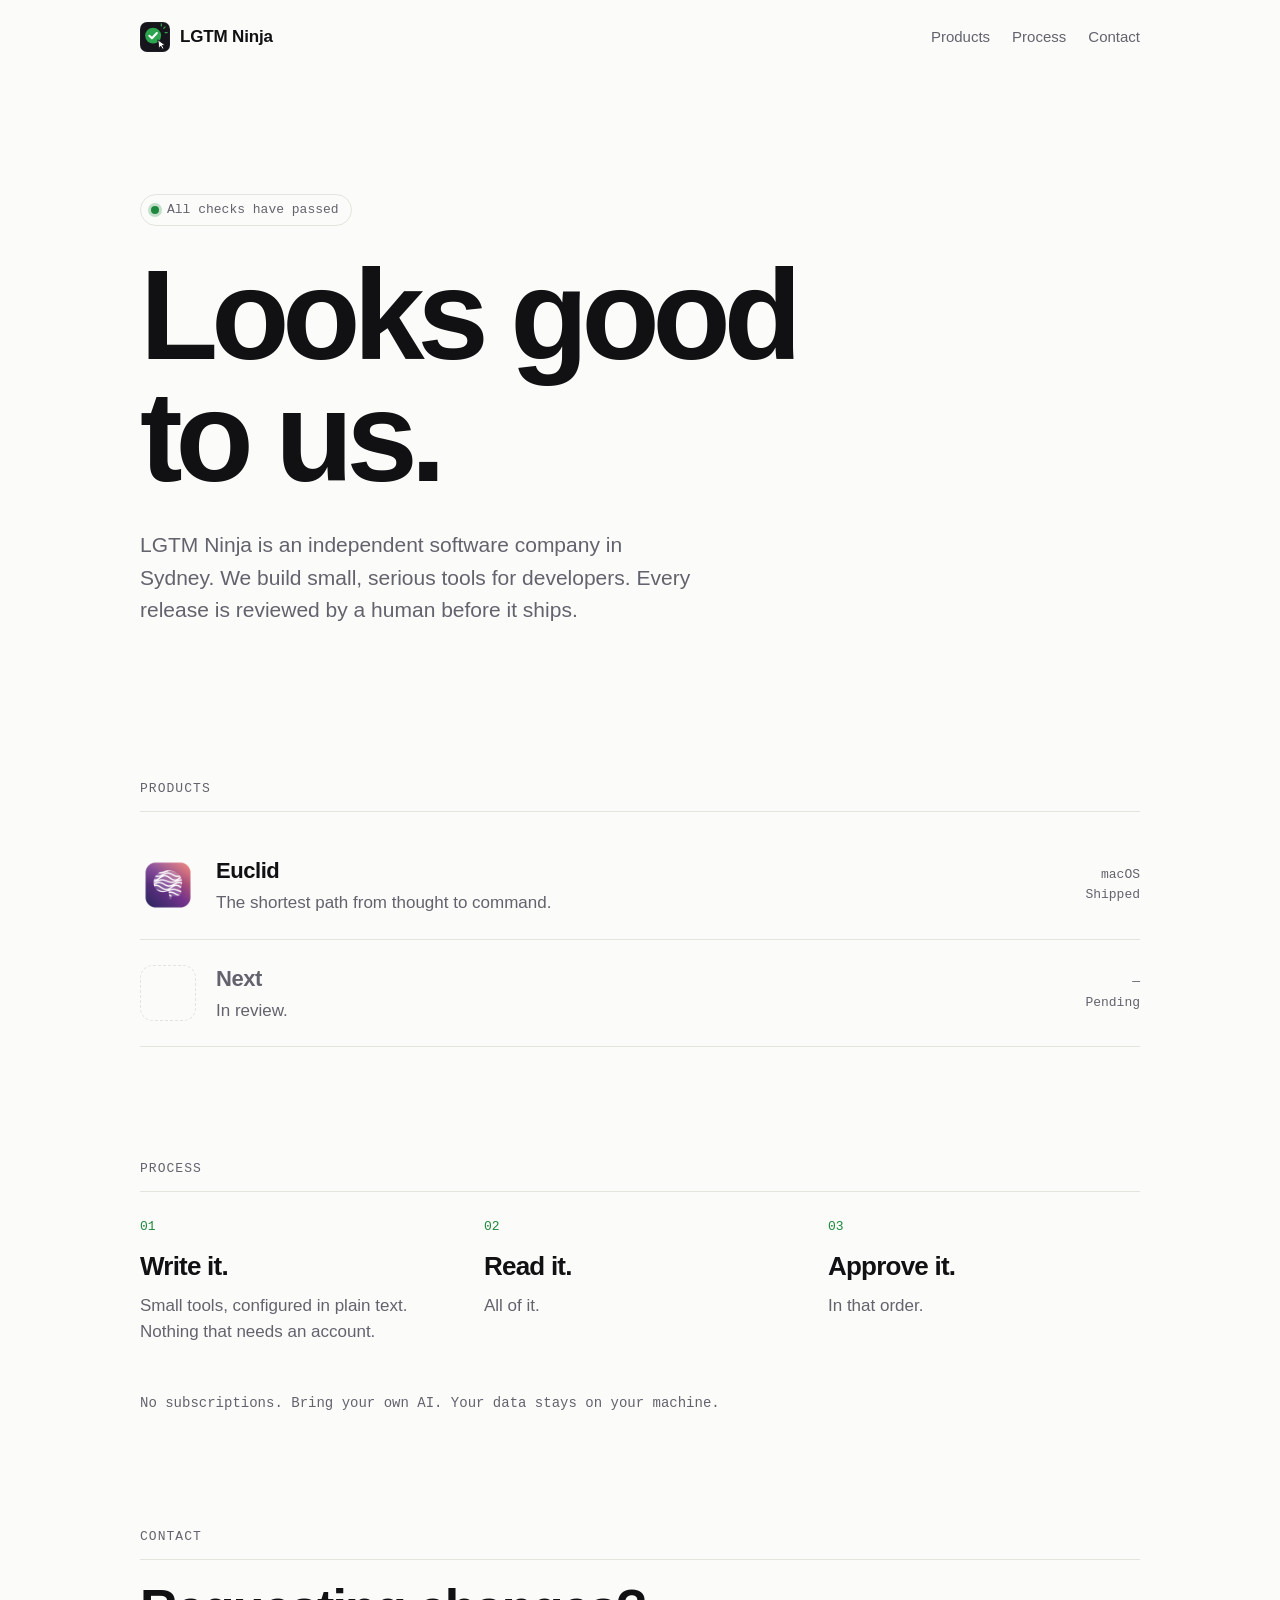
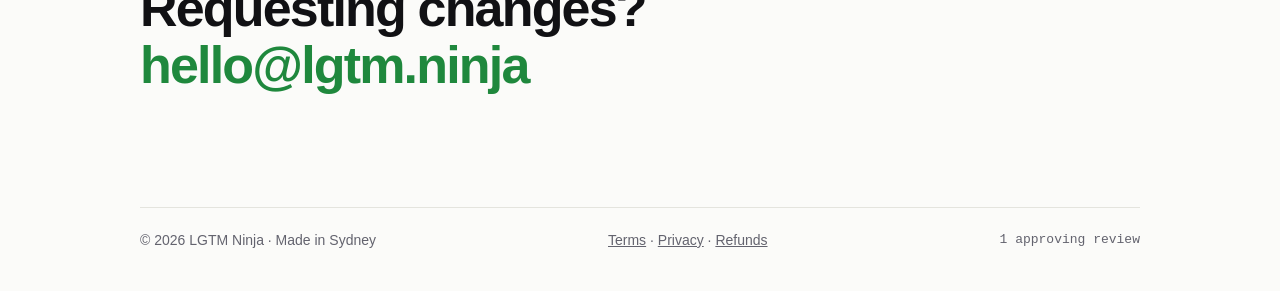
<file: index.html>
<!doctype html>
<html lang="en">
<head>
<meta charset="utf-8">
<meta name="viewport" content="width=device-width, initial-scale=1">
<title>LGTM Ninja</title>
<meta name="description" content="An independent software company in Sydney, building small, serious tools for developers. Makers of Euclid.">
<meta property="og:title" content="LGTM Ninja">
<meta property="og:description" content="Small, serious tools for developers. Made in Sydney. Makers of Euclid.">
<meta property="og:url" content="https://lgtm.ninja/">
<link rel="canonical" href="https://lgtm.ninja/">
<link rel="icon" href="logo.svg" type="image/svg+xml">
<link rel="stylesheet" href="style.css">
</head>
<body>
<div class="wrap">

  <nav>
    <a class="brand" href="/"><img src="logo.svg" alt=""><span>LGTM Ninja</span></a>
    <div class="links">
      <a href="#products">Products</a>
      <a href="#process">Process</a>
      <a href="#contact">Contact</a>
    </div>
  </nav>

  <header class="hero">
    <p class="status"><span class="dot"></span>All checks have passed</p>
    <h1>Looks good<br>to us.</h1>
    <p class="lead">LGTM Ninja is an independent software company in Sydney.
      We build small, serious tools for developers. Every release is reviewed by a human before it ships.</p>
  </header>

  <section id="products">
    <p class="label">Products</p>
    <a class="product" href="/euclid/">
      <img src="euclid.png" alt="">
      <div class="body">
        <h2>Euclid</h2>
        <p>The shortest path from thought to command.</p>
      </div>
      <p class="meta mono">macOS<br>Shipped</p>
    </a>
    <div class="product pending">
      <span class="ghost"></span>
      <div class="body">
        <h2>Next</h2>
        <p>In review.</p>
      </div>
      <p class="meta mono">—<br>Pending</p>
    </div>
  </section>

  <section id="process">
    <p class="label">Process</p>
    <ol class="steps">
      <li><span class="mono">01</span><h3>Write it.</h3><p>Small tools, configured in plain text. Nothing that needs an account.</p></li>
      <li><span class="mono">02</span><h3>Read it.</h3><p>All of it.</p></li>
      <li><span class="mono">03</span><h3>Approve it.</h3><p>In that order.</p></li>
    </ol>
    <p class="terms">No subscriptions. Bring your own AI. Your data stays on your machine.</p>
  </section>

  <section id="contact">
    <p class="label">Contact</p>
    <p class="big">Requesting changes?<br><a href="mailto:hello@lgtm.ninja">hello@lgtm.ninja</a></p>
  </section>

  <footer>
    <span>© 2026 LGTM Ninja · Made in Sydney</span>
    <span class="legal"><a href="/euclid/terms/">Terms</a> · <a href="/euclid/privacy/">Privacy</a> · <a href="/euclid/refunds/">Refunds</a></span>
    <span class="mono">1 approving review</span>
  </footer>

</div>
<script defer src="https://static.cloudflareinsights.com/beacon.min.js" data-cf-beacon='{"token": "153c6065866e4bef9595b3c0df2fc248"}'></script>
</body>
</html>
</file>
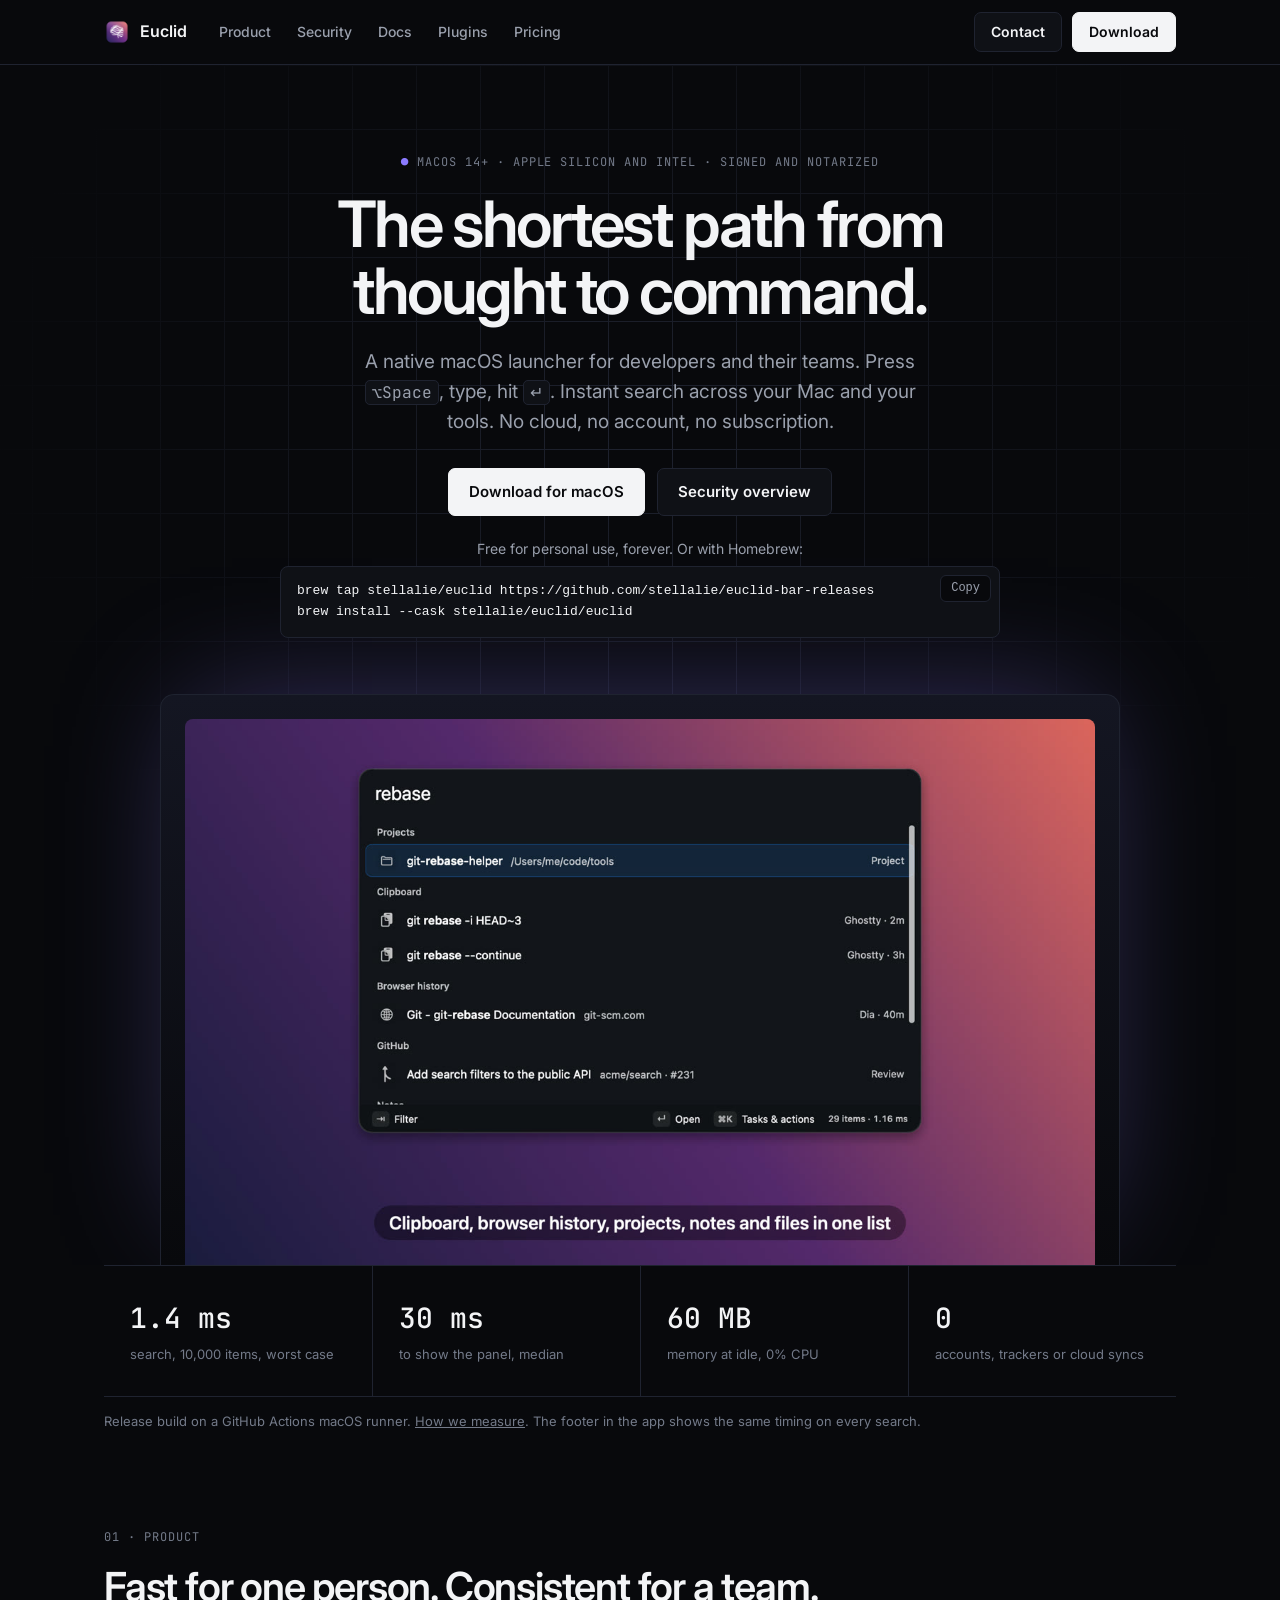
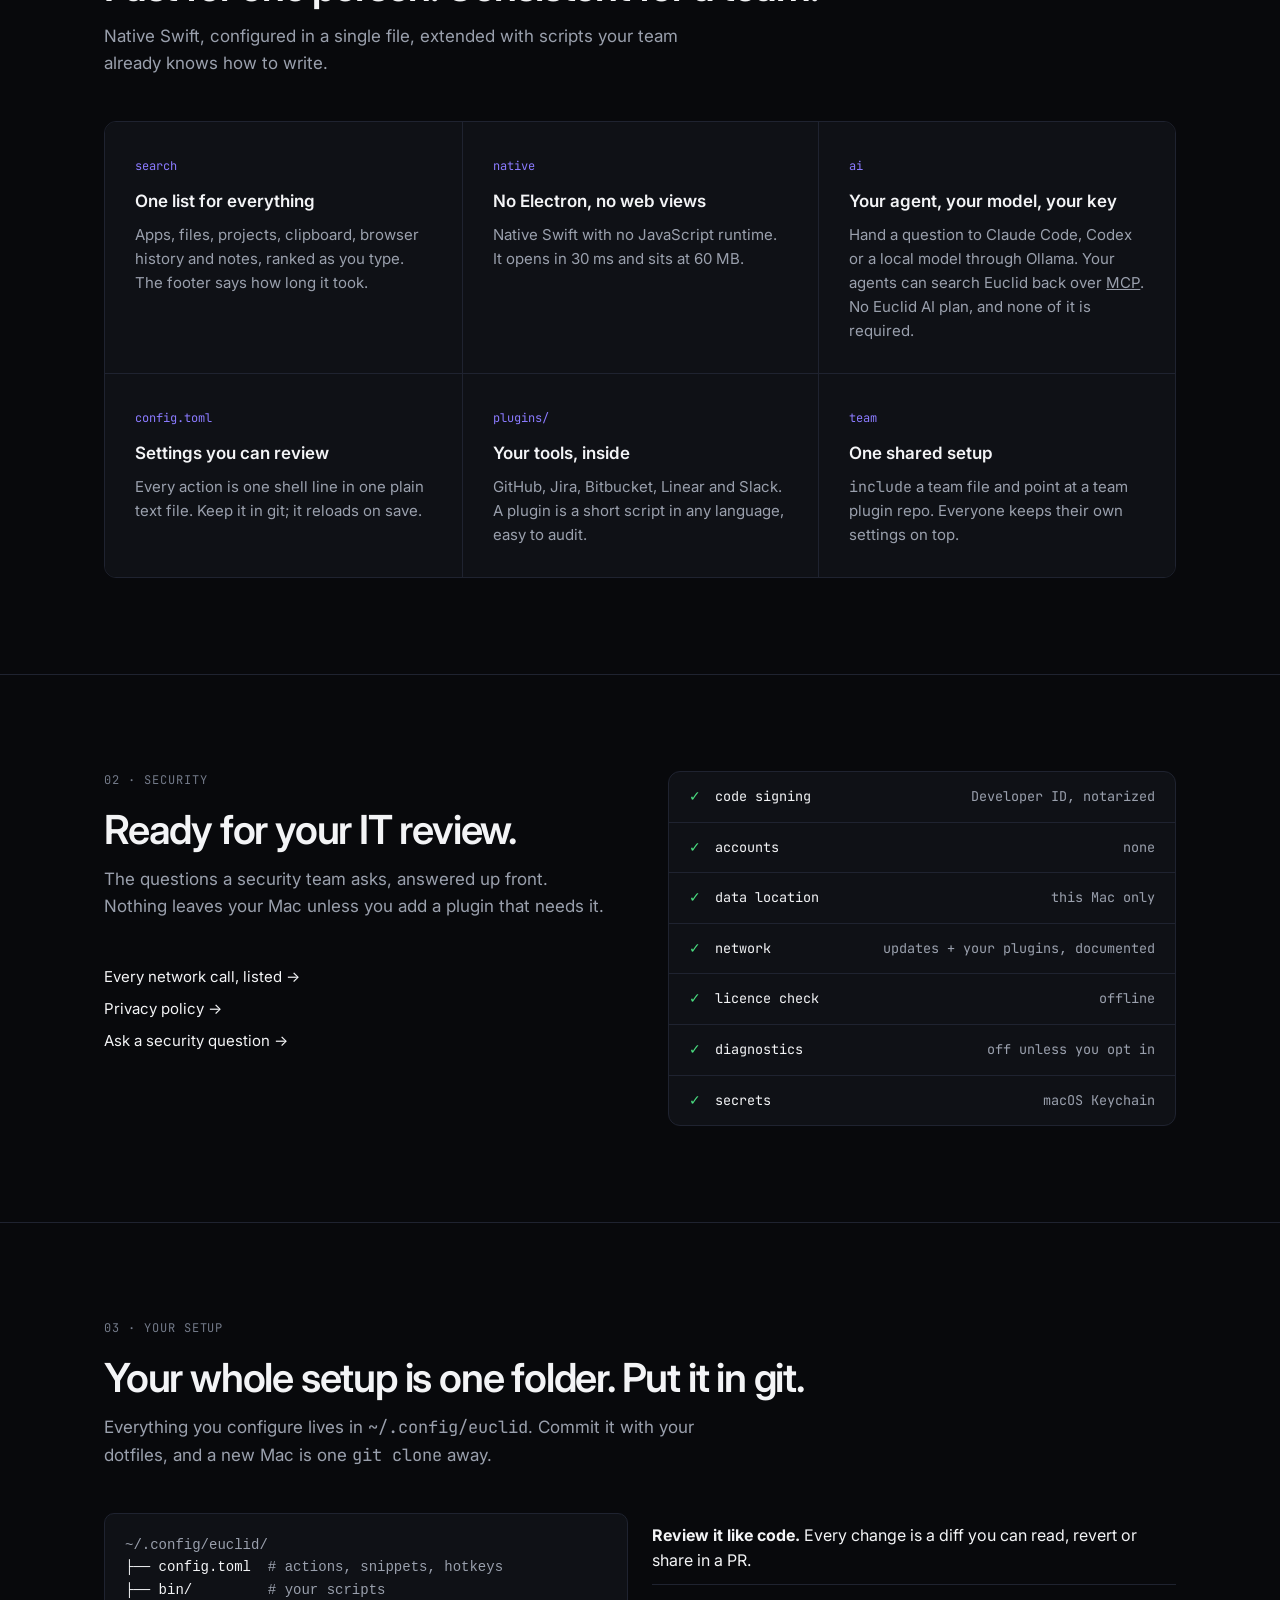
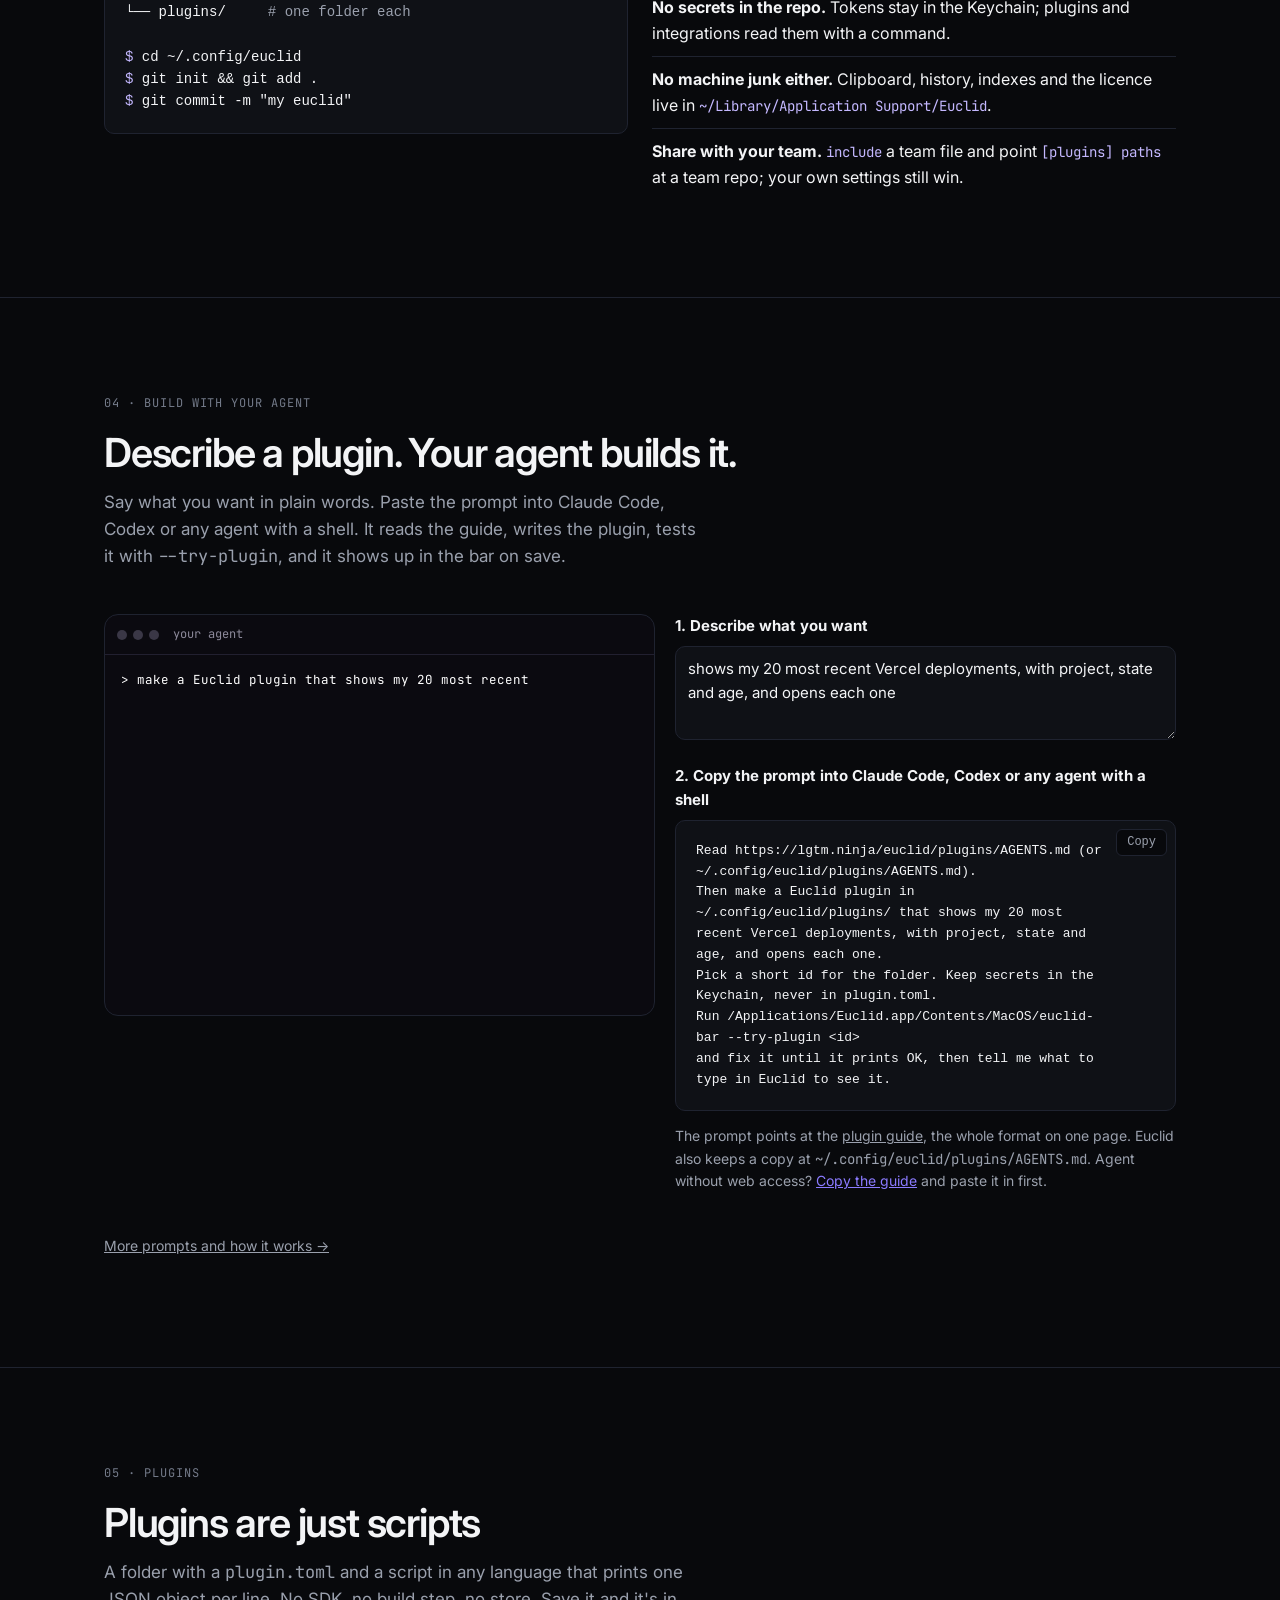
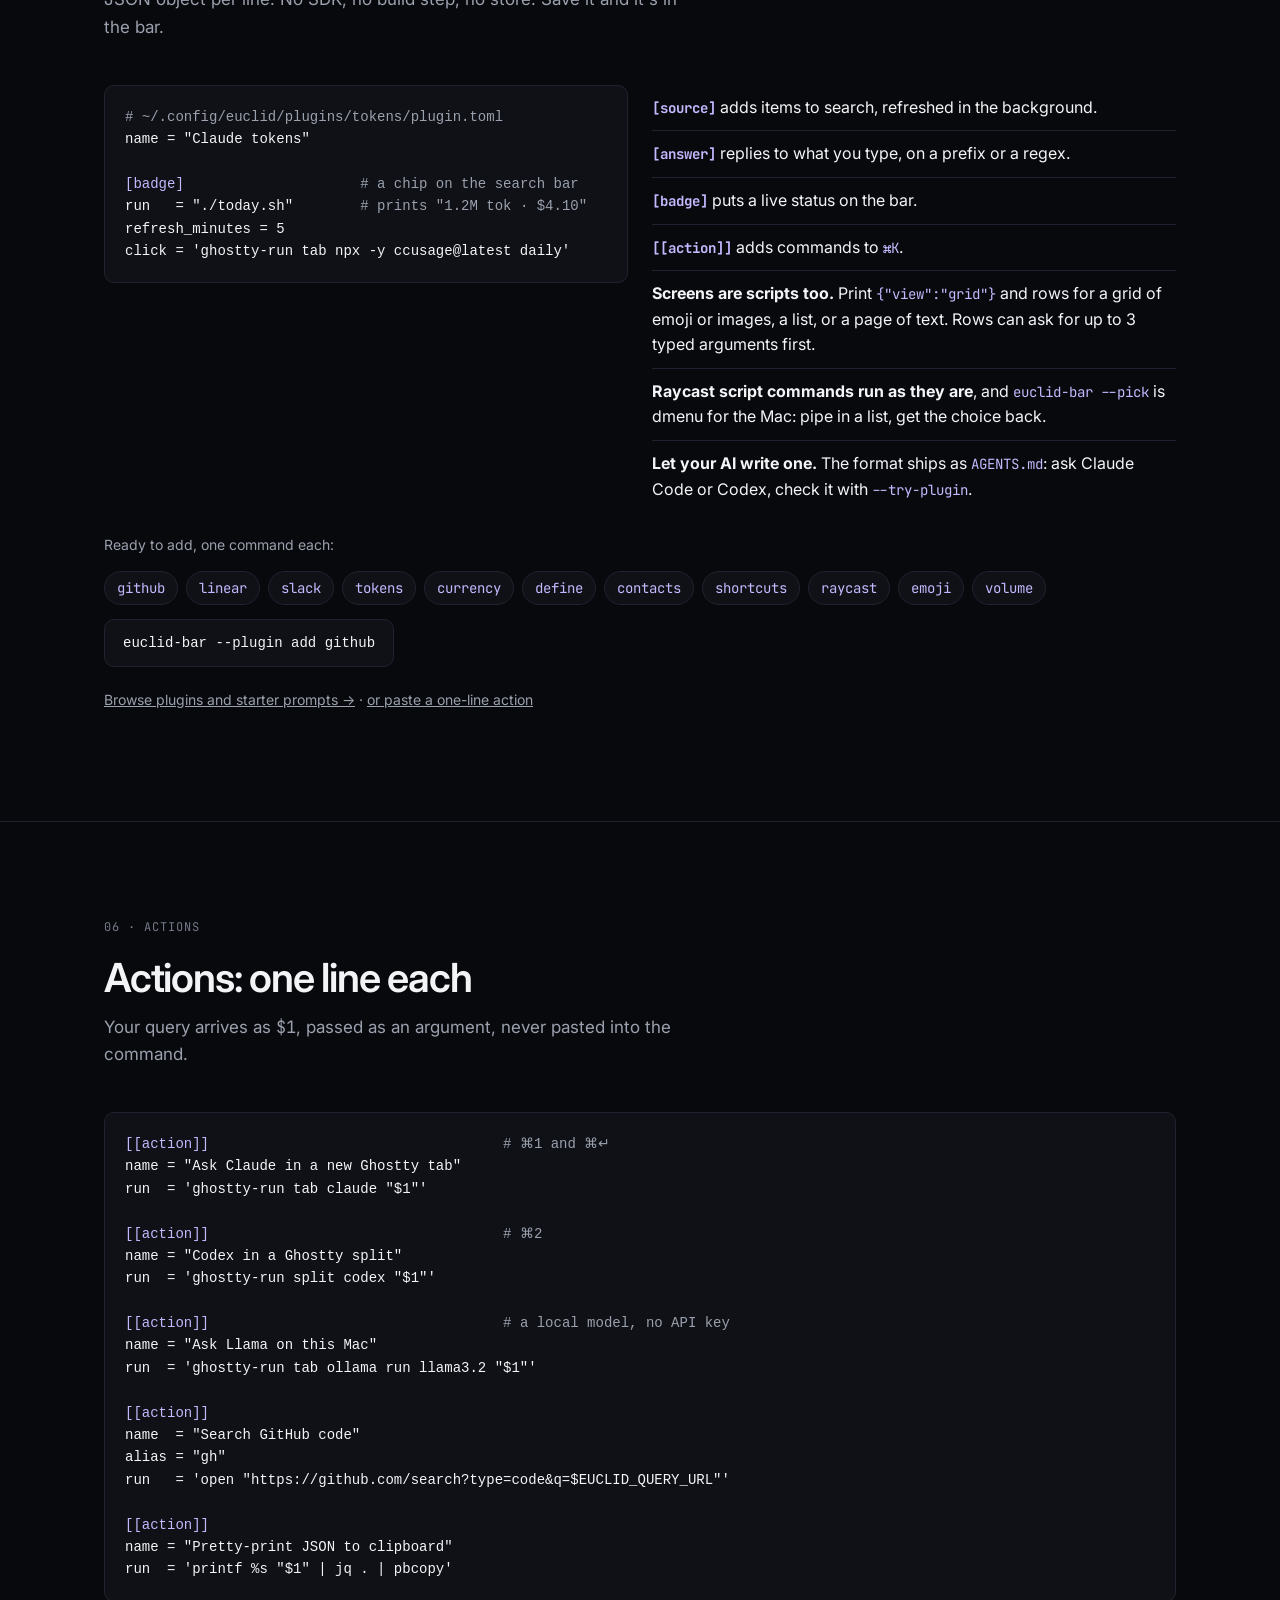
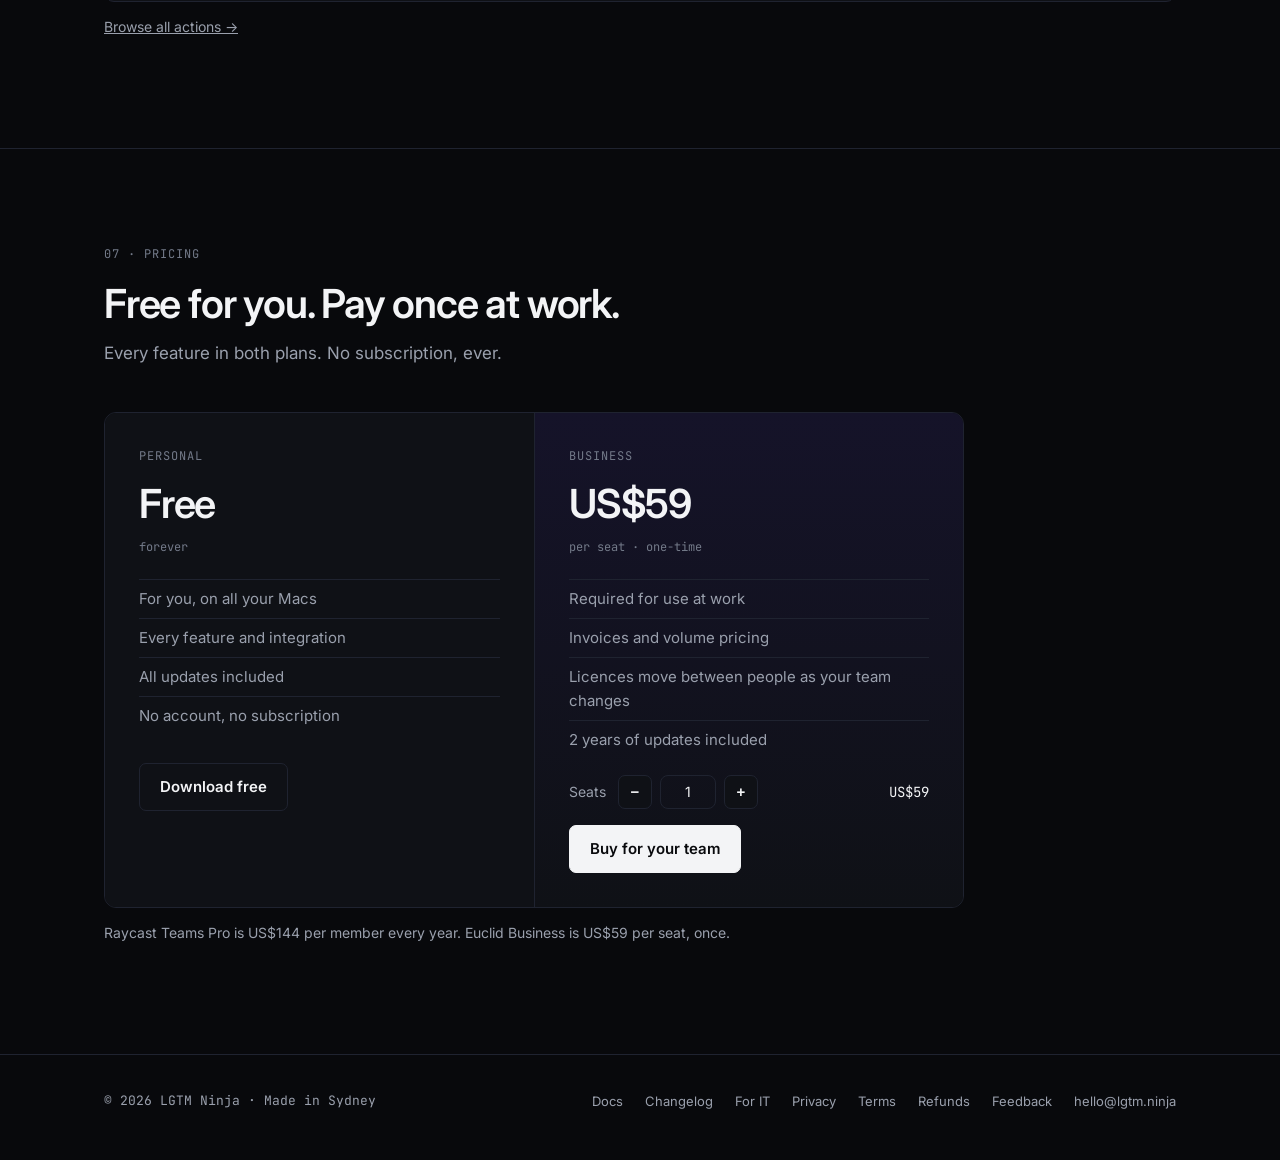
<file: euclid/index.html>
<!doctype html>
<html lang="en">
<head>
<meta charset="utf-8">
<meta name="viewport" content="width=device-width, initial-scale=1">
<title>Euclid: the shortest path from thought to command</title>
<meta name="description" content="A native macOS launcher for developers. Every action is a shell command in a TOML file. Searches 10,000 items in 1.4 ms, offline, with no AI lock-in. Private and local. Free for personal use, forever.">
<meta property="og:title" content="Euclid: the shortest path from thought to command">
<meta property="og:description" content="A native macOS launcher where every action is a shell command. 10,000 items searched in 1.4 ms, offline, free for personal use.">
<meta property="og:image" content="https://lgtm.ninja/euclid/poster.jpg">
<meta property="og:url" content="https://lgtm.ninja/euclid/">
<link rel="canonical" href="https://lgtm.ninja/euclid/">
<link rel="icon" href="icon.png">
<link rel="stylesheet" href="style.css">
</head>
<body class="home">

<nav class="top"><div class="wrap">
  <a class="brand" href="./"><img src="icon.png" alt=""><span>Euclid</span></a>
  <div class="links">
    <a href="#product">Product</a>
    <a href="#security">Security</a>
    <a href="docs/">Docs</a>
    <a href="plugins/">Plugins</a>
    <a href="#pricing">Pricing</a>
  </div>
  <div class="right">
    <a class="btn" href="mailto:hello@lgtm.ninja">Contact</a>
    <a class="btn primary" data-dmg href="https://github.com/stellalie/euclid-bar-releases/releases/latest">Download</a>
  </div>
</div></nav>

<header class="c-hero"><div class="wrap">
  <p class="label"><i>●</i> macOS 14+ · Apple Silicon and Intel · signed and notarized</p>
  <h1>The shortest path from thought to command.</h1>
  <p class="lead">A native macOS launcher for developers and their teams. Press <kbd>⌥Space</kbd>, type, hit <kbd>↵</kbd>.
    Instant search across your Mac and your tools. No cloud, no account, no subscription.</p>
  <div class="cta">
    <a class="btn primary" data-dmg href="https://github.com/stellalie/euclid-bar-releases/releases/latest">Download for macOS</a>
    <a class="btn" href="#security">Security overview</a>
  </div>
  <div class="install">
    <p class="fine">Free for personal use, forever. Or with Homebrew:</p>
    <pre class="prompt"><button class="copy" type="button">Copy</button>brew tap stellalie/euclid https://github.com/stellalie/euclid-bar-releases
brew install --cask stellalie/euclid/euclid</pre>
  </div>
  <div class="frame">
    <video src="demo.mp4" poster="poster.jpg" autoplay muted loop playsinline
           aria-label="Euclid finding an app by its initials, searching clipboard, history, projects, notes and files at once, previewing, filtering with tab, answering developer queries, sending a question to an AI agent, plugins, script views with typed arguments, changing settings through an AI chat, and themes"></video>
  </div>
</div></header>

<div class="wrap" id="numbers">
  <div class="metrics">
    <div><b>1.4 ms</b><span>search, 10,000 items, worst case</span></div>
    <div><b>30 ms</b><span>to show the panel, median</span></div>
    <div><b>60 MB</b><span>memory at idle, 0% CPU</span></div>
    <div><b>0</b><span>accounts, trackers or cloud syncs</span></div>
  </div>
  <p class="metrics-note">Release build on a GitHub Actions macOS runner.
    <a href="https://github.com/stellalie/euclid-bar-releases/blob/main/PERF.md">How we measure</a>.
    The footer in the app shows the same timing on every search.</p>
</div>

<section id="product"><div class="wrap" id="why">
  <p class="label">01 · Product</p>
  <h2>Fast for one person. Consistent for a team.</h2>
  <p class="sub">Native Swift, configured in a single file, extended with scripts your team already knows how to write.</p>
  <div class="cols">
    <div><span class="tagc">search</span><h3>One list for everything</h3><p>Apps, files, projects, clipboard, browser history and notes, ranked as you type. The footer says how long it took.</p></div>
    <div><span class="tagc">native</span><h3>No Electron, no web views</h3><p>Native Swift with no JavaScript runtime. It opens in 30 ms and sits at 60 MB.</p></div>
    <div><span class="tagc">ai</span><h3>Your agent, your model, your key</h3><p>Hand a question to Claude Code, Codex or a local model through Ollama. Your agents can search Euclid back over <a href="docs/#connect-agents">MCP</a>. No Euclid AI plan, and none of it is required.</p></div>
    <div><span class="tagc">config.toml</span><h3>Settings you can review</h3><p>Every action is one shell line in one plain text file. Keep it in git; it reloads on save.</p></div>
    <div><span class="tagc">plugins/</span><h3>Your tools, inside</h3><p>GitHub, Jira, Bitbucket, Linear and Slack. A plugin is a short script in any language, easy to audit.</p></div>
    <div><span class="tagc">team</span><h3>One shared setup</h3><p><code>include</code> a team file and point at a team plugin repo. Everyone keeps their own settings on top.</p></div>
  </div>
</div></section>

<section id="security"><div class="wrap sec">
  <div>
    <p class="label">02 · Security</p>
    <h2>Ready for your IT review.</h2>
    <p class="sub">The questions a security team asks, answered up front. Nothing leaves your Mac unless you add a plugin that needs it.</p>
    <div class="links">
      <a href="docs/#network">Every network call, listed →</a>
      <a href="privacy/">Privacy policy →</a>
      <a href="mailto:hello@lgtm.ninja?subject=Euclid%20security%20question">Ask a security question →</a>
    </div>
  </div>
  <div class="checks">
    <div><span class="ok">✓</span><span>code signing</span><span class="v">Developer ID, notarized</span></div>
    <div><span class="ok">✓</span><span>accounts</span><span class="v">none</span></div>
    <div><span class="ok">✓</span><span>data location</span><span class="v">this Mac only</span></div>
    <div><span class="ok">✓</span><span>network</span><span class="v">updates + your plugins, documented</span></div>
    <div><span class="ok">✓</span><span>licence check</span><span class="v">offline</span></div>
    <div><span class="ok">✓</span><span>diagnostics</span><span class="v">off unless you opt in</span></div>
    <div><span class="ok">✓</span><span>secrets</span><span class="v">macOS Keychain</span></div>
  </div>
</div></section>

<section id="folder"><div class="wrap">
    <p class="label">03 · Your setup</p>
    <h2>Your whole setup is one folder. Put it in git.</h2>
    <p class="sub">Everything you configure lives in <code>~/.config/euclid</code>. Commit it with your dotfiles, and a new Mac is one <code>git clone</code> away.</p>
    <div class="two">
      <pre><span class="c">~/.config/euclid/</span>
├── config.toml  <span class="c"># actions, snippets, hotkeys</span>
├── bin/         <span class="c"># your scripts</span>
└── plugins/     <span class="c"># one folder each</span>

<span class="k">$</span> cd ~/.config/euclid
<span class="k">$</span> git init &amp;&amp; git add .
<span class="k">$</span> git commit -m "my euclid"</pre>
      <ul class="plain">
        <li><b>Review it like code.</b> Every change is a diff you can read, revert or share in a PR.</li>
        <li><b>No secrets in the repo.</b> Tokens stay in the Keychain; plugins and integrations read them with a command.</li>
        <li><b>No machine junk either.</b> Clipboard, history, indexes and the licence live in <code>~/Library/Application Support/Euclid</code>.</li>
        <li><b>Share with your team.</b> <code>include</code> a team file and point <code>[plugins] paths</code> at a team repo; your own settings still win.</li>
      </ul>
    </div>
</div></section>

<section id="agent"><div class="wrap">
    <p class="label">04 · Build with your agent</p>
    <h2>Describe a plugin. Your agent builds it.</h2>
    <p class="sub">Say what you want in plain words. Paste the prompt into Claude Code, Codex or any agent with a shell.
      It reads the guide, writes the plugin, tests it with <code>--try-plugin</code>, and it shows up in the bar on save.</p>
    <div class="builder">
      <div class="agentdemo" aria-label="Illustration: an agent builds a Vercel plugin" role="img">
        <div class="bar"><i></i><i></i><i></i><span>your agent</span></div>
        <div class="screen" id="agentScreen"></div>
      </div>
      <div class="ask">
        <h3>1. Describe what you want</h3>
        <textarea id="want" rows="3" spellcheck="false">shows my 20 most recent Vercel deployments, with project, state and age, and opens each one</textarea>
        <h3>2. Copy the prompt into Claude Code, Codex or any agent with a shell</h3>
        <pre class="prompt" id="promptOut"><button class="copy" type="button">Copy</button></pre>
        <p class="fine">The prompt points at the <a href="plugins/AGENTS.md">plugin guide</a>, the whole format on one page.
          Euclid also keeps a copy at <code>~/.config/euclid/plugins/AGENTS.md</code>.
          Agent without web access? <button type="button" class="linkish" id="copyGuide">Copy the guide</button> and paste it in first.</p>
      </div>
    </div>

    <p class="fine"><a href="plugins/#vibe">More prompts and how it works →</a></p>
</div></section>

<section id="plugins"><div class="wrap">
    <p class="label">05 · Plugins</p>
    <h2>Plugins are just scripts</h2>
    <p class="sub">A folder with a <code>plugin.toml</code> and a script in any language that prints one JSON object per line.
      No SDK, no build step, no store. Save it and it's in the bar.</p>
    <div class="two">
      <pre><span class="c"># ~/.config/euclid/plugins/tokens/plugin.toml</span>
name = "Claude tokens"

<span class="k">[badge]</span>                     <span class="c"># a chip on the search bar</span>
run   = "./today.sh"        <span class="c"># prints "1.2M tok · $4.10"</span>
refresh_minutes = 5
click = 'ghostty-run tab npx -y ccusage@latest daily'</pre>
      <ul class="plain">
        <li><b><code>[source]</code></b> adds items to search, refreshed in the background.</li>
        <li><b><code>[answer]</code></b> replies to what you type, on a prefix or a regex.</li>
        <li><b><code>[badge]</code></b> puts a live status on the bar.</li>
        <li><b><code>[[action]]</code></b> adds commands to <code>⌘K</code>.</li>
        <li><b>Screens are scripts too.</b> Print <code>{"view":"grid"}</code> and rows for a grid of emoji or images, a list, or a page of text. Rows can ask for up to 3 typed arguments first.</li>
        <li><b>Raycast script commands run as they are</b>, and <code>euclid-bar --pick</code> is dmenu for the Mac: pipe in a list, get the choice back.</li>
        <li><b>Let your AI write one.</b> The format ships as <code>AGENTS.md</code>: ask Claude Code or Codex, check it with <code>--try-plugin</code>.</li>
      </ul>
    </div>
    <p class="fine" style="margin-top:22px">Ready to add, one command each:</p>
    <div class="chips">
      <code>github</code><code>linear</code><code>slack</code><code>tokens</code><code>currency</code><code>define</code><code>contacts</code><code>shortcuts</code><code>raycast</code><code>emoji</code><code>volume</code>
    </div>
    <pre class="oneline">euclid-bar --plugin add github</pre>
    <p class="fine"><a href="plugins/">Browse plugins and starter prompts →</a> · <a href="plugins/#actions">or paste a one-line action</a></p>
</div></section>

<section id="recipes"><div class="wrap">
    <p class="label">06 · Actions</p>
    <h2>Actions: one line each</h2>
    <p class="sub">Your query arrives as <code>$1</code>, passed as an argument, never pasted into the command.</p>
    <pre><span class="k">[[action]]</span>                                   <span class="c"># ⌘1 and ⌘↵</span>
name = "Ask Claude in a new Ghostty tab"
run  = 'ghostty-run tab claude "$1"'

<span class="k">[[action]]</span>                                   <span class="c"># ⌘2</span>
name = "Codex in a Ghostty split"
run  = 'ghostty-run split codex "$1"'

<span class="k">[[action]]</span>                                   <span class="c"># a local model, no API key</span>
name = "Ask Llama on this Mac"
run  = 'ghostty-run tab ollama run llama3.2 "$1"'

<span class="k">[[action]]</span>
name  = "Search GitHub code"
alias = "gh"
run   = 'open "https://github.com/search?type=code&amp;q=$EUCLID_QUERY_URL"'

<span class="k">[[action]]</span>
name = "Pretty-print JSON to clipboard"
run  = 'printf %s "$1" | jq . | pbcopy'</pre>
    <p class="fine"><a href="plugins/#actions">Browse all actions →</a></p>
</div></section>

<section id="pricing"><div class="wrap">
  <p class="label">07 · Pricing</p>
  <h2>Free for you. Pay once at work.</h2>
  <p class="sub">Every feature in both plans. No subscription, ever.</p>
  <div class="plans">
    <div class="plan"><p class="label">Personal</p><div class="amount">Free</div><div class="per">forever</div>
      <ul><li>For you, on all your Macs</li><li>Every feature and integration</li><li>All updates included</li><li>No account, no subscription</li></ul>
      <a class="btn" data-dmg href="https://github.com/stellalie/euclid-bar-releases/releases/latest">Download free</a></div>
    <div class="plan"><p class="label">Business</p><div class="amount">US$59</div><div class="per">per seat · one-time</div>
      <ul><li>Required for use at work</li><li>Invoices and volume pricing</li><li>Licences move between people as your team changes</li><li>2 years of updates included</li></ul>
      <div class="seats"><label for="seats">Seats</label>
        <button type="button" class="btn" data-seat="-1" aria-label="One fewer seat">−</button>
        <input id="seats" type="number" inputmode="numeric" min="1" max="999" value="1">
        <button type="button" class="btn" data-seat="1" aria-label="One more seat">+</button>
        <span class="total" id="seatTotal" aria-live="polite">US$59</span></div>
      <a class="btn primary" href="#buy" data-price="business">Buy for your team</a></div>
  </div>
  <p class="fine">Raycast Teams Pro is US$144 per member every year. Euclid Business is US$59 per seat, once.</p>
</div></section>

<footer class="bottom"><div class="wrap">
  <span class="co">© 2026 <a href="https://lgtm.ninja/">LGTM Ninja</a> · Made in Sydney</span>
  <a href="docs/">Docs</a>
  <a href="changelog/">Changelog</a>
  <a href="it/">For IT</a>
  <a href="privacy/">Privacy</a>
  <a href="terms/">Terms</a>
  <a href="refunds/">Refunds</a>
  <a href="feedback/">Feedback</a>
  <a href="mailto:hello@lgtm.ninja">hello@lgtm.ninja</a>
</div></footer>

<script src="https://cdn.paddle.com/paddle/v2/paddle.js"></script>
<script>
  // Paddle Billing checkout. The client-side token is public by design.
  const PADDLE_TOKEN = "live_b1f5a0628a20120e4504ea40e52";
  const PRICES = {
    personal: { priceId: "pri_01m5q75xfm3ptqwwj80e6spnb9", quantity: 1 },
    business: { priceId: "pri_01m5q73hw0zjq6vn24z020nwmd", quantity: 1 },
  };
  // After a purchase, the thank-you page fetches the licence key for the order.
  if (PADDLE_TOKEN && window.Paddle) Paddle.Initialize({
    token: PADDLE_TOKEN,
    eventCallback: (e) => {
      if (e.name === "checkout.completed" && e.data?.transaction_id) {
        setTimeout(() => (location.href = "thanks/?txn=" + e.data.transaction_id), 1500);
      }
    },
  });
  for (const b of document.querySelectorAll("[data-price]")) {
    b.addEventListener("click", (e) => {
      e.preventDefault();
      if (!PADDLE_TOKEN || !window.Paddle) { location.href = "mailto:hello@lgtm.ninja?subject=Buying%20Euclid"; return; }
      const item = { ...PRICES[b.dataset.price] };
      if (b.dataset.price === "business") item.quantity = seatCount();
      Paddle.Checkout.open({ items: [item] });
    });
  }
  // Business seat picker: one checkout for the whole team.
  const seatInput = document.getElementById("seats");
  const seatCount = () => Math.min(999, Math.max(1, parseInt(seatInput.value, 10) || 1));
  const showTotal = () => (document.getElementById("seatTotal").textContent = "US$" + (59 * seatCount()).toLocaleString("en-US"));
  seatInput.addEventListener("input", showTotal);
  seatInput.addEventListener("change", () => { seatInput.value = seatCount(); showTotal(); });
  for (const b of document.querySelectorAll("[data-seat]")) b.addEventListener("click", () => {
    seatInput.value = seatCount() + Number(b.dataset.seat); seatInput.value = seatCount(); showTotal();
  });
</script>
<script>
  // Download buttons fetch the DMG itself, not GitHub's release page (whose "Source code" zips
  // are a trap for anyone new). Falls back to the release page if GitHub can't be reached.
  fetch('https://api.github.com/repos/stellalie/euclid-bar-releases/releases/latest')
    .then((r) => (r.ok ? r.json() : null))
    .then((rel) => {
      const dmg = rel && rel.assets.find((a) => a.name.endsWith('.dmg'));
      if (dmg) for (const a of document.querySelectorAll('a[data-dmg]')) a.href = dmg.browser_download_url;
    })
    .catch(() => {});
</script>
<script>
  for (const b of document.querySelectorAll('.copy')) {
    b.addEventListener('click', async () => {
      const text = b.parentElement.textContent.replace(/^Copy(ed)?/, '');
      try { await navigator.clipboard.writeText(text); b.textContent = 'Copied'; } catch { b.textContent = 'Select + ⌘C'; }
      setTimeout(() => (b.textContent = 'Copy'), 1500);
    });
  }
</script>
<script>
  // Prompt builder: what you want → a prompt for your agent.
  const want = document.getElementById('want'), out = document.getElementById('promptOut');
  const copyBtn = out.querySelector('.copy');
  function prompt() {
    const w = want.value.trim().replace(/\.$/, '') || 'does what I describe';
    return `Read https://lgtm.ninja/euclid/plugins/AGENTS.md (or ~/.config/euclid/plugins/AGENTS.md).
Then make a Euclid plugin in ~/.config/euclid/plugins/ that ${w}.
Pick a short id for the folder. Keep secrets in the Keychain, never in plugin.toml.
Run /Applications/Euclid.app/Contents/MacOS/euclid-bar --try-plugin <id>
and fix it until it prints OK, then tell me what to type in Euclid to see it.`;
  }
  function render() { out.textContent = ''; out.append(copyBtn, prompt()); }
  want.addEventListener('input', render); render();
  document.getElementById('copyGuide').addEventListener('click', async (e) => {
    try { await navigator.clipboard.writeText(await (await fetch('plugins/AGENTS.md')).text()); e.target.textContent = 'Copied the guide'; }
    catch { location.href = 'plugins/AGENTS.md'; }
  });

  // The agent demo: a scripted illustration, typed out line by line.
  const screen = document.getElementById('agentScreen');
  const script = [
    ['you', '> make a Euclid plugin that shows my 20 most recent Vercel deployments'],
    ['dim', '  Reading lgtm.ninja/euclid/plugins/AGENTS.md'],
    ['ok',  '  ✓ Wrote ~/.config/euclid/plugins/vercel/plugin.toml'],
    ['code','      [source]  run = "./items.sh"  refresh_minutes = 5'],
    ['ok',  '  ✓ Wrote items.sh  (vercel ls --json | jq → one row per deploy)'],
    ['dim', '  $ euclid-bar --try-plugin vercel'],
    ['err', '    items.sh: jq: error: null (null) has no keys'],
    ['dim', '  Fixing: deployments live under .deployments'],
    ['dim', '  $ euclid-bar --try-plugin vercel'],
    ['ok',  '    OK · source: 20 rows in 0.41 s'],
    ['done','  Done. Open Euclid (⌥Space) and type "deploy".'],
    ['bar', ''],
  ];
  const reduce = matchMedia('(prefers-reduced-motion: reduce)').matches;
  async function play() {
    screen.textContent = '';
    for (const [kind, text] of script) {
      const line = document.createElement('div');
      line.className = 'l ' + kind;
      screen.append(line);
      if (kind === 'bar') {
        line.innerHTML = '<div class="mini"><div class="q">deploy<span class="caret"></span></div>'
          + '<div class="r sel"><b>web</b> · Ready · 3m ago<span>Vercel</span></div>'
          + '<div class="r"><b>docs</b> · Building · 1m ago<span>Vercel</span></div>'
          + '<div class="r"><b>api</b> · Error · 12m ago<span>Vercel</span></div></div>';
        continue;
      }
      if (reduce || kind !== 'you') { line.textContent = text; await wait(reduce ? 0 : 420); continue; }
      for (let i = 1; i <= text.length; i++) { line.textContent = text.slice(0, i); await wait(18); }
      await wait(400);
    }
    if (!reduce) { await wait(5000); play(); }
  }
  const wait = (ms) => new Promise((r) => setTimeout(r, ms));
  new IntersectionObserver((es, o) => { if (es[0].isIntersecting) { o.disconnect(); play(); } }).observe(screen);
</script>
<script>
  // Clips play only while on screen.
  const clipObserver = new IntersectionObserver((entries) => {
    for (const e of entries) e.isIntersecting ? e.target.play().catch(() => {}) : e.target.pause();
  }, { threshold: 0.4 });
  if (!matchMedia('(prefers-reduced-motion: reduce)').matches)
    for (const v of document.querySelectorAll('video.clip')) clipObserver.observe(v);
</script>
<!-- Cloudflare Web Analytics: cookie-free page views -->
<script defer src="https://static.cloudflareinsights.com/beacon.min.js" data-cf-beacon='{"token": "153c6065866e4bef9595b3c0df2fc248"}'></script>
</body>
</html>
</file>
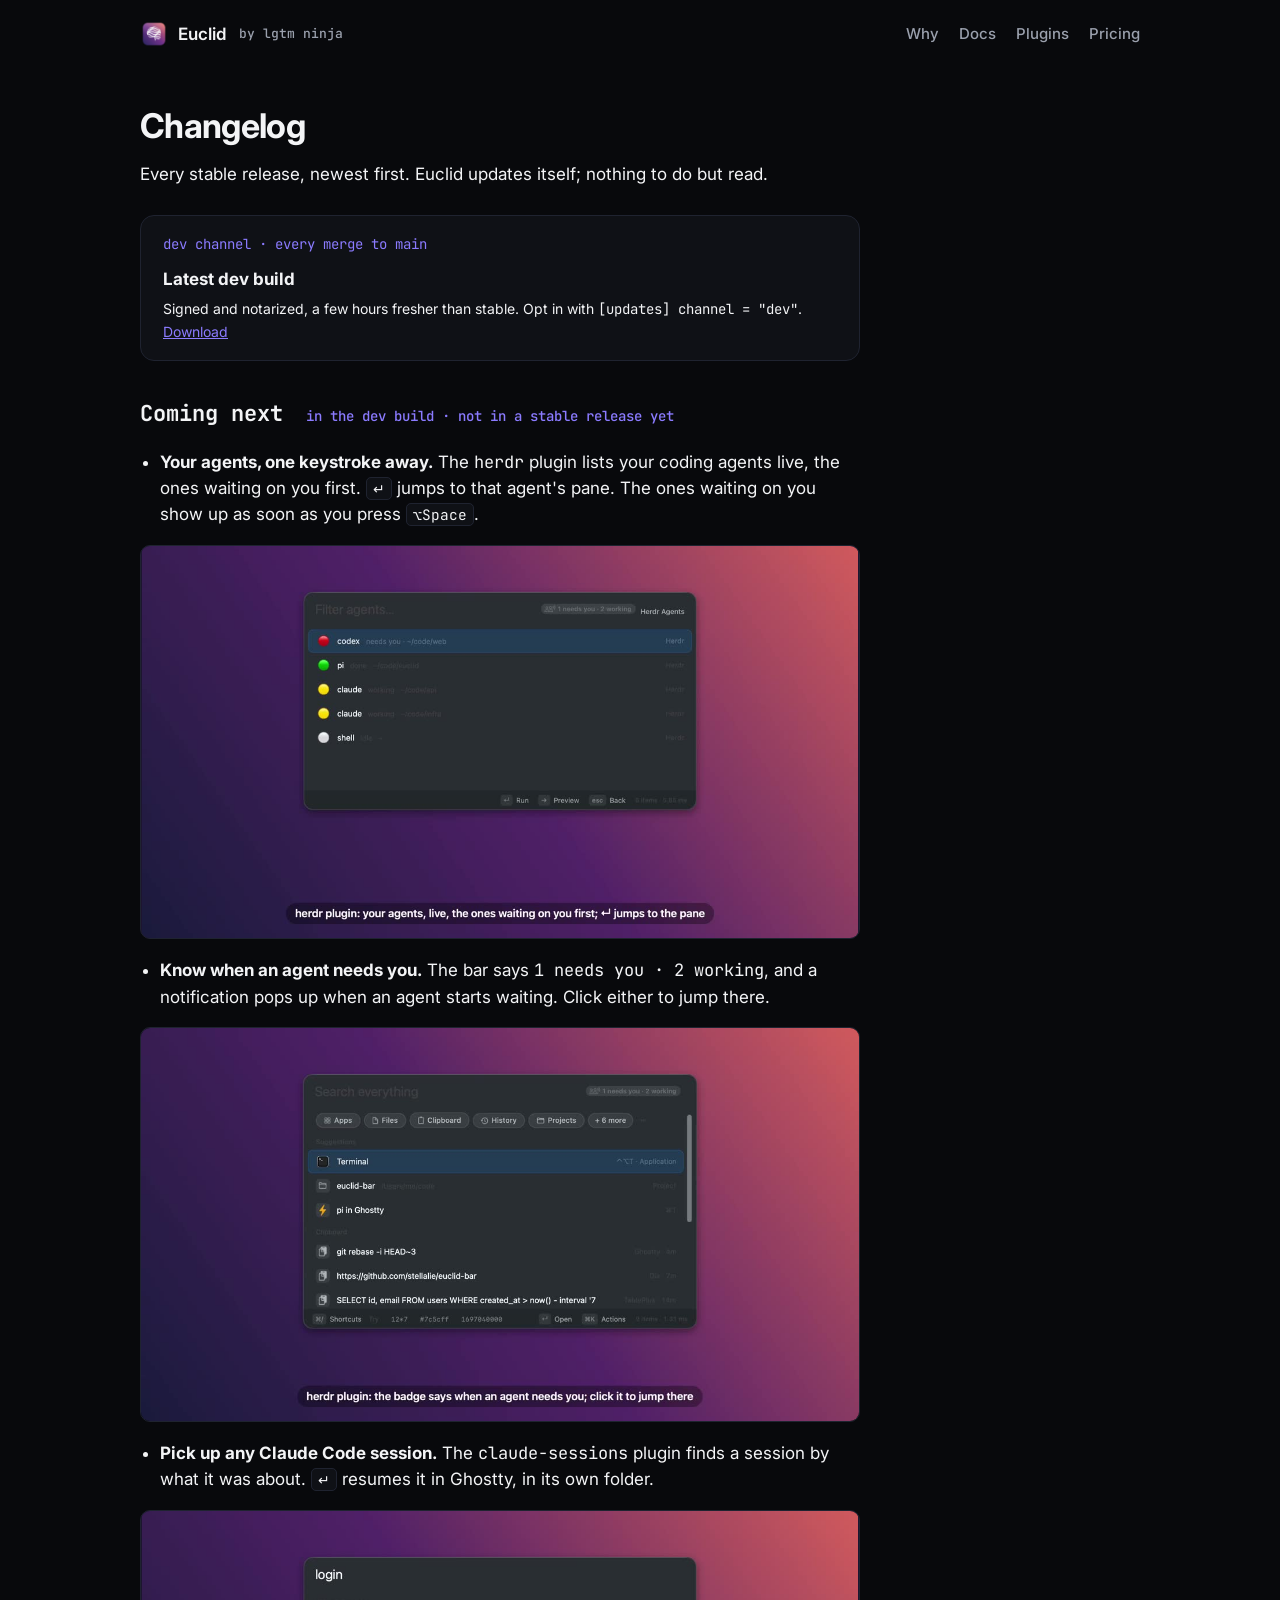
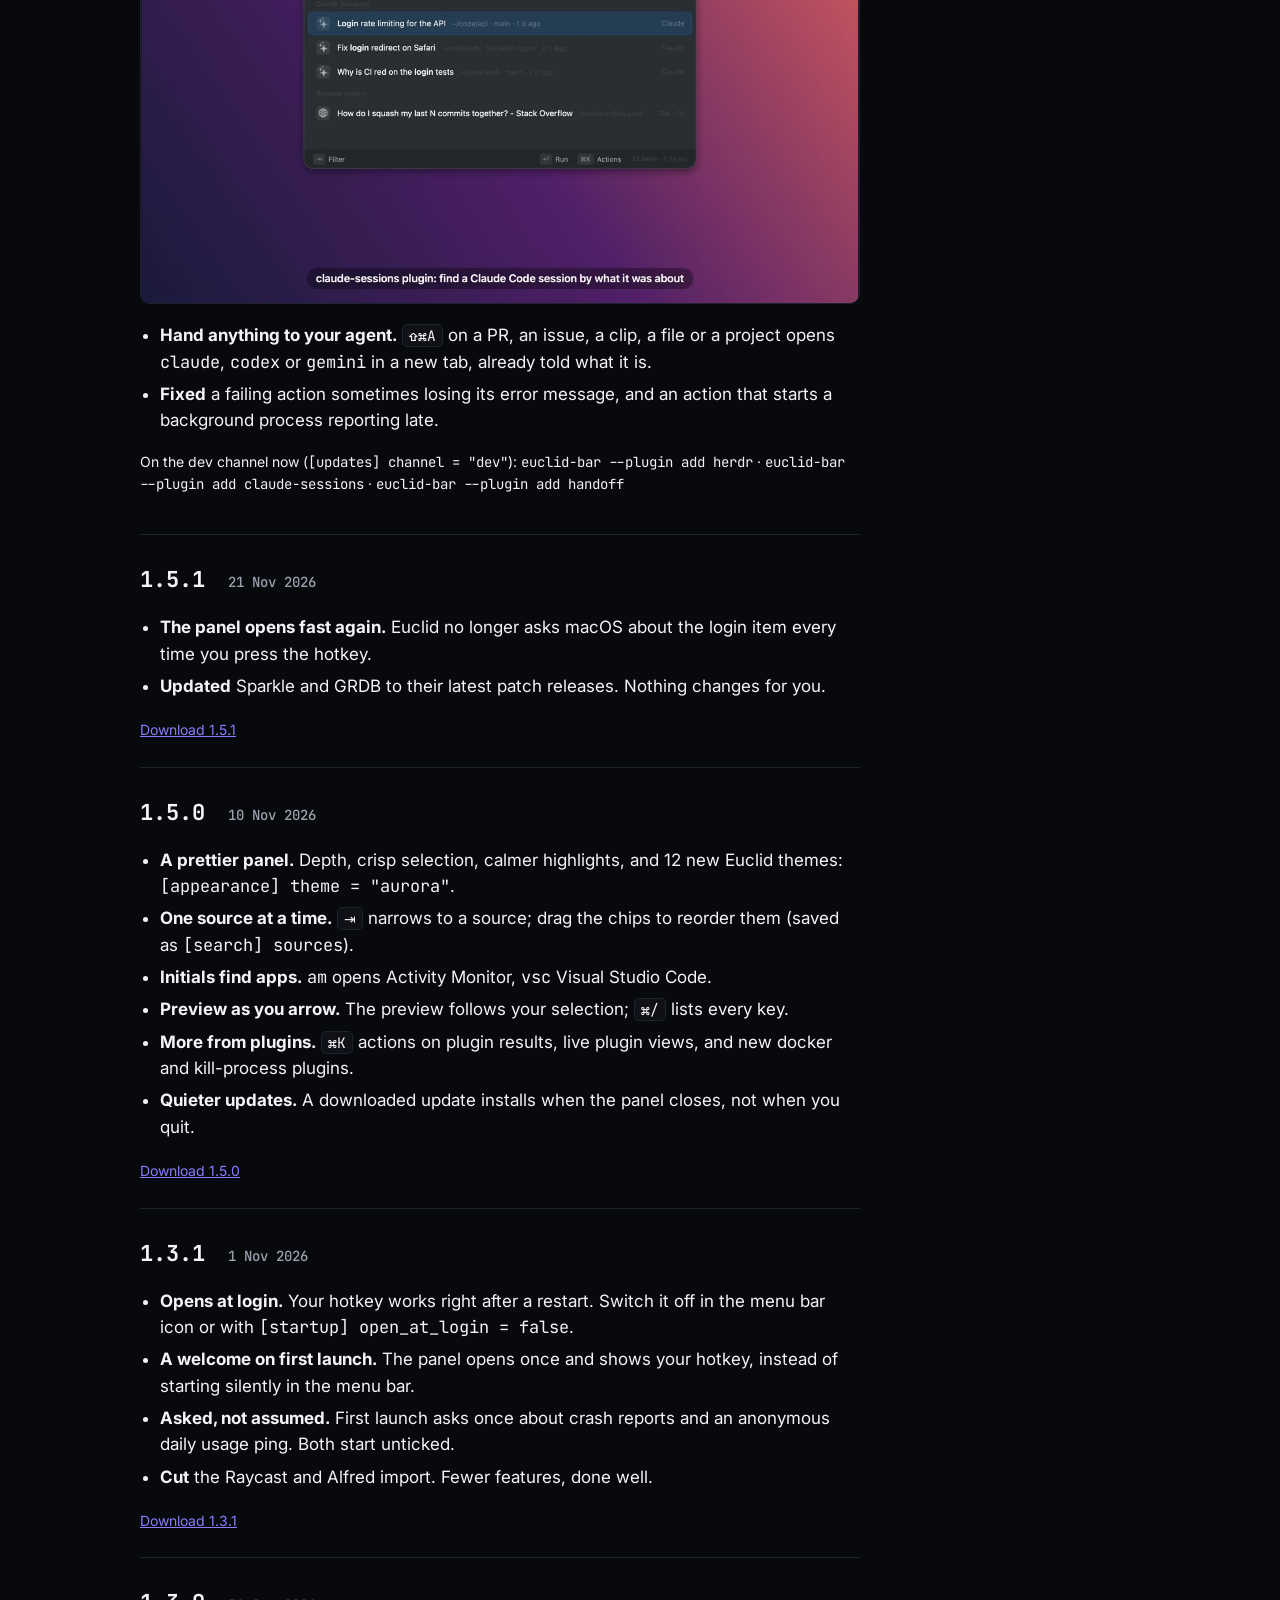
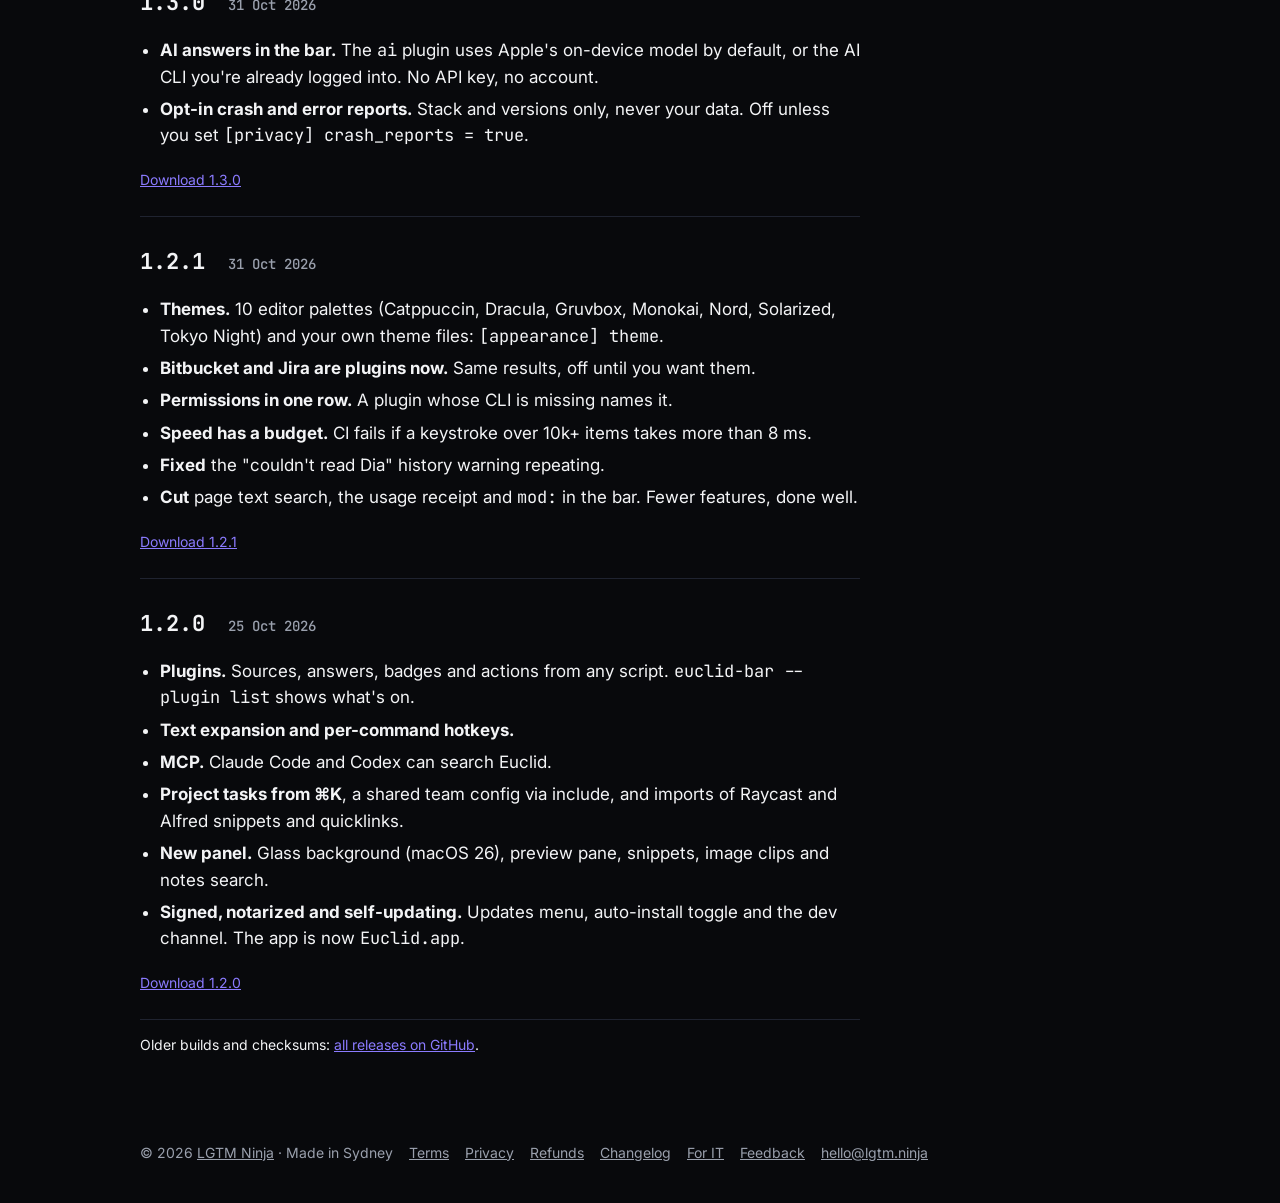
<file: euclid/changelog/index.html>
<!doctype html>
<html lang="en">
<head>
<meta charset="utf-8">
<meta name="viewport" content="width=device-width, initial-scale=1">
<title>Changelog · Euclid</title>
<meta name="description" content="What changed in each Euclid release, plus the latest dev build.">
<link rel="canonical" href="https://lgtm.ninja/euclid/changelog/">
<link rel="icon" href="../icon.png">
<link rel="stylesheet" href="../style.css">
</head>
<body>
<div class="wrap">
  <nav>
    <a href="../" style="display:flex;align-items:center;gap:10px;text-decoration:none"><img src="../icon.png" alt=""><span>Euclid</span></a>
    <a class="maker" href="https://lgtm.ninja/">by lgtm ninja</a>
    <div class="links">
      <a href="../#why">Why</a>
      <a href="../docs/">Docs</a>
      <a href="../plugins/">Plugins</a>
      <a href="../#pricing">Pricing</a>
    </div>
  </nav>

  <article class="legal changelog">
    <h2>Changelog</h2>
    <p class="sub">Every stable release, newest first. Euclid updates itself; nothing to do but read.</p>

    <div class="devbuild" id="dev">
      <div class="num">dev channel · every merge to main</div>
      <p><b id="dev-name">Latest dev build</b> <span id="dev-meta"></span></p>
      <p class="fine">Signed and notarized, a few hours fresher than stable. Opt in with
        <code>[updates] channel = "dev"</code>. <a id="dev-link" href="https://github.com/stellalie/euclid-bar-releases/releases/tag/dev">Download</a></p>
    </div>

    <section class="rel next" id="next">
      <h3>Coming next <span>in the dev build · not in a stable release yet</span></h3>
      <ul>
        <li><b>Your agents, one keystroke away.</b> The <code>herdr</code> plugin lists your coding agents live, the ones waiting on you first. <kbd>↵</kbd> jumps to that agent's pane. The ones waiting on you show up as soon as you press <kbd>⌥Space</kbd>.</li>
      </ul>
      <video class="clip" src="../clips/live-herdr.mp4" poster="../clips/live-herdr.jpg" muted loop playsinline preload="none" aria-label="herdr agents in the Euclid panel, the one that needs you first"></video>
      <ul>
        <li><b>Know when an agent needs you.</b> The bar says <code>1 needs you · 2 working</code>, and a notification pops up when an agent starts waiting. Click either to jump there.</li>
      </ul>
      <img class="clip" src="../clips/herdr-badge.jpg" alt="The herdr badge on the Euclid search bar: 1 needs you · 2 working" loading="lazy">
      <ul>
        <li><b>Pick up any Claude Code session.</b> The <code>claude-sessions</code> plugin finds a session by what it was about. <kbd>↵</kbd> resumes it in Ghostty, in its own folder.</li>
      </ul>
      <video class="clip" src="../clips/claude-sessions.mp4" poster="../clips/claude-sessions.jpg" muted loop playsinline preload="none" aria-label="Typing login finds Claude Code sessions in Euclid"></video>
      <ul>
        <li><b>Hand anything to your agent.</b> <kbd>⇧⌘A</kbd> on a PR, an issue, a clip, a file or a project opens <code>claude</code>, <code>codex</code> or <code>gemini</code> in a new tab, already told what it is.</li>
        <li><b>Fixed</b> a failing action sometimes losing its error message, and an action that starts a background process reporting late.</li>
      </ul>
      <p class="fine">On the dev channel now (<code>[updates] channel = "dev"</code>): <code>euclid-bar --plugin add herdr</code> · <code>euclid-bar --plugin add claude-sessions</code> · <code>euclid-bar --plugin add handoff</code></p>
    </section>

    <section class="rel" id="v1.5.1">
      <h3>1.5.1 <span>21 Nov 2026</span></h3>
      <ul>
        <li><b>The panel opens fast again.</b> Euclid no longer asks macOS about the login item every time you press the hotkey.</li>
        <li><b>Updated</b> Sparkle and GRDB to their latest patch releases. Nothing changes for you.</li>
      </ul>
      <a class="dl" href="https://github.com/stellalie/euclid-bar-releases/releases/tag/v1.5.1">Download 1.5.1</a>
    </section>

    <section class="rel" id="v1.5.0">
      <h3>1.5.0 <span>10 Nov 2026</span></h3>
      <ul>
        <li><b>A prettier panel.</b> Depth, crisp selection, calmer highlights, and 12 new Euclid themes: <code>[appearance] theme = "aurora"</code>.</li>
        <li><b>One source at a time.</b> <kbd>⇥</kbd> narrows to a source; drag the chips to reorder them (saved as <code>[search] sources</code>).</li>
        <li><b>Initials find apps.</b> <code>am</code> opens Activity Monitor, <code>vsc</code> Visual Studio Code.</li>
        <li><b>Preview as you arrow.</b> The preview follows your selection; <kbd>⌘/</kbd> lists every key.</li>
        <li><b>More from plugins.</b> <kbd>⌘K</kbd> actions on plugin results, live plugin views, and new docker and kill-process plugins.</li>
        <li><b>Quieter updates.</b> A downloaded update installs when the panel closes, not when you quit.</li>
      </ul>
      <a class="dl" href="https://github.com/stellalie/euclid-bar-releases/releases/tag/v1.5.0">Download 1.5.0</a>
    </section>

    <section class="rel" id="v1.3.1">
      <h3>1.3.1 <span>1 Nov 2026</span></h3>
      <ul>
        <li><b>Opens at login.</b> Your hotkey works right after a restart. Switch it off in the menu bar icon or with <code>[startup] open_at_login = false</code>.</li>
        <li><b>A welcome on first launch.</b> The panel opens once and shows your hotkey, instead of starting silently in the menu bar.</li>
        <li><b>Asked, not assumed.</b> First launch asks once about crash reports and an anonymous daily usage ping. Both start unticked.</li>
        <li><b>Cut</b> the Raycast and Alfred import. Fewer features, done well.</li>
      </ul>
      <a class="dl" href="https://github.com/stellalie/euclid-bar-releases/releases/tag/v1.3.1">Download 1.3.1</a>
    </section>

    <section class="rel" id="v1.3.0">
      <h3>1.3.0 <span>31 Oct 2026</span></h3>
      <ul>
        <li><b>AI answers in the bar.</b> The <code>ai</code> plugin uses Apple's on-device model by default, or the AI CLI you're already logged into. No API key, no account.</li>
        <li><b>Opt-in crash and error reports.</b> Stack and versions only, never your data. Off unless you set <code>[privacy] crash_reports = true</code>.</li>
      </ul>
      <a class="dl" href="https://github.com/stellalie/euclid-bar-releases/releases/tag/v1.3.0">Download 1.3.0</a>
    </section>

    <section class="rel" id="v1.2.1">
      <h3>1.2.1 <span>31 Oct 2026</span></h3>
      <ul>
        <li><b>Themes.</b> 10 editor palettes (Catppuccin, Dracula, Gruvbox, Monokai, Nord, Solarized, Tokyo Night) and your own theme files: <code>[appearance] theme</code>.</li>
        <li><b>Bitbucket and Jira are plugins now.</b> Same results, off until you want them.</li>
        <li><b>Permissions in one row.</b> A plugin whose CLI is missing names it.</li>
        <li><b>Speed has a budget.</b> CI fails if a keystroke over 10k+ items takes more than 8 ms.</li>
        <li><b>Fixed</b> the "couldn't read Dia" history warning repeating.</li>
        <li><b>Cut</b> page text search, the usage receipt and <code>mod:</code> in the bar. Fewer features, done well.</li>
      </ul>
      <a class="dl" href="https://github.com/stellalie/euclid-bar-releases/releases/tag/v1.2.1">Download 1.2.1</a>
    </section>

    <section class="rel" id="v1.2.0">
      <h3>1.2.0 <span>25 Oct 2026</span></h3>
      <ul>
        <li><b>Plugins.</b> Sources, answers, badges and actions from any script. <code>euclid-bar --plugin list</code> shows what's on.</li>
        <li><b>Text expansion and per-command hotkeys.</b></li>
        <li><b>MCP.</b> Claude Code and Codex can search Euclid.</li>
        <li><b>Project tasks from ⌘K</b>, a shared team config via include, and imports of Raycast and Alfred snippets and quicklinks.</li>
        <li><b>New panel.</b> Glass background (macOS 26), preview pane, snippets, image clips and notes search.</li>
        <li><b>Signed, notarized and self-updating.</b> Updates menu, auto-install toggle and the dev channel. The app is now <code>Euclid.app</code>.</li>
      </ul>
      <a class="dl" href="https://github.com/stellalie/euclid-bar-releases/releases/tag/v1.2.0">Download 1.2.0</a>
    </section>

    <p class="fine">Older builds and checksums: <a href="https://github.com/stellalie/euclid-bar-releases/releases">all releases on GitHub</a>.</p>
  </article>

  <footer>
    <span>© 2026 <a href="https://lgtm.ninja/">LGTM Ninja</a> · Made in Sydney</span>
    <a href="../terms/">Terms</a>
    <a href="../privacy/">Privacy</a>
    <a href="../refunds/">Refunds</a>
    <a href="../changelog/">Changelog</a>
    <a href="../it/">For IT</a>
    <a href="../feedback/">Feedback</a>
    <a href="mailto:hello@lgtm.ninja">hello@lgtm.ninja</a>
  </footer>
</div>
<script>
// Clips play while on screen.
const clips = new IntersectionObserver((entries) => {
  for (const e of entries) e.isIntersecting ? e.target.play().catch(() => {}) : e.target.pause();
});
for (const v of document.querySelectorAll("video.clip")) clips.observe(v);
</script>
<script>
// Live dev build: the rolling "dev" release is replaced on every merge, so ask GitHub what's there now.
// On any failure the static link above still works.
(async () => {
  try {
    const r = await fetch("https://api.github.com/repos/stellalie/euclid-bar-releases/releases/tags/dev");
    if (!r.ok) return;
    const rel = await r.json();
    const dmg = (rel.assets || []).find(a => a.name.endsWith(".dmg"));
    const version = (rel.name || "").replace(/^Dev build\s*/, "");
    const commit = ((rel.body || "").match(/@\s*([0-9a-f]{7,})/) || [])[1];
    const built = dmg ? new Date(dmg.updated_at) : null;
    if (version) document.getElementById("dev-name").textContent = version;
    const bits = [];
    if (built) bits.push("built " + built.toLocaleDateString("en-GB", { day: "numeric", month: "short", year: "numeric" }));
    if (commit) bits.push("from " + commit);
    document.getElementById("dev-meta").textContent = bits.length ? "· " + bits.join(" · ") : "";
    if (dmg) {
      const a = document.getElementById("dev-link");
      a.href = dmg.browser_download_url;
      a.textContent = "Download .dmg";
    }
  } catch (_) {}
})();
</script>
<!-- Cloudflare Web Analytics: cookie-free page views -->
<script defer src="https://static.cloudflareinsights.com/beacon.min.js" data-cf-beacon='{"token": "153c6065866e4bef9595b3c0df2fc248"}'></script>
</body>
</html>
</file>
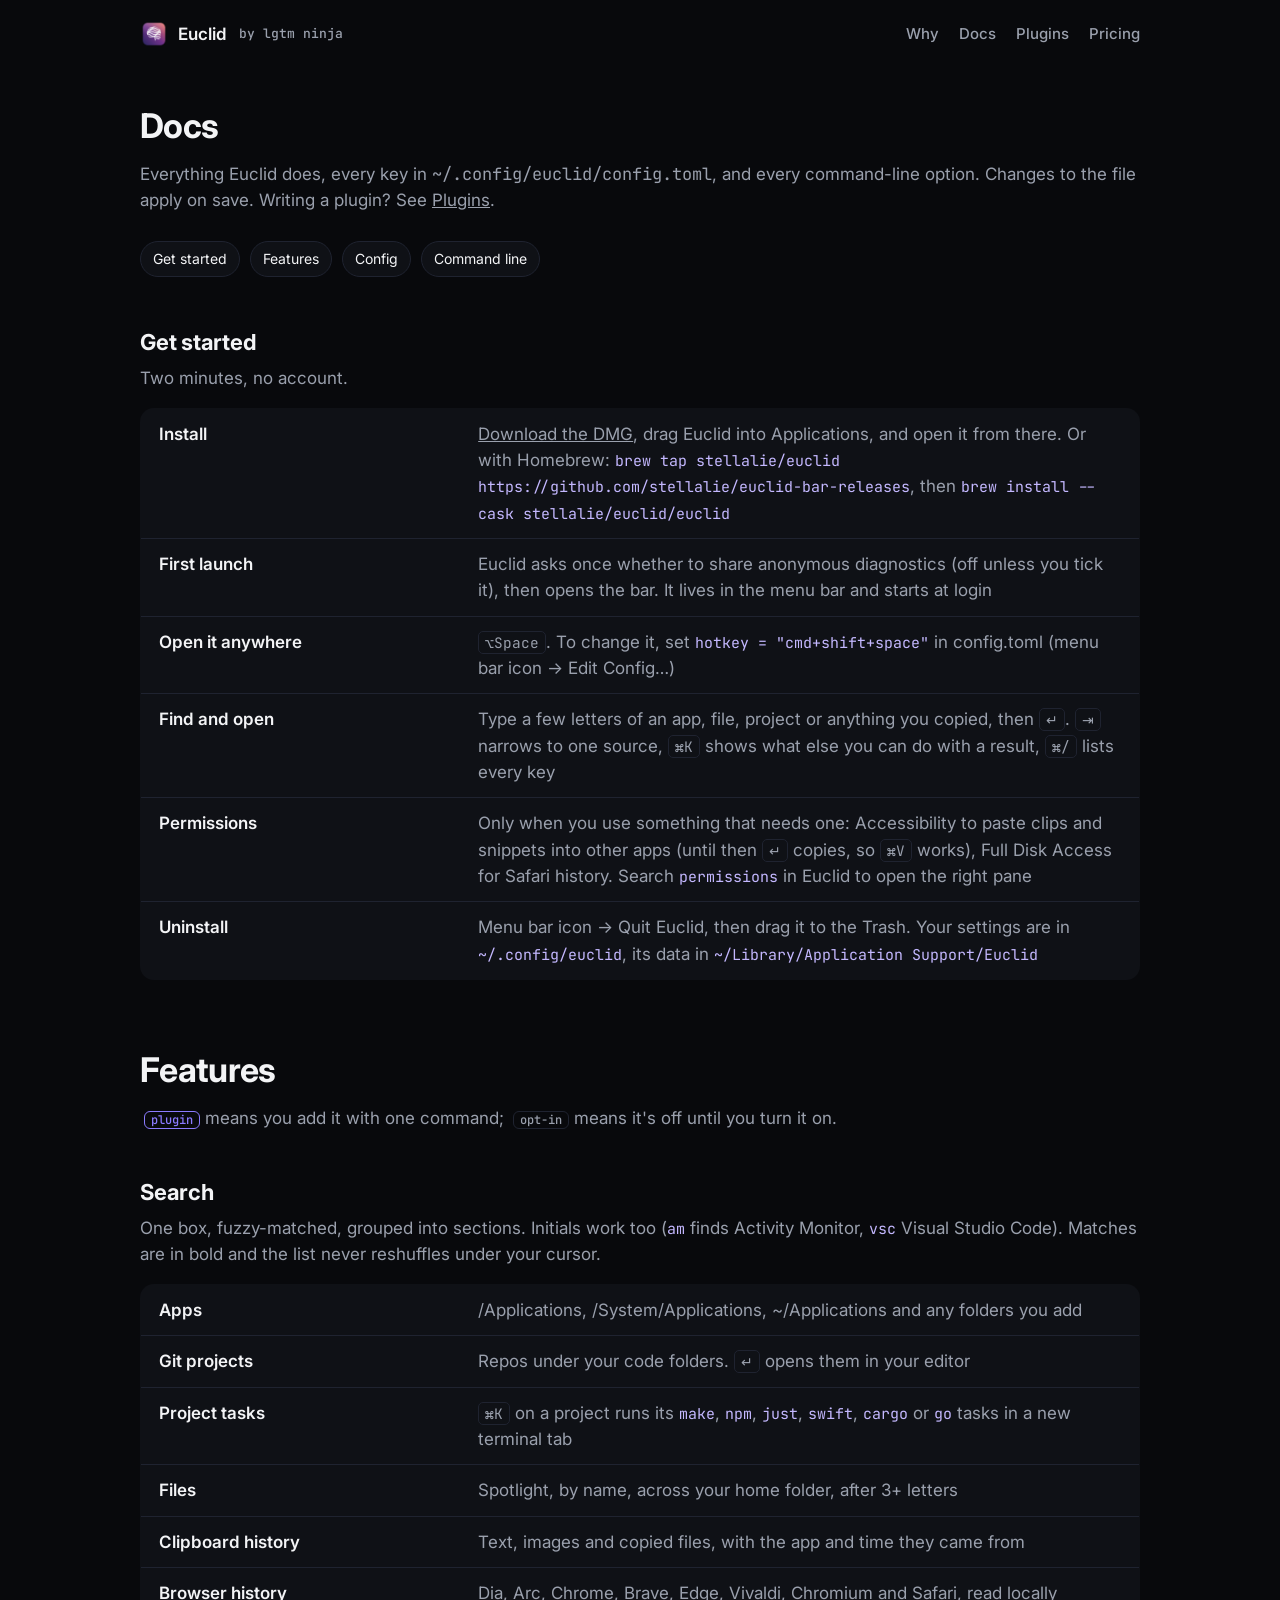
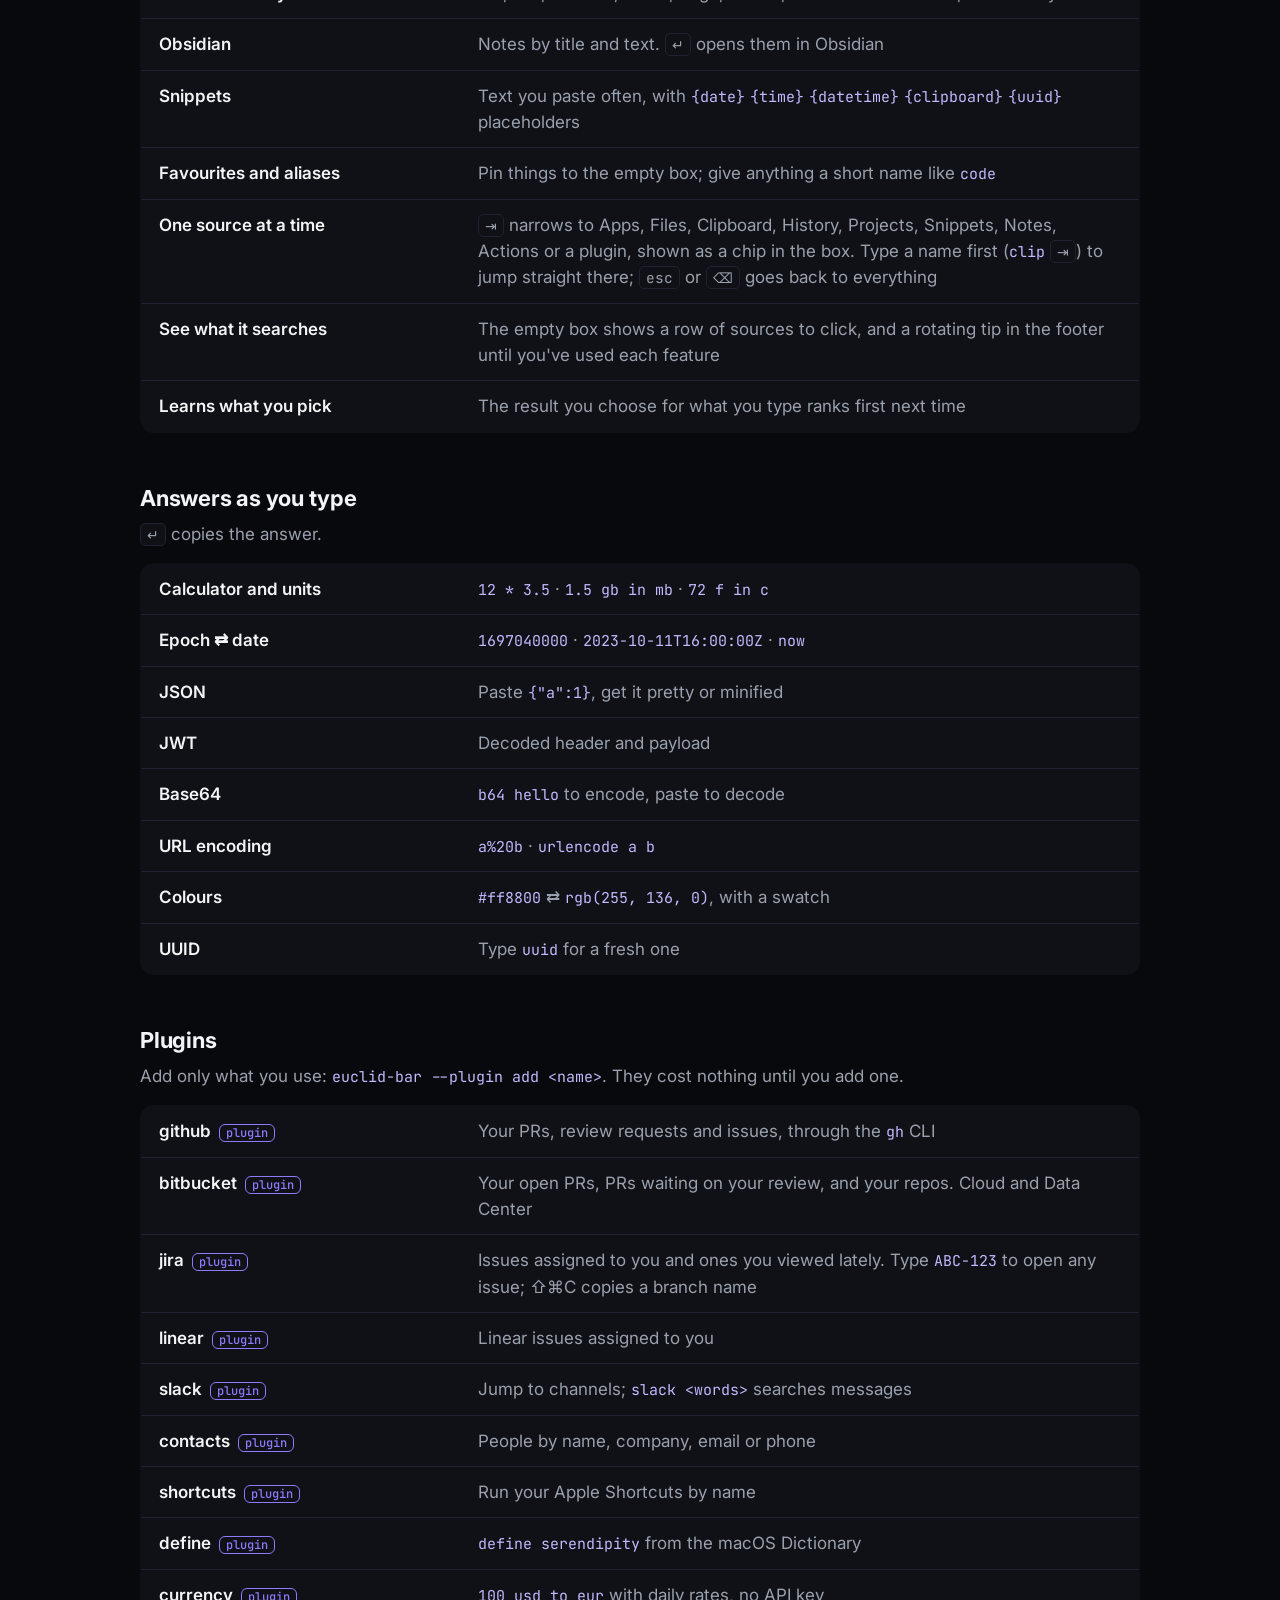
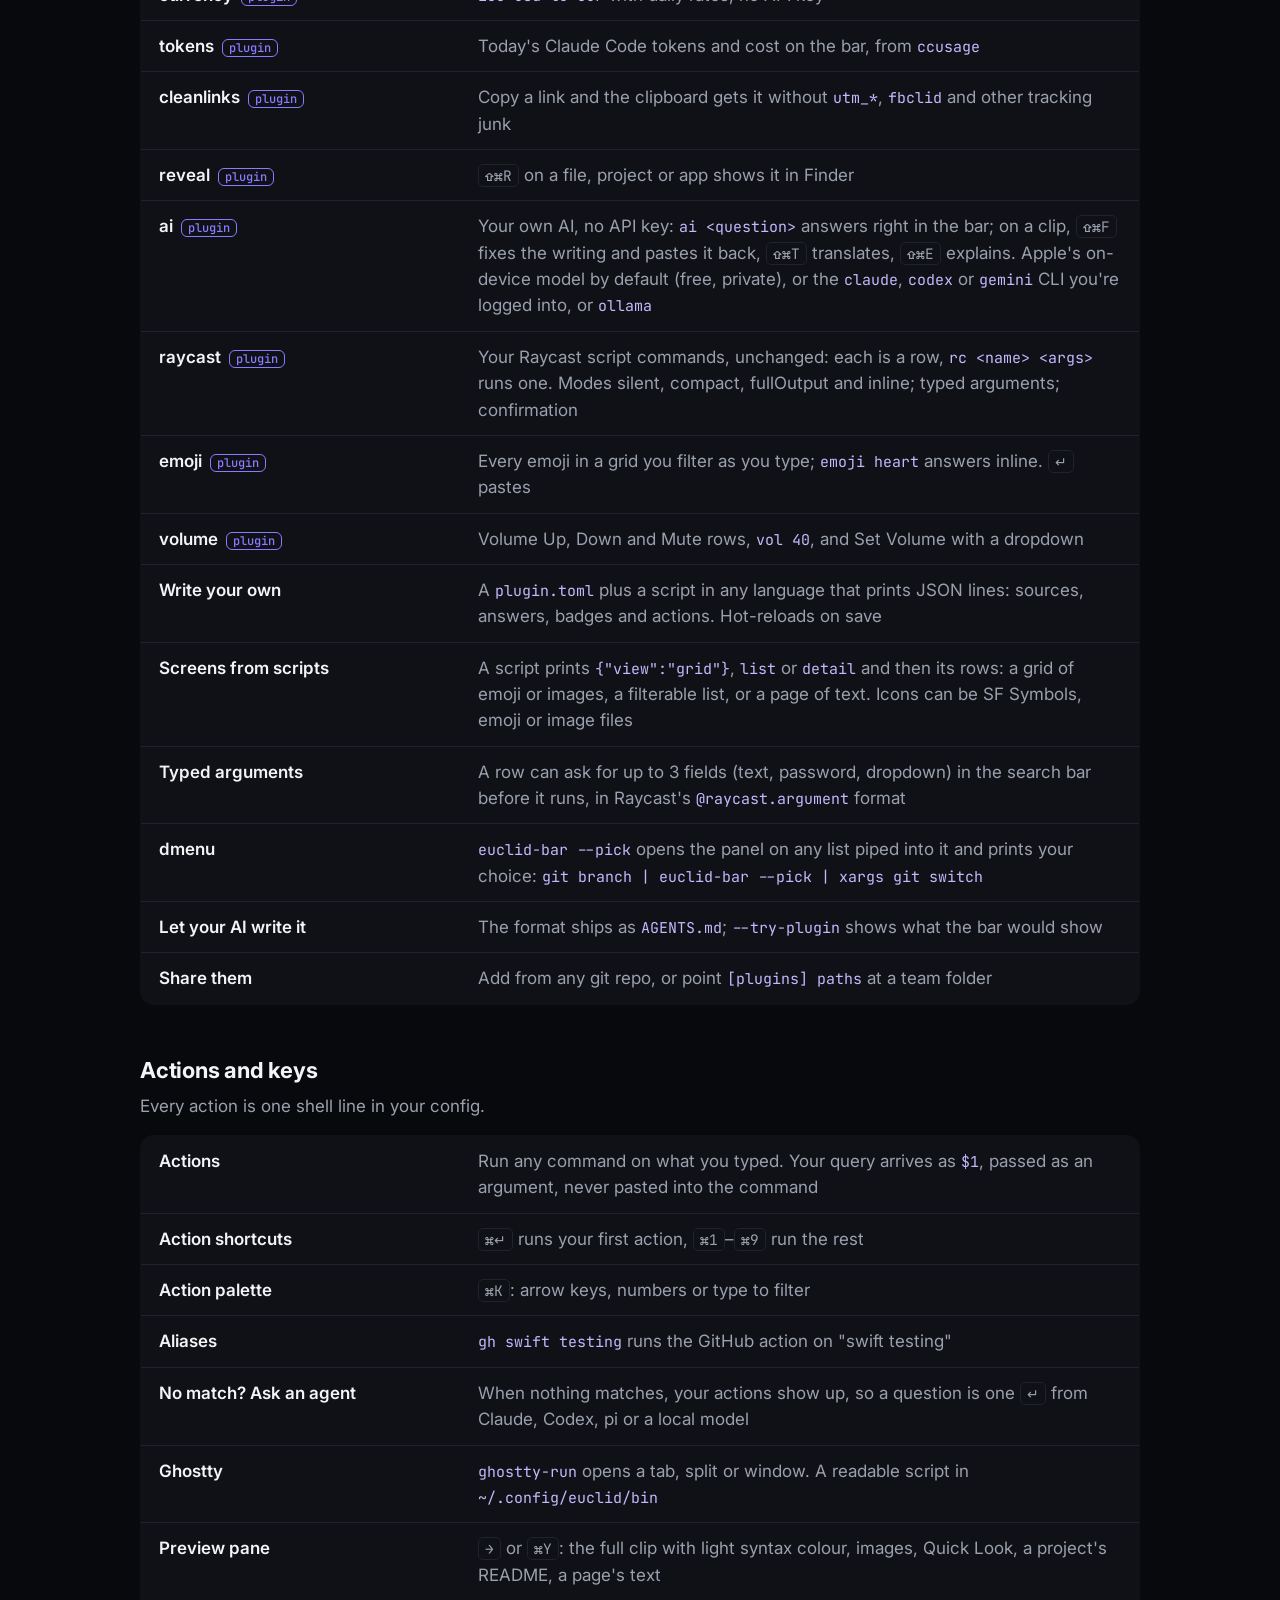
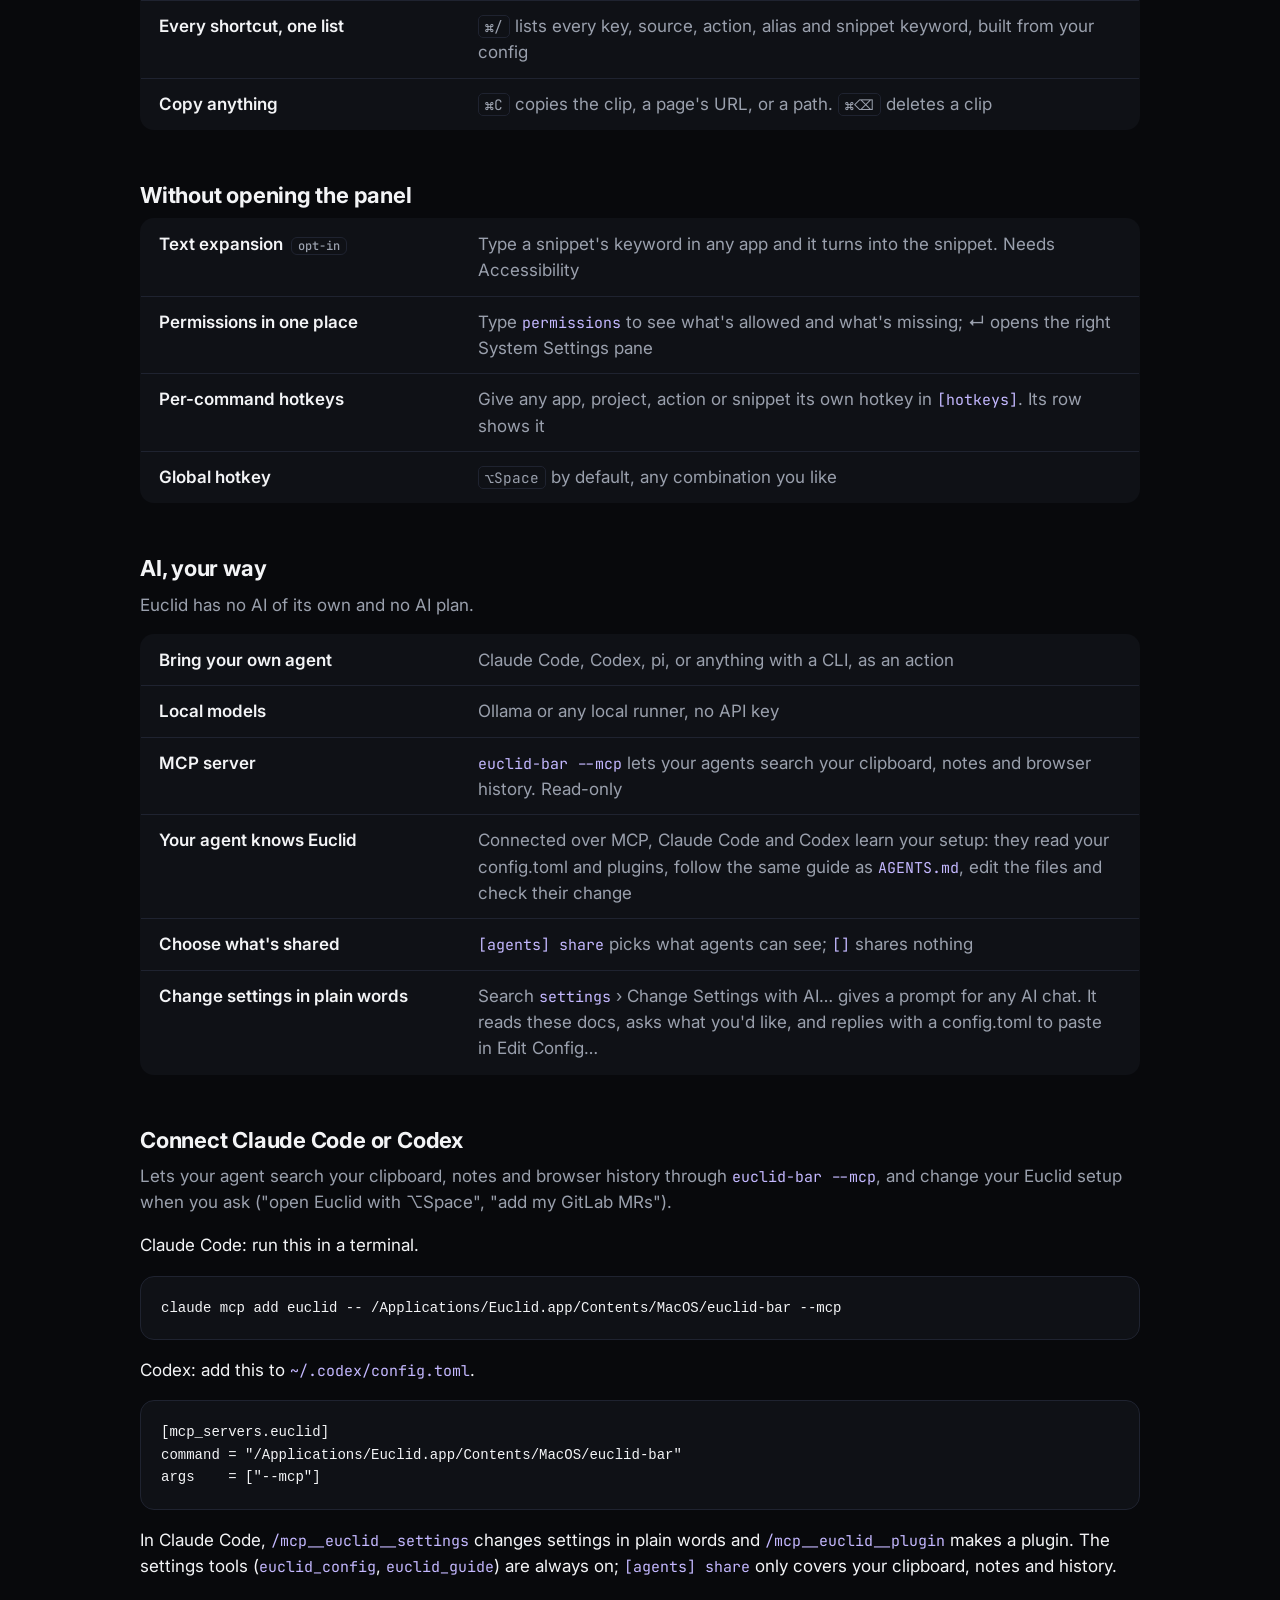
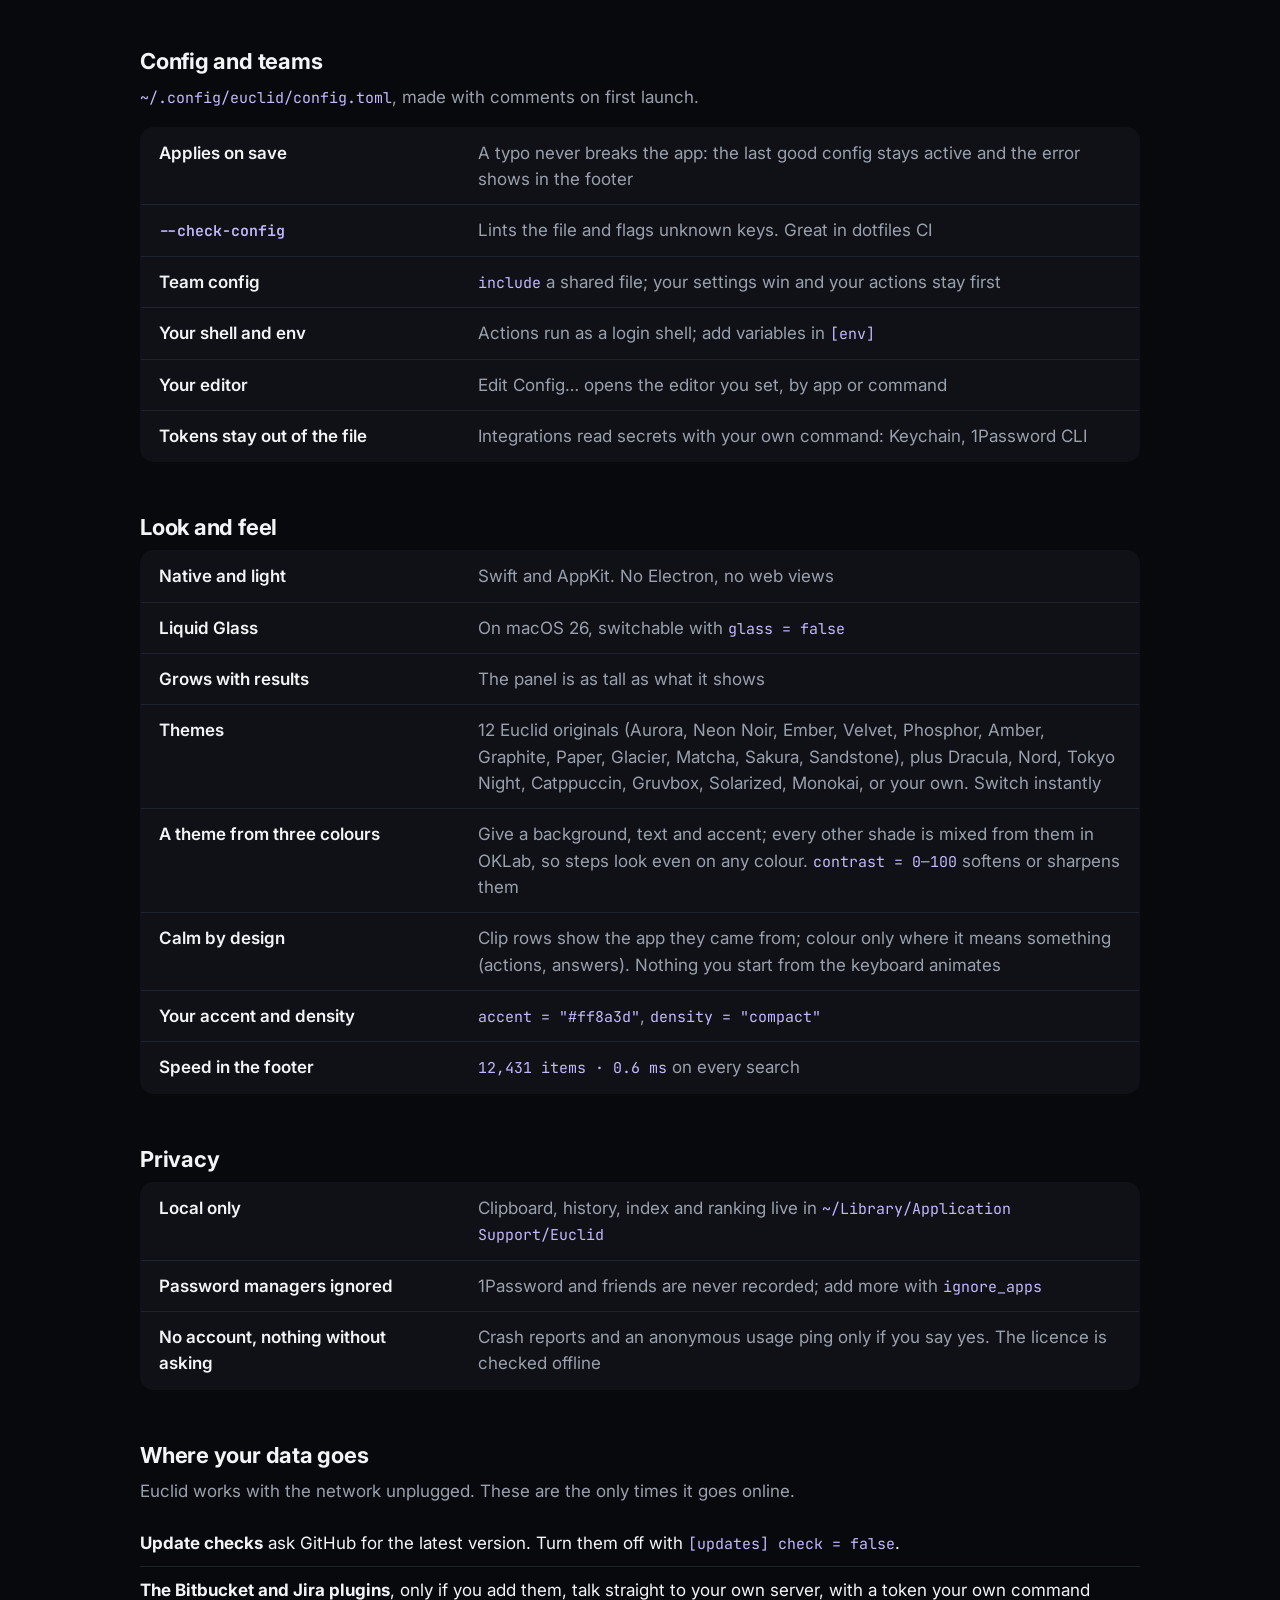
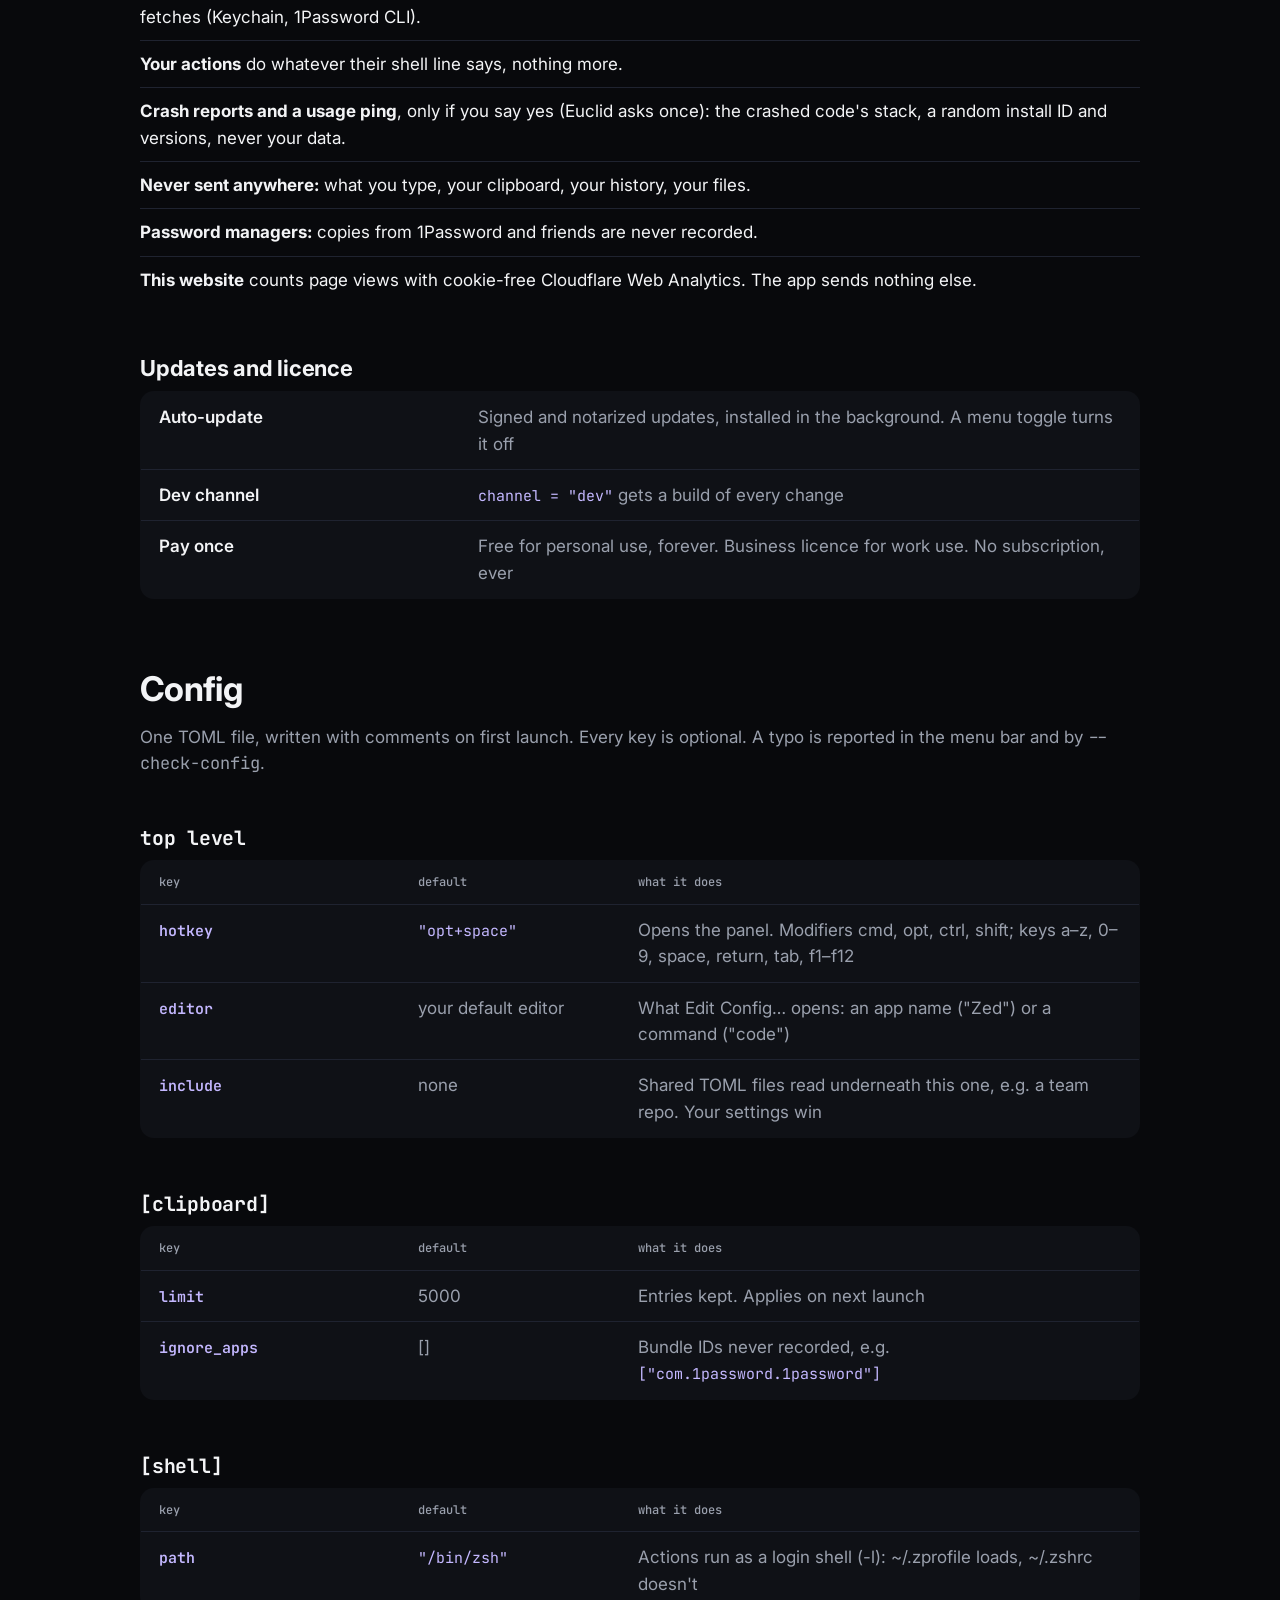
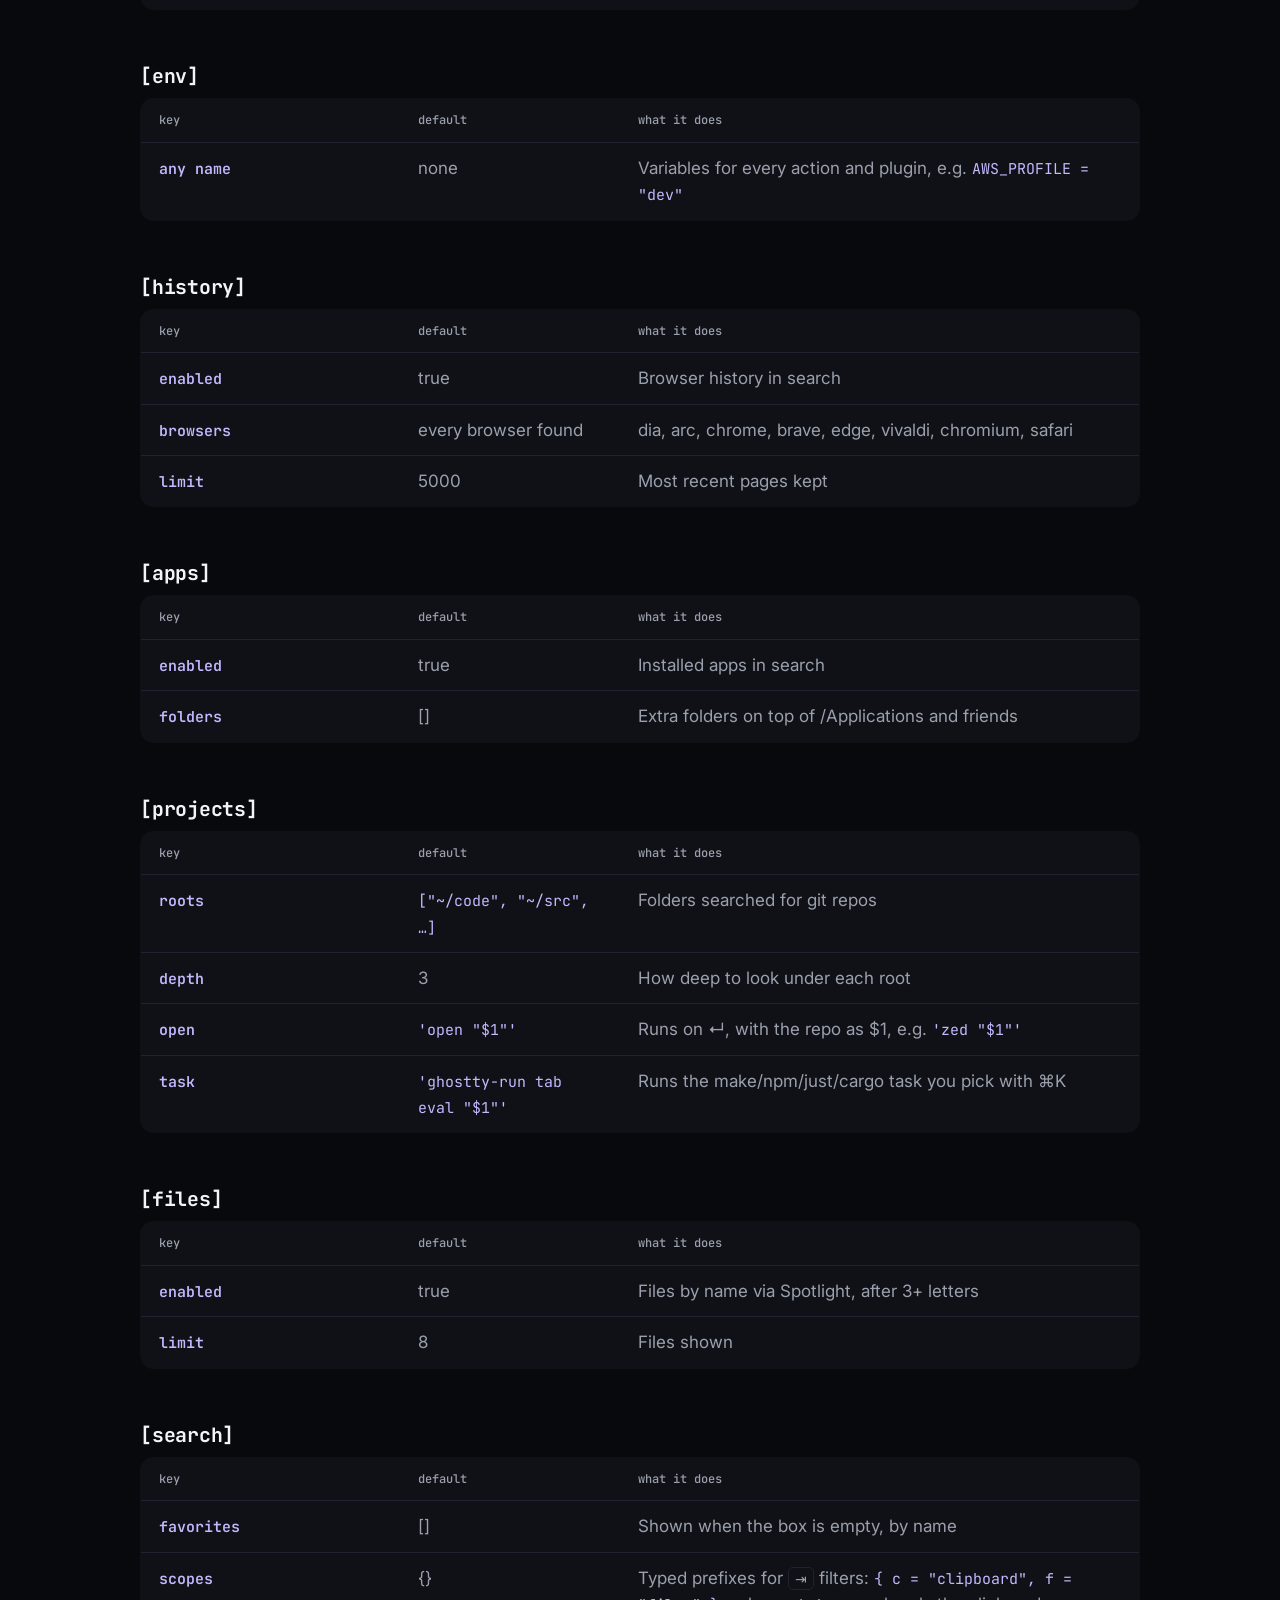
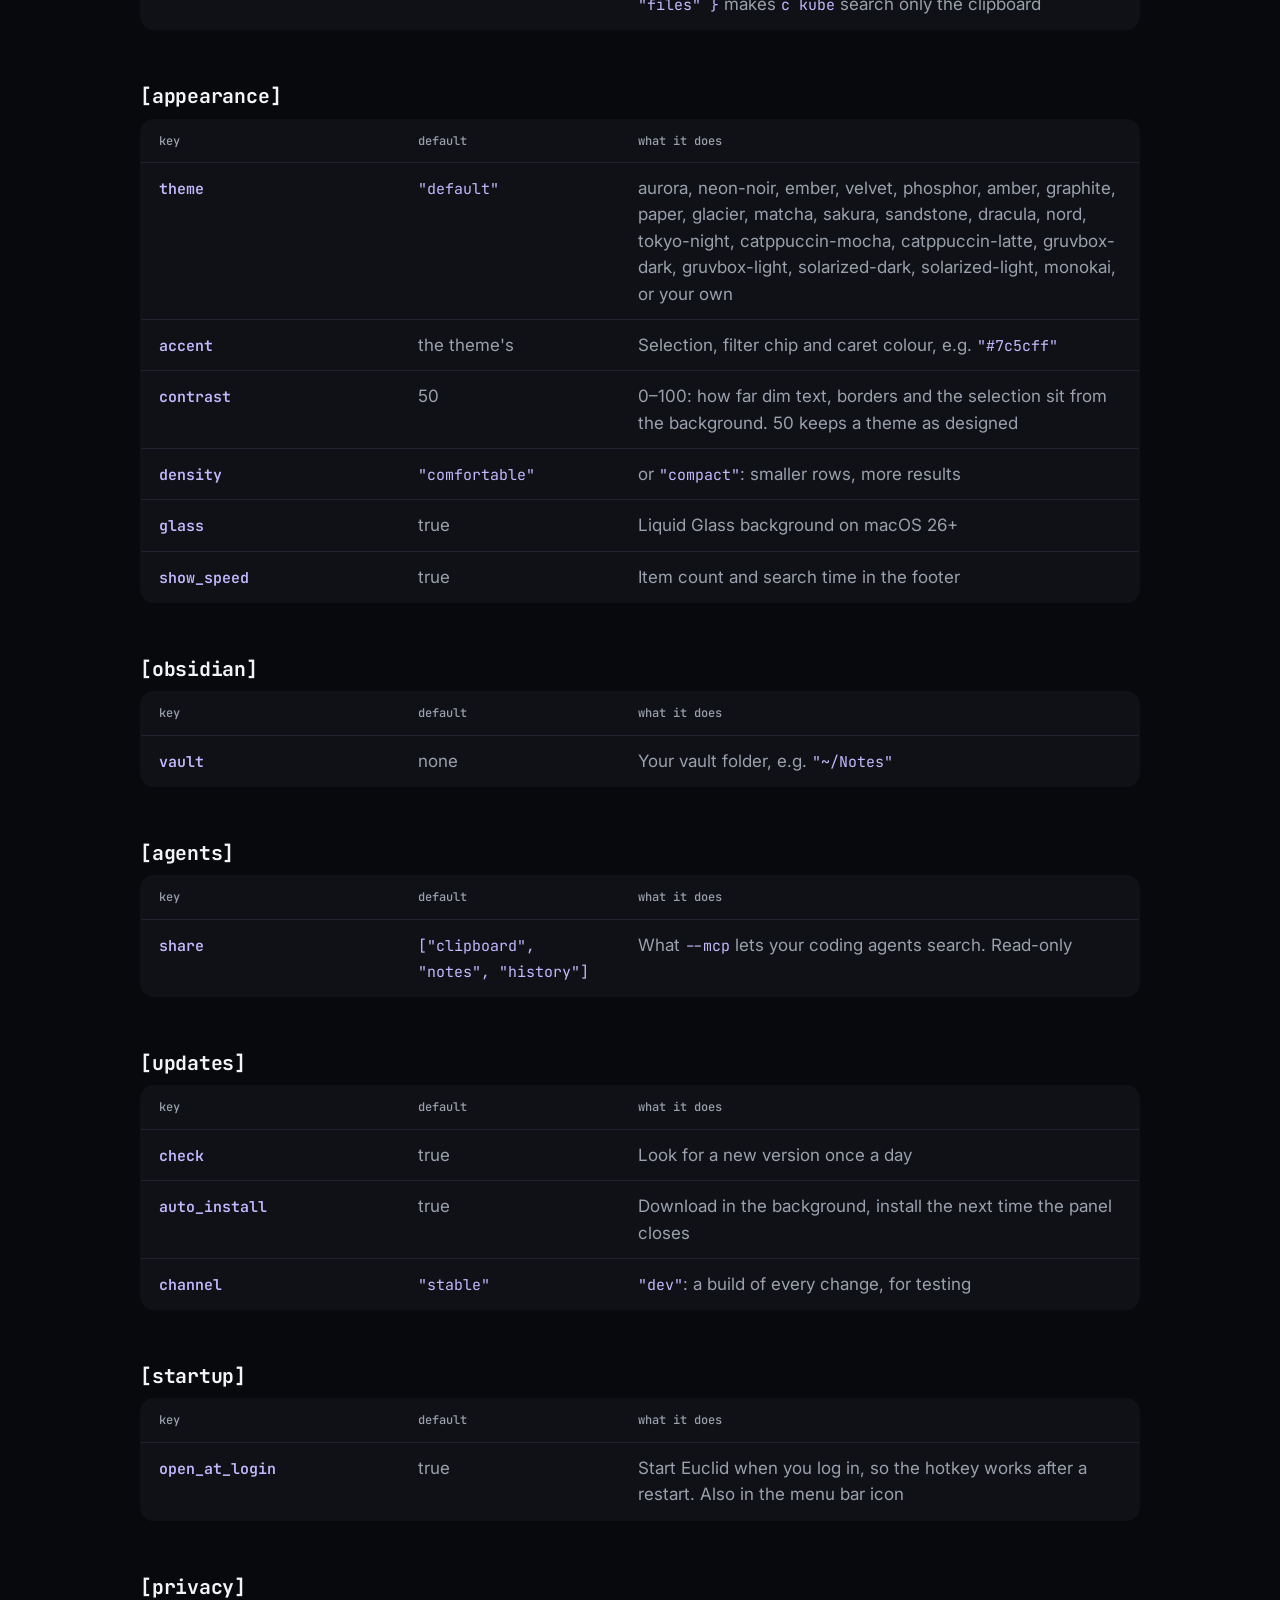
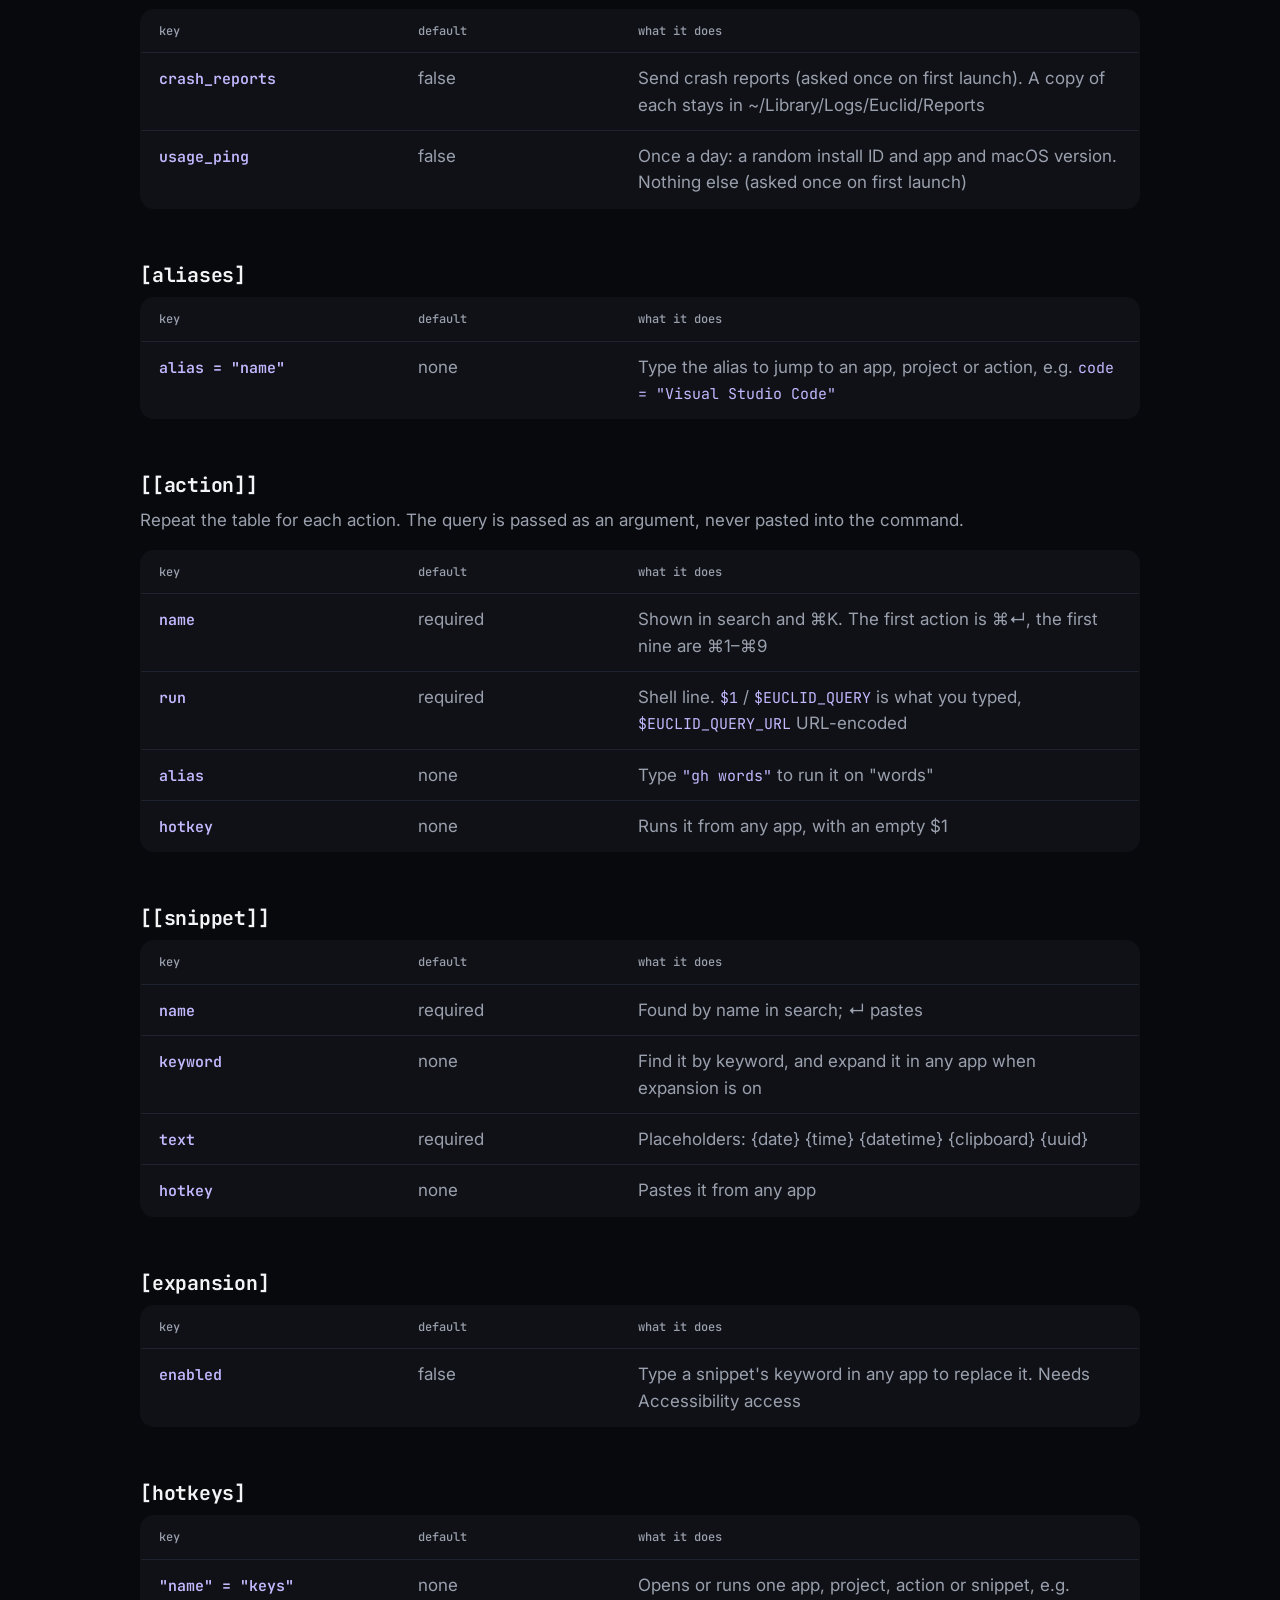
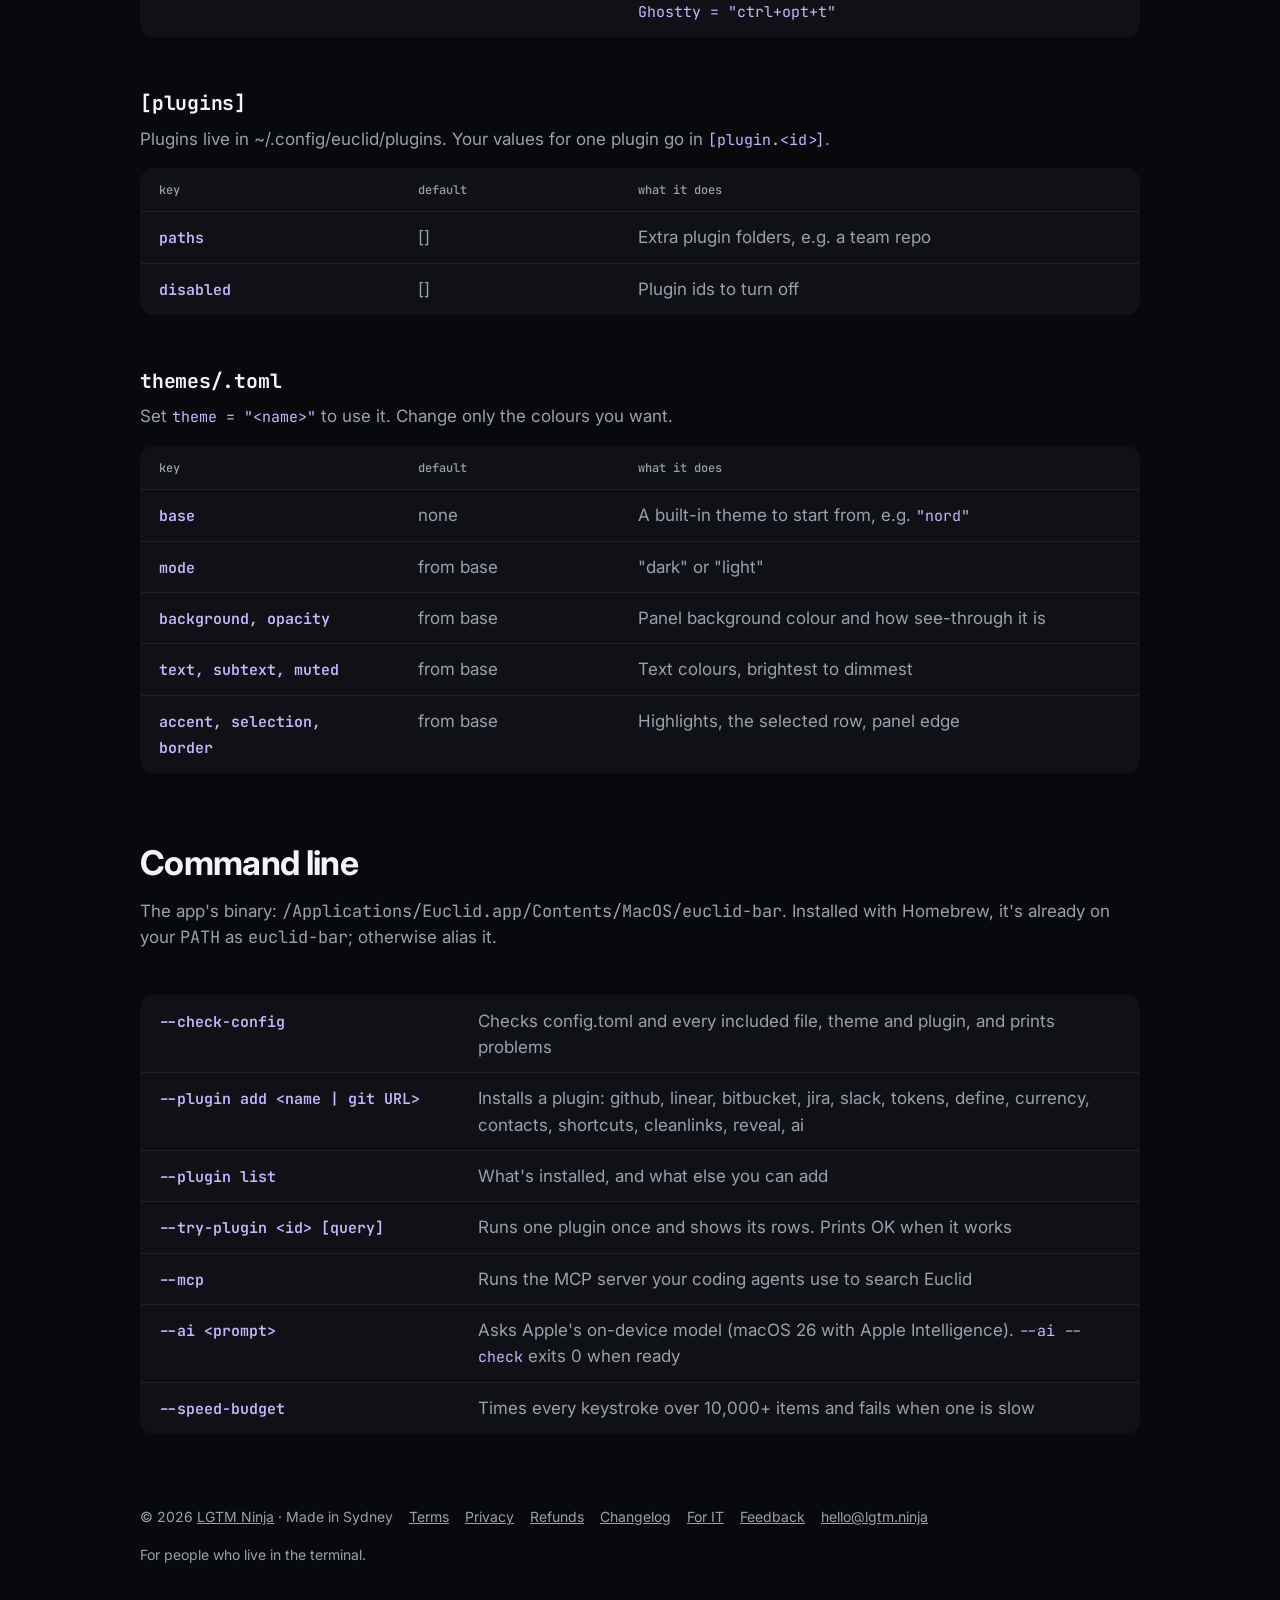
<file: euclid/docs/index.html>
<!doctype html>
<html lang="en">
<head>
<meta charset="utf-8">
<meta name="viewport" content="width=device-width, initial-scale=1">
<title>Euclid docs</title>
<meta name="description" content="Euclid docs: every feature, every config.toml key and every command-line option.">
<meta property="og:title" content="Euclid: the shortest path from thought to command">
<meta property="og:description" content="A native macOS launcher where every action is a shell command. 10,000 items searched in 1.4 ms, offline, free for personal use.">
<meta property="og:image" content="https://lgtm.ninja/euclid/poster.jpg">
<meta property="og:url" content="https://lgtm.ninja/euclid/">
<link rel="canonical" href="https://lgtm.ninja/euclid/docs/">
<link rel="icon" href="../icon.png">
<link rel="stylesheet" href="../style.css">
</head>
<body>
<div class="wrap">
  <nav>
    <a href="../" style="display:flex;align-items:center;gap:10px;text-decoration:none"><img src="../icon.png" alt=""><span>Euclid</span></a>
    <a class="maker" href="https://lgtm.ninja/">by lgtm ninja</a>
    <div class="links">
      <a href="../#why">Why</a>
      <a href="./">Docs</a>
      <a href="../plugins/">Plugins</a>
      <a href="../#pricing">Pricing</a>
    </div>
  </nav>

  <section style="padding-top:32px">
    <h2>Docs</h2>
    <p class="sub">Everything Euclid does, every key in <code>~/.config/euclid/config.toml</code>, and every command-line option.
      Changes to the file apply on save. Writing a plugin? See <a href="../plugins/">Plugins</a>.</p>
    <div class="jump"><a href="#start">Get started</a><a href="#features">Features</a><a href="#config">Config</a><a href="#cli">Command line</a></div>
  </section>

  <section class="flist" id="start">
    <h3>Get started</h3>
    <p class="sub">Two minutes, no account.</p>
    <table>
        <tr><th>Install</th><td><a href="https://github.com/stellalie/euclid-bar-releases/releases/latest">Download the DMG</a>, drag Euclid into Applications, and open it from there. Or with Homebrew: <code>brew tap stellalie/euclid https://github.com/stellalie/euclid-bar-releases</code>, then <code>brew install --cask stellalie/euclid/euclid</code></td></tr>
        <tr><th>First launch</th><td>Euclid asks once whether to share anonymous diagnostics (off unless you tick it), then opens the bar. It lives in the menu bar and starts at login</td></tr>
        <tr><th>Open it anywhere</th><td><kbd>⌥Space</kbd>. To change it, set <code>hotkey = "cmd+shift+space"</code> in config.toml (menu bar icon → Edit Config…)</td></tr>
        <tr><th>Find and open</th><td>Type a few letters of an app, file, project or anything you copied, then <kbd>↵</kbd>. <kbd>⇥</kbd> narrows to one source, <kbd>⌘K</kbd> shows what else you can do with a result, <kbd>⌘/</kbd> lists every key</td></tr>
        <tr><th>Permissions</th><td>Only when you use something that needs one: Accessibility to paste clips and snippets into other apps (until then <kbd>↵</kbd> copies, so <kbd>⌘V</kbd> works), Full Disk Access for Safari history. Search <code>permissions</code> in Euclid to open the right pane</td></tr>
        <tr><th>Uninstall</th><td>Menu bar icon → Quit Euclid, then drag it to the Trash. Your settings are in <code>~/.config/euclid</code>, its data in <code>~/Library/Application Support/Euclid</code></td></tr>
    </table>
  </section>
  <section id="features" class="docpart">
    <h2>Features</h2>
    <p class="sub"><em class="tag-plugin">plugin</em> means you add it with one command; <em>opt-in</em> means it's off until you turn it on.</p>
  </section>

  <section class="flist" id="search">
    <h3>Search</h3>
    <p class="sub">One box, fuzzy-matched, grouped into sections. Initials work too (<code>am</code> finds Activity Monitor, <code>vsc</code> Visual Studio Code). Matches are in bold and the list never reshuffles under your cursor.</p>
    <table>
        <tr><th>Apps</th><td>/Applications, /System/Applications, ~/Applications and any folders you add</td></tr>
        <tr><th>Git projects</th><td>Repos under your code folders. <kbd>↵</kbd> opens them in your editor</td></tr>
        <tr><th>Project tasks</th><td><kbd>⌘K</kbd> on a project runs its <code>make</code>, <code>npm</code>, <code>just</code>, <code>swift</code>, <code>cargo</code> or <code>go</code> tasks in a new terminal tab</td></tr>
        <tr><th>Files</th><td>Spotlight, by name, across your home folder, after 3+ letters</td></tr>
        <tr><th>Clipboard history</th><td>Text, images and copied files, with the app and time they came from</td></tr>
        <tr><th>Browser history</th><td>Dia, Arc, Chrome, Brave, Edge, Vivaldi, Chromium and Safari, read locally</td></tr>
        <tr><th>Obsidian</th><td>Notes by title and text. <kbd>↵</kbd> opens them in Obsidian</td></tr>
        <tr><th>Snippets</th><td>Text you paste often, with <code>{date}</code> <code>{time}</code> <code>{datetime}</code> <code>{clipboard}</code> <code>{uuid}</code> placeholders</td></tr>
        <tr><th>Favourites and aliases</th><td>Pin things to the empty box; give anything a short name like <code>code</code></td></tr>
        <tr><th>One source at a time</th><td><kbd>⇥</kbd> narrows to Apps, Files, Clipboard, History, Projects, Snippets, Notes, Actions or a plugin, shown as a chip in the box. Type a name first (<code>clip</code> <kbd>⇥</kbd>) to jump straight there; <kbd>esc</kbd> or <kbd>⌫</kbd> goes back to everything</td></tr>
        <tr><th>See what it searches</th><td>The empty box shows a row of sources to click, and a rotating tip in the footer until you've used each feature</td></tr>
        <tr><th>Learns what you pick</th><td>The result you choose for what you type ranks first next time</td></tr>
    </table>
  </section>

  <section class="flist" id="answers-as-you-type">
    <h3>Answers as you type</h3>
    <p class="sub"><kbd>↵</kbd> copies the answer.</p>
    <table>
        <tr><th>Calculator and units</th><td><code>12 * 3.5</code> · <code>1.5 gb in mb</code> · <code>72 f in c</code></td></tr>
        <tr><th>Epoch ⇄ date</th><td><code>1697040000</code> · <code>2023-10-11T16:00:00Z</code> · <code>now</code></td></tr>
        <tr><th>JSON</th><td>Paste <code>{"a":1}</code>, get it pretty or minified</td></tr>
        <tr><th>JWT</th><td>Decoded header and payload</td></tr>
        <tr><th>Base64</th><td><code>b64 hello</code> to encode, paste to decode</td></tr>
        <tr><th>URL encoding</th><td><code>a%20b</code> · <code>urlencode a b</code></td></tr>
        <tr><th>Colours</th><td><code>#ff8800</code> ⇄ <code>rgb(255, 136, 0)</code>, with a swatch</td></tr>
        <tr><th>UUID</th><td>Type <code>uuid</code> for a fresh one</td></tr>
    </table>
  </section>

  <section class="flist" id="plugins">
    <h3>Plugins</h3>
    <p class="sub">Add only what you use: <code>euclid-bar --plugin add &lt;name&gt;</code>. They cost nothing until you add one.</p>
    <table>
        <tr><th>github <em class="tag-plugin">plugin</em></th><td>Your PRs, review requests and issues, through the <code>gh</code> CLI</td></tr>
        <tr><th>bitbucket <em class="tag-plugin">plugin</em></th><td>Your open PRs, PRs waiting on your review, and your repos. Cloud and Data Center</td></tr>
        <tr><th>jira <em class="tag-plugin">plugin</em></th><td>Issues assigned to you and ones you viewed lately. Type <code>ABC-123</code> to open any issue; ⇧⌘C copies a branch name</td></tr>
        <tr><th>linear <em class="tag-plugin">plugin</em></th><td>Linear issues assigned to you</td></tr>
        <tr><th>slack <em class="tag-plugin">plugin</em></th><td>Jump to channels; <code>slack &lt;words&gt;</code> searches messages</td></tr>
        <tr><th>contacts <em class="tag-plugin">plugin</em></th><td>People by name, company, email or phone</td></tr>
        <tr><th>shortcuts <em class="tag-plugin">plugin</em></th><td>Run your Apple Shortcuts by name</td></tr>
        <tr><th>define <em class="tag-plugin">plugin</em></th><td><code>define serendipity</code> from the macOS Dictionary</td></tr>
        <tr><th>currency <em class="tag-plugin">plugin</em></th><td><code>100 usd to eur</code> with daily rates, no API key</td></tr>
        <tr><th>tokens <em class="tag-plugin">plugin</em></th><td>Today's Claude Code tokens and cost on the bar, from <code>ccusage</code></td></tr>
        <tr><th>cleanlinks <em class="tag-plugin">plugin</em></th><td>Copy a link and the clipboard gets it without <code>utm_*</code>, <code>fbclid</code> and other tracking junk</td></tr>
        <tr><th>reveal <em class="tag-plugin">plugin</em></th><td><kbd>⇧⌘R</kbd> on a file, project or app shows it in Finder</td></tr>
        <tr><th>ai <em class="tag-plugin">plugin</em></th><td>Your own AI, no API key: <code>ai &lt;question&gt;</code> answers right in the bar; on a clip, <kbd>⇧⌘F</kbd> fixes the writing and pastes it back, <kbd>⇧⌘T</kbd> translates, <kbd>⇧⌘E</kbd> explains. Apple's on-device model by default (free, private), or the <code>claude</code>, <code>codex</code> or <code>gemini</code> CLI you're logged into, or <code>ollama</code></td></tr>
        <tr><th>raycast <em class="tag-plugin">plugin</em></th><td>Your Raycast script commands, unchanged: each is a row, <code>rc &lt;name&gt; &lt;args&gt;</code> runs one. Modes silent, compact, fullOutput and inline; typed arguments; confirmation</td></tr>
        <tr><th>emoji <em class="tag-plugin">plugin</em></th><td>Every emoji in a grid you filter as you type; <code>emoji heart</code> answers inline. <kbd>↵</kbd> pastes</td></tr>
        <tr><th>volume <em class="tag-plugin">plugin</em></th><td>Volume Up, Down and Mute rows, <code>vol 40</code>, and Set Volume with a dropdown</td></tr>
        <tr><th>Write your own</th><td>A <code>plugin.toml</code> plus a script in any language that prints JSON lines: sources, answers, badges and actions. Hot-reloads on save</td></tr>
        <tr><th>Screens from scripts</th><td>A script prints <code>{"view":"grid"}</code>, <code>list</code> or <code>detail</code> and then its rows: a grid of emoji or images, a filterable list, or a page of text. Icons can be SF Symbols, emoji or image files</td></tr>
        <tr><th>Typed arguments</th><td>A row can ask for up to 3 fields (text, password, dropdown) in the search bar before it runs, in Raycast's <code>@raycast.argument</code> format</td></tr>
        <tr><th>dmenu</th><td><code>euclid-bar --pick</code> opens the panel on any list piped into it and prints your choice: <code>git branch | euclid-bar --pick | xargs git switch</code></td></tr>
        <tr><th>Let your AI write it</th><td>The format ships as <code>AGENTS.md</code>; <code>--try-plugin</code> shows what the bar would show</td></tr>
        <tr><th>Share them</th><td>Add from any git repo, or point <code>[plugins] paths</code> at a team folder</td></tr>
    </table>
  </section>

  <section class="flist" id="actions-and-keys">
    <h3>Actions and keys</h3>
    <p class="sub">Every action is one shell line in your config.</p>
    <table>
        <tr><th>Actions</th><td>Run any command on what you typed. Your query arrives as <code>$1</code>, passed as an argument, never pasted into the command</td></tr>
        <tr><th>Action shortcuts</th><td><kbd>⌘↵</kbd> runs your first action, <kbd>⌘1</kbd>–<kbd>⌘9</kbd> run the rest</td></tr>
        <tr><th>Action palette</th><td><kbd>⌘K</kbd>: arrow keys, numbers or type to filter</td></tr>
        <tr><th>Aliases</th><td><code>gh swift testing</code> runs the GitHub action on "swift testing"</td></tr>
        <tr><th>No match? Ask an agent</th><td>When nothing matches, your actions show up, so a question is one <kbd>↵</kbd> from Claude, Codex, pi or a local model</td></tr>
        <tr><th>Ghostty</th><td><code>ghostty-run</code> opens a tab, split or window. A readable script in <code>~/.config/euclid/bin</code></td></tr>
        <tr><th>Preview pane</th><td><kbd>→</kbd> or <kbd>⌘Y</kbd>: the full clip with light syntax colour, images, Quick Look, a project's README, a page's text</td></tr>
        <tr><th>Every shortcut, one list</th><td><kbd>⌘/</kbd> lists every key, source, action, alias and snippet keyword, built from your config</td></tr>
        <tr><th>Copy anything</th><td><kbd>⌘C</kbd> copies the clip, a page's URL, or a path. <kbd>⌘⌫</kbd> deletes a clip</td></tr>
    </table>
  </section>

  <section class="flist" id="without-opening-the-panel">
    <h3>Without opening the panel</h3>

    <table>
        <tr><th>Text expansion <em>opt-in</em></th><td>Type a snippet's keyword in any app and it turns into the snippet. Needs Accessibility</td></tr>
        <tr><th>Permissions in one place</th><td>Type <code>permissions</code> to see what's allowed and what's missing; ↵ opens the right System Settings pane</td></tr>
        <tr><th>Per-command hotkeys</th><td>Give any app, project, action or snippet its own hotkey in <code>[hotkeys]</code>. Its row shows it</td></tr>
        <tr><th>Global hotkey</th><td><kbd>⌥Space</kbd> by default, any combination you like</td></tr>
    </table>
  </section>

  <section class="flist" id="ai-your-way">
    <h3>AI, your way</h3>
    <p class="sub">Euclid has no AI of its own and no AI plan.</p>
    <table>
        <tr><th>Bring your own agent</th><td>Claude Code, Codex, pi, or anything with a CLI, as an action</td></tr>
        <tr><th>Local models</th><td>Ollama or any local runner, no API key</td></tr>
        <tr><th>MCP server</th><td><code>euclid-bar --mcp</code> lets your agents search your clipboard, notes and browser history. Read-only</td></tr>
        <tr><th>Your agent knows Euclid</th><td>Connected over MCP, Claude Code and Codex learn your setup: they read your config.toml and plugins, follow the same guide as <code>AGENTS.md</code>, edit the files and check their change</td></tr>
        <tr><th>Choose what's shared</th><td><code>[agents] share</code> picks what agents can see; <code>[]</code> shares nothing</td></tr>
        <tr><th>Change settings in plain words</th><td>Search <code>settings</code> › Change Settings with AI… gives a prompt for any AI chat. It reads these docs, asks what you'd like, and replies with a config.toml to paste in Edit Config…</td></tr>
    </table>
  </section>

  <section class="flist" id="connect-agents">
    <h3>Connect Claude Code or Codex</h3>
    <p class="sub">Lets your agent search your clipboard, notes and browser history through <code>euclid-bar --mcp</code>, and change your Euclid setup when you ask ("open Euclid with ⌥Space", "add my GitLab MRs").</p>
    <p>Claude Code: run this in a terminal.</p>
    <pre>claude mcp add euclid -- /Applications/Euclid.app/Contents/MacOS/euclid-bar --mcp</pre>
    <p>Codex: add this to <code>~/.codex/config.toml</code>.</p>
    <pre>[mcp_servers.euclid]
command = "/Applications/Euclid.app/Contents/MacOS/euclid-bar"
args    = ["--mcp"]</pre>
    <p>In Claude Code, <code>/mcp__euclid__settings</code> changes settings in plain words and <code>/mcp__euclid__plugin</code> makes a plugin. The settings tools (<code>euclid_config</code>, <code>euclid_guide</code>) are always on; <code>[agents] share</code> only covers your clipboard, notes and history.</p>
  </section>

  <section class="flist" id="config-and-teams">
    <h3>Config and teams</h3>
    <p class="sub"><code>~/.config/euclid/config.toml</code>, made with comments on first launch.</p>
    <table>
        <tr><th>Applies on save</th><td>A typo never breaks the app: the last good config stays active and the error shows in the footer</td></tr>
        <tr><th><code>--check-config</code></th><td>Lints the file and flags unknown keys. Great in dotfiles CI</td></tr>
        <tr><th>Team config</th><td><code>include</code> a shared file; your settings win and your actions stay first</td></tr>
        <tr><th>Your shell and env</th><td>Actions run as a login shell; add variables in <code>[env]</code></td></tr>
        <tr><th>Your editor</th><td>Edit Config… opens the editor you set, by app or command</td></tr>
        <tr><th>Tokens stay out of the file</th><td>Integrations read secrets with your own command: Keychain, 1Password CLI</td></tr>
    </table>
  </section>

  <section class="flist" id="look-and-feel">
    <h3>Look and feel</h3>

    <table>
        <tr><th>Native and light</th><td>Swift and AppKit. No Electron, no web views</td></tr>
        <tr><th>Liquid Glass</th><td>On macOS 26, switchable with <code>glass = false</code></td></tr>
        <tr><th>Grows with results</th><td>The panel is as tall as what it shows</td></tr>
        <tr><th>Themes</th><td>12 Euclid originals (Aurora, Neon Noir, Ember, Velvet, Phosphor, Amber, Graphite, Paper, Glacier, Matcha, Sakura, Sandstone), plus Dracula, Nord, Tokyo Night, Catppuccin, Gruvbox, Solarized, Monokai, or your own. Switch instantly</td></tr>
        <tr><th>A theme from three colours</th><td>Give a background, text and accent; every other shade is mixed from them in OKLab, so steps look even on any colour. <code>contrast = 0</code>–<code>100</code> softens or sharpens them</td></tr>
        <tr><th>Calm by design</th><td>Clip rows show the app they came from; colour only where it means something (actions, answers). Nothing you start from the keyboard animates</td></tr>
        <tr><th>Your accent and density</th><td><code>accent = "#ff8a3d"</code>, <code>density = "compact"</code></td></tr>
        <tr><th>Speed in the footer</th><td><code>12,431 items · 0.6 ms</code> on every search</td></tr>
    </table>
  </section>

  <section class="flist" id="privacy">
    <h3>Privacy</h3>
    
    <table>
        <tr><th>Local only</th><td>Clipboard, history, index and ranking live in <code>~/Library/Application Support/Euclid</code></td></tr>
        <tr><th>Password managers ignored</th><td>1Password and friends are never recorded; add more with <code>ignore_apps</code></td></tr>
        <tr><th>No account, nothing without asking</th><td>Crash reports and an anonymous usage ping only if you say yes. The licence is checked offline</td></tr>
    </table>
  </section>

  <section class="flist" id="network">
    <h3>Where your data goes</h3>
    <p class="sub">Euclid works with the network unplugged. These are the only times it goes online.</p>
    <ul class="plain">
      <li><b>Update checks</b> ask GitHub for the latest version. Turn them off with <code>[updates] check = false</code>.</li>
      <li><b>The Bitbucket and Jira plugins</b>, only if you add them, talk straight to your own server, with a token your own command fetches (Keychain, 1Password CLI).</li>
      <li><b>Your actions</b> do whatever their shell line says, nothing more.</li>
      <li><b>Crash reports and a usage ping</b>, only if you say yes (Euclid asks once): the crashed code's stack, a random install ID and versions, never your data.</li>
      <li><b>Never sent anywhere:</b> what you type, your clipboard, your history, your files.</li>
      <li><b>Password managers:</b> copies from 1Password and friends are never recorded.</li>
      <li><b>This website</b> counts page views with cookie-free Cloudflare Web Analytics. The app sends nothing else.</li>
    </ul>
  </section>

  <section class="flist" id="updates-and-licence">
    <h3>Updates and licence</h3>

    <table>
        <tr><th>Auto-update</th><td>Signed and notarized updates, installed in the background. A menu toggle turns it off</td></tr>
        <tr><th>Dev channel</th><td><code>channel = "dev"</code> gets a build of every change</td></tr>
        <tr><th>Pay once</th><td>Free for personal use, forever. Business licence for work use. No subscription, ever</td></tr>
    </table>
  </section>

  <section id="config" class="docpart">
    <h2>Config</h2>
    <p class="sub">One TOML file, written with comments on first launch. Every key is optional. A typo is reported in the menu bar and by <code>--check-config</code>.</p>
  </section>

  <section class="flist ref" id="cfg-top">
    <h3><code>top level</code></h3>
    <table>
        <tr class="head"><th>Key</th><td>Default</td><td>What it does</td></tr>
        <tr><th><code>hotkey</code></th><td><code>&quot;opt+space&quot;</code></td><td>Opens the panel. Modifiers cmd, opt, ctrl, shift; keys a–z, 0–9, space, return, tab, f1–f12</td></tr>
        <tr><th><code>editor</code></th><td>your default editor</td><td>What Edit Config… opens: an app name ("Zed") or a command ("code")</td></tr>
        <tr><th><code>include</code></th><td>none</td><td>Shared TOML files read underneath this one, e.g. a team repo. Your settings win</td></tr>
    </table>
  </section>

  <section class="flist ref" id="cfg-clipboard">
    <h3><code>[clipboard]</code></h3>
    <table>
        <tr class="head"><th>Key</th><td>Default</td><td>What it does</td></tr>
        <tr><th><code>limit</code></th><td>5000</td><td>Entries kept. Applies on next launch</td></tr>
        <tr><th><code>ignore_apps</code></th><td>[]</td><td>Bundle IDs never recorded, e.g. <code>[&quot;com.1password.1password&quot;]</code></td></tr>
    </table>
  </section>

  <section class="flist ref" id="cfg-shell">
    <h3><code>[shell]</code></h3>
    <table>
        <tr class="head"><th>Key</th><td>Default</td><td>What it does</td></tr>
        <tr><th><code>path</code></th><td><code>&quot;/bin/zsh&quot;</code></td><td>Actions run as a login shell (-l): ~/.zprofile loads, ~/.zshrc doesn't</td></tr>
    </table>
  </section>

  <section class="flist ref" id="cfg-env">
    <h3><code>[env]</code></h3>
    <table>
        <tr class="head"><th>Key</th><td>Default</td><td>What it does</td></tr>
        <tr><th><code>any name</code></th><td>none</td><td>Variables for every action and plugin, e.g. <code>AWS_PROFILE = &quot;dev&quot;</code></td></tr>
    </table>
  </section>

  <section class="flist ref" id="cfg-history">
    <h3><code>[history]</code></h3>
    <table>
        <tr class="head"><th>Key</th><td>Default</td><td>What it does</td></tr>
        <tr><th><code>enabled</code></th><td>true</td><td>Browser history in search</td></tr>
        <tr><th><code>browsers</code></th><td>every browser found</td><td>dia, arc, chrome, brave, edge, vivaldi, chromium, safari</td></tr>
        <tr><th><code>limit</code></th><td>5000</td><td>Most recent pages kept</td></tr>
    </table>
  </section>

  <section class="flist ref" id="cfg-apps">
    <h3><code>[apps]</code></h3>
    <table>
        <tr class="head"><th>Key</th><td>Default</td><td>What it does</td></tr>
        <tr><th><code>enabled</code></th><td>true</td><td>Installed apps in search</td></tr>
        <tr><th><code>folders</code></th><td>[]</td><td>Extra folders on top of /Applications and friends</td></tr>
    </table>
  </section>

  <section class="flist ref" id="cfg-projects">
    <h3><code>[projects]</code></h3>
    <table>
        <tr class="head"><th>Key</th><td>Default</td><td>What it does</td></tr>
        <tr><th><code>roots</code></th><td><code>[&quot;~/code&quot;, &quot;~/src&quot;, …]</code></td><td>Folders searched for git repos</td></tr>
        <tr><th><code>depth</code></th><td>3</td><td>How deep to look under each root</td></tr>
        <tr><th><code>open</code></th><td><code>&#x27;open &quot;$1&quot;&#x27;</code></td><td>Runs on ↵, with the repo as $1, e.g. <code>&#x27;zed &quot;$1&quot;&#x27;</code></td></tr>
        <tr><th><code>task</code></th><td><code>&#x27;ghostty-run tab eval &quot;$1&quot;&#x27;</code></td><td>Runs the make/npm/just/cargo task you pick with ⌘K</td></tr>
    </table>
  </section>

  <section class="flist ref" id="cfg-files">
    <h3><code>[files]</code></h3>
    <table>
        <tr class="head"><th>Key</th><td>Default</td><td>What it does</td></tr>
        <tr><th><code>enabled</code></th><td>true</td><td>Files by name via Spotlight, after 3+ letters</td></tr>
        <tr><th><code>limit</code></th><td>8</td><td>Files shown</td></tr>
    </table>
  </section>

  <section class="flist ref" id="cfg-search">
    <h3><code>[search]</code></h3>
    <table>
        <tr class="head"><th>Key</th><td>Default</td><td>What it does</td></tr>
        <tr><th><code>favorites</code></th><td>[]</td><td>Shown when the box is empty, by name</td></tr>
        <tr><th><code>scopes</code></th><td>{}</td><td>Typed prefixes for <kbd>⇥</kbd> filters: <code>{ c = &quot;clipboard&quot;, f = &quot;files&quot; }</code> makes <code>c kube</code> search only the clipboard</td></tr>
    </table>
  </section>

  <section class="flist ref" id="cfg-appearance">
    <h3><code>[appearance]</code></h3>
    <table>
        <tr class="head"><th>Key</th><td>Default</td><td>What it does</td></tr>
        <tr><th><code>theme</code></th><td><code>&quot;default&quot;</code></td><td>aurora, neon-noir, ember, velvet, phosphor, amber, graphite, paper, glacier, matcha, sakura, sandstone, dracula, nord, tokyo-night, catppuccin-mocha, catppuccin-latte, gruvbox-dark, gruvbox-light, solarized-dark, solarized-light, monokai, or your own</td></tr>
        <tr><th><code>accent</code></th><td>the theme's</td><td>Selection, filter chip and caret colour, e.g. <code>&quot;#7c5cff&quot;</code></td></tr>
        <tr><th><code>contrast</code></th><td>50</td><td>0–100: how far dim text, borders and the selection sit from the background. 50 keeps a theme as designed</td></tr>
        <tr><th><code>density</code></th><td><code>&quot;comfortable&quot;</code></td><td>or <code>&quot;compact&quot;</code>: smaller rows, more results</td></tr>
        <tr><th><code>glass</code></th><td>true</td><td>Liquid Glass background on macOS 26+</td></tr>
        <tr><th><code>show_speed</code></th><td>true</td><td>Item count and search time in the footer</td></tr>
    </table>
  </section>

  <section class="flist ref" id="cfg-obsidian">
    <h3><code>[obsidian]</code></h3>
    <table>
        <tr class="head"><th>Key</th><td>Default</td><td>What it does</td></tr>
        <tr><th><code>vault</code></th><td>none</td><td>Your vault folder, e.g. <code>&quot;~/Notes&quot;</code></td></tr>
    </table>
  </section>

  <section class="flist ref" id="cfg-agents">
    <h3><code>[agents]</code></h3>
    <table>
        <tr class="head"><th>Key</th><td>Default</td><td>What it does</td></tr>
        <tr><th><code>share</code></th><td><code>[&quot;clipboard&quot;, &quot;notes&quot;, &quot;history&quot;]</code></td><td>What <code>--mcp</code> lets your coding agents search. Read-only</td></tr>
    </table>
  </section>

  <section class="flist ref" id="cfg-updates">
    <h3><code>[updates]</code></h3>
    <table>
        <tr class="head"><th>Key</th><td>Default</td><td>What it does</td></tr>
        <tr><th><code>check</code></th><td>true</td><td>Look for a new version once a day</td></tr>
        <tr><th><code>auto_install</code></th><td>true</td><td>Download in the background, install the next time the panel closes</td></tr>
        <tr><th><code>channel</code></th><td><code>&quot;stable&quot;</code></td><td><code>&quot;dev&quot;</code>: a build of every change, for testing</td></tr>
    </table>
  </section>

  <section class="flist ref" id="cfg-startup">
    <h3><code>[startup]</code></h3>
    <table>
        <tr class="head"><th>Key</th><td>Default</td><td>What it does</td></tr>
        <tr><th><code>open_at_login</code></th><td>true</td><td>Start Euclid when you log in, so the hotkey works after a restart. Also in the menu bar icon</td></tr>
    </table>
  </section>

  <section class="flist ref" id="cfg-privacy">
    <h3><code>[privacy]</code></h3>
    <table>
        <tr class="head"><th>Key</th><td>Default</td><td>What it does</td></tr>
        <tr><th><code>crash_reports</code></th><td>false</td><td>Send crash reports (asked once on first launch). A copy of each stays in ~/Library/Logs/Euclid/Reports</td></tr>
        <tr><th><code>usage_ping</code></th><td>false</td><td>Once a day: a random install ID and app and macOS version. Nothing else (asked once on first launch)</td></tr>
    </table>
  </section>

  <section class="flist ref" id="cfg-aliases">
    <h3><code>[aliases]</code></h3>
    <table>
        <tr class="head"><th>Key</th><td>Default</td><td>What it does</td></tr>
        <tr><th><code>alias = "name"</code></th><td>none</td><td>Type the alias to jump to an app, project or action, e.g. <code>code = &quot;Visual Studio Code&quot;</code></td></tr>
    </table>
  </section>

  <section class="flist ref" id="cfg-action">
    <h3><code>[[action]]</code></h3>
    <p class="sub">Repeat the table for each action. The query is passed as an argument, never pasted into the command.</p>
    <table>
        <tr class="head"><th>Key</th><td>Default</td><td>What it does</td></tr>
        <tr><th><code>name</code></th><td>required</td><td>Shown in search and ⌘K. The first action is ⌘↵, the first nine are ⌘1–⌘9</td></tr>
        <tr><th><code>run</code></th><td>required</td><td>Shell line. <code>$1</code> / <code>$EUCLID_QUERY</code> is what you typed, <code>$EUCLID_QUERY_URL</code> URL-encoded</td></tr>
        <tr><th><code>alias</code></th><td>none</td><td>Type <code>&quot;gh words&quot;</code> to run it on "words"</td></tr>
        <tr><th><code>hotkey</code></th><td>none</td><td>Runs it from any app, with an empty $1</td></tr>
    </table>
  </section>

  <section class="flist ref" id="cfg-snippet">
    <h3><code>[[snippet]]</code></h3>
    <table>
        <tr class="head"><th>Key</th><td>Default</td><td>What it does</td></tr>
        <tr><th><code>name</code></th><td>required</td><td>Found by name in search; ↵ pastes</td></tr>
        <tr><th><code>keyword</code></th><td>none</td><td>Find it by keyword, and expand it in any app when expansion is on</td></tr>
        <tr><th><code>text</code></th><td>required</td><td>Placeholders: {date} {time} {datetime} {clipboard} {uuid}</td></tr>
        <tr><th><code>hotkey</code></th><td>none</td><td>Pastes it from any app</td></tr>
    </table>
  </section>

  <section class="flist ref" id="cfg-expansion">
    <h3><code>[expansion]</code></h3>
    <table>
        <tr class="head"><th>Key</th><td>Default</td><td>What it does</td></tr>
        <tr><th><code>enabled</code></th><td>false</td><td>Type a snippet's keyword in any app to replace it. Needs Accessibility access</td></tr>
    </table>
  </section>

  <section class="flist ref" id="cfg-hotkeys">
    <h3><code>[hotkeys]</code></h3>
    <table>
        <tr class="head"><th>Key</th><td>Default</td><td>What it does</td></tr>
        <tr><th><code>"name" = "keys"</code></th><td>none</td><td>Opens or runs one app, project, action or snippet, e.g. <code>Ghostty = &quot;ctrl+opt+t&quot;</code></td></tr>
    </table>
  </section>

  <section class="flist ref" id="cfg-plugins">
    <h3><code>[plugins]</code></h3>
    <p class="sub">Plugins live in ~/.config/euclid/plugins. Your values for one plugin go in <code>[plugin.&lt;id&gt;]</code>.</p>
    <table>
        <tr class="head"><th>Key</th><td>Default</td><td>What it does</td></tr>
        <tr><th><code>paths</code></th><td>[]</td><td>Extra plugin folders, e.g. a team repo</td></tr>
        <tr><th><code>disabled</code></th><td>[]</td><td>Plugin ids to turn off</td></tr>
    </table>
  </section>

  <section class="flist ref" id="cfg-theme">
    <h3><code>themes/<name>.toml</code></h3>
    <p class="sub">Set <code>theme = &quot;&lt;name&gt;&quot;</code> to use it. Change only the colours you want.</p>
    <table>
        <tr class="head"><th>Key</th><td>Default</td><td>What it does</td></tr>
        <tr><th><code>base</code></th><td>none</td><td>A built-in theme to start from, e.g. <code>&quot;nord&quot;</code></td></tr>
        <tr><th><code>mode</code></th><td>from base</td><td>"dark" or "light"</td></tr>
        <tr><th><code>background, opacity</code></th><td>from base</td><td>Panel background colour and how see-through it is</td></tr>
        <tr><th><code>text, subtext, muted</code></th><td>from base</td><td>Text colours, brightest to dimmest</td></tr>
        <tr><th><code>accent, selection, border</code></th><td>from base</td><td>Highlights, the selected row, panel edge</td></tr>
    </table>
  </section>

  <section id="cli" class="docpart">
    <h2>Command line</h2>
    <p class="sub">The app's binary: <code>/Applications/Euclid.app/Contents/MacOS/euclid-bar</code>. Installed with Homebrew, it's already on your <code>PATH</code> as <code>euclid-bar</code>; otherwise alias it.</p>
  </section>
  <section class="flist">
    <table>
        <tr><th><code>--check-config</code></th><td>Checks config.toml and every included file, theme and plugin, and prints problems</td></tr>
        <tr><th><code>--plugin add &lt;name | git URL&gt;</code></th><td>Installs a plugin: github, linear, bitbucket, jira, slack, tokens, define, currency, contacts, shortcuts, cleanlinks, reveal, ai</td></tr>
        <tr><th><code>--plugin list</code></th><td>What's installed, and what else you can add</td></tr>
        <tr><th><code>--try-plugin &lt;id&gt; [query]</code></th><td>Runs one plugin once and shows its rows. Prints OK when it works</td></tr>
        <tr><th><code>--mcp</code></th><td>Runs the MCP server your coding agents use to search Euclid</td></tr>
        <tr><th><code>--ai &lt;prompt&gt;</code></th><td>Asks Apple's on-device model (macOS 26 with Apple Intelligence). <code>--ai --check</code> exits 0 when ready</td></tr>
        <tr><th><code>--speed-budget</code></th><td>Times every keystroke over 10,000+ items and fails when one is slow</td></tr>
    </table>
  </section>

  <footer>
    <span>© 2026 <a href="https://lgtm.ninja/">LGTM Ninja</a> · Made in Sydney</span>
    <a href="../terms/">Terms</a>
    <a href="../privacy/">Privacy</a>
    <a href="../refunds/">Refunds</a>
    <a href="../changelog/">Changelog</a>
    <a href="../it/">For IT</a>
    <a href="../feedback/">Feedback</a>
    <a href="mailto:hello@lgtm.ninja">hello@lgtm.ninja</a>
    <span>For people who live in the terminal.</span>
  </footer>
</div>
<script defer src="https://static.cloudflareinsights.com/beacon.min.js" data-cf-beacon='{"token": "153c6065866e4bef9595b3c0df2fc248"}'></script>
</body>
</html>
</file>
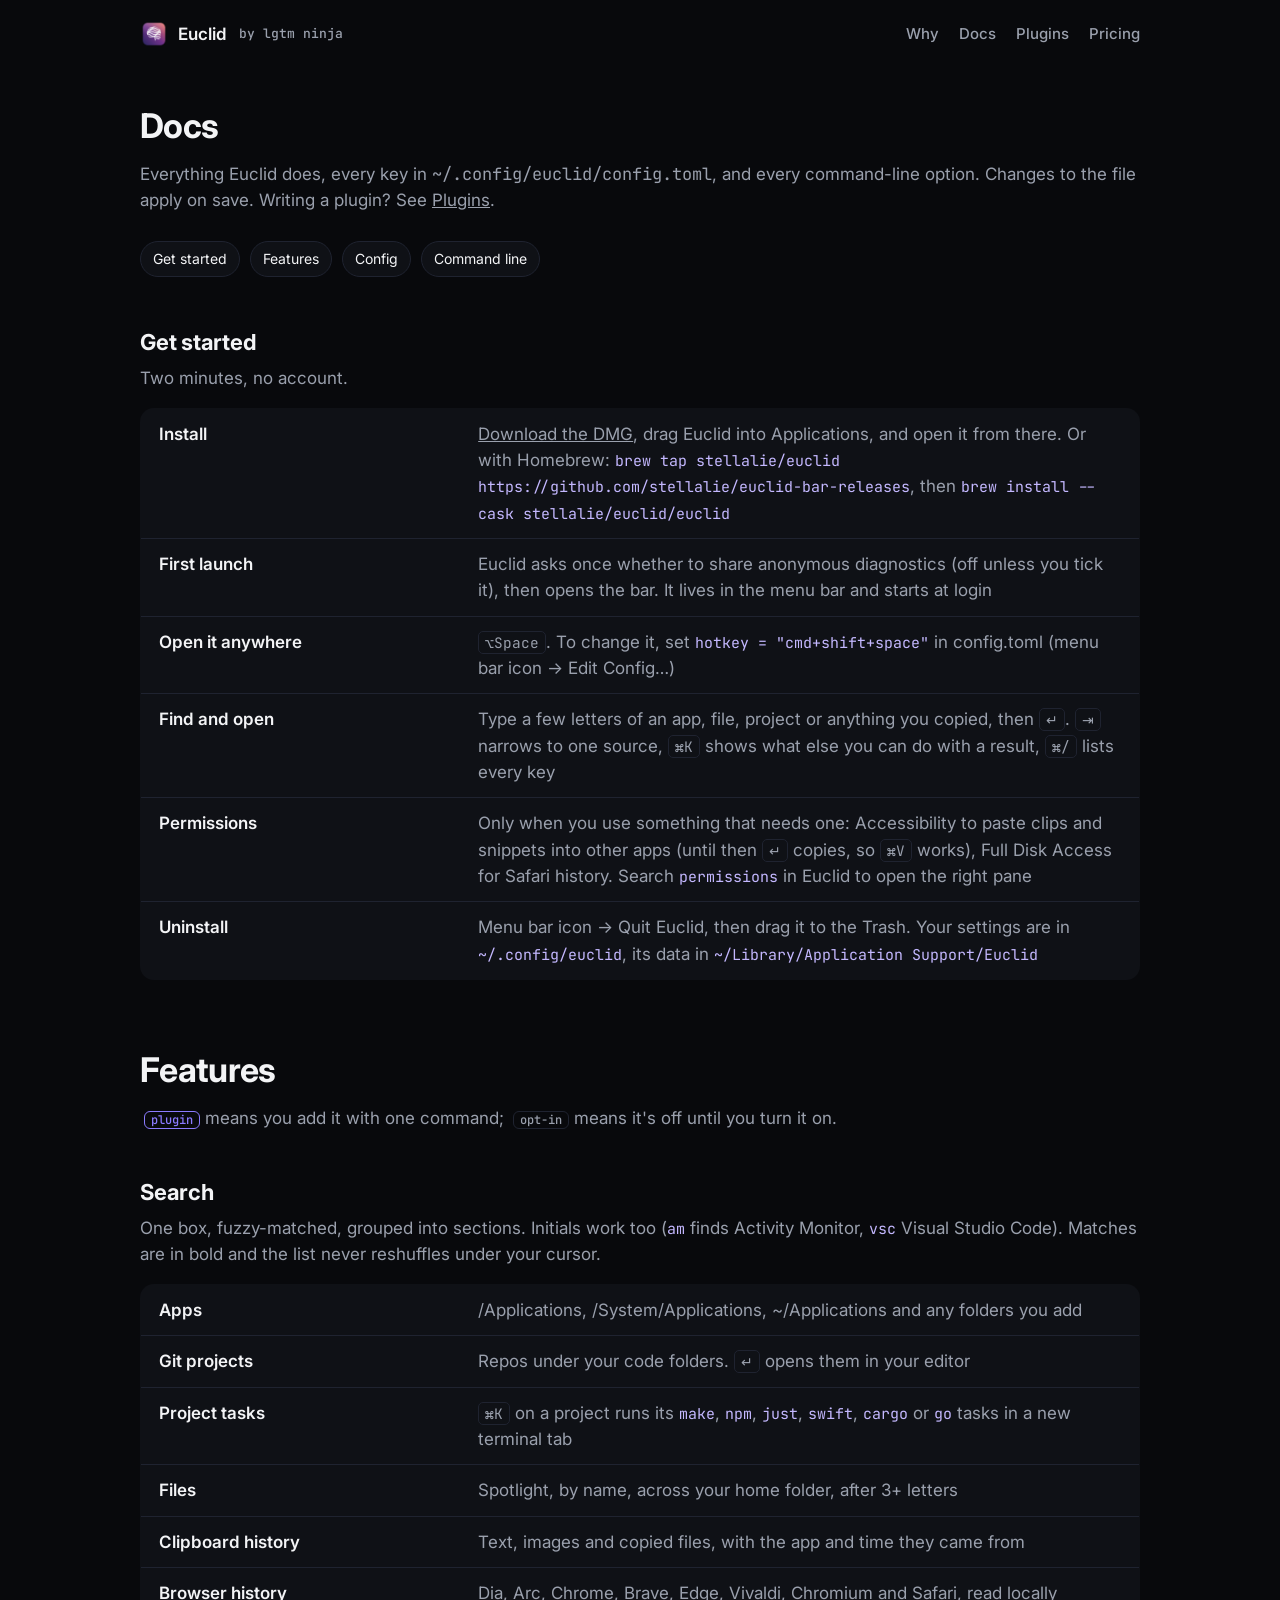
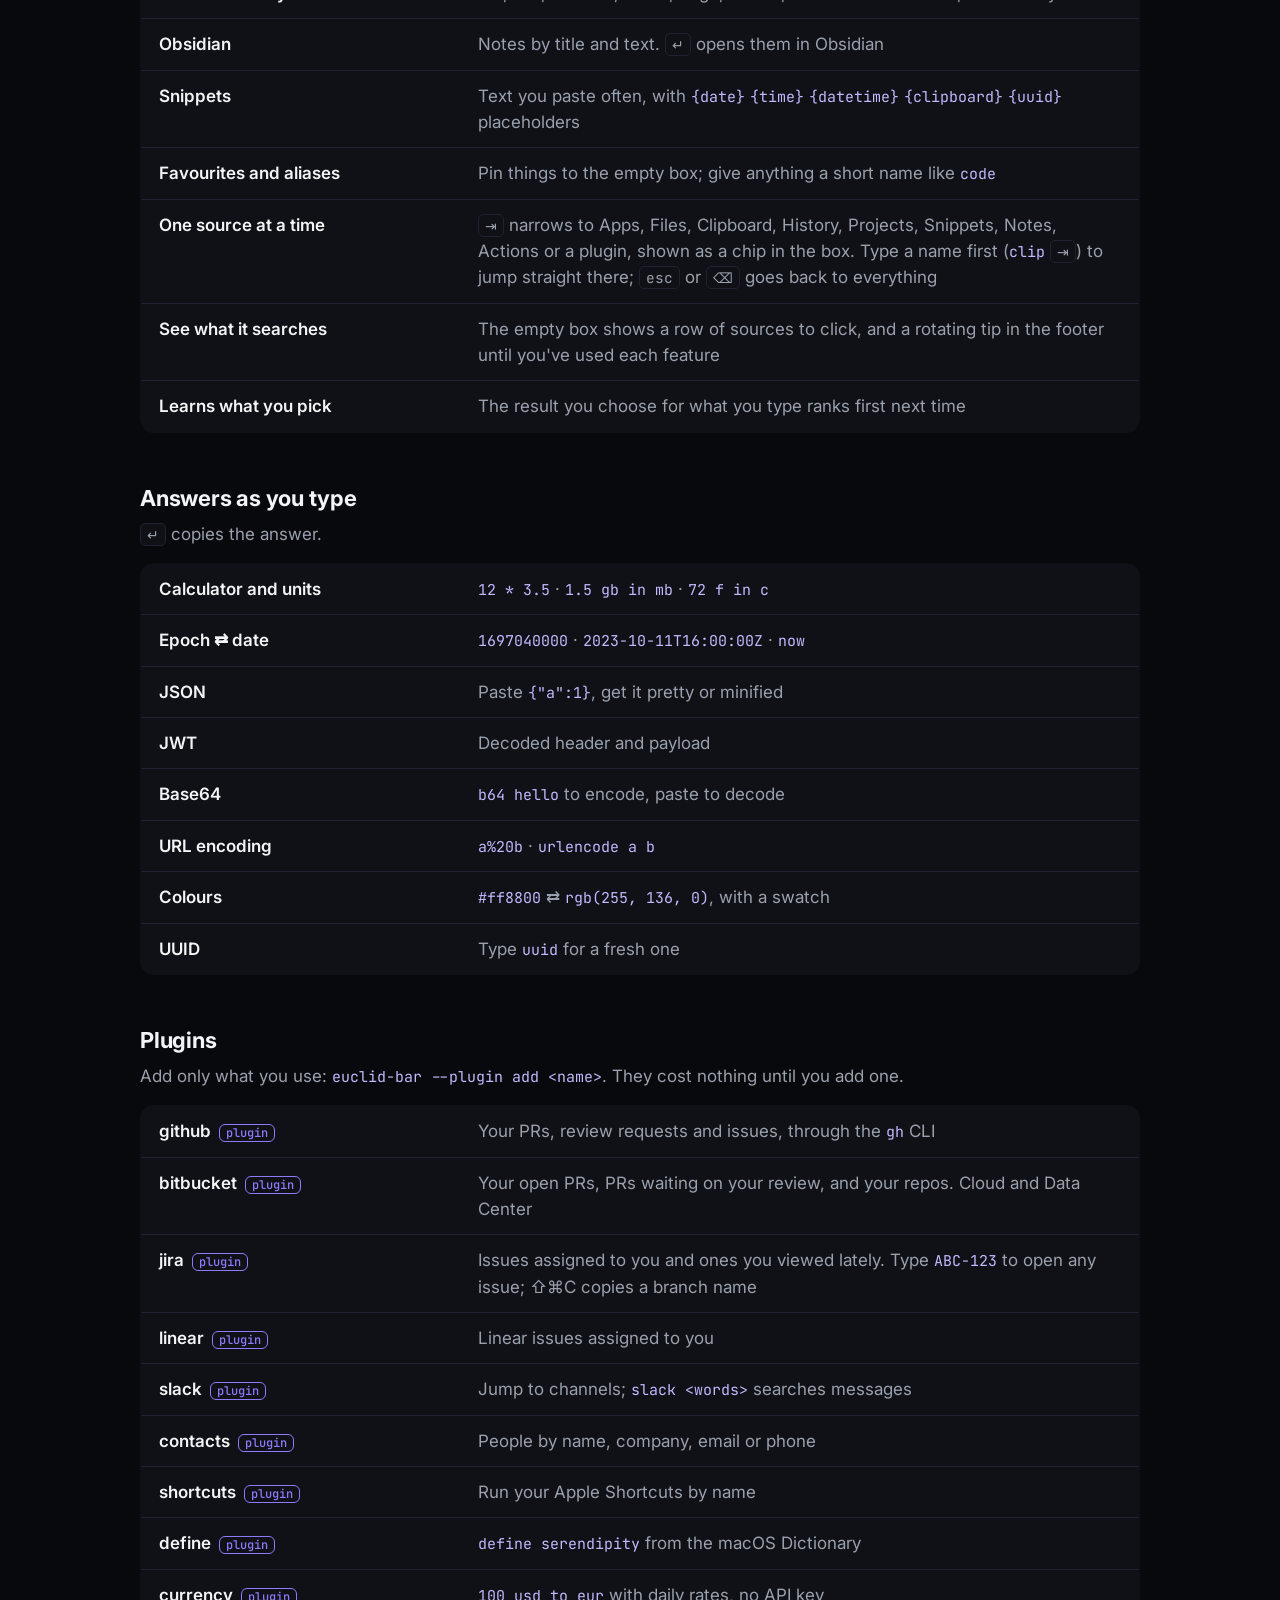
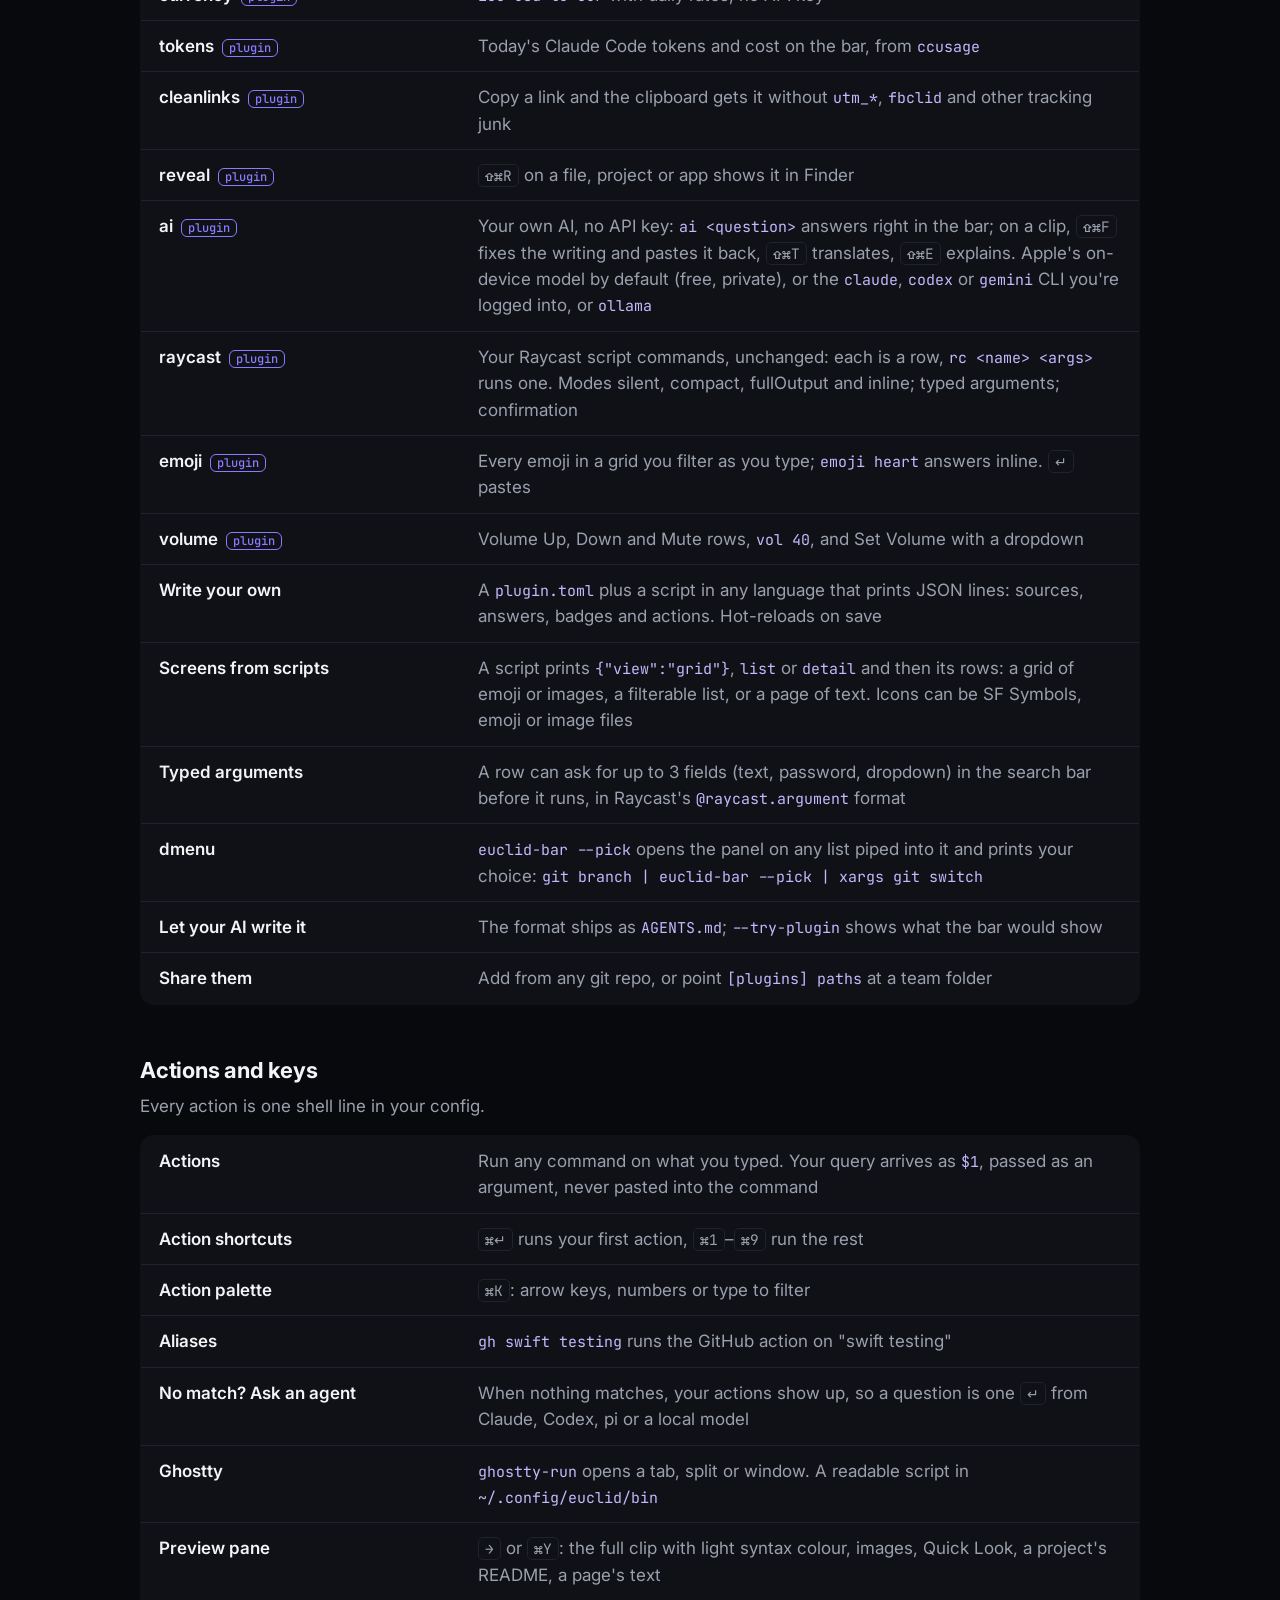
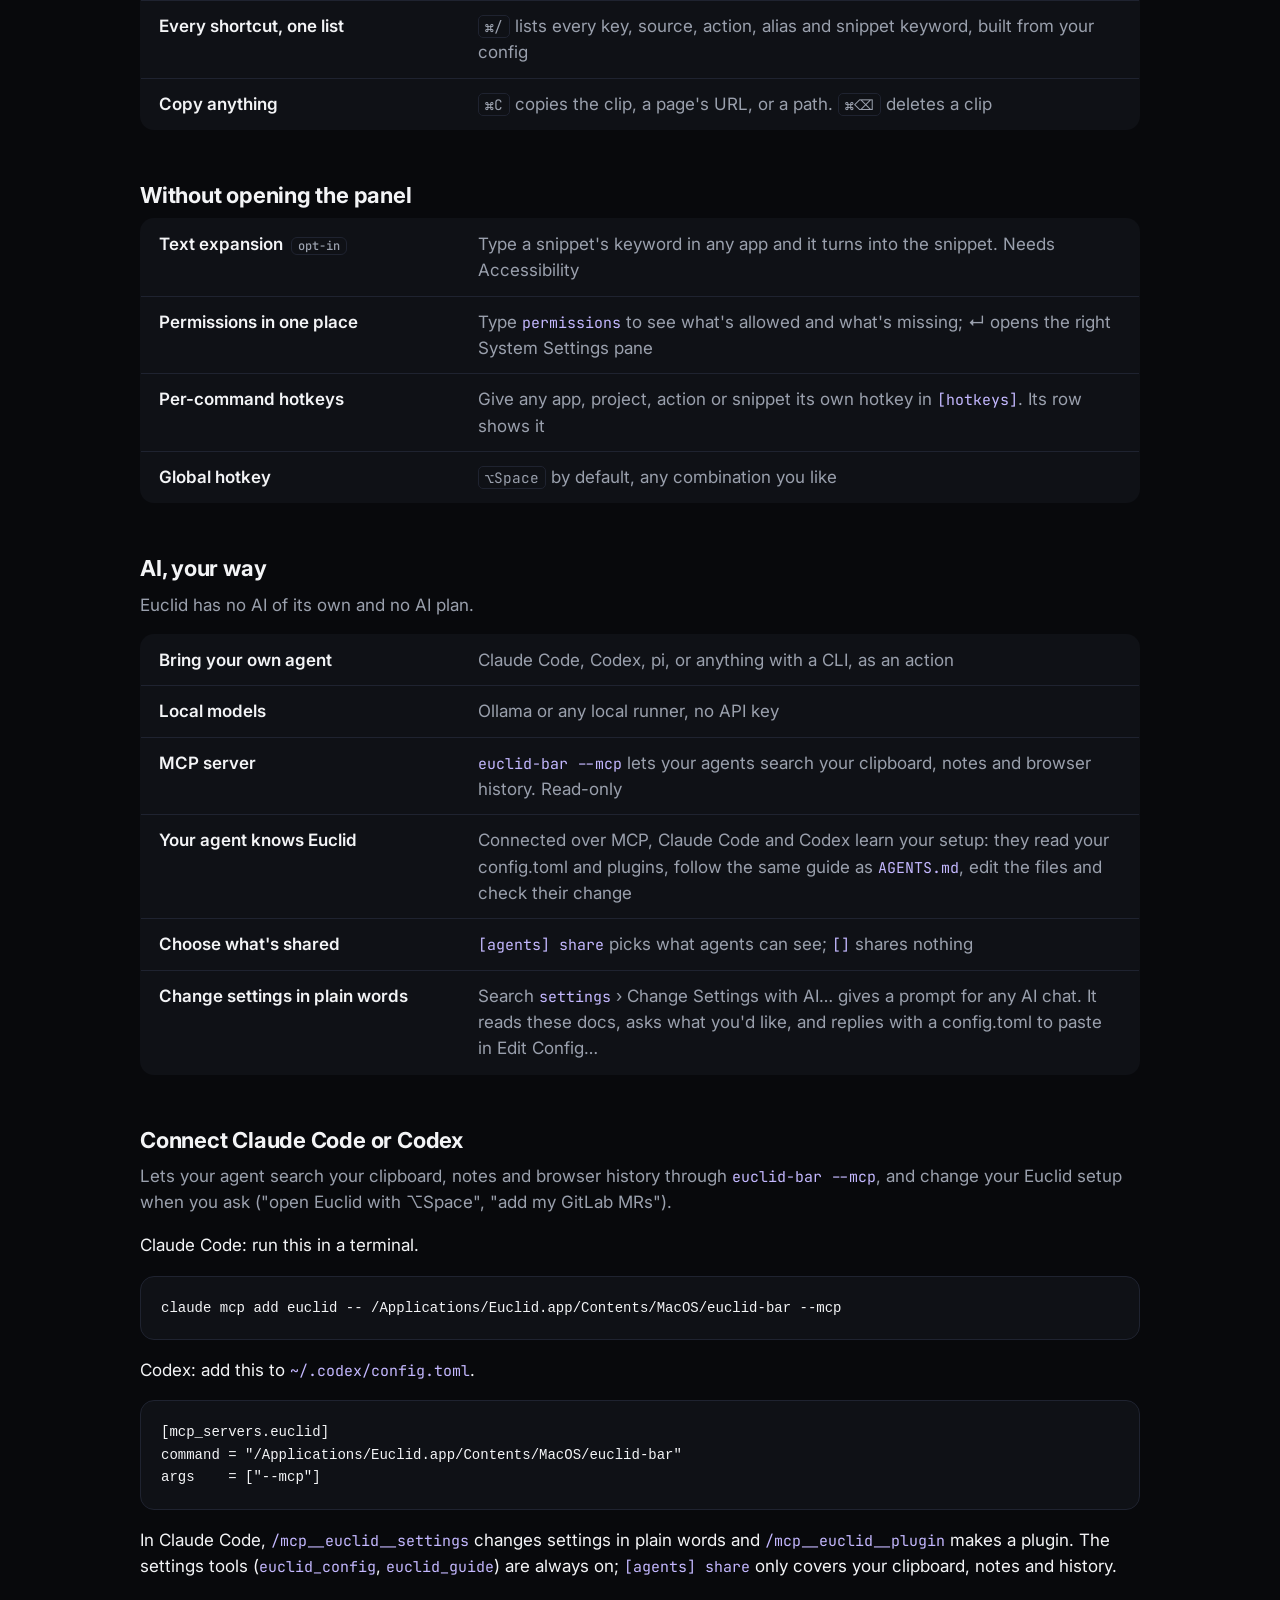
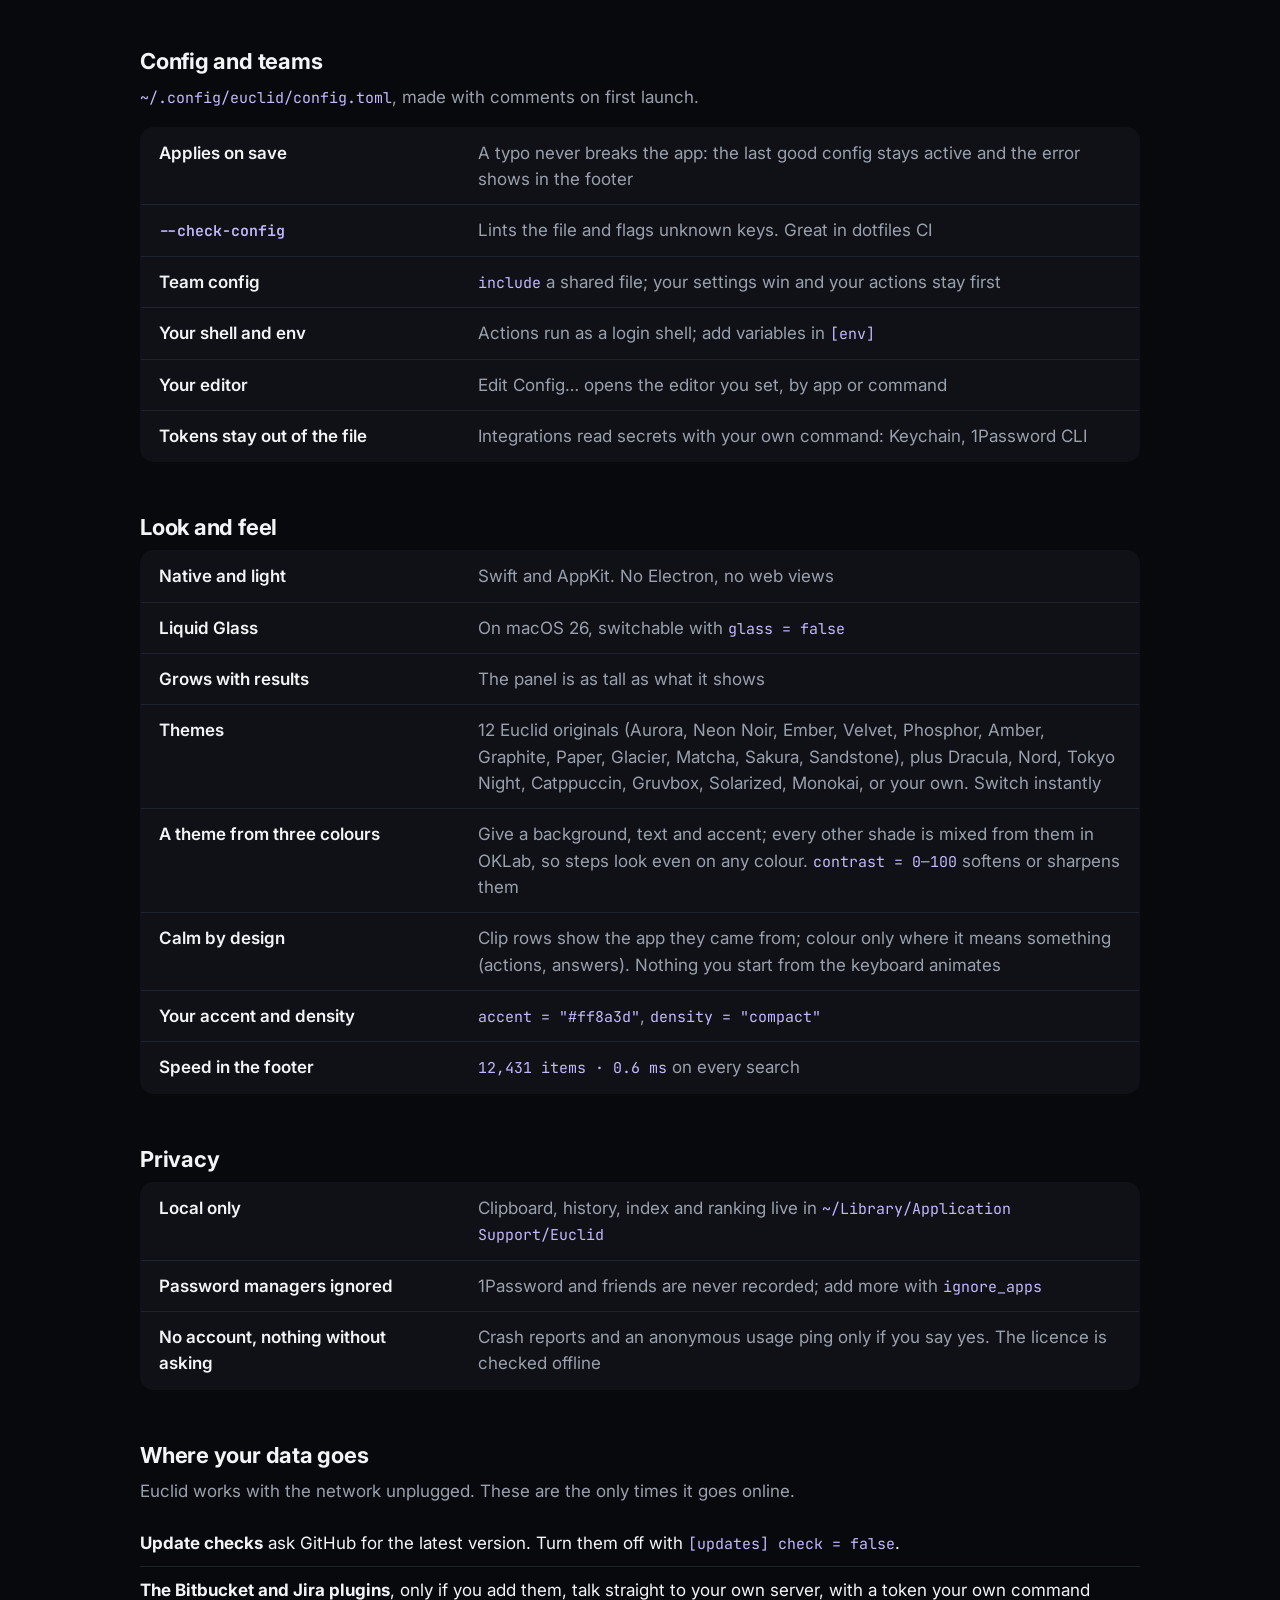
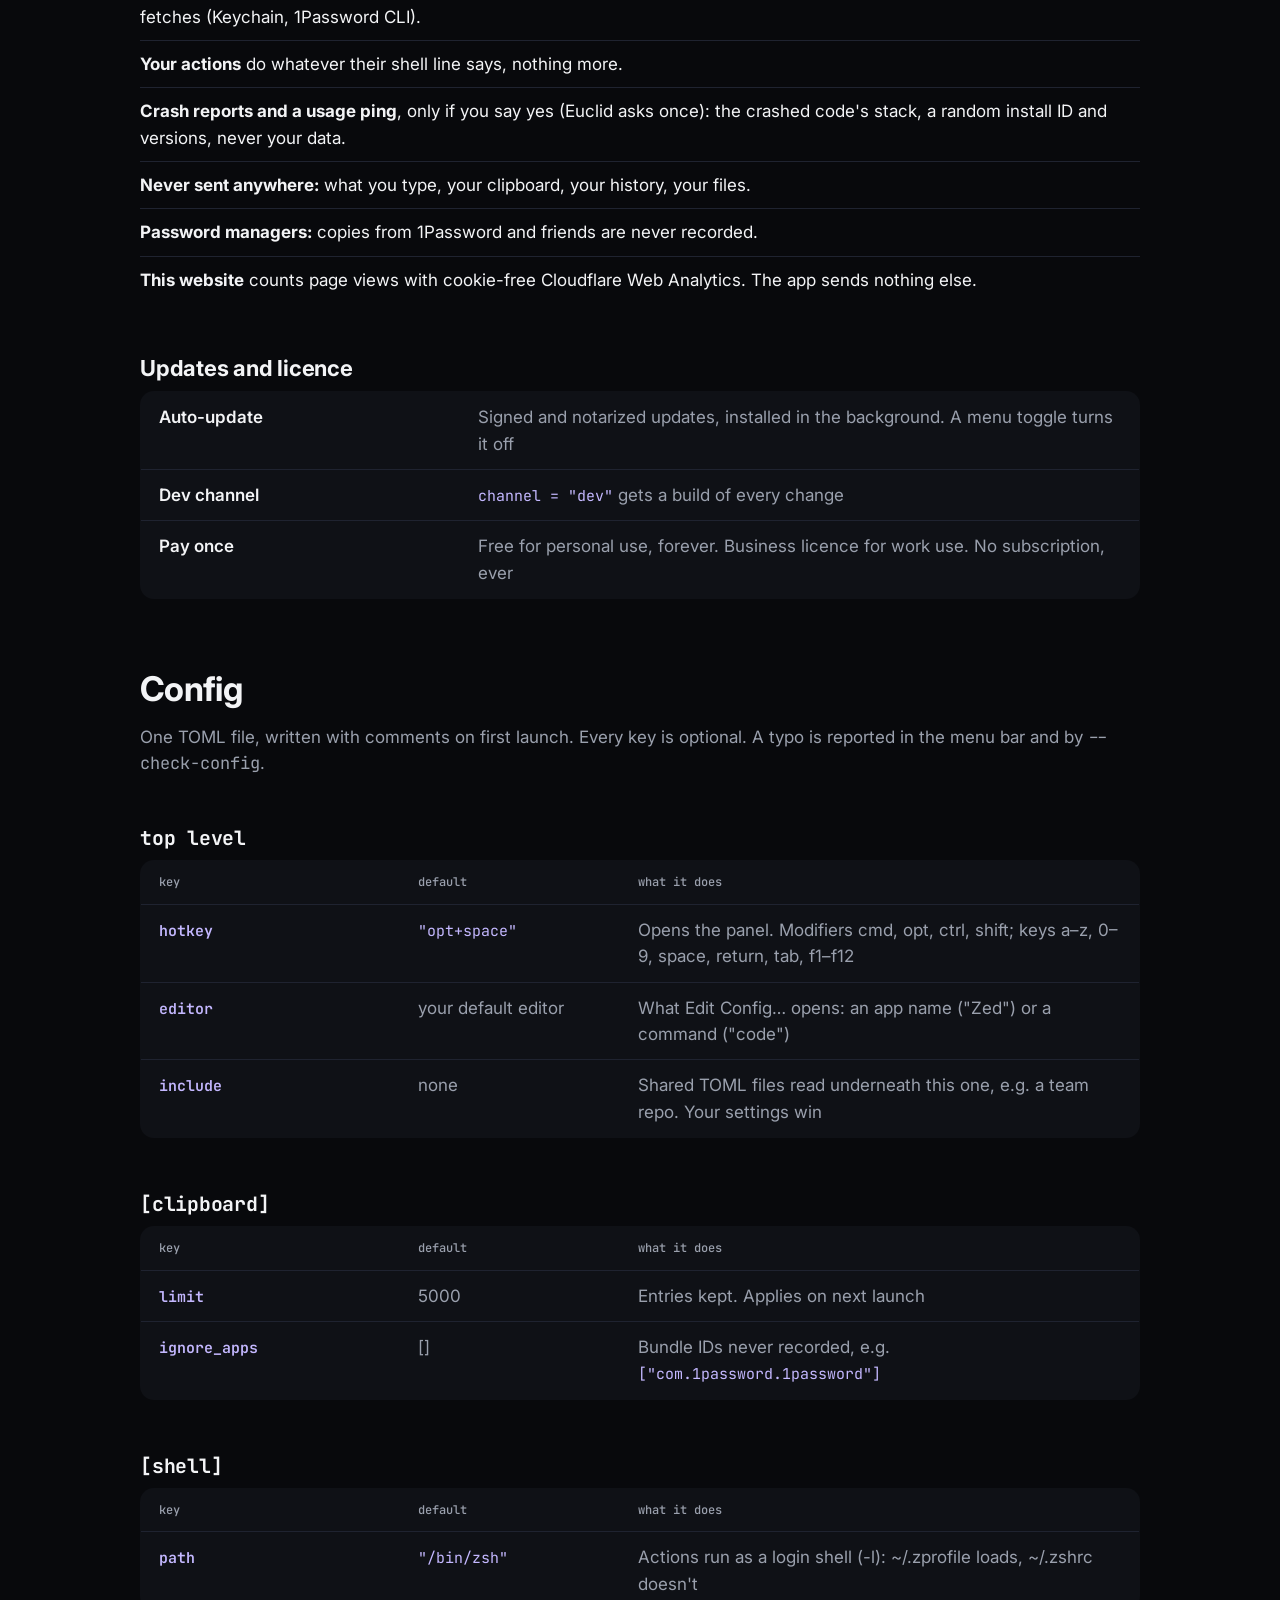
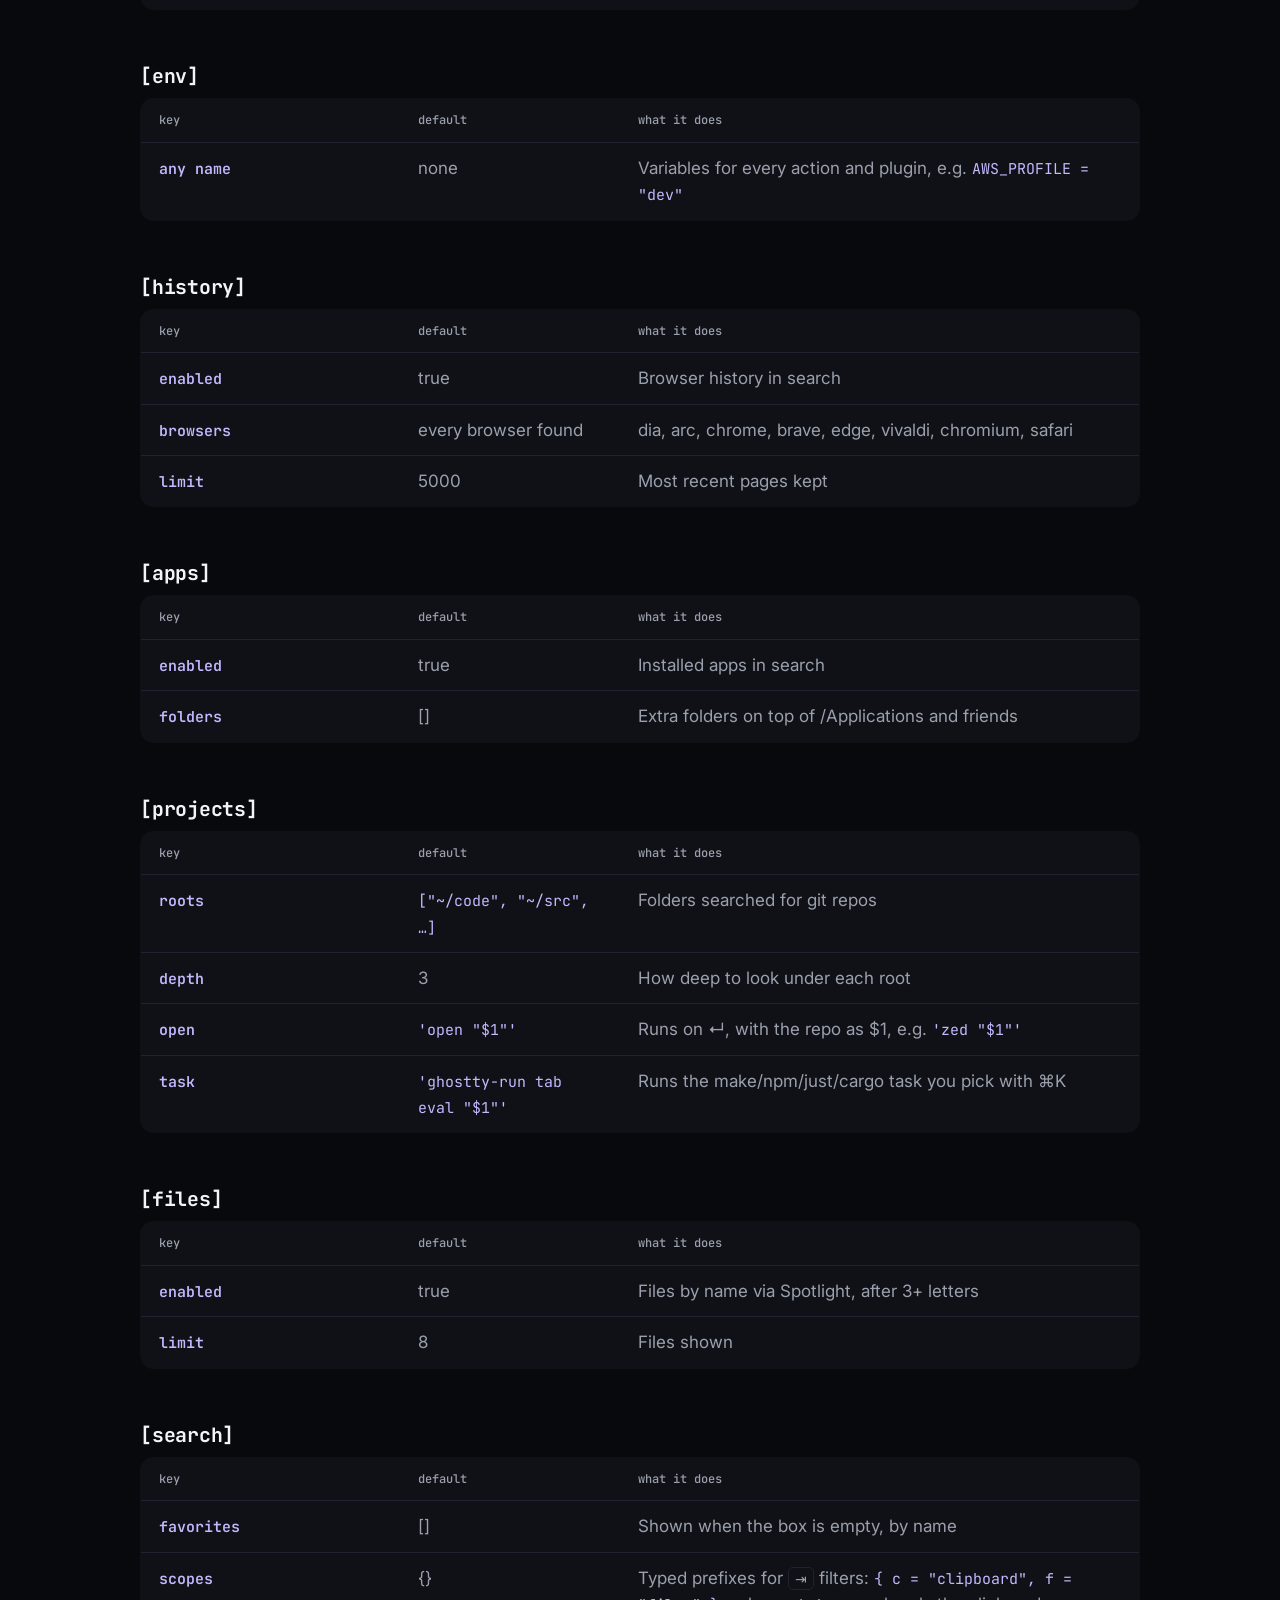
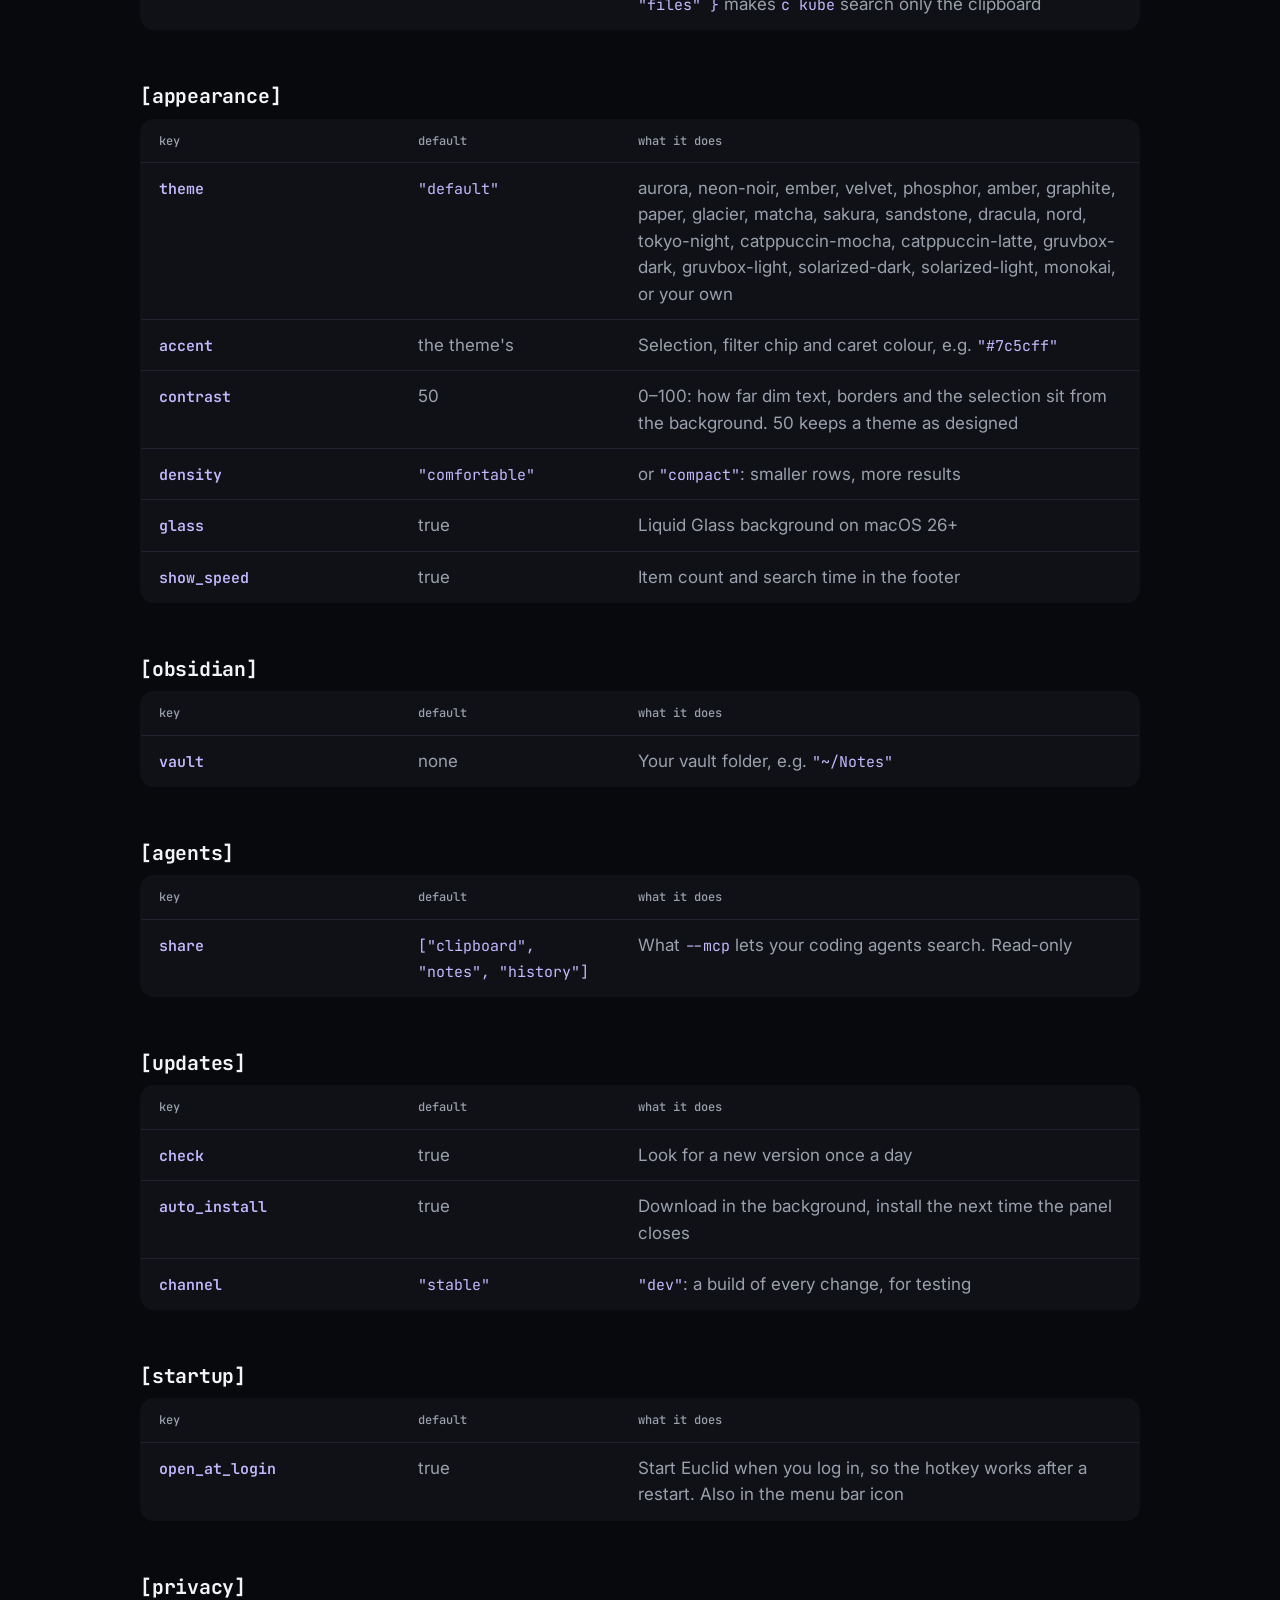
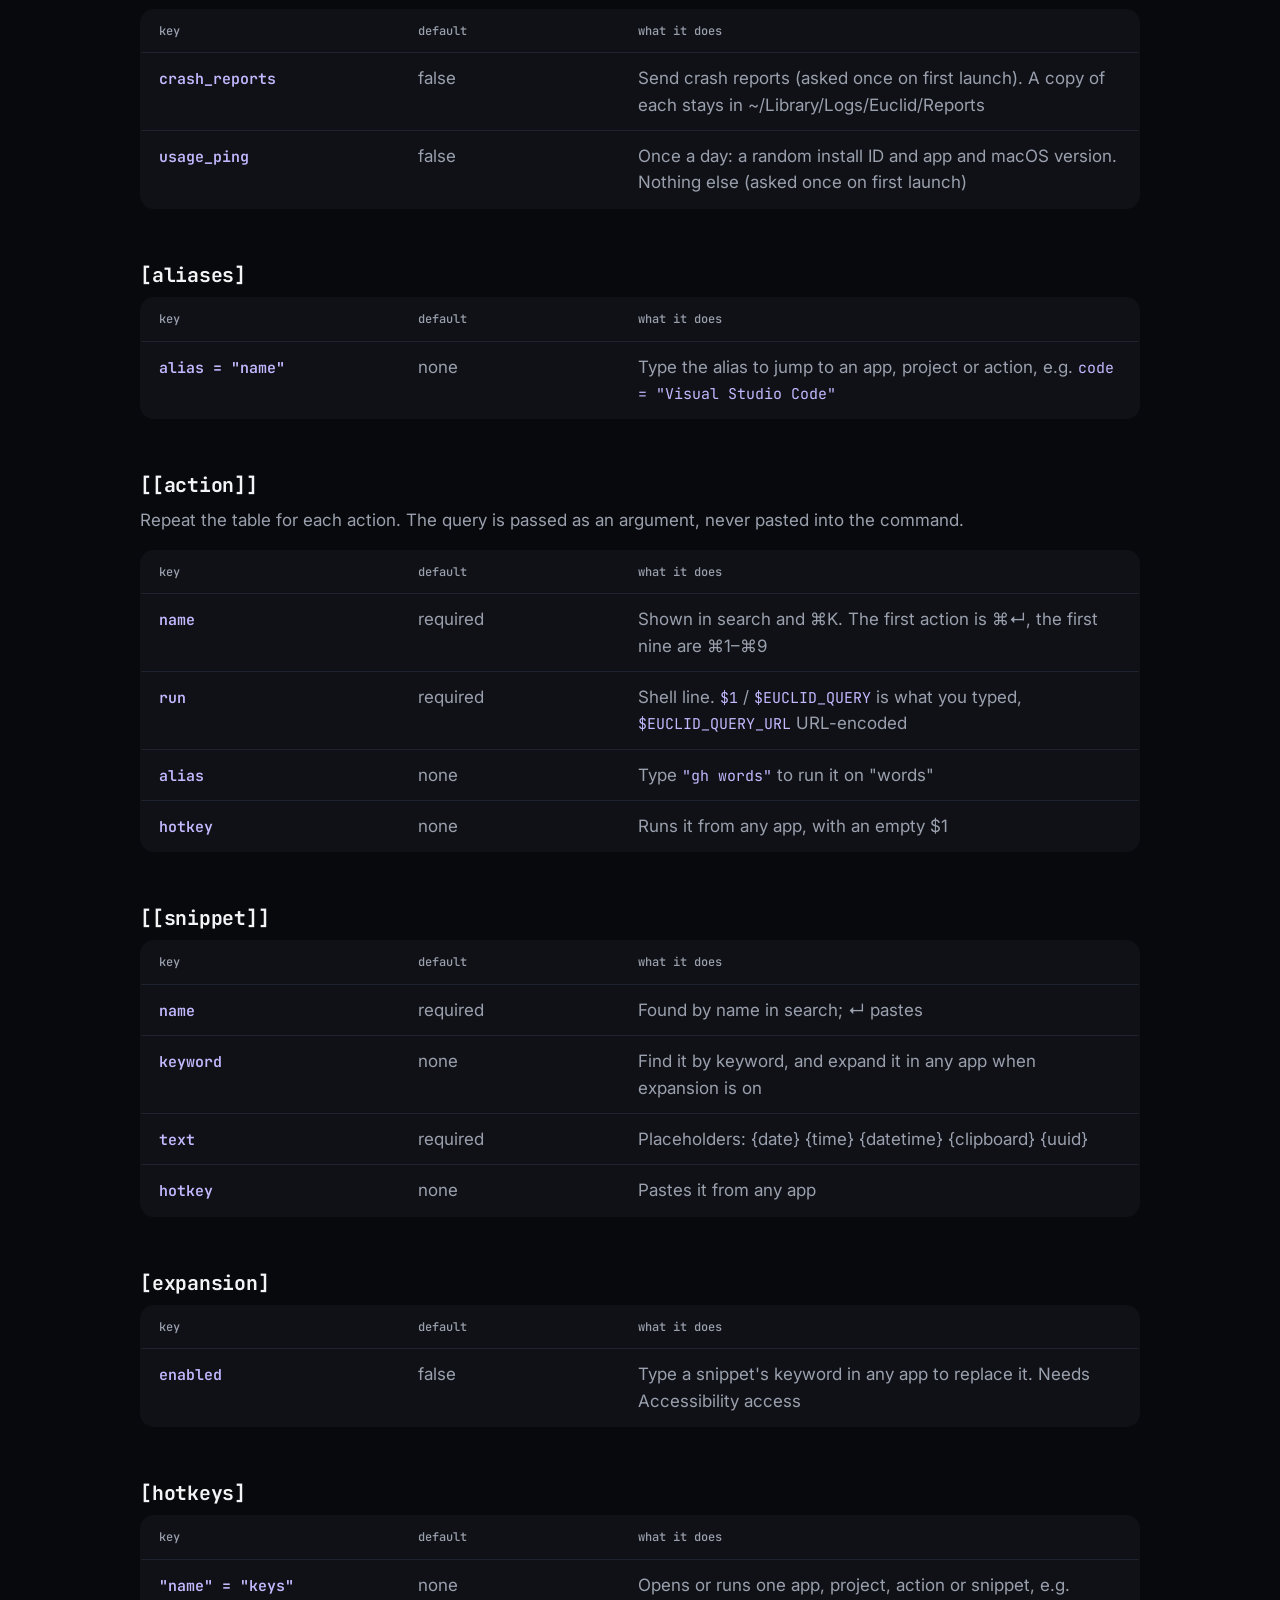
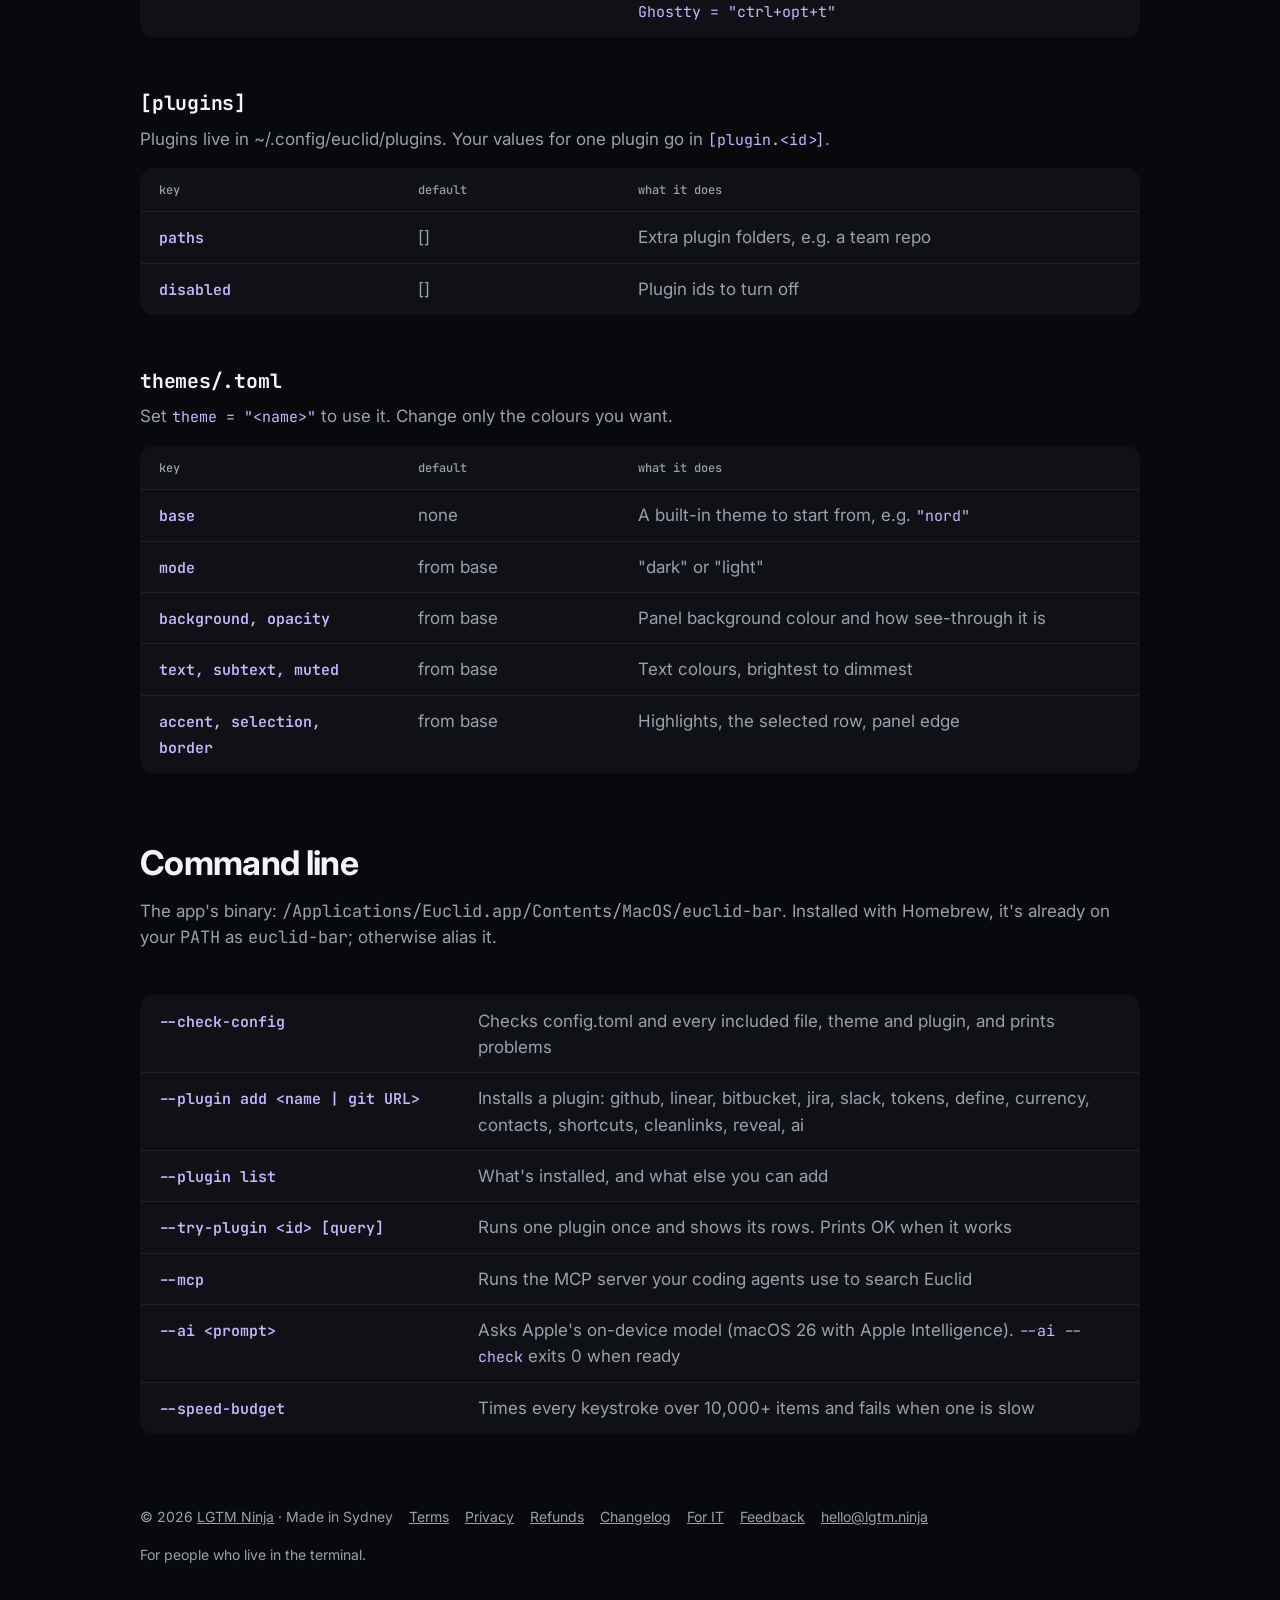
<file: euclid/features/index.html>
<!doctype html>
<html lang="en">
<head>
<meta charset="utf-8">
<title>Euclid features</title>
<link rel="canonical" href="https://lgtm.ninja/euclid/docs/">
<meta http-equiv="refresh" content="0; url=../docs/#features">
<script>
  // Old deep links like features/#plugins land on the same group in the docs.
  location.replace('../docs/' + (location.hash || '#features'));
</script>
</head>
<body><p>The feature list is now in the <a href="../docs/#features">docs</a>.</p></body>
</html>
</file>
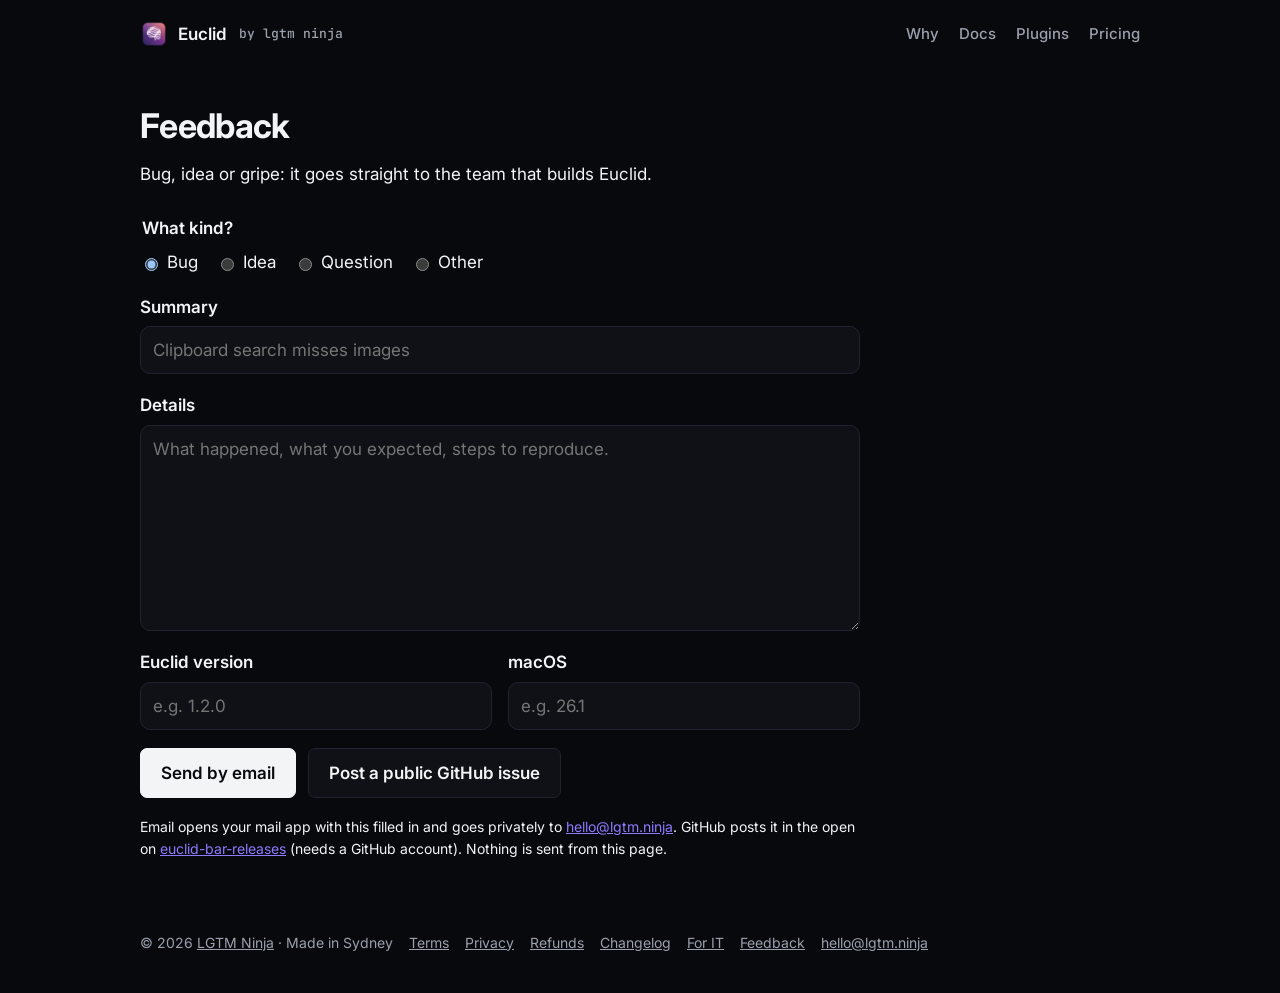
<file: euclid/feedback/index.html>
<!doctype html>
<html lang="en">
<head>
<meta charset="utf-8">
<meta name="viewport" content="width=device-width, initial-scale=1">
<title>Feedback · Euclid</title>
<meta name="description" content="Report a bug, ask for a feature or tell us what you think of Euclid.">
<link rel="canonical" href="https://lgtm.ninja/euclid/feedback/">
<link rel="icon" href="../icon.png">
<link rel="stylesheet" href="../style.css">
</head>
<body>
<div class="wrap">
  <nav>
    <a href="../" style="display:flex;align-items:center;gap:10px;text-decoration:none"><img src="../icon.png" alt=""><span>Euclid</span></a>
    <a class="maker" href="https://lgtm.ninja/">by lgtm ninja</a>
    <div class="links">
      <a href="../#why">Why</a>
      <a href="../docs/">Docs</a>
      <a href="../plugins/">Plugins</a>
      <a href="../#pricing">Pricing</a>
    </div>
  </nav>

  <article class="legal">
    <h2>Feedback</h2>
    <p class="sub">Bug, idea or gripe: it goes straight to the team that builds Euclid.</p>

    <form id="feedback" class="feedback">
      <fieldset>
        <legend>What kind?</legend>
        <label><input type="radio" name="kind" value="Bug" checked> Bug</label>
        <label><input type="radio" name="kind" value="Idea"> Idea</label>
        <label><input type="radio" name="kind" value="Question"> Question</label>
        <label><input type="radio" name="kind" value="Other"> Other</label>
      </fieldset>
      <label>Summary
        <input name="summary" required maxlength="120" placeholder="Clipboard search misses images">
      </label>
      <label>Details
        <textarea name="details" rows="7" placeholder="What happened, what you expected, steps to reproduce."></textarea>
      </label>
      <div class="two-fields">
        <label>Euclid version <input name="version" placeholder="e.g. 1.2.0"></label>
        <label>macOS <input name="macos" placeholder="e.g. 26.1"></label>
      </div>
      <div class="actions">
        <button class="btn primary" type="submit" name="via" value="email">Send by email</button>
        <button class="btn" type="submit" name="via" value="github">Post a public GitHub issue</button>
      </div>
      <p class="fine">Email opens your mail app with this filled in and goes privately to <a href="mailto:hello@lgtm.ninja">hello@lgtm.ninja</a>. GitHub posts it in the open on <a href="https://github.com/stellalie/euclid-bar-releases/issues">euclid-bar-releases</a> (needs a GitHub account). Nothing is sent from this page.</p>
    </form>
  </article>

  <footer>
    <span>© 2026 <a href="https://lgtm.ninja/">LGTM Ninja</a> · Made in Sydney</span>
    <a href="../terms/">Terms</a>
    <a href="../privacy/">Privacy</a>
    <a href="../refunds/">Refunds</a>
    <a href="../changelog/">Changelog</a>
    <a href="../it/">For IT</a>
    <a href="./">Feedback</a>
    <a href="mailto:hello@lgtm.ninja">hello@lgtm.ninja</a>
  </footer>
</div>
<script>
  // No backend: the form composes an email or a prefilled GitHub issue.
  // The app's "Send Feedback…" menu item passes ?v=<version>&os=<macOS>.
  const form = document.getElementById("feedback");
  const params = new URLSearchParams(location.search);
  form.version.value = params.get("v") || "";
  form.macos.value = params.get("os") || "";

  form.addEventListener("submit", (e) => {
    e.preventDefault();
    const f = form.elements;
    const kind = f.kind.value;
    const title = `[${kind}] ${f.summary.value.trim()}`;
    const body = [
      f.details.value.trim(),
      "",
      `Euclid: ${f.version.value.trim() || "?"}`,
      `macOS: ${f.macos.value.trim() || "?"}`,
    ].join("\n");
    const enc = encodeURIComponent;
    location.href = e.submitter && e.submitter.value === "github"
      ? `https://github.com/stellalie/euclid-bar-releases/issues/new?title=${enc(title)}&body=${enc(body)}`
      : `mailto:hello@lgtm.ninja?subject=${enc("Euclid feedback: " + title)}&body=${enc(body)}`;
  });
</script>
<!-- Cloudflare Web Analytics: cookie-free page views -->
<script defer src="https://static.cloudflareinsights.com/beacon.min.js" data-cf-beacon='{"token": "153c6065866e4bef9595b3c0df2fc248"}'></script>
</body>
</html>
</file>
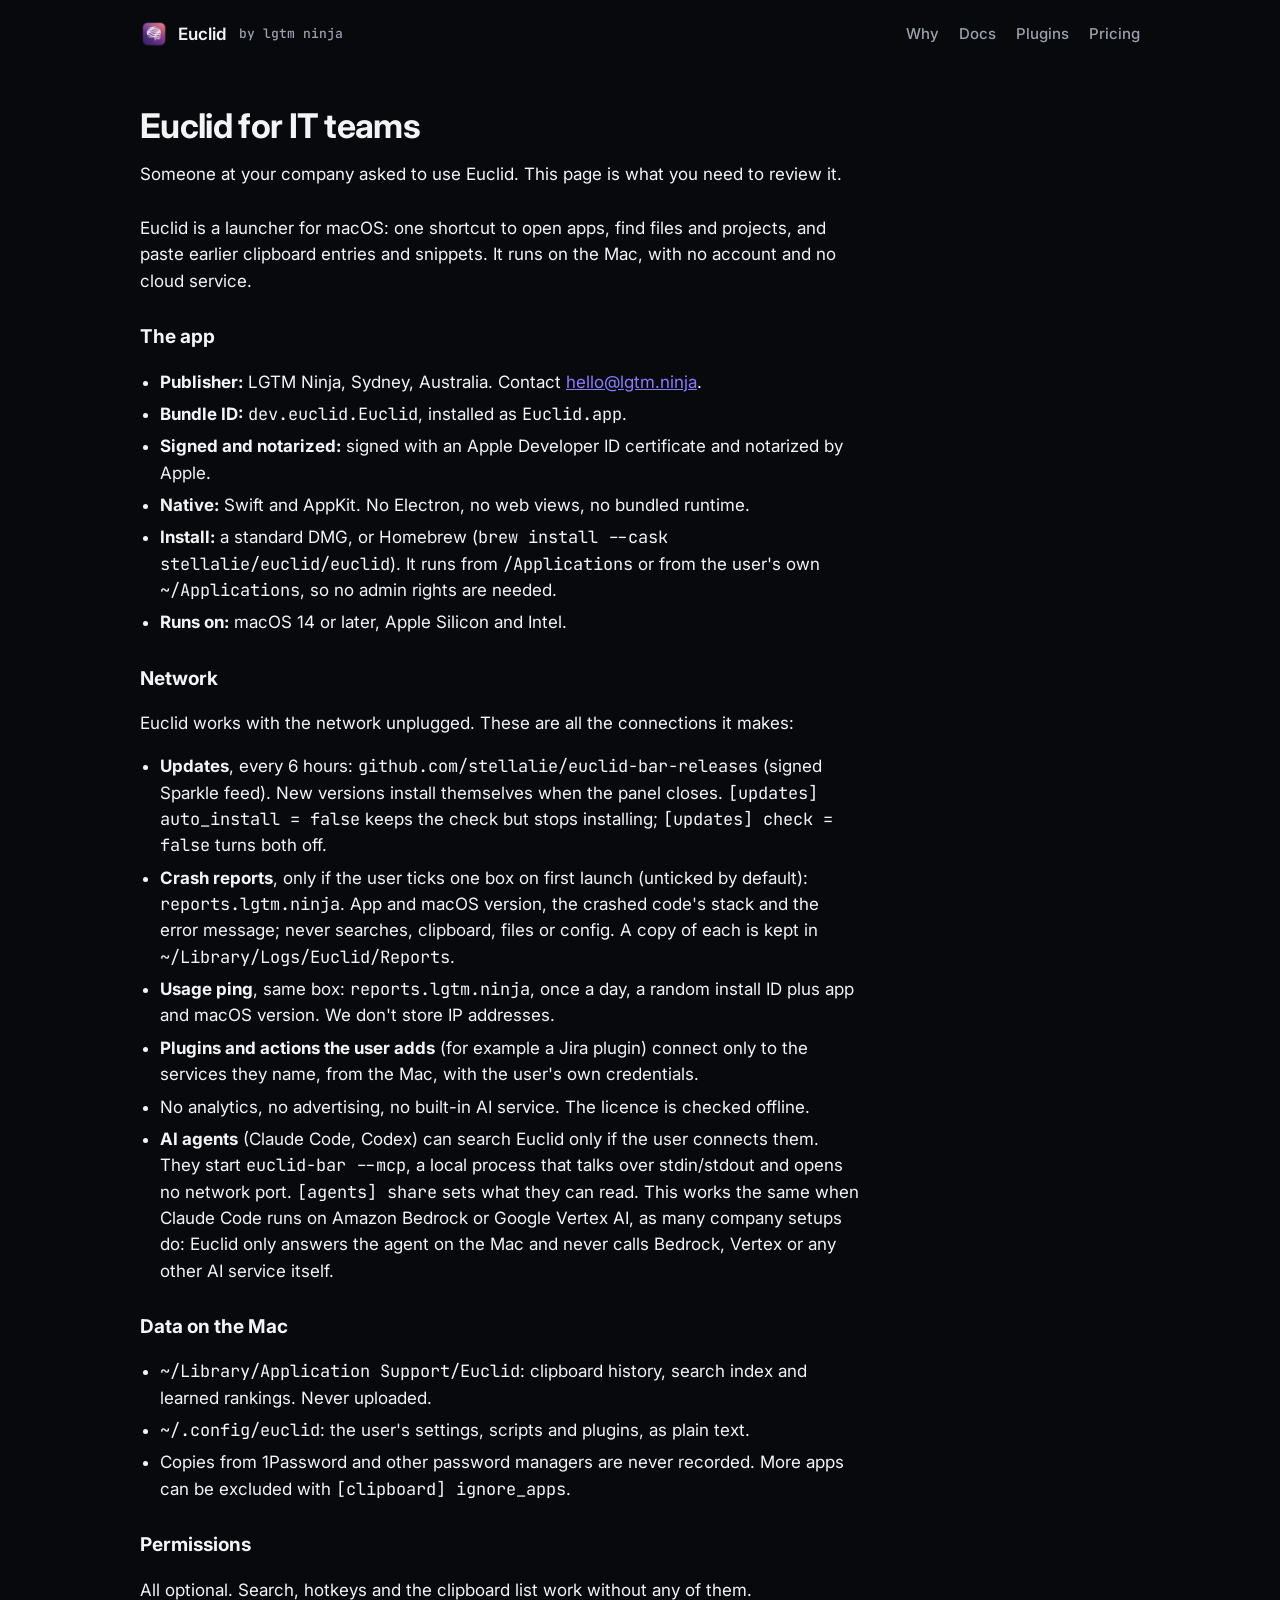
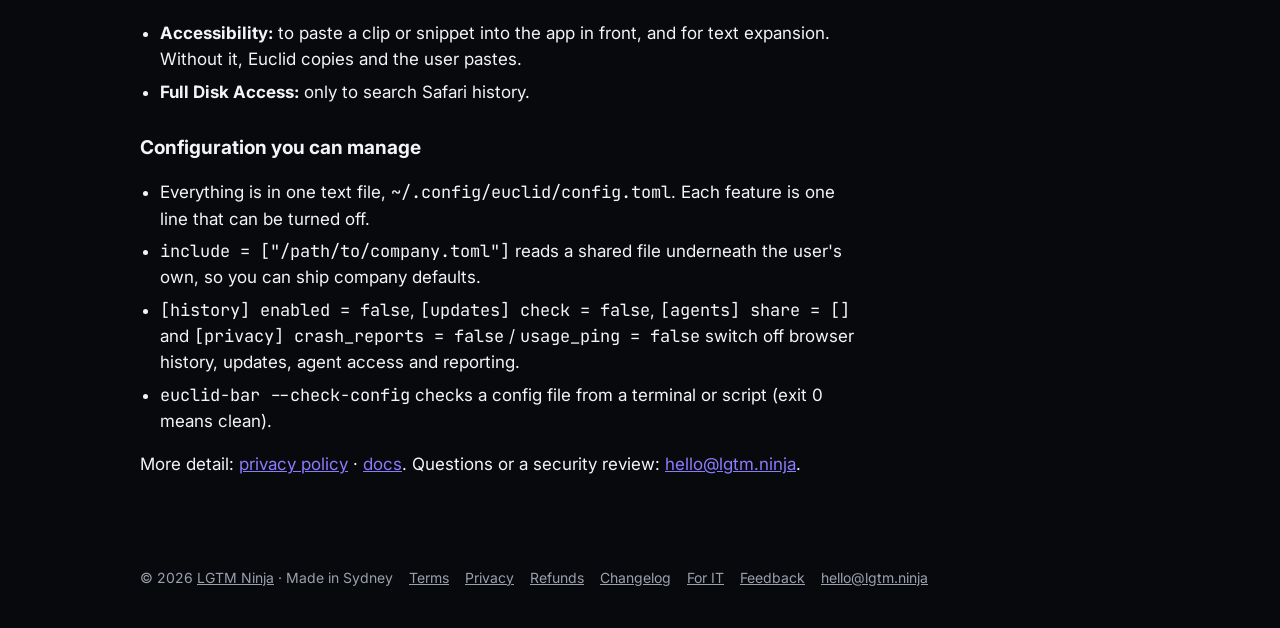
<file: euclid/it/index.html>
<!doctype html>
<html lang="en">
<head>
<meta charset="utf-8">
<meta name="viewport" content="width=device-width, initial-scale=1">
<title>Euclid for IT teams</title>
<meta name="description" content="What Euclid installs, stores, sends and asks for: a one-page review for IT and security teams.">
<link rel="canonical" href="https://lgtm.ninja/euclid/it/">
<link rel="icon" href="../icon.png">
<link rel="stylesheet" href="../style.css">
</head>
<body>
<div class="wrap">
  <nav>
    <a href="../" style="display:flex;align-items:center;gap:10px;text-decoration:none"><img src="../icon.png" alt=""><span>Euclid</span></a>
    <a class="maker" href="https://lgtm.ninja/">by lgtm ninja</a>
    <div class="links">
      <a href="../#why">Why</a>
      <a href="../docs/">Docs</a>
      <a href="../plugins/">Plugins</a>
      <a href="../#pricing">Pricing</a>
    </div>
  </nav>

  <article class="legal">
    <h2>Euclid for IT teams</h2>
    <p class="sub">Someone at your company asked to use Euclid. This page is what you need to review it.</p>
    <p>Euclid is a launcher for macOS: one shortcut to open apps, find files and projects, and paste earlier clipboard entries and snippets. It runs on the Mac, with no account and no cloud service.</p>

    <h3>The app</h3>
    <ul>
      <li><b>Publisher:</b> LGTM Ninja, Sydney, Australia. Contact <a href="mailto:hello@lgtm.ninja">hello@lgtm.ninja</a>.</li>
      <li><b>Bundle ID:</b> <code>dev.euclid.Euclid</code>, installed as <code>Euclid.app</code>.</li>
      <li><b>Signed and notarized:</b> signed with an Apple Developer ID certificate and notarized by Apple.</li>
      <li><b>Native:</b> Swift and AppKit. No Electron, no web views, no bundled runtime.</li>
      <li><b>Install:</b> a standard DMG, or Homebrew (<code>brew install --cask stellalie/euclid/euclid</code>). It runs from <code>/Applications</code> or from the user's own <code>~/Applications</code>, so no admin rights are needed.</li>
      <li><b>Runs on:</b> macOS 14 or later, Apple Silicon and Intel.</li>
    </ul>

    <h3>Network</h3>
    <p>Euclid works with the network unplugged. These are all the connections it makes:</p>
    <ul>
      <li><b>Updates</b>, every 6 hours: <code>github.com/stellalie/euclid-bar-releases</code> (signed Sparkle feed). New versions install themselves when the panel closes. <code>[updates] auto_install = false</code> keeps the check but stops installing; <code>[updates] check = false</code> turns both off.</li>
      <li><b>Crash reports</b>, only if the user ticks one box on first launch (unticked by default): <code>reports.lgtm.ninja</code>. App and macOS version, the crashed code's stack and the error message; never searches, clipboard, files or config. A copy of each is kept in <code>~/Library/Logs/Euclid/Reports</code>.</li>
      <li><b>Usage ping</b>, same box: <code>reports.lgtm.ninja</code>, once a day, a random install ID plus app and macOS version. We don't store IP addresses.</li>
      <li><b>Plugins and actions the user adds</b> (for example a Jira plugin) connect only to the services they name, from the Mac, with the user's own credentials.</li>
      <li>No analytics, no advertising, no built-in AI service. The licence is checked offline.</li>
      <li><b>AI agents</b> (Claude Code, Codex) can search Euclid only if the user connects them. They start <code>euclid-bar --mcp</code>, a local process that talks over stdin/stdout and opens no network port. <code>[agents] share</code> sets what they can read. This works the same when Claude Code runs on Amazon Bedrock or Google Vertex AI, as many company setups do: Euclid only answers the agent on the Mac and never calls Bedrock, Vertex or any other AI service itself.</li>
    </ul>

    <h3>Data on the Mac</h3>
    <ul>
      <li><code>~/Library/Application Support/Euclid</code>: clipboard history, search index and learned rankings. Never uploaded.</li>
      <li><code>~/.config/euclid</code>: the user's settings, scripts and plugins, as plain text.</li>
      <li>Copies from 1Password and other password managers are never recorded. More apps can be excluded with <code>[clipboard] ignore_apps</code>.</li>
    </ul>

    <h3>Permissions</h3>
    <p>All optional. Search, hotkeys and the clipboard list work without any of them.</p>
    <ul>
      <li><b>Accessibility:</b> to paste a clip or snippet into the app in front, and for text expansion. Without it, Euclid copies and the user pastes.</li>
      <li><b>Full Disk Access:</b> only to search Safari history.</li>
    </ul>

    <h3>Configuration you can manage</h3>
    <ul>
      <li>Everything is in one text file, <code>~/.config/euclid/config.toml</code>. Each feature is one line that can be turned off.</li>
      <li><code>include = ["/path/to/company.toml"]</code> reads a shared file underneath the user's own, so you can ship company defaults.</li>
      <li><code>[history] enabled = false</code>, <code>[updates] check = false</code>, <code>[agents] share = []</code> and <code>[privacy] crash_reports = false</code> / <code>usage_ping = false</code> switch off browser history, updates, agent access and reporting.</li>
      <li><code>euclid-bar --check-config</code> checks a config file from a terminal or script (exit 0 means clean).</li>
    </ul>

    <p>More detail: <a href="../privacy/">privacy policy</a> · <a href="../docs/">docs</a>. Questions or a security review: <a href="mailto:hello@lgtm.ninja">hello@lgtm.ninja</a>.</p>
  </article>

  <footer>
    <span>© 2026 <a href="https://lgtm.ninja/">LGTM Ninja</a> · Made in Sydney</span>
    <a href="../terms/">Terms</a>
    <a href="../privacy/">Privacy</a>
    <a href="../refunds/">Refunds</a>
    <a href="../changelog/">Changelog</a>
    <a href="../it/">For IT</a>
    <a href="../feedback/">Feedback</a>
    <a href="mailto:hello@lgtm.ninja">hello@lgtm.ninja</a>
  </footer>
</div>
<!-- Cloudflare Web Analytics: cookie-free page views -->
<script defer src="https://static.cloudflareinsights.com/beacon.min.js" data-cf-beacon='{"token": "153c6065866e4bef9595b3c0df2fc248"}'></script>
</body>
</html>
</file>
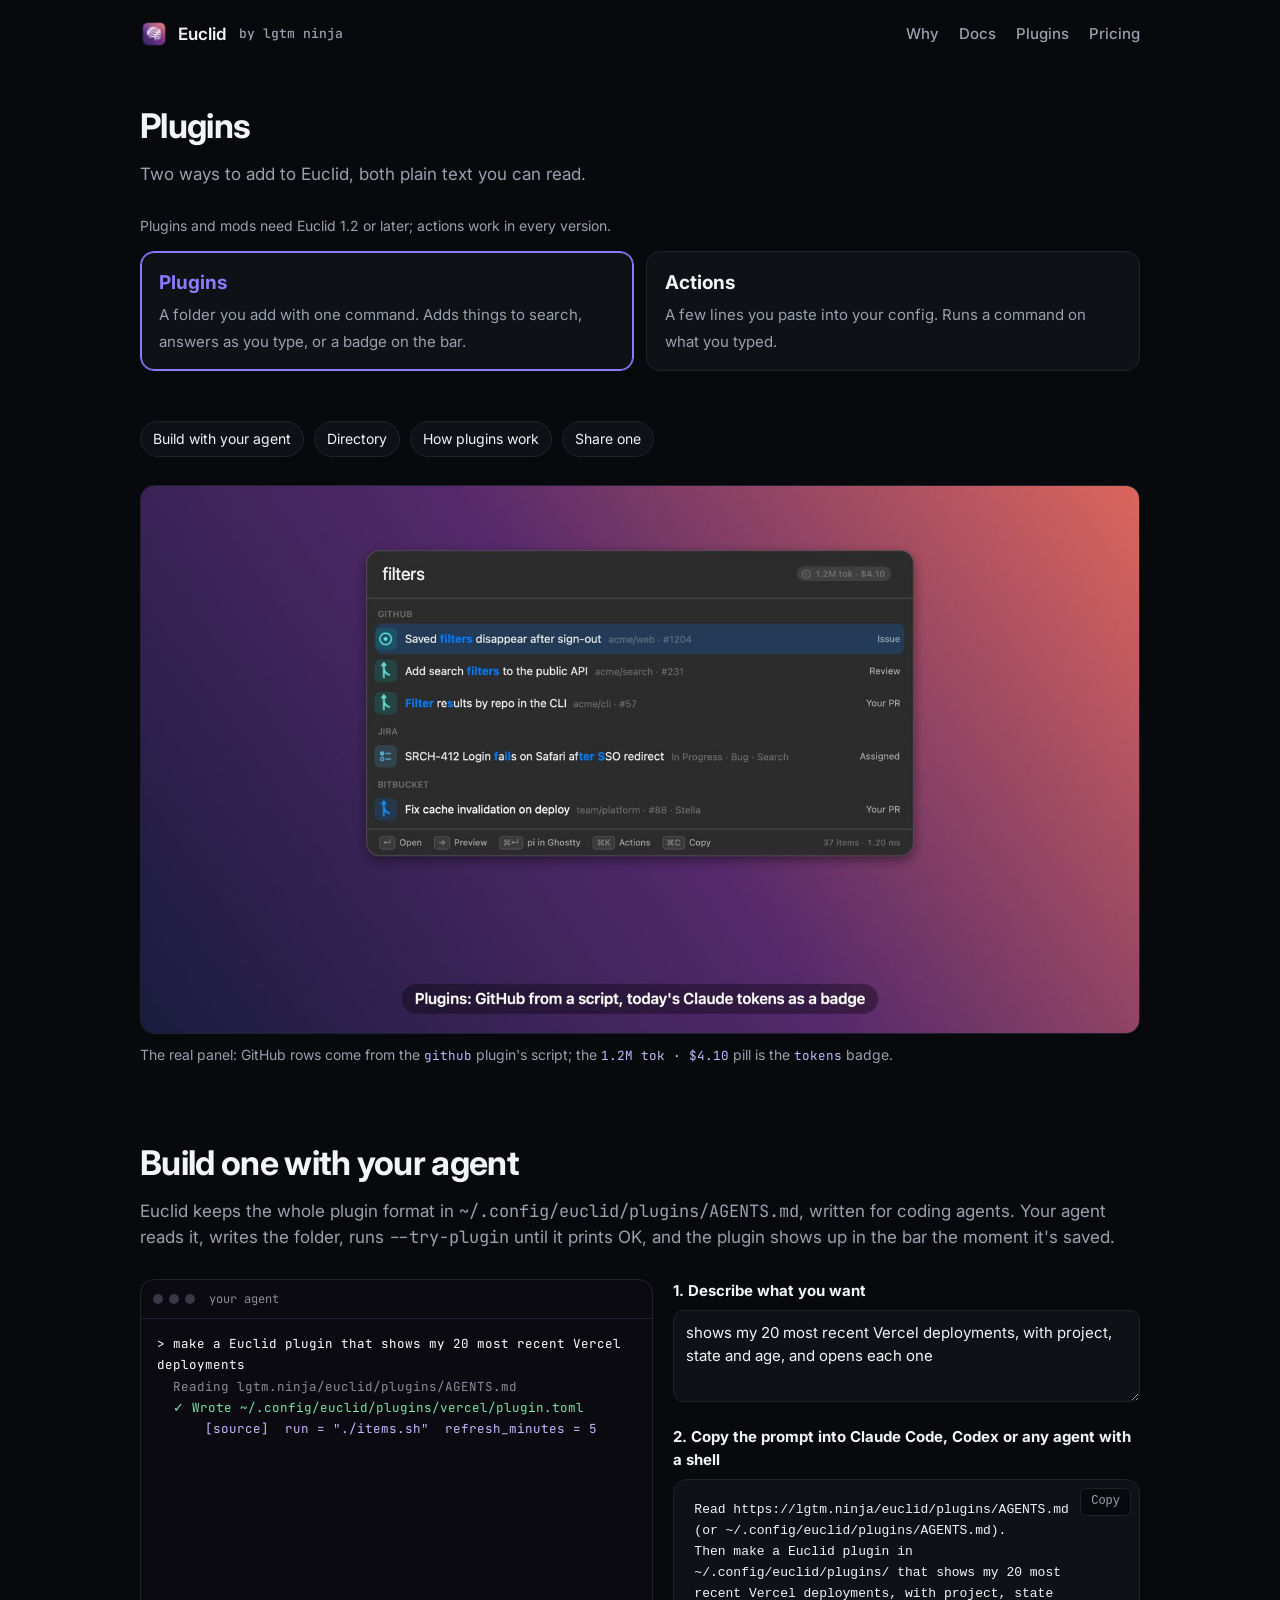
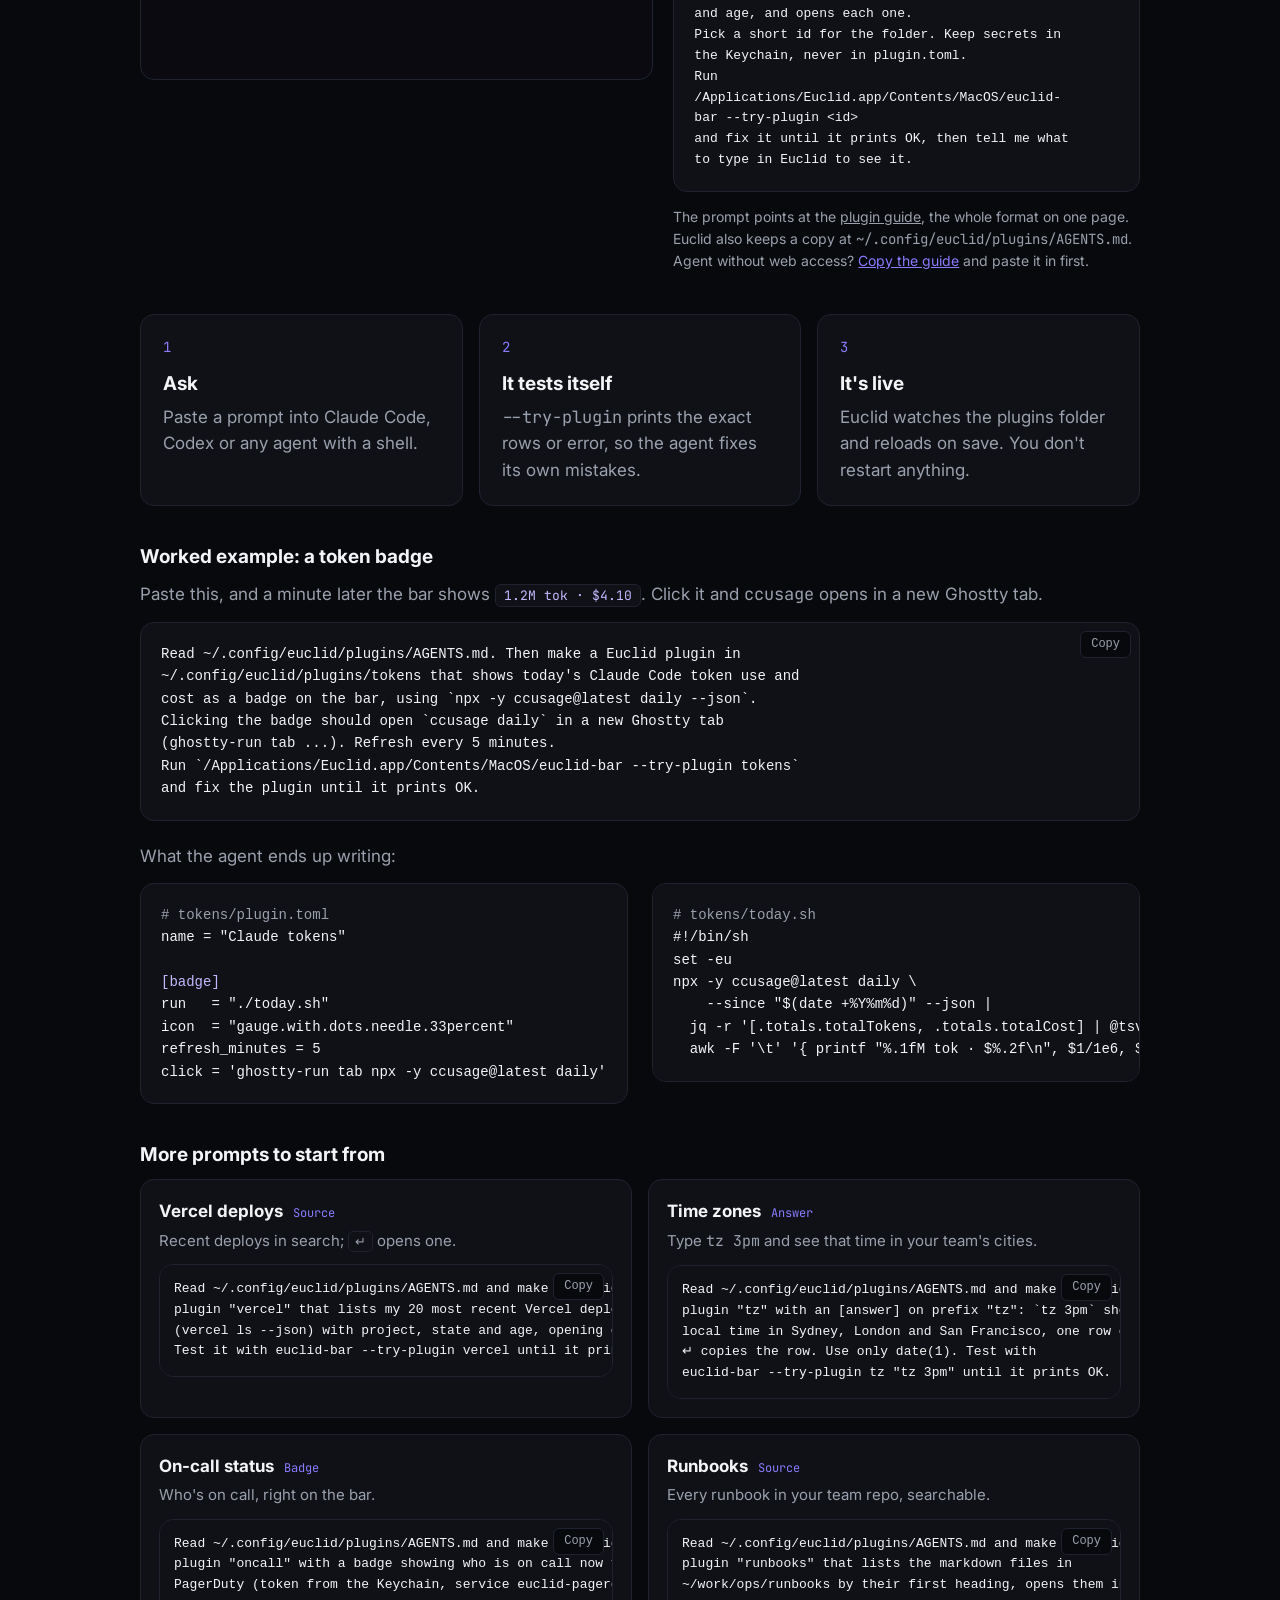
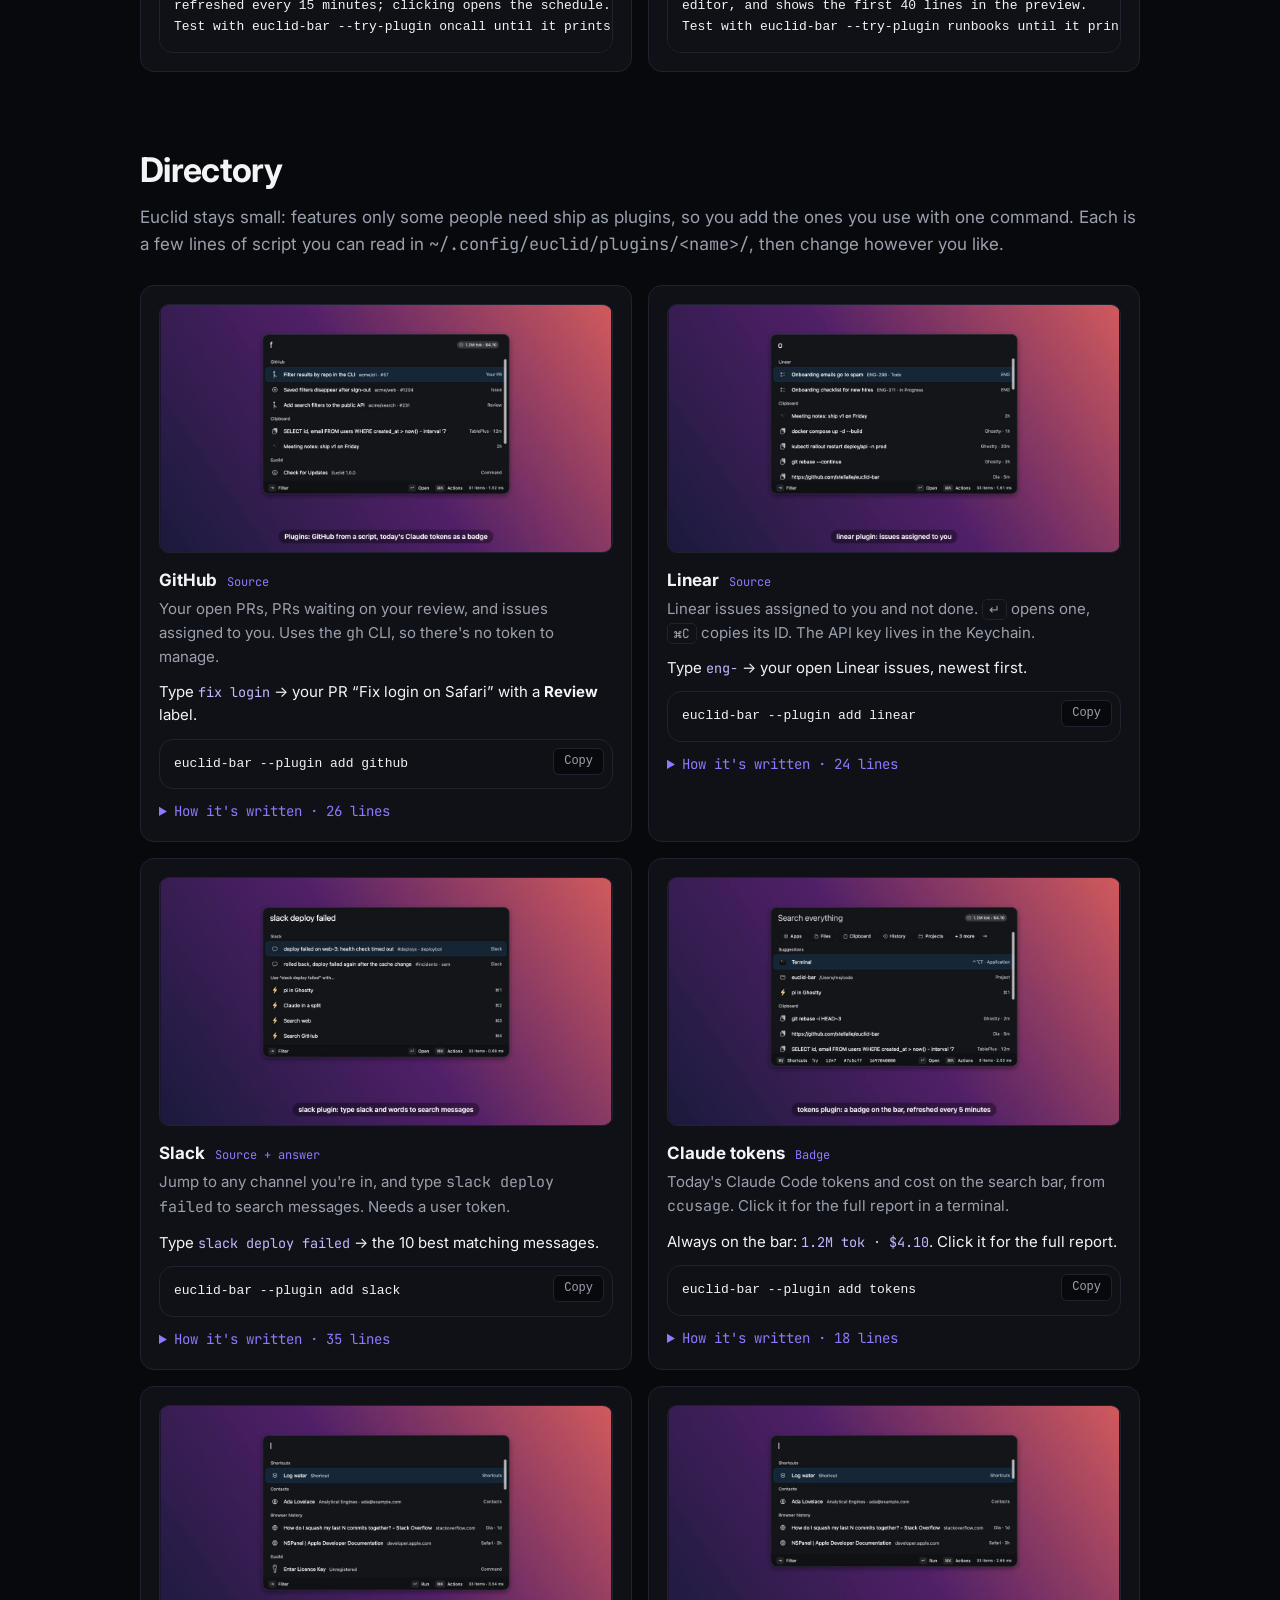
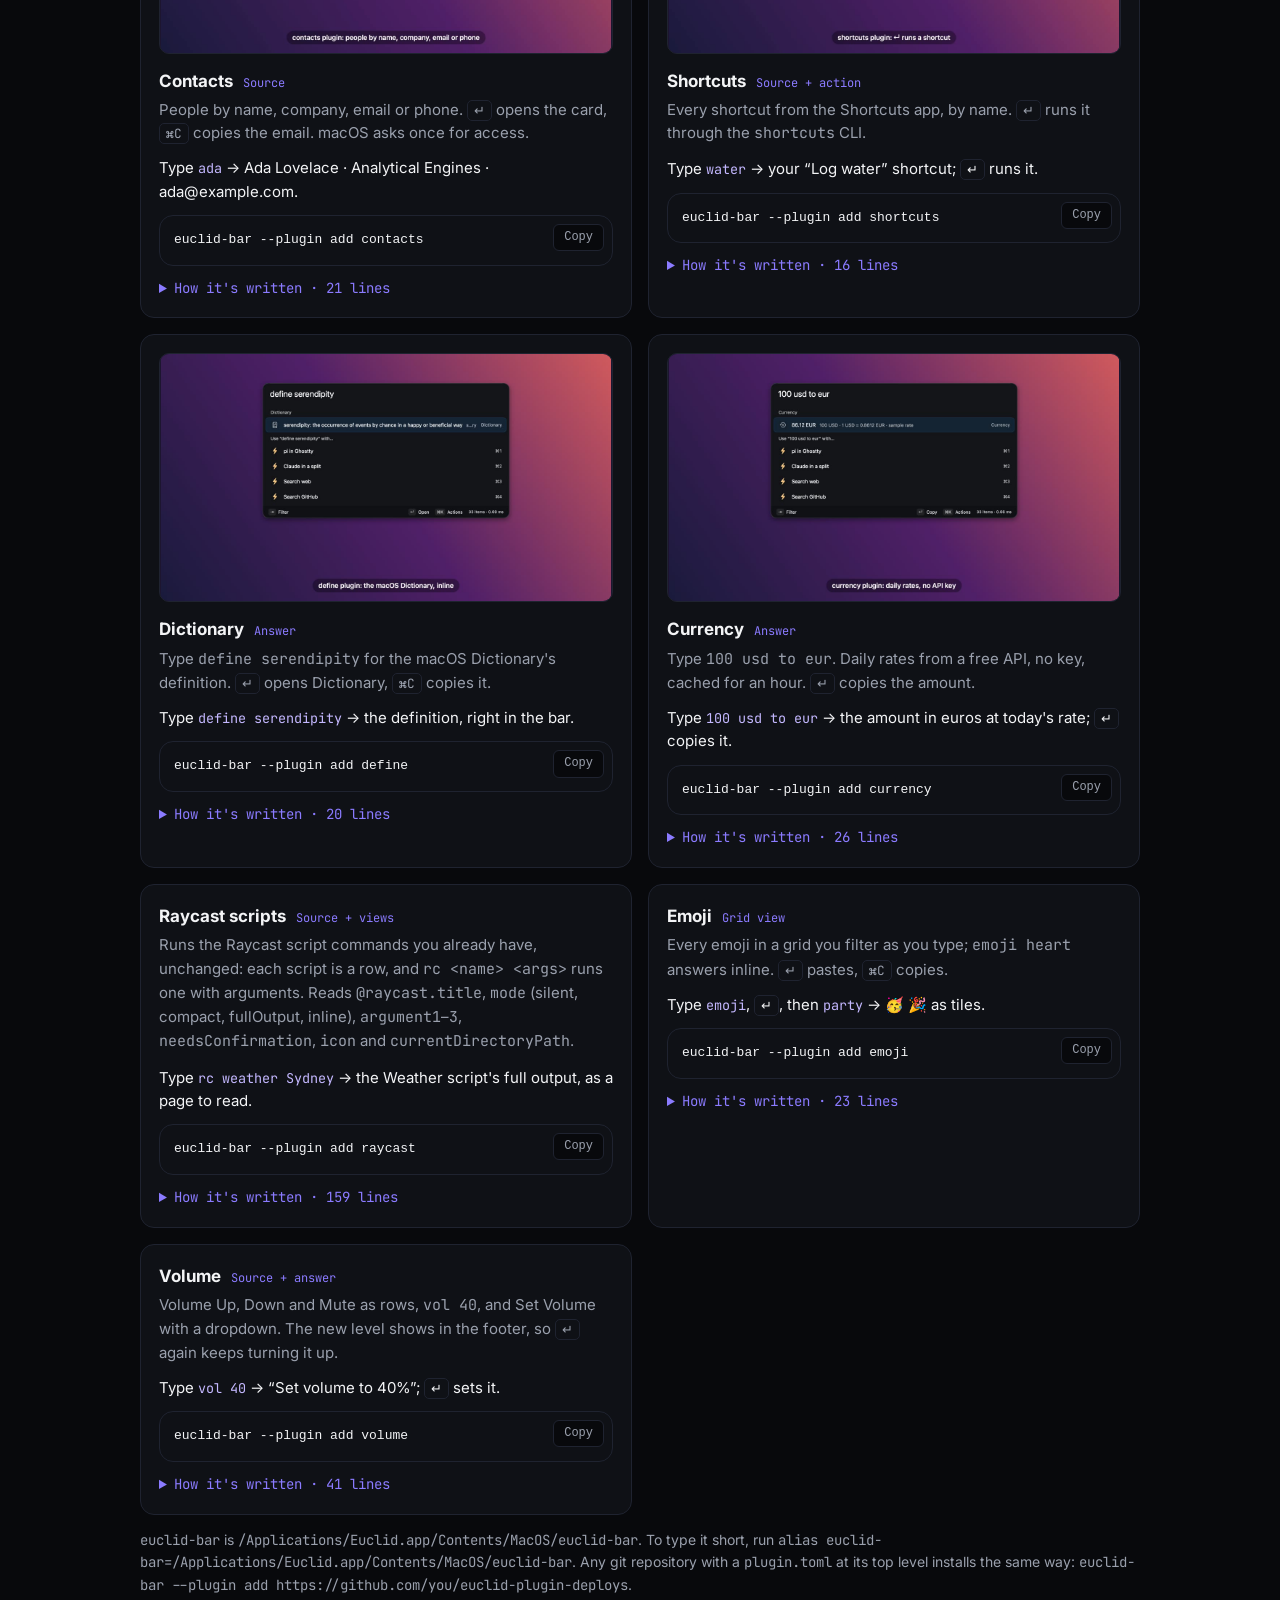
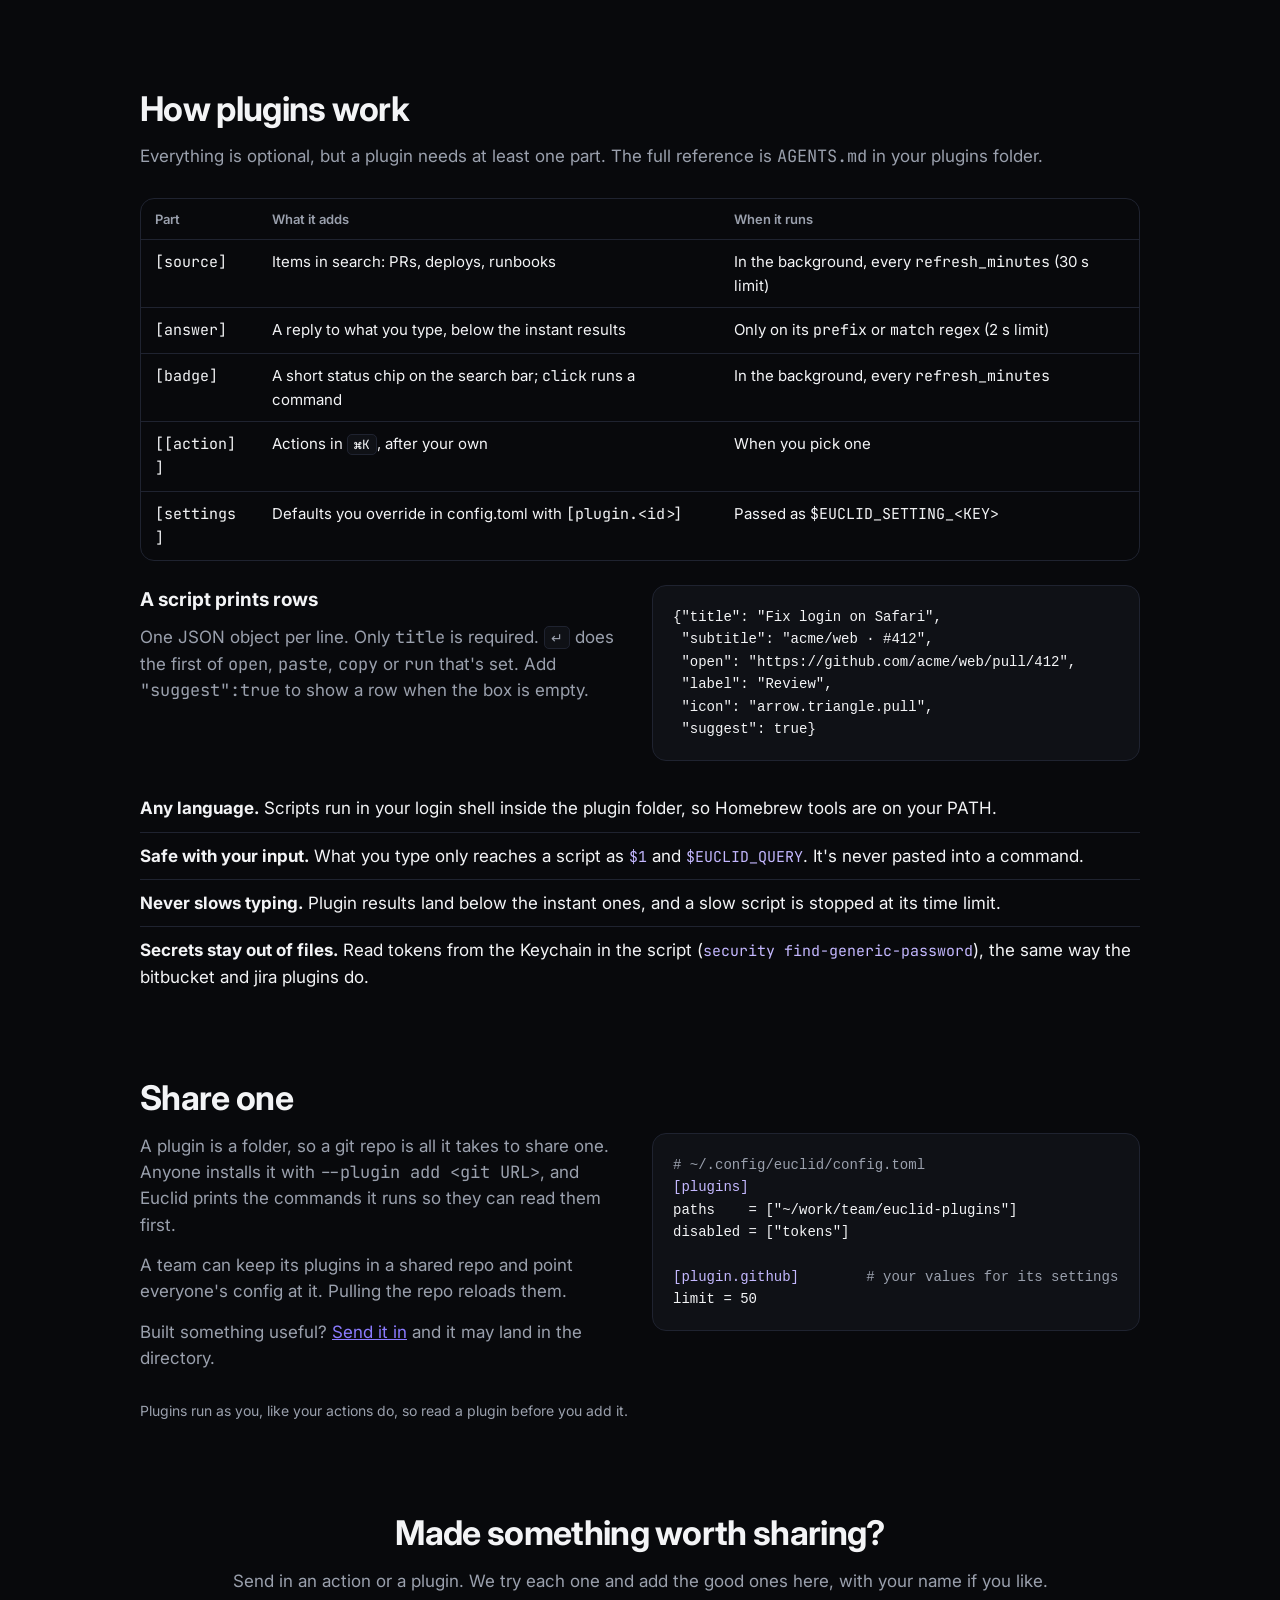
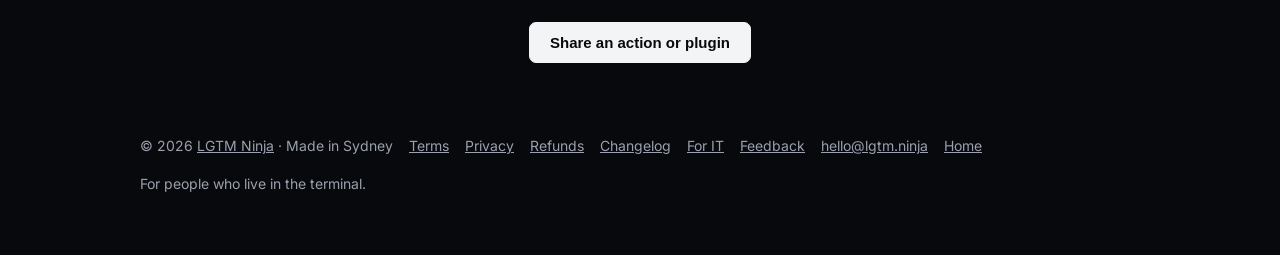
<file: euclid/plugins/index.html>
<!doctype html>
<html lang="en">
<head>
<meta charset="utf-8">
<meta name="viewport" content="width=device-width, initial-scale=1">
<title>Euclid plugins and actions: extend it in any language</title>
<meta name="description" content="Extend Euclid two ways: paste a one-line action into your TOML config, or add a plugin (a folder with a script that prints JSON lines) in one command. GitHub, Linear, Slack, AI agents and more.">
<link rel="canonical" href="https://lgtm.ninja/euclid/plugins/">
<link rel="icon" href="../icon.png">
<link rel="stylesheet" href="../style.css">
</head>
<body>
<div class="wrap">
  <nav>
    <a href="../" style="display:flex;align-items:center;gap:10px;text-decoration:none"><img src="../icon.png" alt=""><span>Euclid</span></a>
    <a class="maker" href="https://lgtm.ninja/">by lgtm ninja</a>
    <div class="links">
      <a href="../#why">Why</a>
      <a href="../docs/">Docs</a>
      <a href="./">Plugins</a>
      <a href="../#pricing">Pricing</a>
    </div>
  </nav>

  <section style="padding-top:32px">
    <h2>Plugins</h2>
    <p class="sub">Two ways to add to Euclid, both plain text you can read.</p>
    <p class="fine">Plugins and mods need Euclid 1.2 or later; actions work in every version.</p>
    <div class="tabs" role="tablist" aria-label="Plugins or actions">
      <button type="button" role="tab" id="tab-plugins" aria-controls="plugins" aria-selected="true">
        <b>Plugins</b><span>A folder you add with one command. Adds things to search, answers as you type, or a badge on the bar.</span>
      </button>
      <button type="button" role="tab" id="tab-actions" aria-controls="actions" aria-selected="false">
        <b>Actions</b><span>A few lines you paste into your config. Runs a command on what you typed.</span>
      </button>
    </div>
  </section>

  <div role="tabpanel" id="plugins" aria-labelledby="tab-plugins">
  <section class="panel-top">
    <div class="jump">
      <a href="#vibe">Build with your agent</a>
      <a href="#directory">Directory</a>
      <a href="#how">How plugins work</a>
      <a href="#share">Share one</a>
    </div>
  </section>

  <figure class="shot">
    <img src="panel.jpg" alt="The Euclid panel searching “filters”: GitHub issues and PRs from the github plugin, and a “1.2M tok · $4.10” badge from the tokens plugin on the search bar" loading="lazy">
    <figcaption>The real panel: GitHub rows come from the <code>github</code> plugin's script; the <code>1.2M tok · $4.10</code> pill is the <code>tokens</code> badge.</figcaption>
  </figure>

  <section id="vibe">
    <h2>Build one with your agent</h2>
    <p class="sub">Euclid keeps the whole plugin format in <code>~/.config/euclid/plugins/AGENTS.md</code>, written for
      coding agents. Your agent reads it, writes the folder, runs <code>--try-plugin</code> until it prints OK, and the
      plugin shows up in the bar the moment it's saved.</p>
    <div class="builder">
      <div class="agentdemo" aria-label="Illustration: an agent builds a Vercel plugin" role="img">
        <div class="bar"><i></i><i></i><i></i><span>your agent</span></div>
        <div class="screen" id="agentScreen"></div>
      </div>
      <div class="ask">
        <h3>1. Describe what you want</h3>
        <textarea id="want" rows="3" spellcheck="false">shows my 20 most recent Vercel deployments, with project, state and age, and opens each one</textarea>
        <h3>2. Copy the prompt into Claude Code, Codex or any agent with a shell</h3>
        <pre class="prompt" id="promptOut"><button class="copy" type="button">Copy</button></pre>
        <p class="fine">The prompt points at the <a href="AGENTS.md">plugin guide</a>, the whole format on one page.
          Euclid also keeps a copy at <code>~/.config/euclid/plugins/AGENTS.md</code>.
          Agent without web access? <button type="button" class="linkish" id="copyGuide">Copy the guide</button> and paste it in first.</p>
      </div>
    </div>

    <div class="steps">
      <div class="card"><div class="num">1</div><h3>Ask</h3><p>Paste a prompt into Claude Code, Codex or any agent with a shell.</p></div>
      <div class="card"><div class="num">2</div><h3>It tests itself</h3><p><code>--try-plugin</code> prints the exact rows or error, so the agent fixes its own mistakes.</p></div>
      <div class="card"><div class="num">3</div><h3>It's live</h3><p>Euclid watches the plugins folder and reloads on save. You don't restart anything.</p></div>
    </div>

    <h3 class="example">Worked example: a token badge</h3>
    <p class="muted-p">Paste this, and a minute later the bar shows <span class="badge-demo">1.2M tok · $4.10</span>. Click it and
      <code>ccusage</code> opens in a new Ghostty tab.</p>
    <pre class="prompt"><button class="copy" type="button">Copy</button>Read ~/.config/euclid/plugins/AGENTS.md. Then make a Euclid plugin in
~/.config/euclid/plugins/tokens that shows today's Claude Code token use and
cost as a badge on the bar, using `npx -y ccusage@latest daily --json`.
Clicking the badge should open `ccusage daily` in a new Ghostty tab
(ghostty-run tab ...). Refresh every 5 minutes.
Run `/Applications/Euclid.app/Contents/MacOS/euclid-bar --try-plugin tokens`
and fix the plugin until it prints OK.</pre>

    <p class="muted-p" style="margin-top:22px">What the agent ends up writing:</p>
    <div class="two">
      <pre><span class="c"># tokens/plugin.toml</span>
name = "Claude tokens"

<span class="k">[badge]</span>
run   = "./today.sh"
icon  = "gauge.with.dots.needle.33percent"
refresh_minutes = 5
click = 'ghostty-run tab npx -y ccusage@latest daily'</pre>
      <pre><span class="c"># tokens/today.sh</span>
#!/bin/sh
set -eu
npx -y ccusage@latest daily \
    --since "$(date +%Y%m%d)" --json |
  jq -r '[.totals.totalTokens, .totals.totalCost] | @tsv' |
  awk -F '\t' '{ printf "%.1fM tok · $%.2f\n", $1/1e6, $2 }'</pre>
    </div>

    <h3 class="example">More prompts to start from</h3>
    <div class="recipes">
      <article class="recipe">
        <header><h3>Vercel deploys</h3><span class="cat">Source</span></header>
        <p>Recent deploys in search; <kbd>↵</kbd> opens one.</p>
        <pre><button class="copy" type="button">Copy</button>Read ~/.config/euclid/plugins/AGENTS.md and make a Euclid
plugin "vercel" that lists my 20 most recent Vercel deployments
(vercel ls --json) with project, state and age, opening each URL.
Test it with euclid-bar --try-plugin vercel until it prints OK.</pre>
      </article>
      <article class="recipe">
        <header><h3>Time zones</h3><span class="cat">Answer</span></header>
        <p>Type <code>tz 3pm</code> and see that time in your team's cities.</p>
        <pre><button class="copy" type="button">Copy</button>Read ~/.config/euclid/plugins/AGENTS.md and make a Euclid
plugin "tz" with an [answer] on prefix "tz": `tz 3pm` shows 3pm
local time in Sydney, London and San Francisco, one row each,
↵ copies the row. Use only date(1). Test with
euclid-bar --try-plugin tz "tz 3pm" until it prints OK.</pre>
      </article>
      <article class="recipe">
        <header><h3>On-call status</h3><span class="cat">Badge</span></header>
        <p>Who's on call, right on the bar.</p>
        <pre><button class="copy" type="button">Copy</button>Read ~/.config/euclid/plugins/AGENTS.md and make a Euclid
plugin "oncall" with a badge showing who is on call now from
PagerDuty (token from the Keychain, service euclid-pagerduty),
refreshed every 15 minutes; clicking opens the schedule.
Test with euclid-bar --try-plugin oncall until it prints OK.</pre>
      </article>
      <article class="recipe">
        <header><h3>Runbooks</h3><span class="cat">Source</span></header>
        <p>Every runbook in your team repo, searchable.</p>
        <pre><button class="copy" type="button">Copy</button>Read ~/.config/euclid/plugins/AGENTS.md and make a Euclid
plugin "runbooks" that lists the markdown files in
~/work/ops/runbooks by their first heading, opens them in my
editor, and shows the first 40 lines in the preview.
Test with euclid-bar --try-plugin runbooks until it prints OK.</pre>
      </article>
    </div>
  </section>

  <section id="directory">
    <h2>Directory</h2>
    <p class="sub">Euclid stays small: features only some people need ship as plugins, so you add the ones
      you use with one command. Each is a few lines of script you can read in
      <code>~/.config/euclid/plugins/&lt;name&gt;/</code>, then change however you like.</p>
    <div class="recipes">
      <article class="recipe">
        <video class="clip" src="../clips/plugins.mp4" poster="../clips/plugins.jpg" muted loop playsinline preload="none" aria-label="The GitHub plugin in the Euclid panel"></video>
        <header><h3>GitHub</h3><span class="cat">Source</span></header>
        <p>Your open PRs, PRs waiting on your review, and issues assigned to you. Uses the <code>gh</code> CLI, so there's no token to manage.</p>
        <p class="example">Type <code>fix login</code> → your PR “Fix login on Safari” with a <b>Review</b> label.</p>
        <pre><button class="copy" type="button">Copy</button>euclid-bar --plugin add github</pre>
        <details class="howitworks"><summary>How it's written · 26 lines</summary>
          <p>Every 5 minutes <code>items.sh</code> asks the <code>gh</code> CLI for your PRs and issues and prints one JSON row each.</p>
          <p class="file">plugin.toml</p><pre>name = &quot;GitHub&quot;
description = &quot;Your open PRs, PRs waiting on your review, and issues assigned to you. Uses the GitHub CLI: brew install gh &amp;&amp; gh auth login&quot;

[source]
run = &quot;./items.sh&quot;
refresh_minutes = 5

[[action]]
name = &quot;Search GitHub code&quot;
run  = &#x27;open &quot;https://github.com/search?type=code&amp;q=$EUCLID_QUERY_URL&quot;&#x27;

[settings]
limit = 30          # per list; override in config.toml with [plugin.github] limit = 50</pre><p class="file">items.sh</p><pre>#!/bin/sh
# Prints one JSON object per line for Euclid. `gh` does the auth and the JSON (--jq).
set -eu
command -v gh &gt;/dev/null 2&gt;&amp;1 || { echo &quot;needs the GitHub CLI: brew install gh &amp;&amp; gh auth login&quot; &gt;&amp;2; exit 1; }
limit=${EUCLID_SETTING_LIMIT:-30}
row=&#x27;{title, subtitle: &quot;\(.repository.nameWithOwner) · #\(.number)&quot;, open: .url, id: .url, icon: &quot;arrow.triangle.pull&quot;}&#x27;

gh search prs --review-requested=@me --state=open --limit &quot;$limit&quot; --json number,title,url,repository \
  --jq &quot;.[] | $row + {label: \&quot;Review\&quot;, suggest: true} | tojson&quot;
gh search prs --author=@me --state=open --limit &quot;$limit&quot; --json number,title,url,repository \
  --jq &quot;.[] | $row + {label: \&quot;Your PR\&quot;} | tojson&quot;
gh search issues --assignee=@me --state=open --limit &quot;$limit&quot; --json number,title,url,repository \
  --jq &quot;.[] | $row + {label: \&quot;Issue\&quot;, icon: \&quot;smallcircle.filled.circle\&quot;} | tojson&quot;</pre>
        </details>
      </article>
      <article class="recipe">
        <video class="clip" src="../clips/plugin-linear.mp4" poster="../clips/plugin-linear.jpg" muted loop playsinline preload="none" aria-label="The Linear plugin in the Euclid panel"></video>
        <header><h3>Linear</h3><span class="cat">Source</span></header>
        <p>Linear issues assigned to you and not done. <kbd>↵</kbd> opens one, <kbd>⌘C</kbd> copies its ID. The API key lives in the Keychain.</p>
        <p class="example">Type <code>eng-</code> → your open Linear issues, newest first.</p>
        <pre><button class="copy" type="button">Copy</button>euclid-bar --plugin add linear</pre>
        <details class="howitworks"><summary>How it's written · 24 lines</summary>
          <p>Every 5 minutes <code>items.sh</code> sends one GraphQL query with your key from the Keychain and prints a row per issue.</p>
          <p class="file">plugin.toml</p><pre>name = &quot;Linear&quot;
description = &quot;Linear issues assigned to you. Store a personal API key (Linear › Settings › Security &amp; access) in the Keychain: security add-generic-password -s euclid-linear -a \&quot;$USER\&quot; -w &#x27;&lt;key&gt;&#x27;&quot;

[source]
run = &quot;./items.sh&quot;
refresh_minutes = 5

[settings]
token_command = &quot;security find-generic-password -s euclid-linear -w&quot;
limit = 50</pre><p class="file">items.sh</p><pre>#!/bin/sh
# Linear issues assigned to you and not done. ↵ opens the issue, ⌘C copies its ID (ENG-123).
set -eu
command -v jq &gt;/dev/null 2&gt;&amp;1 || { echo &quot;needs jq: brew install jq&quot; &gt;&amp;2; exit 1; }
key=$(eval &quot;$EUCLID_SETTING_TOKEN_COMMAND&quot; 2&gt;/dev/null) || key=&quot;&quot;
[ -n &quot;$key&quot; ] || { echo &quot;no Linear API key: security add-generic-password -s euclid-linear -a \&quot;$USER\&quot; -w &#x27;&lt;key&gt;&#x27;&quot; &gt;&amp;2; exit 1; }
query=&#x27;query($n: Int) { viewer { assignedIssues(first: $n, orderBy: updatedAt,
  filter: { state: { type: { nin: [&quot;completed&quot;, &quot;canceled&quot;] } } }) {
  nodes { identifier title url state { name } team { key } } } } }&#x27;
jq -n --arg q &quot;$query&quot; --argjson n &quot;${EUCLID_SETTING_LIMIT:-50}&quot; &#x27;{query: $q, variables: {n: $n}}&#x27; |
  curl -fsS https://api.linear.app/graphql -H &quot;Authorization: $key&quot; -H &#x27;Content-Type: application/json&#x27; --data @- |
  jq -c &#x27;if .errors then error(.errors[0].message) else .data.viewer.assignedIssues.nodes[] end
         | {title, subtitle: &quot;\(.identifier) · \(.state.name)&quot;, open: .url, id: .url, copy: .identifier,
            label: .team.key, icon: &quot;checklist&quot;}&#x27;</pre>
        </details>
      </article>
      <article class="recipe">
        <video class="clip" src="../clips/plugin-slack.mp4" poster="../clips/plugin-slack.jpg" muted loop playsinline preload="none" aria-label="The Slack plugin in the Euclid panel"></video>
        <header><h3>Slack</h3><span class="cat">Source + answer</span></header>
        <p>Jump to any channel you're in, and type <code>slack deploy failed</code> to search messages. Needs a user token.</p>
        <p class="example">Type <code>slack deploy failed</code> → the 10 best matching messages.</p>
        <pre><button class="copy" type="button">Copy</button>euclid-bar --plugin add slack</pre>
        <details class="howitworks"><summary>How it's written · 35 lines</summary>
          <p>A <b>source</b> lists your channels every hour; an <b>answer</b> runs <code>search.sh</code> only when you type the <code>slack</code> prefix.</p>
          <p class="file">plugin.toml</p><pre>name = &quot;Slack&quot;
description = &quot;Jump to your Slack channels, and search messages with `slack &lt;words&gt;`. Needs a user token (xoxp-) with channels:read, groups:read and search:read, in the Keychain: security add-generic-password -s euclid-slack -a \&quot;$USER\&quot; -w &#x27;&lt;token&gt;&#x27;&quot;

[source]
run = &quot;./channels.sh&quot;
refresh_minutes = 60

[answer]
run    = &quot;./search.sh&quot;
prefix = &quot;slack&quot;

[settings]
token_command = &quot;security find-generic-password -s euclid-slack -w&quot;</pre><p class="file">channels.sh</p><pre>#!/bin/sh
# Channels you&#x27;re in; ↵ opens them in the Slack app.
set -eu
command -v jq &gt;/dev/null 2&gt;&amp;1 || { echo &quot;needs jq: brew install jq&quot; &gt;&amp;2; exit 1; }
token=$(eval &quot;$EUCLID_SETTING_TOKEN_COMMAND&quot; 2&gt;/dev/null) || token=&quot;&quot;
[ -n &quot;$token&quot; ] || { echo &quot;no Slack token: security add-generic-password -s euclid-slack -a \&quot;$USER\&quot; -w &#x27;&lt;xoxp-token&gt;&#x27;&quot; &gt;&amp;2; exit 1; }
api() { curl -fsS -H &quot;Authorization: Bearer $token&quot; &quot;https://slack.com/api/$1&quot;; }
team=$(api auth.test | jq -r &#x27;if .ok then .team_id else error(.error) end&#x27;)
api &quot;users.conversations?types=public_channel,private_channel&amp;exclude_archived=true&amp;limit=1000&quot; |
  jq -c --arg team &quot;$team&quot; &#x27;if .ok then .channels[] else error(.error) end
         | {title: &quot;#\(.name)&quot;, subtitle: (.purpose.value // &quot;&quot;), open: &quot;slack://channel?team=\($team)&amp;id=\(.id)&quot;,
            id: .id, icon: (if .is_private then &quot;lock&quot; else &quot;number&quot; end)}&#x27;</pre><p class="file">search.sh</p><pre>#!/bin/sh
# `slack deploy failed`: the 10 best matching messages; ↵ opens the message.
set -eu
token=$(eval &quot;$EUCLID_SETTING_TOKEN_COMMAND&quot; 2&gt;/dev/null) || token=&quot;&quot;
[ -n &quot;$token&quot; ] || { echo &quot;no Slack token (see plugin.toml)&quot; &gt;&amp;2; exit 1; }
q=$(jq -rn --arg q &quot;$1&quot; &#x27;$q | @uri&#x27;)
curl -fsS -H &quot;Authorization: Bearer $token&quot; &quot;https://slack.com/api/search.messages?count=10&amp;query=$q&quot; |
  jq -c &#x27;if .ok then .messages.matches[] else error(.error) end
         | {title: (.text | gsub(&quot;\\s+&quot;; &quot; &quot;) | .[0:140]), subtitle: &quot;#\(.channel.name) · \(.username // &quot;&quot;)&quot;,
            open: .permalink, id: .permalink, icon: &quot;bubble.left&quot;, preview: .text}&#x27;</pre>
        </details>
      </article>
      <article class="recipe">
        <video class="clip" src="../clips/plugin-tokens.mp4" poster="../clips/plugin-tokens.jpg" muted loop playsinline preload="none" aria-label="The Claude tokens plugin in the Euclid panel"></video>
        <header><h3>Claude tokens</h3><span class="cat">Badge</span></header>
        <p>Today's Claude Code tokens and cost on the search bar, from <code>ccusage</code>. Click it for the full report in a terminal.</p>
        <p class="example">Always on the bar: <code>1.2M tok · $4.10</code>. Click it for the full report.</p>
        <pre><button class="copy" type="button">Copy</button>euclid-bar --plugin add tokens</pre>
        <details class="howitworks"><summary>How it's written · 18 lines</summary>
          <p>A <b>badge</b>: every 5 minutes <code>today.sh</code> runs <code>ccusage</code>, which reads Claude Code's local logs, and prints one line.</p>
          <p class="file">plugin.toml</p><pre>name = &quot;Claude tokens&quot;
description = &quot;Today&#x27;s Claude Code token use and cost on the bar, from ccusage. Click it for the full report.&quot;

[badge]
run   = &quot;./today.sh&quot;
icon  = &quot;gauge.with.dots.needle.33percent&quot;
refresh_minutes = 5
click = &#x27;ghostty-run tab npx -y ccusage@latest daily&#x27;</pre><p class="file">today.sh</p><pre>#!/bin/sh
# Prints today&#x27;s Claude Code usage for the badge, e.g. &quot;1.2M tok · $4.10&quot;. Needs Node (npx) and jq.
set -eu
command -v jq &gt;/dev/null 2&gt;&amp;1 || { echo &quot;needs jq: brew install jq&quot; &gt;&amp;2; exit 1; }
if command -v ccusage &gt;/dev/null 2&gt;&amp;1; then set -- ccusage; else set -- npx -y ccusage@latest; fi
&quot;$@&quot; daily --since &quot;$(date +%Y%m%d)&quot; --json |
  jq -r &#x27;[.totals.totalTokens // 0, .totals.totalCost // 0] | @tsv&#x27; |
  awk -F &#x27;\t&#x27; &#x27;{ t = $1 + 0
                 s = t &gt;= 1e6 ? sprintf(&quot;%.1fM&quot;, t / 1e6) : t &gt;= 1e3 ? sprintf(&quot;%.0fk&quot;, t / 1e3) : t
                 printf &quot;%s tok · $%.2f\n&quot;, s, $2 }&#x27;</pre>
        </details>
      </article>
      <article class="recipe">
        <video class="clip" src="../clips/plugin-contacts.mp4" poster="../clips/plugin-contacts.jpg" muted loop playsinline preload="none" aria-label="The Contacts plugin in the Euclid panel"></video>
        <header><h3>Contacts</h3><span class="cat">Source</span></header>
        <p>People by name, company, email or phone. <kbd>↵</kbd> opens the card, <kbd>⌘C</kbd> copies the email. macOS asks once for access.</p>
        <p class="example">Type <code>ada</code> → Ada Lovelace · Analytical Engines · ada@example.com.</p>
        <pre><button class="copy" type="button">Copy</button>euclid-bar --plugin add contacts</pre>
        <details class="howitworks"><summary>How it's written · 21 lines</summary>
          <p>A JavaScript for Automation script reads the Contacts app once an hour and prints a row per person.</p>
          <p class="file">plugin.toml</p><pre>name = &quot;Contacts&quot;
description = &quot;People in Contacts by name, company, email or phone. ↵ opens the card, ⌘C copies the email. macOS asks once for access.&quot;

[source]
run = &quot;osascript -l JavaScript ./people.js&quot;
refresh_minutes = 60</pre><p class="file">people.js</p><pre>// Everyone in Contacts, one JSON line each. Reads whole columns at once, which is fast.
function run() {
  const people = Application(&#x27;Contacts&#x27;).people
  const ids = people.id(), names = people.name(), orgs = people.organization()
  const emails = people.emails.value(), phones = people.phones.value()
  return ids.map((id, i) =&gt; {
    const name = names[i] || orgs[i]
    if (!name) return null
    const email = (emails[i] || [])[0], phone = (phones[i] || [])[0]
    return JSON.stringify({
      title: name, subtitle: [orgs[i] !== name ? orgs[i] : null, email, phone].filter(Boolean).join(&#x27; · &#x27;),
      open: &#x27;addressbook://&#x27; + id, copy: email || phone || name, id, icon: &#x27;person.crop.circle&#x27;,
    })
  }).filter(Boolean).join(&#x27;\n&#x27;)
}</pre>
        </details>
      </article>
      <article class="recipe">
        <video class="clip" src="../clips/plugin-shortcuts.mp4" poster="../clips/plugin-shortcuts.jpg" muted loop playsinline preload="none" aria-label="The Shortcuts plugin in the Euclid panel"></video>
        <header><h3>Shortcuts</h3><span class="cat">Source + action</span></header>
        <p>Every shortcut from the Shortcuts app, by name. <kbd>↵</kbd> runs it through the <code>shortcuts</code> CLI.</p>
        <p class="example">Type <code>water</code> → your “Log water” shortcut; <kbd>↵</kbd> runs it.</p>
        <pre><button class="copy" type="button">Copy</button>euclid-bar --plugin add shortcuts</pre>
        <details class="howitworks"><summary>How it's written · 16 lines</summary>
          <p><code>list.sh</code> prints one row per shortcut from <code>shortcuts list</code>, with a <code>run</code> command on each.</p>
          <p class="file">plugin.toml</p><pre>name = &quot;Shortcuts&quot;
description = &quot;Your Shortcuts by name. ↵ runs one.&quot;

[source]
run = &quot;./list.sh&quot;
refresh_minutes = 30

[[action]]
name = &quot;Open in Shortcuts&quot;
run  = &#x27;open &quot;shortcuts://open-shortcut?name=$EUCLID_QUERY_URL&quot;&#x27;</pre><p class="file">list.sh</p><pre>#!/bin/sh
# One row per shortcut; ↵ runs it with the shortcuts CLI.
set -eu
command -v jq &gt;/dev/null 2&gt;&amp;1 || { echo &quot;needs jq: brew install jq&quot; &gt;&amp;2; exit 1; }
shortcuts list | jq -Rc &#x27;select(length &gt; 0)
  | {title: ., subtitle: &quot;Shortcut&quot;, run: &quot;shortcuts run \(@sh)&quot;, id: ., icon: &quot;square.2.layers.3d&quot;}&#x27;</pre>
        </details>
      </article>
      <article class="recipe">
        <video class="clip" src="../clips/plugin-define.mp4" poster="../clips/plugin-define.jpg" muted loop playsinline preload="none" aria-label="The Dictionary plugin in the Euclid panel"></video>
        <header><h3>Dictionary</h3><span class="cat">Answer</span></header>
        <p>Type <code>define serendipity</code> for the macOS Dictionary's definition. <kbd>↵</kbd> opens Dictionary, <kbd>⌘C</kbd> copies it.</p>
        <p class="example">Type <code>define serendipity</code> → the definition, right in the bar.</p>
        <pre><button class="copy" type="button">Copy</button>euclid-bar --plugin add define</pre>
        <details class="howitworks"><summary>How it's written · 20 lines</summary>
          <p>An <b>answer</b> on the <code>define</code> prefix calls macOS Dictionary Services and prints one row.</p>
          <p class="file">plugin.toml</p><pre>name = &quot;Dictionary&quot;
description = &quot;`define serendipity`: the macOS Dictionary&#x27;s definition. ↵ opens it in Dictionary, ⌘C copies it.&quot;

[answer]
run    = &#x27;osascript -l JavaScript ./define.js &quot;$1&quot;&#x27;
prefix = &quot;define&quot;</pre><p class="file">define.js</p><pre>// The definition from the dictionaries you turned on in Dictionary.app, via Dictionary Services.
ObjC.import(&#x27;CoreServices&#x27;)

function run(argv) {
  const word = argv.join(&#x27; &#x27;)
  const open = &#x27;dict://&#x27; + encodeURIComponent(word)
  const ref = $.DCSCopyTextDefinition(null, $(word), $.NSMakeRange(0, word.length))
  const text = ref ? ObjC.unwrap(ObjC.castRefToObject(ref)) : &#x27;&#x27;
  if (!text) return JSON.stringify({ title: &#x27;No definition for “&#x27; + word + &#x27;”&#x27;, subtitle: &#x27;Open Dictionary&#x27;, open, icon: &#x27;character.book.closed&#x27; })
  return JSON.stringify({
    title: text.replace(/\s+/g, &#x27; &#x27;).slice(0, 140), subtitle: word + &#x27; · Dictionary&#x27;,
    open, copy: text, preview: text, id: open, icon: &#x27;character.book.closed&#x27;,
  })
}</pre>
        </details>
      </article>
      <article class="recipe">
        <video class="clip" src="../clips/plugin-currency.mp4" poster="../clips/plugin-currency.jpg" muted loop playsinline preload="none" aria-label="The Currency plugin in the Euclid panel"></video>
        <header><h3>Currency</h3><span class="cat">Answer</span></header>
        <p>Type <code>100 usd to eur</code>. Daily rates from a free API, no key, cached for an hour. <kbd>↵</kbd> copies the amount.</p>
        <p class="example">Type <code>100 usd to eur</code> → the amount in euros at today's rate; <kbd>↵</kbd> copies it.</p>
        <pre><button class="copy" type="button">Copy</button>euclid-bar --plugin add currency</pre>
        <details class="howitworks"><summary>How it's written · 26 lines</summary>
          <p>An <b>answer</b> with a regex <code>match</code>: <code>convert.sh</code> fetches free daily rates, caches them for an hour, and prints the result.</p>
          <p class="file">plugin.toml</p><pre>name = &quot;Currency&quot;
description = &quot;`100 usd to eur`: converts with daily rates from open.er-api.com (free, no key). ↵ copies the amount.&quot;

[answer]
run    = &quot;./convert.sh&quot;
match  = &#x27;(?i)^\d[\d,.]*\s*[a-z]{3}\s+(to|in)\s+[a-z]{3}$&#x27;
prefix = &quot;cur&quot;      # or `cur 100 usd eur`</pre><p class="file">convert.sh</p><pre>#!/bin/sh
# Rates are cached for an hour outside this folder (writing here would reload the plugin).
set -euf
command -v jq &gt;/dev/null 2&gt;&amp;1 || { echo &quot;needs jq: brew install jq&quot; &gt;&amp;2; exit 1; }
# &quot;100usd TO eur&quot; → 100 USD EUR
set -- $(printf &#x27;%s&#x27; &quot;$1&quot; | tr &#x27;a-z&#x27; &#x27;A-Z&#x27; | sed -E &#x27;s/,//g; s/([0-9])([A-Z])/\1 \2/; s/ (TO|IN) / /&#x27;)
[ $# -eq 3 ] || { echo &quot;try: 100 usd to eur&quot; &gt;&amp;2; exit 1; }
amount=$1 from=$2 to=$3
cache=&quot;${TMPDIR:-/tmp}/euclid-rates-$from.json&quot;
if [ ! -s &quot;$cache&quot; ] || [ -n &quot;$(find &quot;$cache&quot; -mmin +60)&quot; ]; then
  # Not a currency (e.g. `10 kgs in lbs`): show nothing.
  curl -fsS --max-time 1.5 &quot;https://open.er-api.com/v6/latest/$from&quot; &gt; &quot;$cache.tmp&quot; 2&gt;/dev/null || { rm -f &quot;$cache.tmp&quot;; exit 0; }
  mv &quot;$cache.tmp&quot; &quot;$cache&quot;
fi
jq -c --arg to &quot;$to&quot; --arg from &quot;$from&quot; --arg n &quot;$amount&quot; &#x27;
  select(.result == &quot;success&quot; and .rates[$to] != null)
  | ($n | tonumber) as $a | .rates[$to] as $r | ($a * $r * 100 | round / 100 | tostring) as $v
  | {title: &quot;\($v) \($to)&quot;, subtitle: &quot;\($n) \($from) · 1 \($from) = \($r) \($to) · \(.time_last_update_utc)&quot;,
     copy: $v, icon: &quot;dollarsign.arrow.circlepath&quot;, label: &quot;Currency&quot;}&#x27; &quot;$cache&quot;</pre>
        </details>
      </article>
      <article class="recipe">
        <header><h3>Raycast scripts</h3><span class="cat">Source + views</span></header>
        <p>Runs the Raycast script commands you already have, unchanged: each script is a row, and <code>rc &lt;name&gt; &lt;args&gt;</code> runs one with arguments. Reads <code>@raycast.title</code>, <code>mode</code> (silent, compact, fullOutput, inline), <code>argument1</code>–<code>3</code>, <code>needsConfirmation</code>, <code>icon</code> and <code>currentDirectoryPath</code>.</p>
        <p class="example">Type <code>rc weather Sydney</code> → the Weather script's full output, as a page to read.</p>
        <pre><button class="copy" type="button">Copy</button>euclid-bar --plugin add raycast</pre>
        <details class="howitworks"><summary>How it's written · 159 lines</summary>
          <p>A <b>source</b> lists the scripts in <code>~/.config/euclid/raycast</code> (or the <code>folders</code> you set); <code>run.sh</code> runs one and prints a <b>detail view</b>, a footer notice, or a confirm list. Script arguments become <b>typed fields</b> in the search bar.</p>
          <p class="file">plugin.toml</p><pre>name = &quot;Raycast scripts&quot;
description = &quot;Raycast script commands from a folder: each is a row, `rc &lt;name&gt; &lt;args&gt;` runs one with arguments.&quot;

[source]                  # every script, as a row; ↵ runs it (asking for its arguments first)
run = &quot;./list.sh&quot;
refresh_minutes = 5

[answer]                  # `rc weather Sydney`: the matching scripts, ready to run with &quot;Sydney&quot;
run    = &quot;./list.sh&quot;
prefix = &quot;rc&quot;

[settings]
folders = &quot;~/.config/euclid/raycast&quot;   # space-separated; e.g. a clone of github.com/raycast/script-commands</pre>
        </details>
      </article>
      <article class="recipe">
        <header><h3>Emoji</h3><span class="cat">Grid view</span></header>
        <p>Every emoji in a grid you filter as you type; <code>emoji heart</code> answers inline. <kbd>↵</kbd> pastes, <kbd>⌘C</kbd> copies.</p>
        <p class="example">Type <code>emoji</code>, <kbd>↵</kbd>, then <code>party</code> → 🥳 🎉 as tiles.</p>
        <pre><button class="copy" type="button">Copy</button>euclid-bar --plugin add emoji</pre>
        <details class="howitworks"><summary>How it's written · 23 lines</summary>
          <p><code>grid.sh</code> prints a <code>{"view":"grid"}</code> header and one row per emoji: that's the whole grid.</p>
          <p class="file">plugin.toml</p><pre>name = &quot;Emoji&quot;
description = &quot;Emoji picker: “Emoji” opens a grid, `emoji heart` lists matches. ↵ pastes, ⌘C copies.&quot;

[source]                  # one row, “Emoji”: ↵ opens the grid (grid.sh prints a view)
run = &quot;./items.sh&quot;
refresh_minutes = 1440

[answer]                  # `emoji heart`
run    = &quot;./find.sh&quot;
prefix = &quot;emoji&quot;</pre><p class="file">items.sh</p><pre>#!/bin/sh
echo &#x27;{&quot;title&quot;:&quot;Emoji&quot;,&quot;subtitle&quot;:&quot;Pick from every emoji, ↵ pastes it&quot;,&quot;run&quot;:&quot;./grid.sh&quot;,&quot;icon&quot;:&quot;😀&quot;,&quot;id&quot;:&quot;emoji:grid&quot;}&#x27;</pre><p class="file">grid.sh</p><pre>#!/bin/sh
# A grid view: the header line, then one item per emoji (emoji.tsv: emoji, name, group).
echo &#x27;{&quot;view&quot;:&quot;grid&quot;,&quot;title&quot;:&quot;Emoji&quot;,&quot;placeholder&quot;:&quot;Search emoji…&quot;,&quot;columns&quot;:8}&#x27;
awk -F &#x27;\t&#x27; &#x27;{ printf &quot;{\&quot;title\&quot;:\&quot;%s\&quot;,\&quot;subtitle\&quot;:\&quot;%s\&quot;,\&quot;icon\&quot;:\&quot;%s\&quot;,\&quot;paste\&quot;:\&quot;%s\&quot;,\&quot;copy\&quot;:\&quot;%s\&quot;,\&quot;id\&quot;:\&quot;%s\&quot;}\n&quot;, $2, $3, $1, $1, $1, $1 }&#x27; emoji.tsv</pre>
        </details>
      </article>
      <article class="recipe">
        <header><h3>Volume</h3><span class="cat">Source + answer</span></header>
        <p>Volume Up, Down and Mute as rows, <code>vol 40</code>, and Set Volume with a dropdown. The new level shows in the footer, so <kbd>↵</kbd> again keeps turning it up.</p>
        <p class="example">Type <code>vol 40</code> → “Set volume to 40%”; <kbd>↵</kbd> sets it.</p>
        <pre><button class="copy" type="button">Copy</button>euclid-bar --plugin add volume</pre>
        <details class="howitworks"><summary>How it's written · 41 lines</summary>
          <p><code>set.sh</code> changes the volume with AppleScript and prints <code>{"notice":"🔊 Volume 40%"}</code>; Set Volume asks for a <b>dropdown</b> argument first.</p>
          <p class="file">plugin.toml</p><pre>name = &quot;Volume&quot;
description = &quot;Volume Up, Down and Mute as rows; `vol 40` sets the output volume. ↵ again repeats.&quot;

[source]
run = &quot;./items.sh&quot;
refresh_minutes = 1440

[answer]                  # `vol 40`, `vol mute`
run    = &quot;./find.sh&quot;
prefix = &quot;vol&quot;</pre><p class="file">items.sh</p><pre>#!/bin/sh
echo &#x27;{&quot;title&quot;:&quot;Volume Up&quot;,&quot;run&quot;:&quot;./set.sh up&quot;,&quot;icon&quot;:&quot;speaker.wave.3.fill&quot;,&quot;id&quot;:&quot;volume:up&quot;}&#x27;
echo &#x27;{&quot;title&quot;:&quot;Volume Down&quot;,&quot;run&quot;:&quot;./set.sh down&quot;,&quot;icon&quot;:&quot;speaker.wave.1.fill&quot;,&quot;id&quot;:&quot;volume:down&quot;}&#x27;
echo &#x27;{&quot;title&quot;:&quot;Mute&quot;,&quot;run&quot;:&quot;./set.sh mute&quot;,&quot;icon&quot;:&quot;speaker.slash.fill&quot;,&quot;id&quot;:&quot;volume:mute&quot;}&#x27;
echo &#x27;{&quot;title&quot;:&quot;Unmute&quot;,&quot;run&quot;:&quot;./set.sh unmute&quot;,&quot;icon&quot;:&quot;speaker.wave.2.fill&quot;,&quot;id&quot;:&quot;volume:unmute&quot;}&#x27;
# A typed argument: ↵ asks for the level, then runs `./set.sh &lt;value&gt;`.
echo &#x27;{&quot;title&quot;:&quot;Set Volume&quot;,&quot;run&quot;:&quot;./set.sh&quot;,&quot;icon&quot;:&quot;speaker.wave.2&quot;,&quot;id&quot;:&quot;volume:set&quot;,&quot;arguments&quot;:[{&quot;type&quot;:&quot;dropdown&quot;,&quot;placeholder&quot;:&quot;Level&quot;,&quot;data&quot;:[{&quot;title&quot;:&quot;0%&quot;,&quot;value&quot;:&quot;0&quot;},{&quot;title&quot;:&quot;25%&quot;,&quot;value&quot;:&quot;25&quot;},{&quot;title&quot;:&quot;50%&quot;,&quot;value&quot;:&quot;50&quot;},{&quot;title&quot;:&quot;75%&quot;,&quot;value&quot;:&quot;75&quot;},{&quot;title&quot;:&quot;100%&quot;,&quot;value&quot;:&quot;100&quot;}]}]}&#x27;</pre><p class="file">set.sh</p><pre>#!/bin/sh
# Changes the output volume with AppleScript, then says the new level in the footer.
case $1 in
  up)     osascript -e &#x27;set volume output volume ((output volume of (get volume settings)) + 10)&#x27; -e &#x27;set volume without output muted&#x27; ;;
  down)   osascript -e &#x27;set volume output volume ((output volume of (get volume settings)) - 10)&#x27; ;;
  mute)   osascript -e &#x27;set volume with output muted&#x27; ;;
  unmute) osascript -e &#x27;set volume without output muted&#x27; ;;
  *[!0-9]*|&#x27;&#x27;) echo &quot;usage: set.sh up|down|mute|unmute|0-100&quot; &gt;&amp;2; exit 64 ;;
  *)      osascript -e &quot;set volume output volume $1&quot; -e &#x27;set volume without output muted&#x27; ;;
esac || exit 1
level=$(osascript -e &#x27;output volume of (get volume settings)&#x27;)
muted=$(osascript -e &#x27;output muted of (get volume settings)&#x27;)
case $level in
  *missing*) echo &#x27;{&quot;notice&quot;:&quot;This output has no volume control&quot;}&#x27; ;;
  *) if [ &quot;$muted&quot; = true ]; then echo &#x27;{&quot;notice&quot;:&quot;🔇 Muted&quot;}&#x27;; else echo &quot;{\&quot;notice\&quot;:\&quot;🔊 Volume $level%\&quot;}&quot;; fi ;;
esac</pre>
        </details>
      </article>
    </div>
    <p class="fine"><code>euclid-bar</code> is <code>/Applications/Euclid.app/Contents/MacOS/euclid-bar</code>. To type it
      short, run <code>alias euclid-bar=/Applications/Euclid.app/Contents/MacOS/euclid-bar</code>.
      Any git repository with a <code>plugin.toml</code> at its top level installs the same way:
      <code>euclid-bar --plugin add https://github.com/you/euclid-plugin-deploys</code>.</p>
  </section>


  <section id="how">
    <h2>How plugins work</h2>
    <p class="sub">Everything is optional, but a plugin needs at least one part. The full reference is
      <code>AGENTS.md</code> in your plugins folder.</p>
    <div class="table">
      <table>
        <thead><tr><th>Part</th><th>What it adds</th><th>When it runs</th></tr></thead>
        <tbody>
          <tr><td><code>[source]</code></td><td>Items in search: PRs, deploys, runbooks</td><td>In the background, every <code>refresh_minutes</code> (30 s limit)</td></tr>
          <tr><td><code>[answer]</code></td><td>A reply to what you type, below the instant results</td><td>Only on its <code>prefix</code> or <code>match</code> regex (2 s limit)</td></tr>
          <tr><td><code>[badge]</code></td><td>A short status chip on the search bar; <code>click</code> runs a command</td><td>In the background, every <code>refresh_minutes</code></td></tr>
          <tr><td><code>[[action]]</code></td><td>Actions in <kbd>⌘K</kbd>, after your own</td><td>When you pick one</td></tr>
          <tr><td><code>[settings]</code></td><td>Defaults you override in config.toml with <code>[plugin.&lt;id&gt;]</code></td><td>Passed as <code>$EUCLID_SETTING_&lt;KEY&gt;</code></td></tr>
        </tbody>
      </table>
    </div>

    <div class="two" style="margin-top:24px">
      <div>
        <h3 class="example" style="margin-top:0">A script prints rows</h3>
        <p class="muted-p">One JSON object per line. Only <code>title</code> is required. <kbd>↵</kbd> does the first of
          <code>open</code>, <code>paste</code>, <code>copy</code> or <code>run</code> that's set. Add <code>"suggest":true</code>
          to show a row when the box is empty.</p>
      </div>
      <pre>{"title": "Fix login on Safari",
 "subtitle": "acme/web · #412",
 "open": "https://github.com/acme/web/pull/412",
 "label": "Review",
 "icon": "arrow.triangle.pull",
 "suggest": true}</pre>
    </div>

    <ul class="plain" style="margin-top:24px">
      <li><b>Any language.</b> Scripts run in your login shell inside the plugin folder, so Homebrew tools are on your PATH.</li>
      <li><b>Safe with your input.</b> What you type only reaches a script as <code>$1</code> and <code>$EUCLID_QUERY</code>. It's never pasted into a command.</li>
      <li><b>Never slows typing.</b> Plugin results land below the instant ones, and a slow script is stopped at its time limit.</li>
      <li><b>Secrets stay out of files.</b> Read tokens from the Keychain in the script (<code>security find-generic-password</code>), the same way the bitbucket and jira plugins do.</li>
    </ul>
  </section>

  <section id="share">
    <h2>Share one</h2>
    <div class="two">
      <div>
        <p class="muted-p">A plugin is a folder, so a git repo is all it takes to share one. Anyone installs it with
          <code>--plugin add &lt;git URL&gt;</code>, and Euclid prints the commands it runs so they can read them first.</p>
        <p class="muted-p">A team can keep its plugins in a shared repo and point everyone's config at it. Pulling
          the repo reloads them.</p>
        <p class="muted-p">Built something useful? <button type="button" class="linkish" data-open-submit>Send it in</button> and it may land in the directory.</p>
      </div>
      <pre><span class="c"># ~/.config/euclid/config.toml</span>
<span class="k">[plugins]</span>
paths    = ["~/work/team/euclid-plugins"]
disabled = ["tokens"]

<span class="k">[plugin.github]</span>        <span class="c"># your values for its settings</span>
limit = 50</pre>
    </div>
    <p class="fine">Plugins run as you, like your actions do, so read a plugin before you add it.</p>
  </section>

  </div>

  <div role="tabpanel" id="actions" aria-labelledby="tab-actions" hidden>
  <section class="panel-top">
    <ol class="howto">
      <li><b>Copy</b> an action below.</li>
      <li><b>Paste</b> it at the end of <code>~/.config/euclid/config.toml</code> and save. Euclid picks it up straight away.</li>
      <li><b>Use it:</b> type something and run it any of the ways below.</li>
    </ol>
    <div class="runways" id="run">
      <h3>Four ways to run an action</h3>
      <ul class="plain">
        <li><kbd>⌘K</kbd> <b>Action list.</b> Type your words, press <kbd>⌘K</kbd>, pick one with the arrows or its number. Works for every action.</li>
        <li><kbd>⌘↵</kbd> <kbd>⌘1</kbd>–<kbd>⌘9</kbd> <b>By position.</b> Actions keep the order they have in your config: the first one is <kbd>⌘1</kbd> and <kbd>⌘↵</kbd>, the second <kbd>⌘2</kbd>, and so on. Put your favourite first.</li>
        <li><b>No match? They're already there.</b> When nothing matches what you typed (usually a question), your actions fill the list, so <kbd>↵</kbd> runs the first one. That's why the AI agent actions don't need an alias.</li>
        <li><code>alias</code> <b>A word that runs it directly.</b> Add <code>alias = "gh"</code> and typing <code>gh swift testing</code> + <kbd>↵</kbd> runs that action on “swift testing”, skipping the list. Worth it for lookups you do every day; cards with one show an <span class="alias">alias</span> tag.</li>
      </ul>
      <p class="fine">Want one from anywhere, without opening Euclid? Give it a <code>hotkey = "ctrl+opt+g"</code> too; it runs with an empty query.</p>
    </div>
    <p class="fine steps-note">What you typed reaches the command as <code>$1</code>, or URL-encoded as <code>$EUCLID_QUERY_URL</code>. It's passed as an argument, so it can't run anything by itself.
      Made a good one? <button type="button" class="linkish" data-open-submit>Share it</button></p>
    <div class="filters" role="group" aria-label="Filter recipes">
      <button type="button" aria-pressed="true" data-cat="">All</button>
      <button type="button" aria-pressed="false" data-cat="AI agents">AI agents</button>
      <button type="button" aria-pressed="false" data-cat="Code">Code</button>
      <button type="button" aria-pressed="false" data-cat="Packages">Packages</button>
      <button type="button" aria-pressed="false" data-cat="Atlassian">Atlassian</button>
      <button type="button" aria-pressed="false" data-cat="Terminal">Terminal</button>
      <button type="button" aria-pressed="false" data-cat="Utilities">Utilities</button>
      <button type="button" aria-pressed="false" data-cat="Docs">Docs</button>
    </div>
    <div class="recipes">
      <article class="recipe" data-cat="AI agents">
        <header><h3>Ask Claude in a new Ghostty tab</h3><span class="cat">AI agents</span></header>
        <p>Type a question, ⌘↵, and Claude Code opens in a fresh tab with it.</p>
        <pre><button class="copy" type="button">Copy</button><span class="k">[[action]]</span>
name = "Ask Claude in a new Ghostty tab"
run  = 'ghostty-run tab claude "$1"'</pre>
      </article>
      <article class="recipe" data-cat="AI agents">
        <header><h3>Codex in a Ghostty split</h3><span class="cat">AI agents</span></header>
        <p>Keep your current pane; Codex answers next to it.</p>
        <pre><button class="copy" type="button">Copy</button><span class="k">[[action]]</span>
name = "Codex in a Ghostty split"
run  = 'ghostty-run split codex "$1"'</pre>
      </article>
      <article class="recipe" data-cat="AI agents">
        <header><h3>Ask pi in a new Ghostty window</h3><span class="cat">AI agents</span></header>
        <p>A separate window for longer sessions.</p>
        <pre><button class="copy" type="button">Copy</button><span class="k">[[action]]</span>
name = "Ask pi in a new window"
run  = 'ghostty-run window pi "$1"'</pre>
      </article>
      <article class="recipe" data-cat="Code">
        <header><h3>Search GitHub code</h3><span class="cat">Code</span><span class="alias" title="Type this, a space, then your words">alias: <code>gh</code></span></header>
        <p>Type gh, a space, and what you are looking for.</p>
        <pre><button class="copy" type="button">Copy</button><span class="k">[[action]]</span>
name  = "Search GitHub code"
alias = "gh"
run   = 'open "https://github.com/search?type=code&amp;q=$EUCLID_QUERY_URL"'</pre>
      </article>
      <article class="recipe" data-cat="Code">
        <header><h3>Open a GitHub repo</h3><span class="cat">Code</span></header>
        <p>Type owner/repo and land on it.</p>
        <pre><button class="copy" type="button">Copy</button><span class="k">[[action]]</span>
name = "Open repo"
run  = 'open "https://github.com/$1"'</pre>
      </article>
      <article class="recipe" data-cat="Code">
        <header><h3>Open a project in VS Code</h3><span class="cat">Code</span></header>
        <p>Any path or repo name under ~/code.</p>
        <pre><button class="copy" type="button">Copy</button><span class="k">[[action]]</span>
name = "Open in VS Code"
run  = 'code "$HOME/code/$1"'</pre>
      </article>
      <article class="recipe" data-cat="Packages">
        <header><h3>npm package</h3><span class="cat">Packages</span><span class="alias" title="Type this, a space, then your words">alias: <code>npm</code></span></header>
        <p>Jump straight to a package page.</p>
        <pre><button class="copy" type="button">Copy</button><span class="k">[[action]]</span>
name  = "npm package"
alias = "npm"
run   = 'open "https://www.npmjs.com/package/$1"'</pre>
      </article>
      <article class="recipe" data-cat="Packages">
        <header><h3>Rust crate</h3><span class="cat">Packages</span><span class="alias" title="Type this, a space, then your words">alias: <code>rs</code></span></header>
        <p>docs.rs for any crate.</p>
        <pre><button class="copy" type="button">Copy</button><span class="k">[[action]]</span>
name  = "Rust crate docs"
alias = "rs"
run   = 'open "https://docs.rs/$1"'</pre>
      </article>
      <article class="recipe" data-cat="Packages">
        <header><h3>Go package</h3><span class="cat">Packages</span><span class="alias" title="Type this, a space, then your words">alias: <code>go</code></span></header>
        <p>pkg.go.dev search.</p>
        <pre><button class="copy" type="button">Copy</button><span class="k">[[action]]</span>
name  = "Go package"
alias = "go"
run   = 'open "https://pkg.go.dev/search?q=$EUCLID_QUERY_URL"'</pre>
      </article>
      <article class="recipe" data-cat="Atlassian">
        <header><h3>Open a Jira issue</h3><span class="cat">Atlassian</span><span class="alias" title="Type this, a space, then your words">alias: <code>jira</code></span></header>
        <p>Type jira ABC-123. Set your site once in [env].</p>
        <pre><button class="copy" type="button">Copy</button><span class="k">[env]</span>
JIRA = "https://your-site.atlassian.net"

<span class="k">[[action]]</span>
name  = "Open Jira issue"
alias = "jira"
run   = 'open "$JIRA/browse/$1"'</pre>
      </article>
      <article class="recipe" data-cat="Atlassian">
        <header><h3>Search Confluence</h3><span class="cat">Atlassian</span><span class="alias" title="Type this, a space, then your words">alias: <code>wiki</code></span></header>
        <p>Find the page you half remember. Uses <code>JIRA</code> from the recipe above.</p>
        <pre><button class="copy" type="button">Copy</button><span class="k">[[action]]</span>
name  = "Search Confluence"
alias = "wiki"
run   = 'open "$JIRA/wiki/search?text=$EUCLID_QUERY_URL"'</pre>
      </article>
      <article class="recipe" data-cat="Terminal">
        <header><h3>man page in Ghostty</h3><span class="cat">Terminal</span><span class="alias" title="Type this, a space, then your words">alias: <code>man</code></span></header>
        <p>Read the manual in a new tab.</p>
        <pre><button class="copy" type="button">Copy</button><span class="k">[[action]]</span>
name  = "man page"
alias = "man"
run   = 'ghostty-run tab man "$1"'</pre>
      </article>
      <article class="recipe" data-cat="Terminal">
        <header><h3>tldr in Ghostty</h3><span class="cat">Terminal</span><span class="alias" title="Type this, a space, then your words">alias: <code>tl</code></span></header>
        <p>The short version of a man page (needs tldr installed).</p>
        <pre><button class="copy" type="button">Copy</button><span class="k">[[action]]</span>
name  = "tldr"
alias = "tl"
run   = 'ghostty-run tab tldr "$1"'</pre>
      </article>
      <article class="recipe" data-cat="Terminal">
        <header><h3>Free a port</h3><span class="cat">Terminal</span><span class="alias" title="Type this, a space, then your words">alias: <code>port</code></span></header>
        <p>Type port 3000 to kill whatever is listening on it.</p>
        <pre><button class="copy" type="button">Copy</button><span class="k">[[action]]</span>
name  = "Kill process on port"
alias = "port"
run   = 'lsof -ti tcp:"$1" | xargs kill'</pre>
      </article>
      <article class="recipe" data-cat="Utilities">
        <header><h3>Pretty-print JSON to clipboard</h3><span class="cat">Utilities</span></header>
        <p>Paste minified JSON, get it formatted (needs jq).</p>
        <pre><button class="copy" type="button">Copy</button><span class="k">[[action]]</span>
name = "Pretty JSON to clipboard"
run  = 'printf %s "$1" | jq . | pbcopy'</pre>
      </article>
      <article class="recipe" data-cat="Utilities">
        <header><h3>Random password to clipboard</h3><span class="cat">Utilities</span><span class="alias" title="Type this, a space, then your words">alias: <code>pw</code></span></header>
        <p>24 random bytes, base64, no newline.</p>
        <pre><button class="copy" type="button">Copy</button><span class="k">[[action]]</span>
name  = "New password"
alias = "pw"
run   = 'openssl rand -base64 24 | tr -d "\n" | pbcopy'</pre>
      </article>
      <article class="recipe" data-cat="Utilities">
        <header><h3>Explain a shell command</h3><span class="cat">Utilities</span><span class="alias" title="Type this, a space, then your words">alias: <code>explain</code></span></header>
        <p>explainshell breaks a command into its parts.</p>
        <pre><button class="copy" type="button">Copy</button><span class="k">[[action]]</span>
name  = "Explain shell command"
alias = "explain"
run   = 'open "https://explainshell.com/explain?cmd=$EUCLID_QUERY_URL"'</pre>
      </article>
      <article class="recipe" data-cat="Docs">
        <header><h3>Search MDN</h3><span class="cat">Docs</span><span class="alias" title="Type this, a space, then your words">alias: <code>mdn</code></span></header>
        <p>Web platform docs.</p>
        <pre><button class="copy" type="button">Copy</button><span class="k">[[action]]</span>
name  = "MDN"
alias = "mdn"
run   = 'open "https://developer.mozilla.org/en-US/search?q=$EUCLID_QUERY_URL"'</pre>
      </article>
    </div>
  </section>
  </div>

  <section class="share">
    <h2>Made something worth sharing?</h2>
    <p class="sub">Send in an action or a plugin. We try each one and add the good ones here, with your name if you like.</p>
    <button type="button" class="btn primary" data-open-submit>Share an action or plugin</button>
  </section>

  <footer>
    <span>© 2026 <a href="https://lgtm.ninja/">LGTM Ninja</a> · Made in Sydney</span>
    <a href="../terms/">Terms</a>
    <a href="../privacy/">Privacy</a>
    <a href="../refunds/">Refunds</a>
    <a href="../changelog/">Changelog</a>
    <a href="../it/">For IT</a>
    <a href="../feedback/">Feedback</a>
    <a href="mailto:hello@lgtm.ninja">hello@lgtm.ninja</a>
    <a href="../">Home</a>
    <span>For people who live in the terminal.</span>
  </footer>
</div>

<dialog id="submit" aria-labelledby="submit-title">
  <form method="dialog" class="feedback">
    <h2 id="submit-title">Share an action or plugin</h2>
    <p class="fine">This opens an email to hello@lgtm.ninja in your mail app. Nothing is sent until you press Send there.</p>
    <label>What it does <input name="title" required placeholder="Open the current branch's PR"></label>
    <label>The action's TOML, or a link to the plugin's repo <textarea name="toml" rows="6" required spellcheck="false" placeholder='[[action]]&#10;name = "…"&#10;run  = &#39;…&#39;&#10;&#10;or https://github.com/you/euclid-plugin-…'></textarea></label>
    <label>Anything it needs <input name="needs" placeholder="the gh CLI, Ghostty…"></label>
    <label>Credit it to <input name="credit" placeholder="Your name or @handle (optional)"></label>
    <div class="actions">
      <button class="btn primary" value="send">Open email</button>
      <button class="btn" value="cancel" formnovalidate>Cancel</button>
    </div>
  </form>
</dialog>
<script>
  const dlg = document.getElementById('submit');
  for (const b of document.querySelectorAll('[data-open-submit]')) b.addEventListener('click', () => dlg.showModal());
  dlg.addEventListener('close', () => {
    if (dlg.returnValue !== 'send') return;
    const f = new FormData(dlg.querySelector('form'));
    const body = [f.get('title'), '', f.get('toml'), '', 'Needs: ' + (f.get('needs') || '-'), 'Credit: ' + (f.get('credit') || '-')].join('\n');
    location.href = 'mailto:hello@lgtm.ninja?subject=' + encodeURIComponent('Shared: ' + f.get('title')) + '&body=' + encodeURIComponent(body);
  });
  for (const b of document.querySelectorAll('.copy')) {
    b.addEventListener('click', async () => {
      const text = b.parentElement.textContent.replace(/^Copy(ed)?/, '');
      try { await navigator.clipboard.writeText(text); b.textContent = 'Copied'; } catch { b.textContent = 'Select + ⌘C'; }
      setTimeout(() => (b.textContent = 'Copy'), 1500);
    });
  }
  const filters = document.querySelectorAll('.filters button');
  for (const f of filters) {
    f.addEventListener('click', () => {
      for (const g of filters) g.setAttribute('aria-pressed', String(g === f));
      for (const r of document.querySelectorAll('.recipe')) r.hidden = !!f.dataset.cat && r.dataset.cat !== f.dataset.cat;
    });
  }
</script>
<script>
  // Tabs: #actions (or anything inside a panel) opens that panel.
  const tabs = document.querySelectorAll('[role=tab]');
  function show(id, push) {
    for (const t of tabs) {
      const on = t.getAttribute('aria-controls') === id;
      t.setAttribute('aria-selected', String(on));
      document.getElementById(t.getAttribute('aria-controls')).hidden = !on;
    }
    if (push) history.replaceState(null, '', id === 'actions' ? '#actions' : location.pathname);
  }
  for (const t of tabs) t.addEventListener('click', () => show(t.getAttribute('aria-controls'), true));
  function fromHash() {
    const el = location.hash && document.getElementById(location.hash.slice(1));
    const panel = el && el.closest('[role=tabpanel]');
    show(panel ? panel.id : 'plugins', false);
    if (el && el.id !== 'actions' && el.id !== 'plugins') el.scrollIntoView();
  }
  addEventListener('hashchange', fromHash);
  fromHash();
</script>
<script>
  // Prompt builder: what you want → a prompt for your agent.
  const want = document.getElementById('want'), out = document.getElementById('promptOut');
  const copyBtn = out.querySelector('.copy');
  function prompt() {
    const w = want.value.trim().replace(/\.$/, '') || 'does what I describe';
    return `Read https://lgtm.ninja/euclid/plugins/AGENTS.md (or ~/.config/euclid/plugins/AGENTS.md).
Then make a Euclid plugin in ~/.config/euclid/plugins/ that ${w}.
Pick a short id for the folder. Keep secrets in the Keychain, never in plugin.toml.
Run /Applications/Euclid.app/Contents/MacOS/euclid-bar --try-plugin <id>
and fix it until it prints OK, then tell me what to type in Euclid to see it.`;
  }
  function render() { out.textContent = ''; out.append(copyBtn, prompt()); }
  want.addEventListener('input', render); render();
  document.getElementById('copyGuide').addEventListener('click', async (e) => {
    try { await navigator.clipboard.writeText(await (await fetch('AGENTS.md')).text()); e.target.textContent = 'Copied the guide'; }
    catch { location.href = 'AGENTS.md'; }
  });

  // The agent demo: a scripted illustration, typed out line by line.
  const screen = document.getElementById('agentScreen');
  const script = [
    ['you', '> make a Euclid plugin that shows my 20 most recent Vercel deployments'],
    ['dim', '  Reading lgtm.ninja/euclid/plugins/AGENTS.md'],
    ['ok',  '  ✓ Wrote ~/.config/euclid/plugins/vercel/plugin.toml'],
    ['code','      [source]  run = "./items.sh"  refresh_minutes = 5'],
    ['ok',  '  ✓ Wrote items.sh  (vercel ls --json | jq → one row per deploy)'],
    ['dim', '  $ euclid-bar --try-plugin vercel'],
    ['err', '    items.sh: jq: error: null (null) has no keys'],
    ['dim', '  Fixing: deployments live under .deployments'],
    ['dim', '  $ euclid-bar --try-plugin vercel'],
    ['ok',  '    OK · source: 20 rows in 0.41 s'],
    ['done','  Done. Open Euclid (⌥Space) and type "deploy".'],
    ['bar', ''],
  ];
  const reduce = matchMedia('(prefers-reduced-motion: reduce)').matches;
  async function play() {
    screen.textContent = '';
    for (const [kind, text] of script) {
      const line = document.createElement('div');
      line.className = 'l ' + kind;
      screen.append(line);
      if (kind === 'bar') {
        line.innerHTML = '<div class="mini"><div class="q">deploy<span class="caret"></span></div>'
          + '<div class="r sel"><b>web</b> · Ready · 3m ago<span>Vercel</span></div>'
          + '<div class="r"><b>docs</b> · Building · 1m ago<span>Vercel</span></div>'
          + '<div class="r"><b>api</b> · Error · 12m ago<span>Vercel</span></div></div>';
        continue;
      }
      if (reduce || kind !== 'you') { line.textContent = text; await wait(reduce ? 0 : 420); continue; }
      for (let i = 1; i <= text.length; i++) { line.textContent = text.slice(0, i); await wait(18); }
      await wait(400);
    }
    if (!reduce) { await wait(5000); play(); }
  }
  const wait = (ms) => new Promise((r) => setTimeout(r, ms));
  new IntersectionObserver((es, o) => { if (es[0].isIntersecting) { o.disconnect(); play(); } }).observe(screen);
</script>
<script>
  // Clips play only while on screen.
  const clipObserver = new IntersectionObserver((entries) => {
    for (const e of entries) e.isIntersecting ? e.target.play().catch(() => {}) : e.target.pause();
  }, { threshold: 0.4 });
  if (!matchMedia('(prefers-reduced-motion: reduce)').matches)
    for (const v of document.querySelectorAll('video.clip')) clipObserver.observe(v);
</script>
<!-- Cloudflare Web Analytics: cookie-free page views -->
<script defer src="https://static.cloudflareinsights.com/beacon.min.js" data-cf-beacon='{"token": "153c6065866e4bef9595b3c0df2fc248"}'></script>
</body>
</html>
</file>
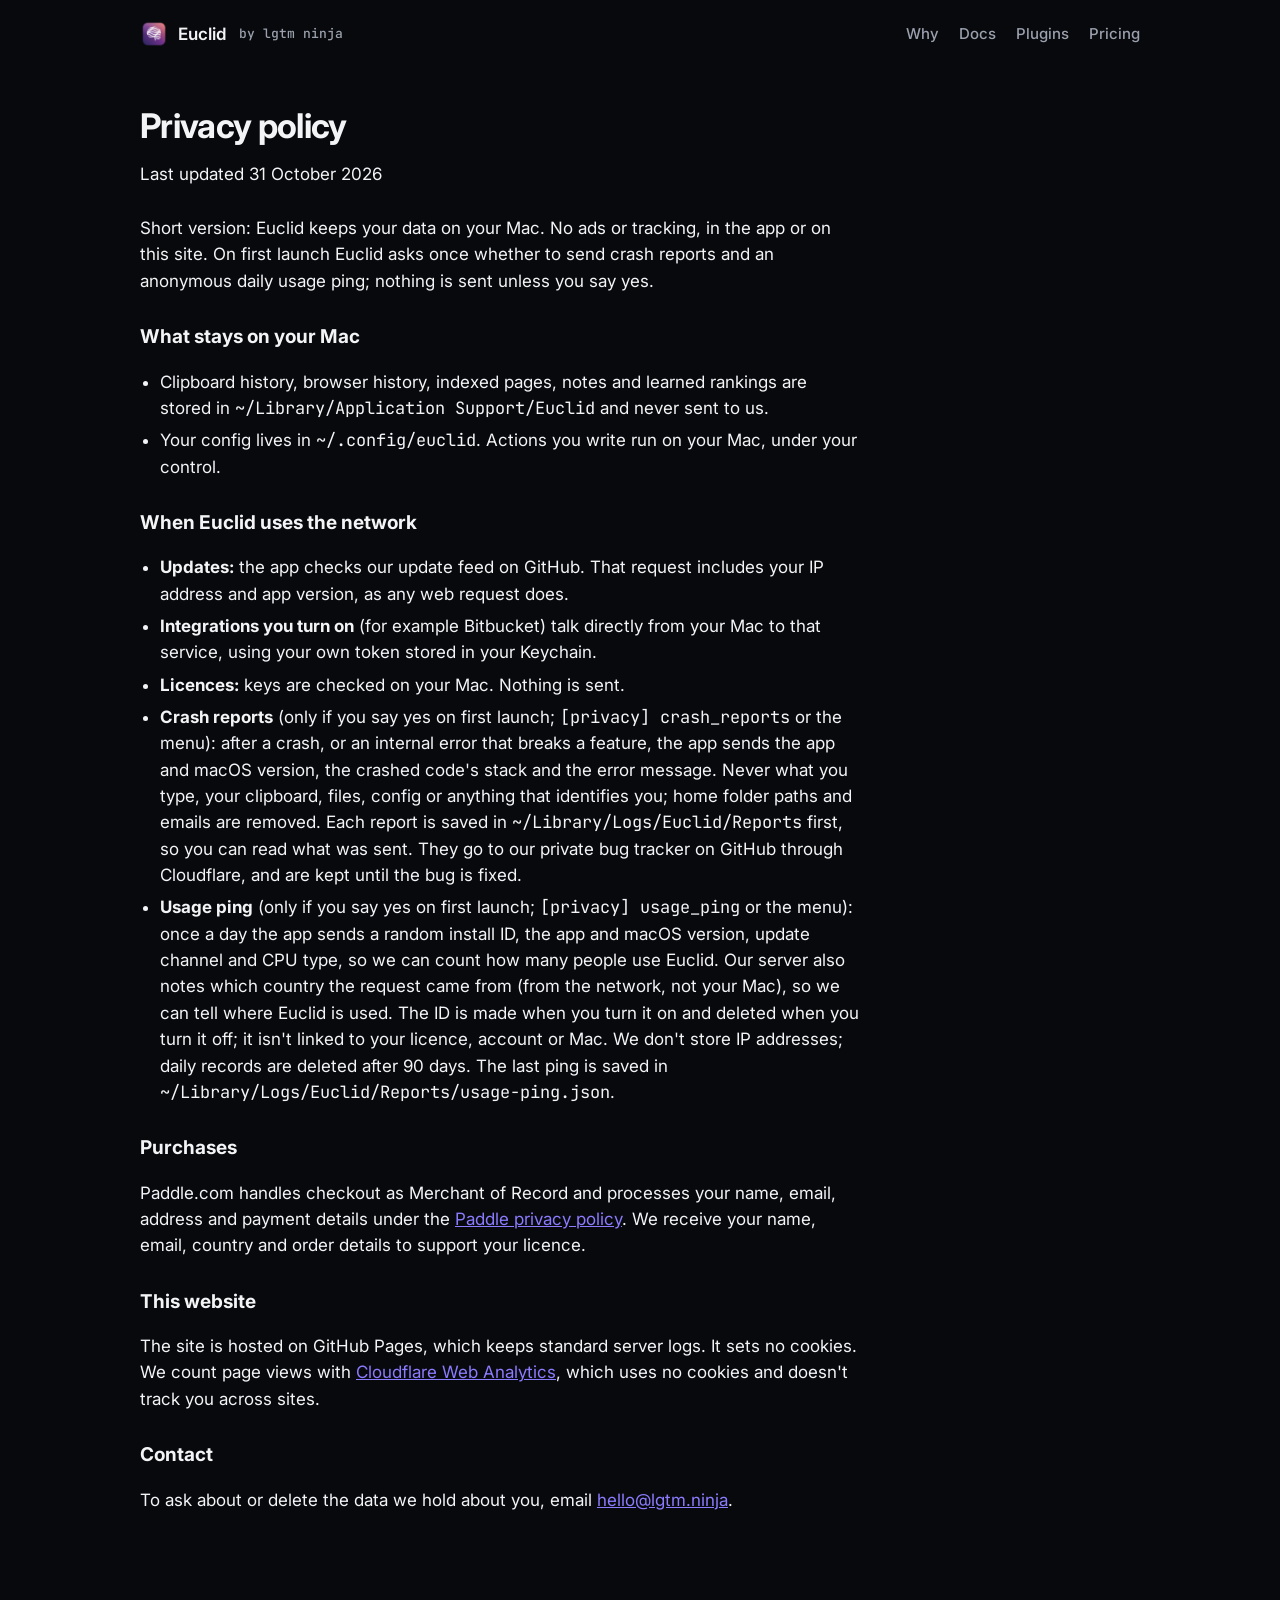
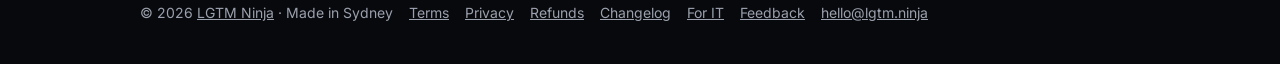
<file: euclid/privacy/index.html>
<!doctype html>
<html lang="en">
<head>
<meta charset="utf-8">
<meta name="viewport" content="width=device-width, initial-scale=1">
<title>Privacy policy · Euclid</title>
<meta name="description" content="Euclid keeps your data on your Mac. How the app and site handle data.">
<link rel="canonical" href="https://lgtm.ninja/euclid/privacy/">
<link rel="icon" href="../icon.png">
<link rel="stylesheet" href="../style.css">
</head>
<body>
<div class="wrap">
  <nav>
    <a href="../" style="display:flex;align-items:center;gap:10px;text-decoration:none"><img src="../icon.png" alt=""><span>Euclid</span></a>
    <a class="maker" href="https://lgtm.ninja/">by lgtm ninja</a>
    <div class="links">
      <a href="../#why">Why</a>
      <a href="../docs/">Docs</a>
      <a href="../plugins/">Plugins</a>
      <a href="../#pricing">Pricing</a>
    </div>
  </nav>

  <article class="legal">
    <h2>Privacy policy</h2>
    <p class="sub">Last updated 31 October 2026</p>
    <p>Short version: Euclid keeps your data on your Mac. No ads or tracking, in the app or on this site. On first launch Euclid asks once whether to send crash reports and an anonymous daily usage ping; nothing is sent unless you say yes.</p>
    <h3>What stays on your Mac</h3>
    <ul>
      <li>Clipboard history, browser history, indexed pages, notes and learned rankings are stored in <code>~/Library/Application Support/Euclid</code> and never sent to us.</li>
      <li>Your config lives in <code>~/.config/euclid</code>. Actions you write run on your Mac, under your control.</li>
    </ul>
    <h3>When Euclid uses the network</h3>
    <ul>
      <li><b>Updates:</b> the app checks our update feed on GitHub. That request includes your IP address and app version, as any web request does.</li>
      <li><b>Integrations you turn on</b> (for example Bitbucket) talk directly from your Mac to that service, using your own token stored in your Keychain.</li>
      <li><b>Licences:</b> keys are checked on your Mac. Nothing is sent.</li>
      <li><b>Crash reports</b> (only if you say yes on first launch; <code>[privacy] crash_reports</code> or the menu): after a crash, or an internal error that breaks a feature, the app sends the app and macOS version, the crashed code's stack and the error message. Never what you type, your clipboard, files, config or anything that identifies you; home folder paths and emails are removed. Each report is saved in <code>~/Library/Logs/Euclid/Reports</code> first, so you can read what was sent. They go to our private bug tracker on GitHub through Cloudflare, and are kept until the bug is fixed.</li>
      <li><b>Usage ping</b> (only if you say yes on first launch; <code>[privacy] usage_ping</code> or the menu): once a day the app sends a random install ID, the app and macOS version, update channel and CPU type, so we can count how many people use Euclid. Our server also notes which country the request came from (from the network, not your Mac), so we can tell where Euclid is used. The ID is made when you turn it on and deleted when you turn it off; it isn't linked to your licence, account or Mac. We don't store IP addresses; daily records are deleted after 90 days. The last ping is saved in <code>~/Library/Logs/Euclid/Reports/usage-ping.json</code>.</li>
    </ul>
    <h3>Purchases</h3>
    <p>Paddle.com handles checkout as Merchant of Record and processes your name, email, address and payment details under the <a href="https://www.paddle.com/legal/privacy">Paddle privacy policy</a>. We receive your name, email, country and order details to support your licence.</p>
    <h3>This website</h3>
    <p>The site is hosted on GitHub Pages, which keeps standard server logs. It sets no cookies. We count page views with <a href="https://www.cloudflare.com/web-analytics/">Cloudflare Web Analytics</a>, which uses no cookies and doesn't track you across sites.</p>
    <h3>Contact</h3>
    <p>To ask about or delete the data we hold about you, email <a href="mailto:hello@lgtm.ninja">hello@lgtm.ninja</a>.</p>
  </article>

  <footer>
    <span>© 2026 <a href="https://lgtm.ninja/">LGTM Ninja</a> · Made in Sydney</span>
    <a href="../terms/">Terms</a>
    <a href="../privacy/">Privacy</a>
    <a href="../refunds/">Refunds</a>
    <a href="../changelog/">Changelog</a>
    <a href="../it/">For IT</a>
    <a href="../feedback/">Feedback</a>
    <a href="mailto:hello@lgtm.ninja">hello@lgtm.ninja</a>
  </footer>
</div>
<!-- Cloudflare Web Analytics: cookie-free page views -->
<script defer src="https://static.cloudflareinsights.com/beacon.min.js" data-cf-beacon='{"token": "153c6065866e4bef9595b3c0df2fc248"}'></script>
</body>
</html>
</file>
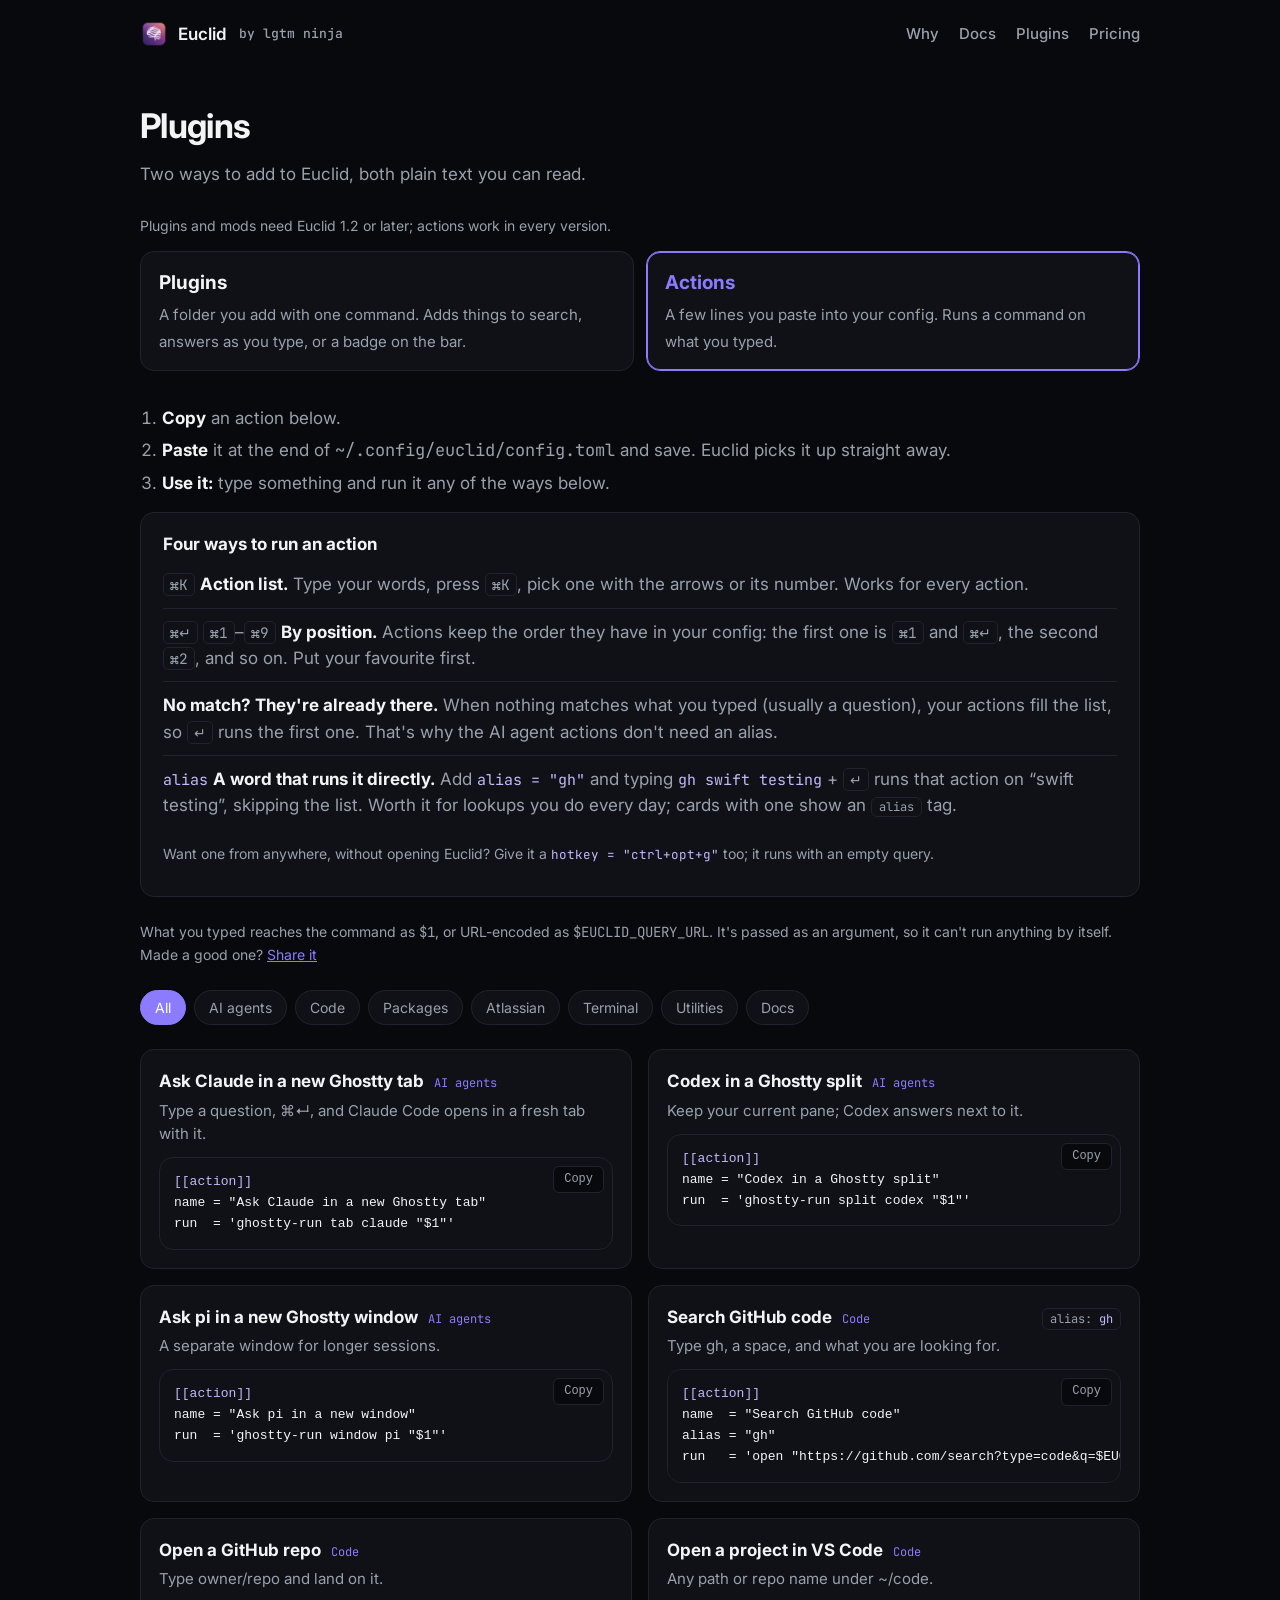
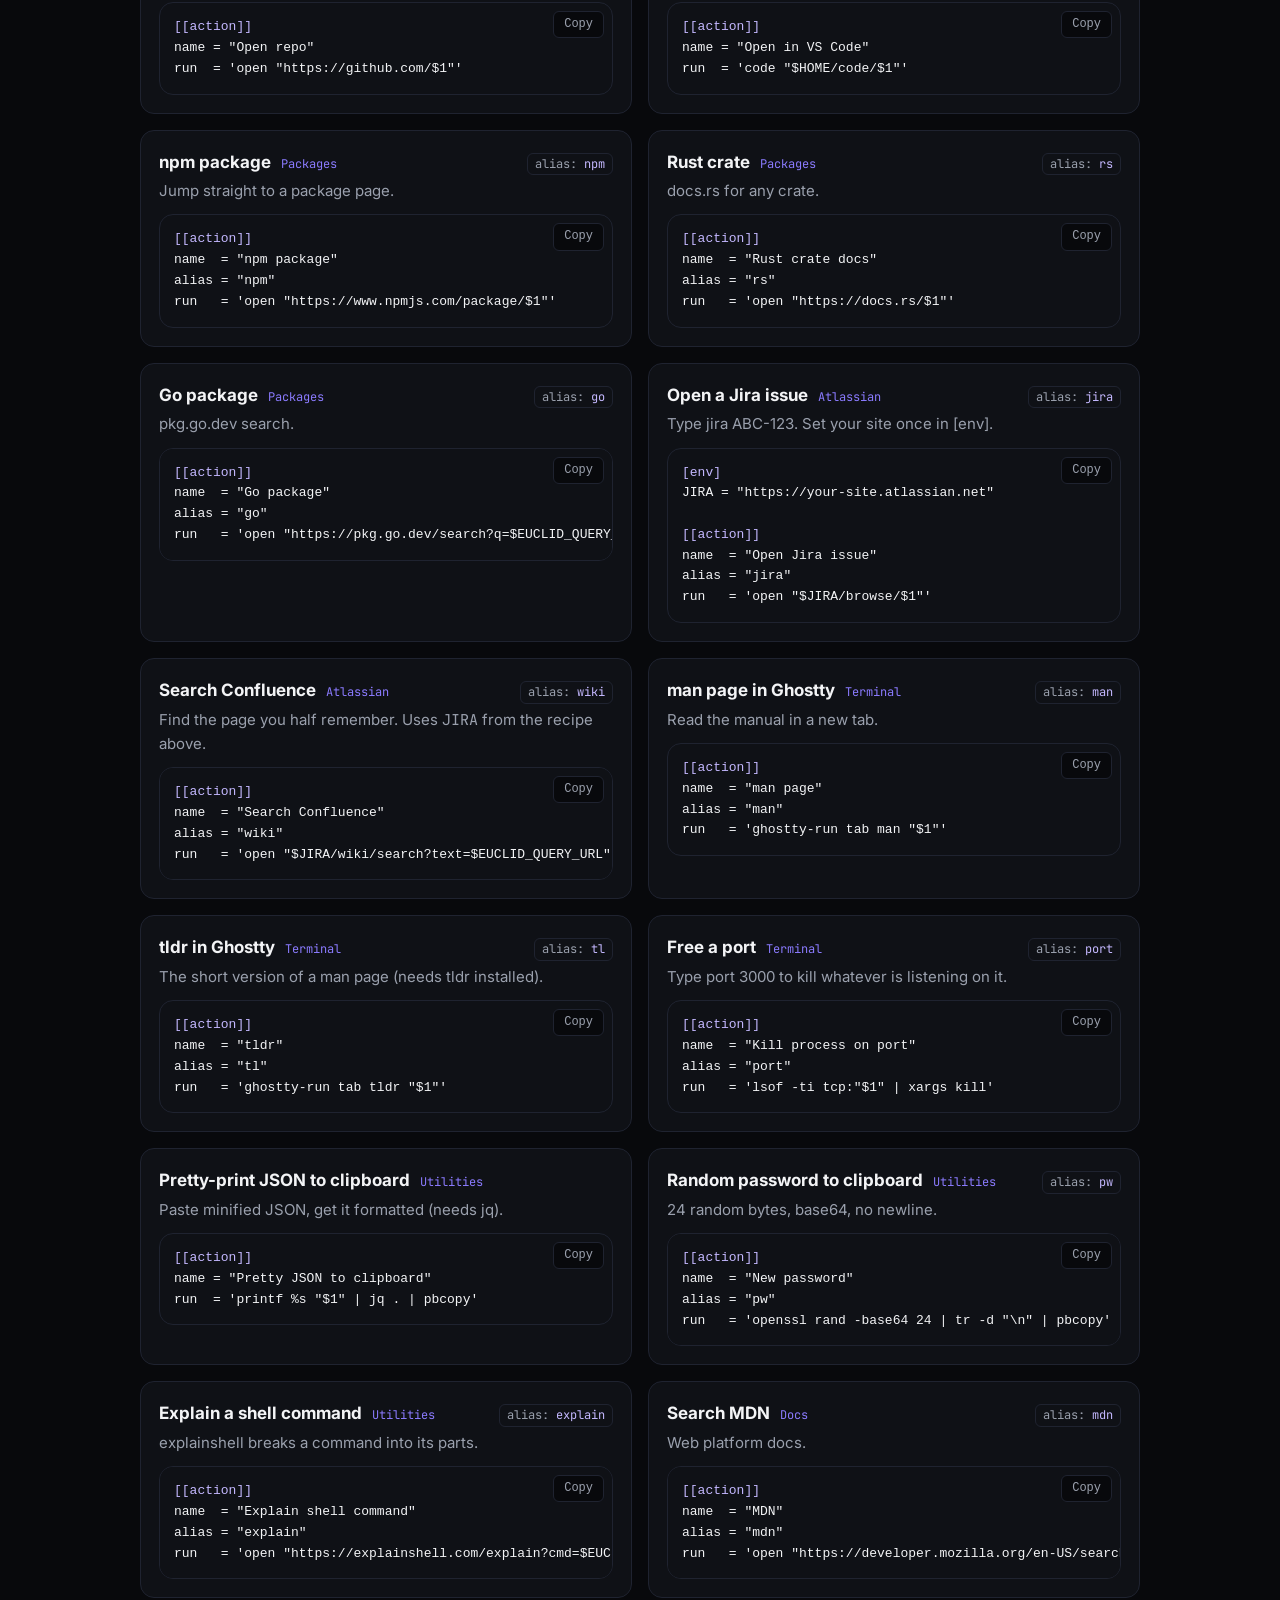
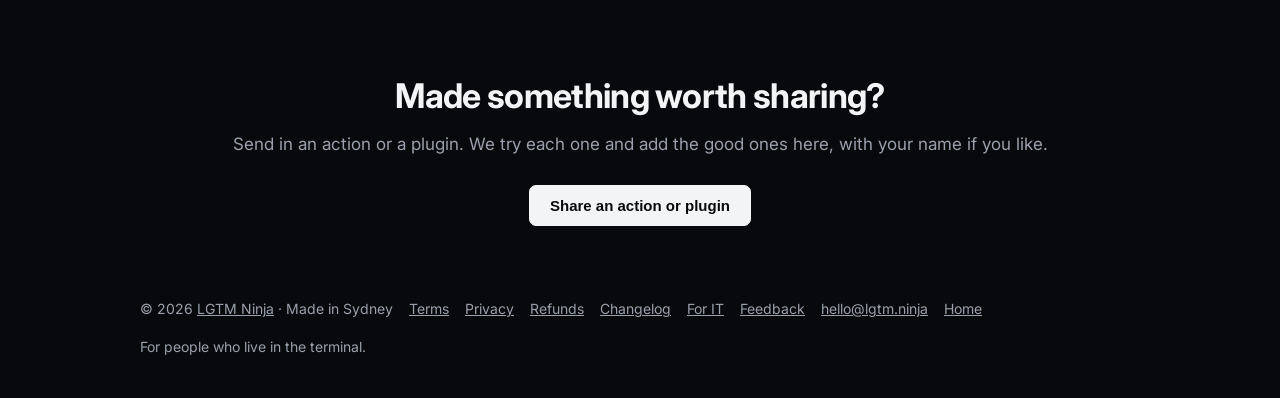
<file: euclid/recipes/index.html>
<!doctype html>
<html lang="en">
<head>
<meta charset="utf-8">
<title>Euclid actions</title>
<link rel="canonical" href="https://lgtm.ninja/euclid/plugins/#actions">
<meta http-equiv="refresh" content="0; url=../plugins/#actions">
<script>location.replace('../plugins/#actions')</script>
</head>
<body>
<p>Recipes are now actions on the <a href="../plugins/#actions">Plugins page</a>.</p>
</body>
</html>
</file>
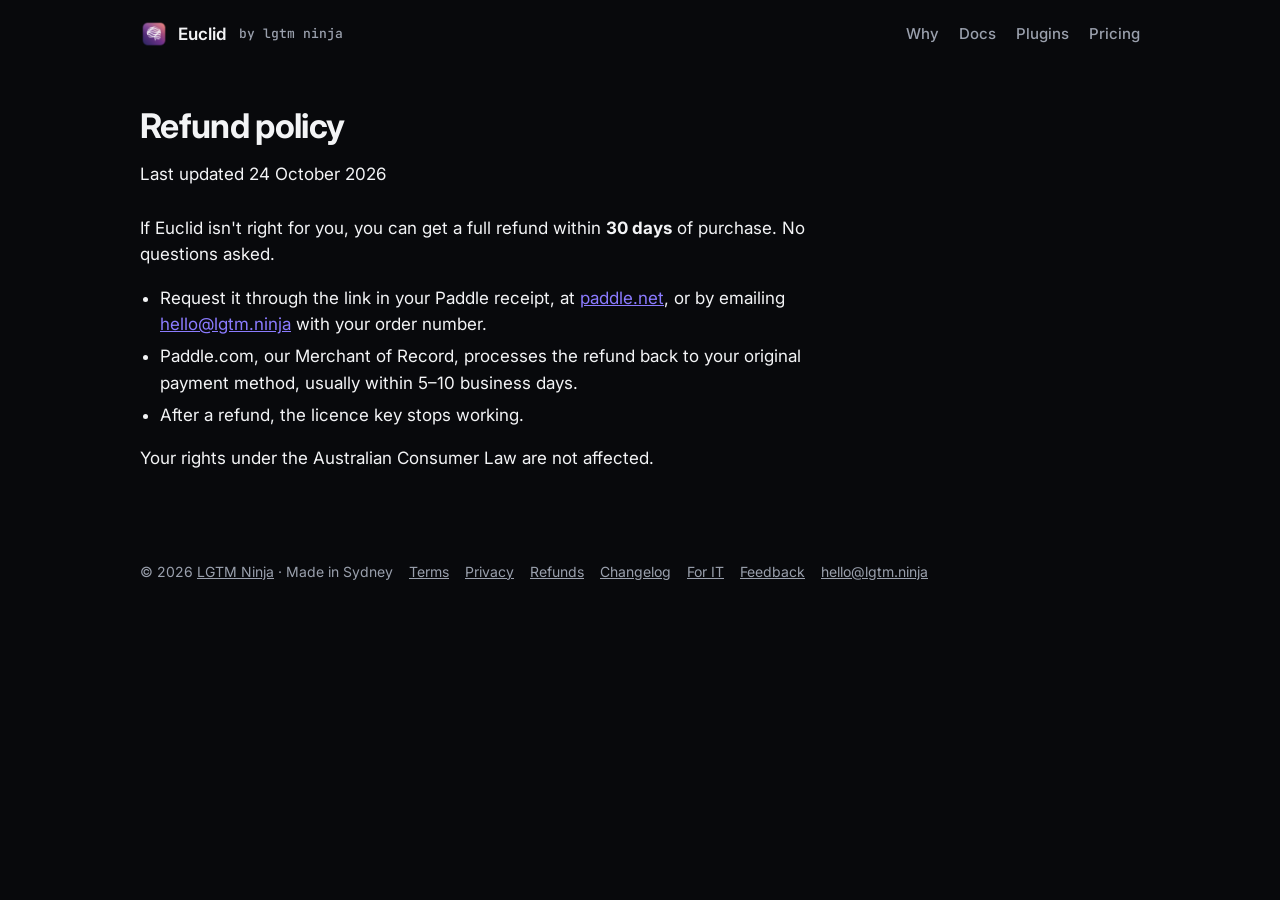
<file: euclid/refunds/index.html>
<!doctype html>
<html lang="en">
<head>
<meta charset="utf-8">
<meta name="viewport" content="width=device-width, initial-scale=1">
<title>Refund policy · Euclid</title>
<meta name="description" content="30-day refunds for Euclid licences.">
<link rel="canonical" href="https://lgtm.ninja/euclid/refunds/">
<link rel="icon" href="../icon.png">
<link rel="stylesheet" href="../style.css">
</head>
<body>
<div class="wrap">
  <nav>
    <a href="../" style="display:flex;align-items:center;gap:10px;text-decoration:none"><img src="../icon.png" alt=""><span>Euclid</span></a>
    <a class="maker" href="https://lgtm.ninja/">by lgtm ninja</a>
    <div class="links">
      <a href="../#why">Why</a>
      <a href="../docs/">Docs</a>
      <a href="../plugins/">Plugins</a>
      <a href="../#pricing">Pricing</a>
    </div>
  </nav>

  <article class="legal">
    <h2>Refund policy</h2>
    <p class="sub">Last updated 24 October 2026</p>
    <p>If Euclid isn't right for you, you can get a full refund within <b>30 days</b> of purchase. No questions asked.</p>
    <ul>
      <li>Request it through the link in your Paddle receipt, at <a href="https://paddle.net">paddle.net</a>, or by emailing <a href="mailto:hello@lgtm.ninja">hello@lgtm.ninja</a> with your order number.</li>
      <li>Paddle.com, our Merchant of Record, processes the refund back to your original payment method, usually within 5–10 business days.</li>
      <li>After a refund, the licence key stops working.</li>
    </ul>
    <p>Your rights under the Australian Consumer Law are not affected.</p>
  </article>

  <footer>
    <span>© 2026 <a href="https://lgtm.ninja/">LGTM Ninja</a> · Made in Sydney</span>
    <a href="../terms/">Terms</a>
    <a href="../privacy/">Privacy</a>
    <a href="../refunds/">Refunds</a>
    <a href="../changelog/">Changelog</a>
    <a href="../it/">For IT</a>
    <a href="../feedback/">Feedback</a>
    <a href="mailto:hello@lgtm.ninja">hello@lgtm.ninja</a>
  </footer>
</div>
<!-- Cloudflare Web Analytics: cookie-free page views -->
<script defer src="https://static.cloudflareinsights.com/beacon.min.js" data-cf-beacon='{"token": "153c6065866e4bef9595b3c0df2fc248"}'></script>
</body>
</html>
</file>
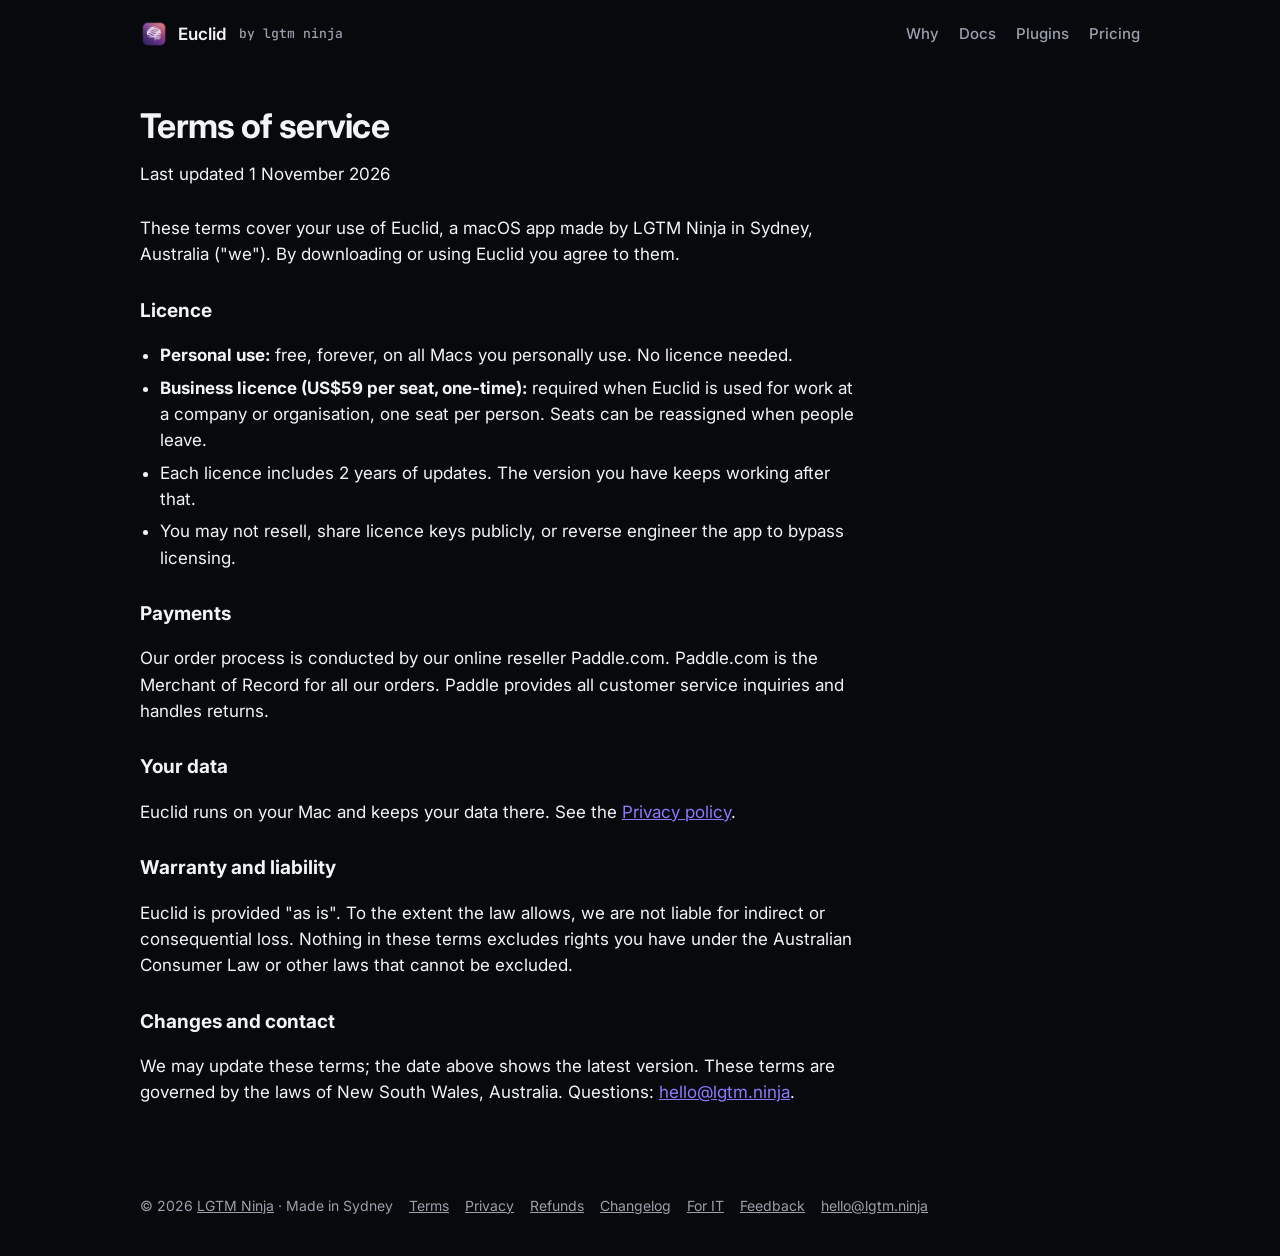
<file: euclid/terms/index.html>
<!doctype html>
<html lang="en">
<head>
<meta charset="utf-8">
<meta name="viewport" content="width=device-width, initial-scale=1">
<title>Terms of service · Euclid</title>
<meta name="description" content="Licence and terms for Euclid, made by LGTM Ninja.">
<link rel="canonical" href="https://lgtm.ninja/euclid/terms/">
<link rel="icon" href="../icon.png">
<link rel="stylesheet" href="../style.css">
</head>
<body>
<div class="wrap">
  <nav>
    <a href="../" style="display:flex;align-items:center;gap:10px;text-decoration:none"><img src="../icon.png" alt=""><span>Euclid</span></a>
    <a class="maker" href="https://lgtm.ninja/">by lgtm ninja</a>
    <div class="links">
      <a href="../#why">Why</a>
      <a href="../docs/">Docs</a>
      <a href="../plugins/">Plugins</a>
      <a href="../#pricing">Pricing</a>
    </div>
  </nav>

  <article class="legal">
    <h2>Terms of service</h2>
    <p class="sub">Last updated 1 November 2026</p>
    <p>These terms cover your use of Euclid, a macOS app made by LGTM Ninja in Sydney, Australia ("we"). By downloading or using Euclid you agree to them.</p>
    <h3>Licence</h3>
    <ul>
      <li><b>Personal use:</b> free, forever, on all Macs you personally use. No licence needed.</li>
      <li><b>Business licence (US$59 per seat, one-time):</b> required when Euclid is used for work at a company or organisation, one seat per person. Seats can be reassigned when people leave.</li>
      <li>Each licence includes 2 years of updates. The version you have keeps working after that.</li>
      <li>You may not resell, share licence keys publicly, or reverse engineer the app to bypass licensing.</li>
    </ul>
    <h3>Payments</h3>
    <p>Our order process is conducted by our online reseller Paddle.com. Paddle.com is the Merchant of Record for all our orders. Paddle provides all customer service inquiries and handles returns.</p>
    <h3>Your data</h3>
    <p>Euclid runs on your Mac and keeps your data there. See the <a href="../privacy/">Privacy policy</a>.</p>
    <h3>Warranty and liability</h3>
    <p>Euclid is provided "as is". To the extent the law allows, we are not liable for indirect or consequential loss. Nothing in these terms excludes rights you have under the Australian Consumer Law or other laws that cannot be excluded.</p>
    <h3>Changes and contact</h3>
    <p>We may update these terms; the date above shows the latest version. These terms are governed by the laws of New South Wales, Australia. Questions: <a href="mailto:hello@lgtm.ninja">hello@lgtm.ninja</a>.</p>
  </article>

  <footer>
    <span>© 2026 <a href="https://lgtm.ninja/">LGTM Ninja</a> · Made in Sydney</span>
    <a href="../terms/">Terms</a>
    <a href="../privacy/">Privacy</a>
    <a href="../refunds/">Refunds</a>
    <a href="../changelog/">Changelog</a>
    <a href="../it/">For IT</a>
    <a href="../feedback/">Feedback</a>
    <a href="mailto:hello@lgtm.ninja">hello@lgtm.ninja</a>
  </footer>
</div>
<!-- Cloudflare Web Analytics: cookie-free page views -->
<script defer src="https://static.cloudflareinsights.com/beacon.min.js" data-cf-beacon='{"token": "153c6065866e4bef9595b3c0df2fc248"}'></script>
</body>
</html>
</file>
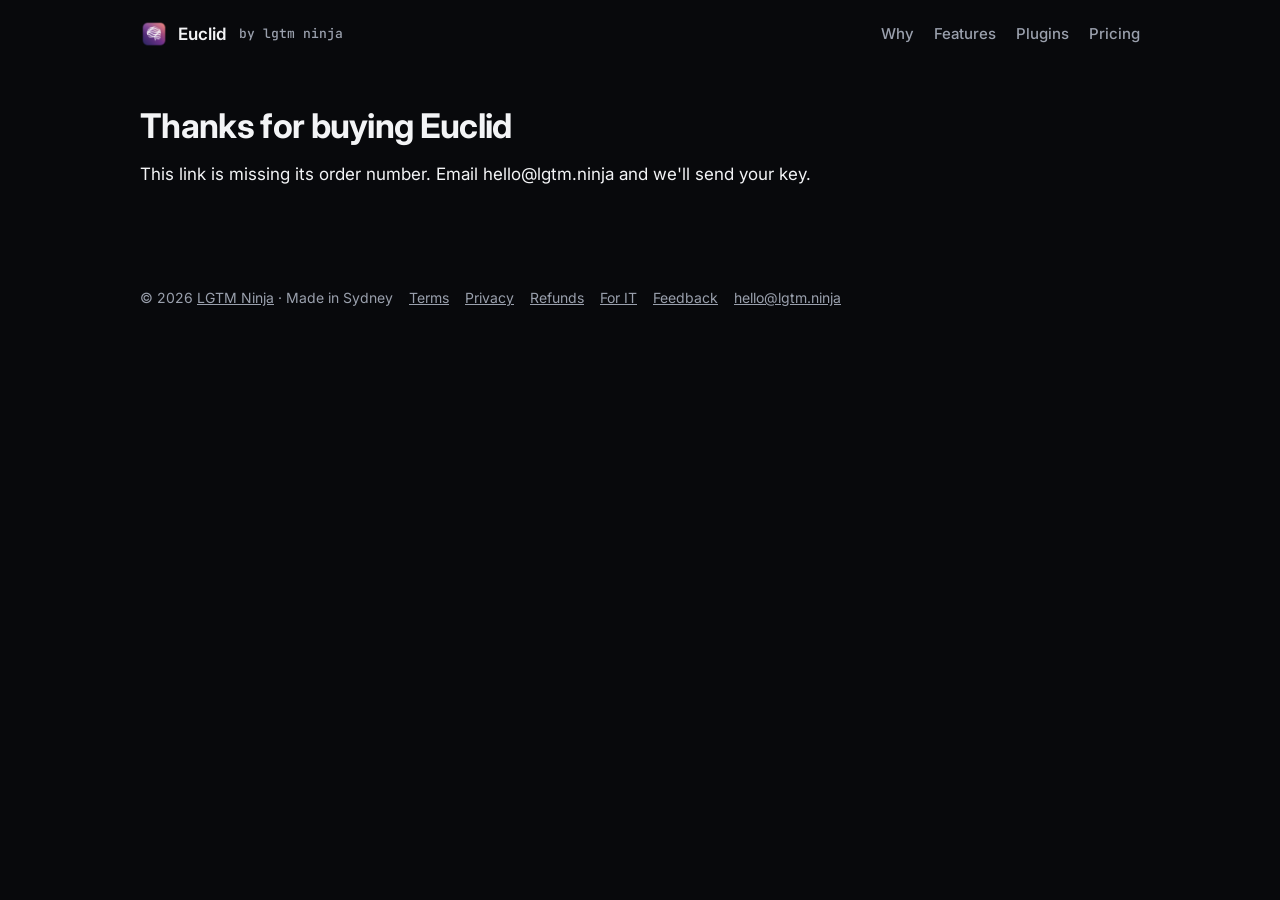
<file: euclid/thanks/index.html>
<!doctype html>
<html lang="en">
<head>
<meta charset="utf-8">
<meta name="viewport" content="width=device-width, initial-scale=1">
<title>Thanks · Euclid</title>
<meta name="description" content="Your Euclid licence key.">
<meta name="robots" content="noindex">
<link rel="canonical" href="https://lgtm.ninja/euclid/thanks/">
<link rel="icon" href="../icon.png">
<link rel="stylesheet" href="../style.css">
</head>
<body>
<div class="wrap">
  <nav>
    <a href="../" style="display:flex;align-items:center;gap:10px;text-decoration:none"><img src="../icon.png" alt=""><span>Euclid</span></a>
    <a class="maker" href="https://lgtm.ninja/">by lgtm ninja</a>
    <div class="links">
      <a href="../#why">Why</a>
      <a href="../features/">Features</a>
      <a href="../plugins/">Plugins</a>
      <a href="../#pricing">Pricing</a>
    </div>
  </nav>

  <article class="legal">
    <h2>Thanks for buying Euclid</h2>
    <p class="sub" id="status">Fetching your licence key…</p>
    <div id="done" hidden>
      <pre class="prompt" id="key" style="white-space:pre-wrap;word-break:break-all;padding-top:40px"><button class="copy" type="button">Copy</button></pre>
      <p>Licensed to <b id="who"></b> · <span id="what"></span></p>
      <h3>Add it to Euclid</h3>
      <ol>
        <li>Click the Euclid icon in the menu bar and choose <b>Enter Licence Key…</b> (or type <code>licence</code> in Euclid).</li>
        <li>Paste the key and press Return.</li>
      </ol>
      <p>Bookmark this page to get the same key again. Your Paddle receipt has the order number (<code id="order"></code>) if you need help: <a href="mailto:hello@lgtm.ninja">hello@lgtm.ninja</a>.</p>
    </div>
  </article>


  <footer>
    <span>© 2026 <a href="https://lgtm.ninja/">LGTM Ninja</a> · Made in Sydney</span>
    <a href="../terms/">Terms</a>
    <a href="../privacy/">Privacy</a>
    <a href="../refunds/">Refunds</a>
    <a href="../it/">For IT</a>
    <a href="../feedback/">Feedback</a>
    <a href="mailto:hello@lgtm.ninja">hello@lgtm.ninja</a>
  </footer>
</div>
<script>
  // Checkout sends buyers here with ?txn=<Paddle order>. The key comes from server/licences in euclid-bar.
  const txn = new URLSearchParams(location.search).get('txn') || '';
  const status = document.getElementById('status');
  async function load(tries) {
    if (!/^txn_[0-9a-z]{26}$/.test(txn)) { status.textContent = "This link is missing its order number. Email hello@lgtm.ninja and we'll send your key."; return; }
    let res, body;
    try { res = await fetch('https://licences.lgtm.ninja/v1/licence?txn=' + txn); body = await res.json(); }
    catch { body = { error: "Couldn't reach the licence server." }; }
    // 409: Paddle hasn't finished the payment yet, which takes a few seconds.
    if (res && res.status === 409 && tries > 0) return setTimeout(() => load(tries - 1), 3000);
    if (!res || !res.ok) { status.textContent = (body.error || 'Something went wrong.') + ' Refresh to try again, or email hello@lgtm.ninja.'; return; }
    const pre = document.getElementById('key');
    pre.append(body.key);
    document.getElementById('who').textContent = body.licence.name;
    document.getElementById('what').textContent = body.licence.edition === 'business'
      ? `Business, ${body.licence.seats} seat${body.licence.seats === 1 ? '' : 's'}` : 'Personal';
    document.getElementById('order').textContent = txn;
    status.textContent = 'Here is your licence key.';
    document.getElementById('done').hidden = false;
    pre.querySelector('.copy').addEventListener('click', async (e) => {
      try { await navigator.clipboard.writeText(body.key); e.target.textContent = 'Copied'; } catch { e.target.textContent = 'Select + ⌘C'; }
      setTimeout(() => (e.target.textContent = 'Copy'), 1500);
    });
  }
  load(10);
</script>
<!-- Cloudflare Web Analytics: cookie-free page views -->
<script defer src="https://static.cloudflareinsights.com/beacon.min.js" data-cf-beacon='{"token": "153c6065866e4bef9595b3c0df2fc248"}'></script>
</body>
</html>
</file>
<file: style.css>
:root {
  --bg: #0b0b0e;
  --surface: #141419;
  --line: #24242c;
  --text: #f1f1f4;
  --muted: #8e8e9a;
  --accent: #2da44e;
  --mono: ui-monospace, "SF Mono", "JetBrains Mono", Menlo, monospace;
}
@media (prefers-color-scheme: light) {
  :root {
    --bg: #fbfbf9;
    --surface: #ffffff;
    --line: #e4e4de;
    --text: #111114;
    --muted: #63636e;
    --accent: #1f883d;
  }
}
* { box-sizing: border-box; }
body {
  margin: 0;
  background: var(--bg);
  color: var(--text);
  font: 17px/1.55 -apple-system, BlinkMacSystemFont, "Inter", "Segoe UI", sans-serif;
  -webkit-font-smoothing: antialiased;
}
a { color: inherit; }
.wrap { max-width: 1040px; margin: 0 auto; padding: 0 20px; }
.mono { font-family: var(--mono); }

nav { display: flex; align-items: center; padding: 22px 0; }
.brand { display: flex; align-items: center; gap: 10px; font-weight: 650; text-decoration: none; letter-spacing: -.01em; }
.brand img { width: 30px; height: 30px; }
nav .links { margin-left: auto; display: flex; gap: 22px; font-size: 15px; }
nav .links a { text-decoration: none; color: var(--muted); }
nav .links a:hover { color: var(--text); }

.hero { padding: 120px 0 40px; }
.status {
  display: inline-flex; align-items: center; gap: 8px; margin: 0;
  font-family: var(--mono); font-size: 13px; color: var(--muted);
  padding: 5px 12px 5px 10px; border: 1px solid var(--line); border-radius: 999px;
}
.dot { width: 8px; height: 8px; border-radius: 50%; background: var(--accent); box-shadow: 0 0 0 3px color-mix(in srgb, var(--accent) 25%, transparent); }
h1 {
  font-size: clamp(56px, 11vw, 128px); line-height: .95; letter-spacing: -.055em;
  font-weight: 750; margin: 28px 0 32px;
}
.lead { font-size: clamp(18px, 2.2vw, 21px); color: var(--muted); max-width: 560px; margin: 0; }

section { padding: 112px 0 0; }
.label {
  font-family: var(--mono); font-size: 13px; color: var(--muted); text-transform: uppercase; letter-spacing: .08em;
  margin: 0 0 20px; padding-bottom: 12px; border-bottom: 1px solid var(--line);
}

.product {
  display: grid; grid-template-columns: 56px 1fr auto; gap: 20px; align-items: center;
  padding: 22px 0; border-bottom: 1px solid var(--line); text-decoration: none;
}
.product img, .ghost { width: 56px; height: 56px; border-radius: 13px; }
.ghost { display: block; border: 1px dashed var(--line); }
.product h2 { margin: 0; font-size: 22px; letter-spacing: -.02em; }
.product p { margin: 2px 0 0; color: var(--muted); }
.product .meta { margin: 0; font-size: 13px; text-align: right; line-height: 1.6; }
a.product:hover h2 { color: var(--accent); }
.pending h2, .pending .body p { color: var(--muted); }

.steps { list-style: none; margin: 0; padding: 0; display: grid; grid-template-columns: repeat(3, 1fr); gap: 32px; }
.steps span { font-size: 13px; color: var(--accent); }
.steps h3 { margin: 8px 0 6px; font-size: 26px; letter-spacing: -.03em; }
.steps p { margin: 0; color: var(--muted); }
.terms { margin: 48px 0 0; font-family: var(--mono); font-size: 14px; color: var(--muted); }

.big { font-size: clamp(30px, 5vw, 52px); line-height: 1.1; letter-spacing: -.035em; font-weight: 700; margin: 0; }
.big a { color: var(--accent); text-decoration: none; }
.big a:hover { text-decoration: underline; text-underline-offset: .12em; text-decoration-thickness: 2px; }

footer {
  margin-top: 112px; padding: 22px 0 40px; border-top: 1px solid var(--line);
  display: flex; justify-content: space-between; gap: 16px; flex-wrap: wrap;
  color: var(--muted); font-size: 14px;
}
footer .mono { font-size: 13px; }
footer .legal a { color: inherit; }

@media (max-width: 720px) {
  nav { flex-wrap: wrap; row-gap: 12px; padding-bottom: 12px; }
  nav .links { margin-left: 0; width: 100%; gap: 0; justify-content: space-between; padding-top: 12px; border-top: 1px solid var(--line); }
  .hero { padding-top: 64px; }
  section { padding-top: 80px; }
  .steps { grid-template-columns: 1fr; gap: 24px; }
  .product { grid-template-columns: 48px 1fr; }
  .product img, .ghost { width: 48px; height: 48px; }
  .product .meta { display: none; }
}
</file>
<file: euclid/style.css>
@import url("https://fonts.googleapis.com/css2?family=Inter:wght@400;500;600;700&family=JetBrains+Mono:wght@400;500&display=swap");
:root {
  /* Direction C (2026-11-14): one serious dark look on every page. */
  --bg: #08090c;
  --surface: #0f1116;
  --line: #1f2330;
  --text: #f3f4f6;
  --muted: #9aa0ad;
  --faint: #737a89;
  --accent: #8b7bff;
  --accent-text: #ffffff;
  --code: #c4b8ff;
  --ok: #4ade80;
  --sans: "Inter", -apple-system, BlinkMacSystemFont, "Segoe UI", sans-serif;
  --mono: "JetBrains Mono", ui-monospace, "SF Mono", Menlo, monospace;
  color-scheme: dark;
}
* { box-sizing: border-box; }
body {
  margin: 0;
  background: var(--bg);
  color: var(--text);
  font: 17px/1.55 var(--sans);
  -webkit-font-smoothing: antialiased;
}
a { color: inherit; }
.wrap { max-width: 1040px; margin: 0 auto; padding: 0 20px; }
.mono, code, kbd { font-family: var(--mono); }
p code, li code, td code { overflow-wrap: anywhere; }
kbd {
  font-size: .85em;
  padding: 1px 6px;
  border: 1px solid var(--line);
  border-radius: 5px;
  background: var(--surface);
}

nav { display: flex; align-items: center; gap: 10px; padding: 20px 0; font-weight: 600; }
nav img { width: 28px; height: 28px; }
nav .maker { font-family: var(--mono); font-size: 13px; font-weight: 500; color: var(--muted); text-decoration: none; margin-left: 2px; }
nav .maker:hover { color: var(--text); }
nav .links { margin-left: auto; display: flex; gap: 20px; font-weight: 500; font-size: 15px; }
nav .links a { text-decoration: none; color: var(--muted); }
nav .links a:hover { color: var(--text); }

.hero { text-align: center; padding: 56px 0 32px; }
.hero img.icon { width: 96px; height: 96px; }
.hero .brew { max-width: 720px; margin: 18px auto 0; text-align: left; }
.hero .brew .fine { margin: 0 0 6px; text-align: center; }
.hero .brew pre { font-size: 13px; padding: 14px 76px 14px 16px; white-space: pre-wrap; overflow-wrap: anywhere; }
h1 { font-size: clamp(36px, 6vw, 60px); line-height: 1.05; letter-spacing: -.03em; margin: 20px 0 16px; }
.lead { font-size: clamp(18px, 2.2vw, 21px); color: var(--muted); max-width: 640px; margin: 0 auto 28px; }
.cta { display: flex; gap: 12px; justify-content: center; flex-wrap: wrap; }
.btn {
  display: inline-block; padding: 11px 20px; border-radius: 7px;
  font-weight: 600; font-size: 15px; text-decoration: none; border: 1px solid var(--line);
  background: var(--surface); color: var(--text);
}
.btn.primary { background: var(--text); color: var(--bg); border-color: var(--text); }
.btn:hover { filter: brightness(1.08); }
.fine { font-size: 14px; color: var(--muted); margin-top: 14px; }

.demo { margin: 32px auto 0; max-width: 960px; }
.demo video { width: 100%; height: auto; aspect-ratio: 1100 / 660; display: block; border-radius: 14px; border: 1px solid var(--line); }
.speed {
  margin: 18px auto 0; width: fit-content; font-family: var(--mono); font-size: 15px;
  color: var(--muted); padding: 6px 14px; border: 1px solid var(--line); border-radius: 999px;
}
.speed b { color: var(--text); font-weight: 600; }

section { padding: 72px 0 0; }
#numbers { padding-top: 48px; text-align: center; }
.stats { display: grid; grid-template-columns: repeat(4, 1fr); gap: 16px; }
.stats div { background: var(--surface); border: 1px solid var(--line); border-radius: 14px; padding: 20px 16px; }
.stats b { display: block; font-family: var(--mono); font-size: clamp(26px, 3.4vw, 36px); letter-spacing: -.02em; color: var(--text); }
.stats span { display: block; margin-top: 6px; color: var(--muted); font-size: 14px; }
h2 { font-size: clamp(26px, 3.5vw, 34px); letter-spacing: -.02em; margin: 0 0 8px; }
.sub { color: var(--muted); margin: 0 0 28px; }

.grid { display: grid; grid-template-columns: repeat(3, 1fr); gap: 16px; }
.card { background: var(--surface); border: 1px solid var(--line); border-radius: 14px; padding: 22px; }
.card h3 { margin: 0 0 6px; font-size: 19px; }
.card p { margin: 0; color: var(--muted); overflow-wrap: anywhere; }
.num { font-family: var(--mono); color: var(--accent); font-size: 14px; margin-bottom: 10px; }

pre {
  margin: 0; background: var(--surface); border: 1px solid var(--line); border-radius: 14px;
  padding: 20px; overflow-x: auto; font-size: 14px; line-height: 1.6;
}
pre .c { color: var(--muted); }
pre .k { color: var(--code); }
.two { display: grid; grid-template-columns: 1fr 1fr; gap: 24px; align-items: start; }
ul.plain { margin: 0; padding: 0; list-style: none; }
ul.plain li { padding: 10px 0; border-bottom: 1px solid var(--line); }
ul.plain li:last-child { border-bottom: 0; }

.price { font-size: 40px; font-weight: 700; letter-spacing: -.02em; margin: 6px 0 2px; }
.price small { font-size: 16px; font-weight: 500; color: var(--muted); }
.card ul { margin: 16px 0 20px; padding-left: 18px; color: var(--muted); }
.card ul li { margin: 4px 0; }
.card.pro { border-color: var(--accent); }
.tag {
  display: inline-block; font-size: 12px; font-weight: 600; text-transform: uppercase; letter-spacing: .06em;
  color: var(--accent); margin-bottom: 4px;
}

footer { padding: 72px 0 40px; color: var(--muted); font-size: 14px; display: flex; gap: 16px; flex-wrap: wrap; }
footer a { color: var(--muted); }

@media (max-width: 760px) {
  .grid, .two { grid-template-columns: minmax(0, 1fr); }
  .stats { grid-template-columns: 1fr 1fr; }
  nav { flex-wrap: wrap; row-gap: 12px; padding-bottom: 12px; }
  nav .links { margin-left: 0; width: 100%; gap: 0; justify-content: space-between; padding-top: 12px; border-top: 1px solid var(--line); }
  .hero { padding-top: 32px; }
  h1 br { display: none; }
  section { padding-top: 56px; }
}

/* Recipes gallery */
.filters { display: flex; flex-wrap: wrap; gap: 8px; margin: 0 0 24px; }
.filters button {
  font: inherit; font-size: 14px; padding: 6px 14px; border-radius: 999px; cursor: pointer;
  background: var(--surface); color: var(--muted); border: 1px solid var(--line);
}
.filters button[aria-pressed="true"] { background: var(--accent); color: var(--accent-text); border-color: var(--accent); }
.recipes { display: grid; grid-template-columns: repeat(2, 1fr); gap: 16px; }
.recipe { background: var(--surface); border: 1px solid var(--line); border-radius: 14px; padding: 18px; min-width: 0; }
.recipe header { display: flex; align-items: baseline; gap: 10px; margin-bottom: 4px; }
.recipe h3 { margin: 0; font-size: 17px; }
.recipe .cat { font-size: 12px; color: var(--accent); font-family: var(--mono); }
.recipe p { margin: 0 0 12px; color: var(--muted); font-size: 15px; }
.recipe pre { padding: 14px; font-size: 13px; position: relative; }
.recipe .copy, pre.prompt .copy {
  position: absolute; top: 8px; right: 8px; font: inherit; font-size: 12px; cursor: pointer;
  padding: 3px 10px; border-radius: 6px; border: 1px solid var(--line); background: var(--bg); color: var(--muted);
}
@media (max-width: 760px) { .recipes { grid-template-columns: 1fr; } }

/* Legal pages */
.legal { max-width: 720px; padding-top: 32px; }
.legal h3 { margin: 28px 0 8px; font-size: 19px; }
.legal p, .legal li { color: var(--text); }
.legal ul { padding-left: 20px; }
.legal li { margin: 6px 0; }
.legal a { color: var(--accent); }

/* Feedback form */
.feedback { display: grid; gap: 18px; }
.feedback fieldset { border: 0; padding: 0; margin: 0; display: flex; flex-wrap: wrap; gap: 8px 18px; }
.feedback legend { font-weight: 600; margin-bottom: 8px; }
.feedback label { display: grid; gap: 6px; font-weight: 600; }
.feedback fieldset label { display: flex; align-items: center; gap: 6px; font-weight: 400; }
.feedback input:not([type=radio]), .feedback textarea {
  font: inherit; font-weight: 400; color: var(--text); background: var(--surface);
  border: 1px solid var(--line); border-radius: 10px; padding: 10px 12px; width: 100%; box-sizing: border-box;
}
.feedback textarea { resize: vertical; }
.feedback input:focus, .feedback textarea:focus { outline: 2px solid var(--accent); outline-offset: 1px; }
.feedback .two-fields { display: grid; grid-template-columns: 1fr 1fr; gap: 16px; }
.feedback .actions { display: flex; flex-wrap: wrap; gap: 12px; }
.feedback button.btn { font: inherit; font-weight: 600; cursor: pointer; background: var(--surface); color: var(--text); }
.feedback button.btn.primary { background: var(--text); color: var(--bg); }
.feedback .fine { margin: 0; }
@media (max-width: 760px) { .feedback .two-fields { grid-template-columns: 1fr; } }

/* Home: promises, comparison, features, plugins */
ul.promises { list-style: none; padding: 0; margin: 22px auto 0; display: flex; flex-wrap: wrap; gap: 8px; justify-content: center; }
ul.promises li { font-size: 14px; color: var(--muted); padding: 5px 12px; border: 1px solid var(--line); border-radius: 999px; background: var(--surface); }
ul.promises b { color: var(--text); font-weight: 600; }
.compare { border: 1px solid var(--line); border-radius: 14px; overflow: hidden; background: var(--surface); }
.compare .row { display: grid; grid-template-columns: 140px 1fr 1fr; gap: 16px; padding: 14px 20px; border-top: 1px solid var(--line); }
.compare .row:first-child { border-top: 0; }
.compare .row span:first-child { color: var(--muted); font-size: 14px; }
.compare .row span:last-child { color: var(--muted); }
.compare .head { font-weight: 600; font-size: 14px; text-transform: uppercase; letter-spacing: .06em; }
.compare .head span:nth-child(2) { color: var(--accent); }
.compare b { color: var(--text); }
.features { display: grid; grid-template-columns: repeat(2, 1fr); gap: 16px; }
.fgroup { background: var(--surface); border: 1px solid var(--line); border-radius: 14px; padding: 22px; }
.fgroup h3 { margin: 0 0 10px; font-size: 14px; font-family: var(--mono); color: var(--accent); font-weight: 500; text-transform: lowercase; }
.fgroup ul { list-style: none; margin: 0; padding: 0; }
.fgroup li { padding: 7px 0 7px 26px; position: relative; color: var(--muted); border-top: 1px solid var(--line); }
.fgroup li:first-child { border-top: 0; }
.fgroup li::before { content: "✓"; position: absolute; left: 2px; color: var(--accent); font-weight: 700; }
.fgroup li b { color: var(--text); font-weight: 600; }
.fgroup em { font-style: normal; font-size: 12px; font-family: var(--mono); color: var(--muted); border: 1px solid var(--line); border-radius: 6px; padding: 0 6px; margin-left: 4px; }
.fgroup code, ul.plain code { font-size: .88em; color: var(--code); }
.chips { display: flex; flex-wrap: wrap; gap: 8px; margin: 10px 0 14px; }
.chips code { font-size: 14px; padding: 5px 12px; border-radius: 999px; border: 1px solid var(--line); background: var(--surface); color: var(--code); }
pre.oneline { padding: 12px 18px; display: inline-block; }
@media (max-width: 760px) {
  .features { grid-template-columns: 1fr; }
  .compare .row { grid-template-columns: 1fr 1fr; gap: 6px 14px; padding: 14px 16px; }
  .compare .row span:first-child { grid-column: 1 / -1; }
  .compare .head span:first-child { display: none; }
}

/* Recipes: how-to steps and the submit dialog */
ol.howto { margin: 0 0 16px; padding-left: 22px; color: var(--muted); }
ol.howto li { margin: 6px 0; }
ol.howto b { color: var(--text); }
.steps-note { margin: 0 0 24px; }
button.linkish { font: inherit; color: var(--accent); background: none; border: 0; padding: 0; cursor: pointer; text-decoration: underline; }
.share { text-align: center; }
dialog#submit {
  width: min(560px, calc(100vw - 32px)); padding: 24px; border-radius: 16px;
  border: 1px solid var(--line); background: var(--bg); color: var(--text);
}
dialog#submit::backdrop { background: rgb(0 0 0 / .55); }
dialog#submit h2 { margin: 0; }
dialog#submit textarea { font-family: var(--mono); font-size: 14px; }

/* Complete feature list */
.jump { display: flex; flex-wrap: wrap; gap: 8px; }
.jump a { font-size: 14px; padding: 5px 12px; border-radius: 999px; border: 1px solid var(--line); background: var(--surface); color: var(--muted); text-decoration: none; }
.jump a:hover { color: var(--text); }
.flist { padding-top: 48px; scroll-margin-top: 12px; }
.flist .sub { margin-bottom: 16px; }
.flist table { width: 100%; border-collapse: collapse; background: var(--surface); border: 1px solid var(--line); border-radius: 14px; overflow: hidden; }
.flist th, .flist td { text-align: left; vertical-align: top; padding: 12px 18px; border-top: 1px solid var(--line); }
.flist tr:first-child th, .flist tr:first-child td { border-top: 0; }
.flist th { width: 32%; font-weight: 600; }
.flist td { color: var(--muted); }
.flist code, .jump code { font-size: .88em; color: var(--code); }
.flist em, .sub em { font-style: normal; font-size: 12px; font-family: var(--mono); color: var(--muted); border: 1px solid var(--line); border-radius: 6px; padding: 0 6px; margin-left: 4px; font-weight: 500; white-space: nowrap; }
em.tag-plugin { color: var(--accent); border-color: var(--accent); }
@media (max-width: 760px) {
  .flist th, .flist td { display: block; width: auto; }
  .flist td { border-top: 0; padding-top: 0; }
}
/* Plugins page */
.jump { display: flex; flex-wrap: wrap; gap: 10px; margin-top: 22px; }
.jump a { font-size: 14px; padding: 6px 12px; border: 1px solid var(--line); border-radius: 999px; color: var(--text); text-decoration: none; }
.jump a:hover { border-color: var(--accent); }
.steps { display: grid; grid-template-columns: repeat(3, 1fr); gap: 16px; margin-bottom: 32px; }
h3.example { font-size: 19px; margin: 36px 0 10px; }
.muted-p { color: var(--muted); margin: 0 0 14px; }
.badge-demo { font-family: var(--mono); font-size: 13px; padding: 2px 8px; border-radius: 6px; background: var(--surface); border: 1px solid var(--line); color: var(--code); white-space: nowrap; }
.table { overflow-x: auto; border: 1px solid var(--line); border-radius: 14px; }
.table table { width: 100%; border-collapse: collapse; font-size: 15px; }
.table th, .table td { text-align: left; padding: 10px 14px; border-bottom: 1px solid var(--line); vertical-align: top; }
.table th { color: var(--muted); font-weight: 600; font-size: 13px; }
.table tr:last-child td { border-bottom: 0; }
@media (max-width: 760px) { .steps { grid-template-columns: 1fr; } }
pre.prompt { position: relative; padding-right: 76px; }

/* Plugins page: Plugins | Actions tabs */
.tabs { display: grid; grid-template-columns: 1fr 1fr; gap: 12px; }
.tabs [role=tab] {
  font: inherit; text-align: left; cursor: pointer; padding: 16px 18px; border-radius: 14px;
  background: var(--surface); color: var(--muted); border: 1px solid var(--line);
}
.tabs [role=tab] b { display: block; color: var(--text); font-size: 19px; margin-bottom: 4px; }
.tabs [role=tab] span { font-size: 15px; }
.tabs [role=tab][aria-selected=true] { border-color: var(--accent); box-shadow: 0 0 0 1px var(--accent) inset; }
.tabs [role=tab][aria-selected=true] b { color: var(--accent); }
.panel-top { padding-top: 28px; }
@media (max-width: 760px) { .tabs { grid-template-columns: 1fr; } }
.recipe .example { color: var(--text); font-size: 15px; }
.recipe .example code, .howitworks code { color: var(--code); font-size: .9em; }
.howitworks { margin-top: 12px; }
.howitworks summary { cursor: pointer; color: var(--accent); font-size: 14px; font-family: var(--mono); }
.howitworks p { margin: 10px 0 8px; font-size: 14px; }
.howitworks p.file { margin: 12px 0 4px; font-family: var(--mono); font-size: 12px; color: var(--muted); }
.howitworks pre { font-size: 12px; padding: 12px; max-height: 320px; overflow: auto; }
figure.shot { margin: 28px 0 0; }
figure.shot img { width: 100%; height: auto; display: block; border-radius: 14px; border: 1px solid var(--line); }
figure.shot figcaption { margin-top: 10px; font-size: 14px; color: var(--muted); }
figure.shot code { color: var(--code); font-size: .9em; }
.recipe .alias, .runways .alias { margin-left: auto; font-size: 12px; font-family: var(--mono); color: var(--muted); border: 1px solid var(--line); border-radius: 6px; padding: 1px 7px; white-space: nowrap; }
.recipe .alias code { color: var(--code); }
.runways { background: var(--surface); border: 1px solid var(--line); border-radius: 14px; padding: 18px 22px; margin: 0 0 24px; }
.runways h3 { margin: 0 0 4px; font-size: 17px; }
.runways li { color: var(--muted); }
.runways li b { color: var(--text); }
.runways code { color: var(--code); font-size: .9em; }
.runways .alias { margin-left: 0; }

/* Plugins: build one with your agent */
.builder { display: grid; grid-template-columns: minmax(0, 1.1fr) minmax(0, 1fr); gap: 20px; align-items: start; margin-bottom: 28px; }
.agentdemo { background: #0b0a10; border: 1px solid var(--line); border-radius: 14px; overflow: hidden; min-width: 0; }
.agentdemo .bar { display: flex; align-items: center; gap: 6px; padding: 10px 12px; border-bottom: 1px solid #222030; }
.agentdemo .bar i { width: 10px; height: 10px; border-radius: 50%; background: #3a3746; }
.agentdemo .bar span { margin-left: 8px; font-family: var(--mono); font-size: 12px; color: #8d8a9b; }
.agentdemo .screen { font-family: var(--mono); font-size: 12.5px; line-height: 1.7; padding: 14px 16px; min-height: 360px; color: #d9d7e3; white-space: pre-wrap; word-break: break-word; }
.agentdemo .l.you { color: #ffffff; }
.agentdemo .l.dim { color: #8d8a9b; }
.agentdemo .l.ok { color: #7ee2a8; }
.agentdemo .l.err { color: #ff8a80; }
.agentdemo .l.code { color: #c9b8ff; }
.agentdemo .l.done { color: #ffffff; font-weight: 600; }
.agentdemo .mini { margin-top: 12px; border: 1px solid #2f2c3c; border-radius: 10px; background: #1b1a22; white-space: normal; font-family: -apple-system, BlinkMacSystemFont, "Inter", sans-serif; }
.agentdemo .mini .q { padding: 8px 12px; font-size: 15px; color: #fff; border-bottom: 1px solid #2f2c3c; }
.agentdemo .mini .caret { display: inline-block; width: 1px; height: 15px; background: #fff; margin-left: 2px; vertical-align: -2px; animation: blink 1s steps(1) infinite; }
.agentdemo .mini .r { display: flex; gap: 6px; padding: 6px 12px; font-size: 13px; color: #b9b6c6; }
.agentdemo .mini .r b { color: #fff; font-weight: 600; }
.agentdemo .mini .r span { margin-left: auto; color: #8d8a9b; font-size: 12px; }
.agentdemo .mini .r.sel { background: rgb(124 92 255 / .35); border-radius: 6px; margin: 4px; }
@keyframes blink { 50% { opacity: 0; } }
.ask h3 { font-size: 15px; margin: 0 0 8px; }
.ask h3:not(:first-child) { margin-top: 16px; }
.ask textarea { width: 100%; box-sizing: border-box; font: inherit; font-size: 15px; color: var(--text); background: var(--surface); border: 1px solid var(--line); border-radius: 10px; padding: 10px 12px; resize: vertical; }
.ask textarea:focus { outline: 2px solid var(--accent); outline-offset: 1px; }
.ask pre.prompt { position: relative; white-space: pre-wrap; font-size: 13px; padding-right: 70px; }
.ask pre.prompt .copy { position: absolute; top: 8px; right: 8px; font: inherit; font-size: 12px; cursor: pointer; padding: 3px 10px; border-radius: 6px; border: 1px solid var(--line); background: var(--bg); color: var(--muted); }
@media (max-width: 760px) { .builder { grid-template-columns: minmax(0, 1fr); } .agentdemo .screen { min-height: 300px; } }

/* Feature and plugin clips */
video.clip { display: block; width: 100%; height: auto; aspect-ratio: 1240 / 680; border-radius: 10px; border: 1px solid var(--line); background: #1d1530; margin: 0 0 14px; }
.flist video.clip { max-width: 720px; border-radius: 14px; }
.flist h3 { font-size: 22px; letter-spacing: -.01em; margin: 0 0 6px; }
.docpart { padding-top: 64px; }
.docpart + .flist { padding-top: 16px; }
.flist.ref h3 code { font-size: .9em; color: var(--text); }
.flist.ref th { width: 26%; }
.flist.ref td:nth-child(2) { width: 22%; white-space: normal; }
.flist tr.head th, .flist tr.head td { font-size: 12px; font-family: var(--mono); color: var(--muted); font-weight: 500; text-transform: lowercase; }
@media (max-width: 640px) { .flist.ref td:nth-child(2) { width: auto; } .flist.ref td:nth-child(2):before { content: "default: "; color: var(--muted); font-size: 12px; } .flist tr.head { display: none; } }
.docpart code { overflow-wrap: anywhere; }

/* Changelog */
.devbuild { background: var(--surface); border: 1px solid var(--line); border-radius: 14px; padding: 18px 22px; margin: 0 0 8px; }
.devbuild p { margin: 0; }
.devbuild .fine { margin-top: 6px; }
.devbuild #dev-meta { color: var(--muted); font-family: var(--mono); font-size: 14px; }
.rel { padding: 28px 0 0; border-bottom: 1px solid var(--line); padding-bottom: 24px; }
.changelog .rel h3 { margin: 0 0 8px; font-family: var(--mono); font-size: 22px; }
.rel h3 span { color: var(--muted); font-family: inherit; font-size: 14px; font-weight: 500; margin-left: 10px; }
.rel .dl { font-size: 14px; }
.rel .clip { display: block; width: 100%; height: auto; max-width: 720px; aspect-ratio: 1240 / 680; border-radius: 10px; border: 1px solid var(--line); margin: 4px 0 18px; }
.rel.next h3 span { color: var(--accent); }
.hero .next { margin: 12px 0 0; }

/* Home, direction C (2026-11-14): grid-lit hero, mono section labels, bordered panels. */
body.home { font-size: 16px; line-height: 1.6; }
.home .wrap { max-width: 1120px; padding: 0 24px; }
.home nav.top { border-bottom: 1px solid var(--line); }
.home nav.top .wrap { display: flex; align-items: center; gap: 32px; height: 64px; padding: 0 24px; }
.home nav.top .brand { display: flex; align-items: center; gap: 10px; font-weight: 600; text-decoration: none; }
.home nav.top .brand img { width: 26px; height: 26px; }
.home nav.top .links { margin-left: 0; gap: 26px; font-size: 14px; }
.home nav.top .right { margin-left: auto; display: flex; gap: 10px; }
.home nav.top .btn { padding: 8px 16px; font-size: 14px; }
.label { font-family: var(--mono); font-size: 12px; letter-spacing: .08em; text-transform: uppercase; color: var(--faint); margin: 0 0 18px; }
.label i { font-style: normal; color: var(--accent); }
.c-hero { padding: 88px 0 0; position: relative; overflow: hidden; text-align: center;
  background-image: linear-gradient(var(--line) 1px, transparent 1px), linear-gradient(90deg, var(--line) 1px, transparent 1px);
  background-size: 64px 64px; background-position: center top; }
.c-hero::after { content: ""; position: absolute; inset: 0; pointer-events: none; background: radial-gradient(60% 55% at 50% 30%, transparent 0, var(--bg) 85%); }
.c-hero .wrap { position: relative; z-index: 1; }
.c-hero h1 { font-size: clamp(38px, 6vw, 64px); line-height: 1.05; letter-spacing: -.04em; font-weight: 600; margin: 0 auto 22px; max-width: 820px; text-wrap: balance; }
.c-hero .lead { font-size: clamp(17px, 2vw, 19px); max-width: 600px; margin: 0 auto 30px; color: var(--muted); }
.c-hero .cta { justify-content: center; }
.c-hero .install { max-width: 720px; margin: 22px auto 0; text-align: left; }
.c-hero .install .fine { text-align: center; margin: 0 0 6px; }
.c-hero .install pre { font-size: 13px; padding: 14px 76px 14px 16px; white-space: pre-wrap; overflow-wrap: anywhere; border-radius: 8px; }
.c-hero .frame { margin: 56px auto 0; max-width: 960px; border: 1px solid var(--line); border-bottom: 0; border-radius: 14px 14px 0 0;
  padding: 24px 24px 0; background: linear-gradient(180deg, #141622, var(--bg)); box-shadow: 0 -20px 120px -30px rgb(139 123 255 / .35); }
.c-hero .frame video { width: 100%; height: auto; aspect-ratio: 1100 / 660; display: block; border-radius: 8px 8px 0 0; }
.metrics { display: grid; grid-template-columns: repeat(4, 1fr); border-top: 1px solid var(--line); border-bottom: 1px solid var(--line); }
.metrics div { padding: 30px 26px; border-left: 1px solid var(--line); }
.metrics div:first-child { border-left: 0; }
.metrics b { display: block; font-family: var(--mono); font-size: 28px; font-weight: 500; color: var(--text); font-variant-numeric: tabular-nums; }
.metrics span { font-size: 13px; color: var(--faint); }
.metrics-note { font-size: 13px; color: var(--faint); margin: 14px 0 0; }
.home section { padding: 96px 0; border-bottom: 1px solid var(--line); }
.home section > .wrap > h2, .home section h2 { font-size: clamp(28px, 4vw, 40px); letter-spacing: -.03em; line-height: 1.1; font-weight: 600; margin: 0 0 14px; text-wrap: balance; }
.home .sub { font-size: 17px; max-width: 600px; margin: 0 0 44px; color: var(--muted); }
.cols { display: grid; grid-template-columns: repeat(3, 1fr); border: 1px solid var(--line); border-radius: 12px; overflow: hidden; }
.cols > div { padding: 30px; background: var(--surface); border-left: 1px solid var(--line); border-top: 1px solid var(--line); min-width: 0; }
.cols > div:nth-child(3n+1) { border-left: 0; }
.cols > div:nth-child(-n+3) { border-top: 0; }
.cols h3 { font-size: 17px; font-weight: 600; margin: 10px 0 8px; }
.cols p { margin: 0; font-size: 15px; color: var(--muted); }
.cols .tagc { font-family: var(--mono); font-size: 12px; color: var(--accent); }
.sec { display: grid; grid-template-columns: 1fr 1fr; gap: 56px; align-items: start; }
.checks { border: 1px solid var(--line); border-radius: 12px; background: var(--surface); font-family: var(--mono); font-size: 13.5px; }
.checks div { display: flex; gap: 14px; padding: 14px 20px; border-top: 1px solid var(--line); }
.checks div:first-child { border-top: 0; }
.checks .ok { color: var(--ok); }
.checks .v { margin-left: auto; color: var(--muted); text-align: right; }
.sec .links { display: flex; flex-direction: column; gap: 8px; margin-top: 8px; font-size: 15px; }
.sec .links a { color: var(--text); text-decoration: none; }
.sec .links a:hover { color: var(--accent); }
.home pre { border-radius: 10px; }
.home ul.plain li { border-color: var(--line); }
.plans { display: grid; grid-template-columns: 1fr 1fr; border: 1px solid var(--line); border-radius: 12px; overflow: hidden; max-width: 860px; }
.plan { padding: 34px; background: var(--surface); min-width: 0; }
.plan + .plan { border-left: 1px solid var(--line); background: linear-gradient(180deg, #151329, var(--surface)); }
.plan .label { margin: 0; }
.plan .amount { font-size: 40px; font-weight: 600; letter-spacing: -.03em; margin: 6px 0 2px; }
.plan .per { font-family: var(--mono); font-size: 12px; color: var(--faint); margin-bottom: 22px; }
.plan ul { list-style: none; padding: 0; margin: 0 0 28px; font-size: 15px; color: var(--muted); }
.plan li { padding: 7px 0; border-top: 1px solid var(--line); }
.seats { display: flex; align-items: center; gap: 8px; margin: -12px 0 16px; font-size: 14px; color: var(--muted); }
.seats label { margin-right: 4px; }
.seats .btn { width: 34px; height: 34px; padding: 0; line-height: 32px; text-align: center; }
.seats input { width: 56px; height: 34px; text-align: center; font: inherit; color: var(--text); background: transparent; border: 1px solid var(--line); border-radius: 8px; -moz-appearance: textfield; }
.seats input::-webkit-inner-spin-button, .seats input::-webkit-outer-spin-button { -webkit-appearance: none; margin: 0; }
.seats .total { margin-left: auto; font-family: var(--mono); color: var(--text); }
.home footer.bottom { padding: 36px 0 48px; display: block; }
.home footer.bottom .wrap { display: flex; gap: 22px; flex-wrap: wrap; font-size: 13px; }
.home footer.bottom .co { margin-right: auto; font-family: var(--mono); }
.home footer.bottom a { text-decoration: none; }
.home footer.bottom a:hover { color: var(--text); }
@media (max-width: 820px) {
  .home nav.top .links, .home nav.top .right .btn:not(.primary) { display: none; }
  .c-hero { padding-top: 52px; }
  .c-hero .frame { padding: 10px 10px 0; margin-top: 40px; }
  .metrics { grid-template-columns: 1fr 1fr; }
  .metrics div { border-left: 0; border-top: 1px solid var(--line); padding: 20px 4px; }
  .metrics div:nth-child(-n+2) { border-top: 0; }
  .metrics b { font-size: 22px; }
  .cols, .sec, .plans { grid-template-columns: minmax(0, 1fr); gap: 28px; }
  .cols, .plans { gap: 0; }
  .cols > div { border-left: 0 !important; border-top: 1px solid var(--line) !important; padding: 24px; }
  .cols > div:first-child { border-top: 0 !important; }
  .plan + .plan { border-left: 0; border-top: 1px solid var(--line); }
  .home section { padding: 64px 0; }
}
.home nav.top { padding: 0; display: block; }
.home #numbers { text-align: left; padding-top: 0; }
</file>
